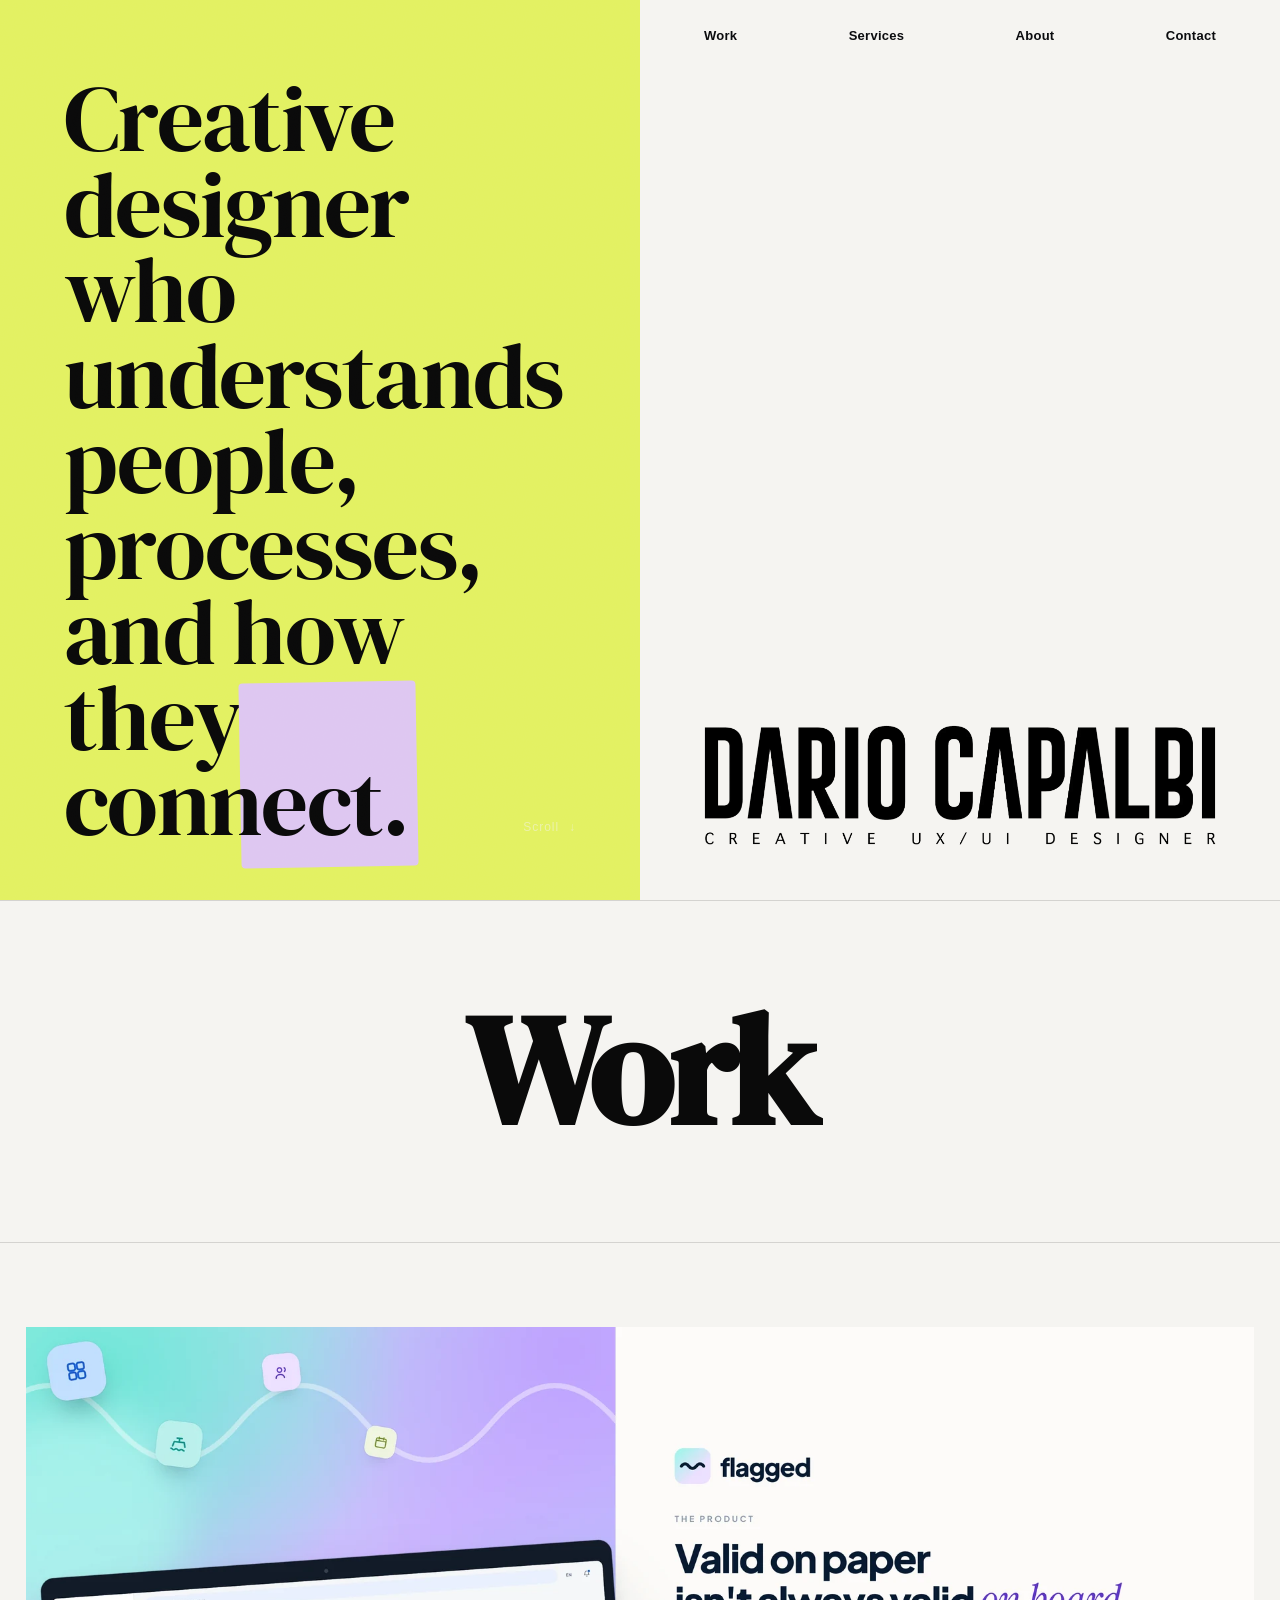
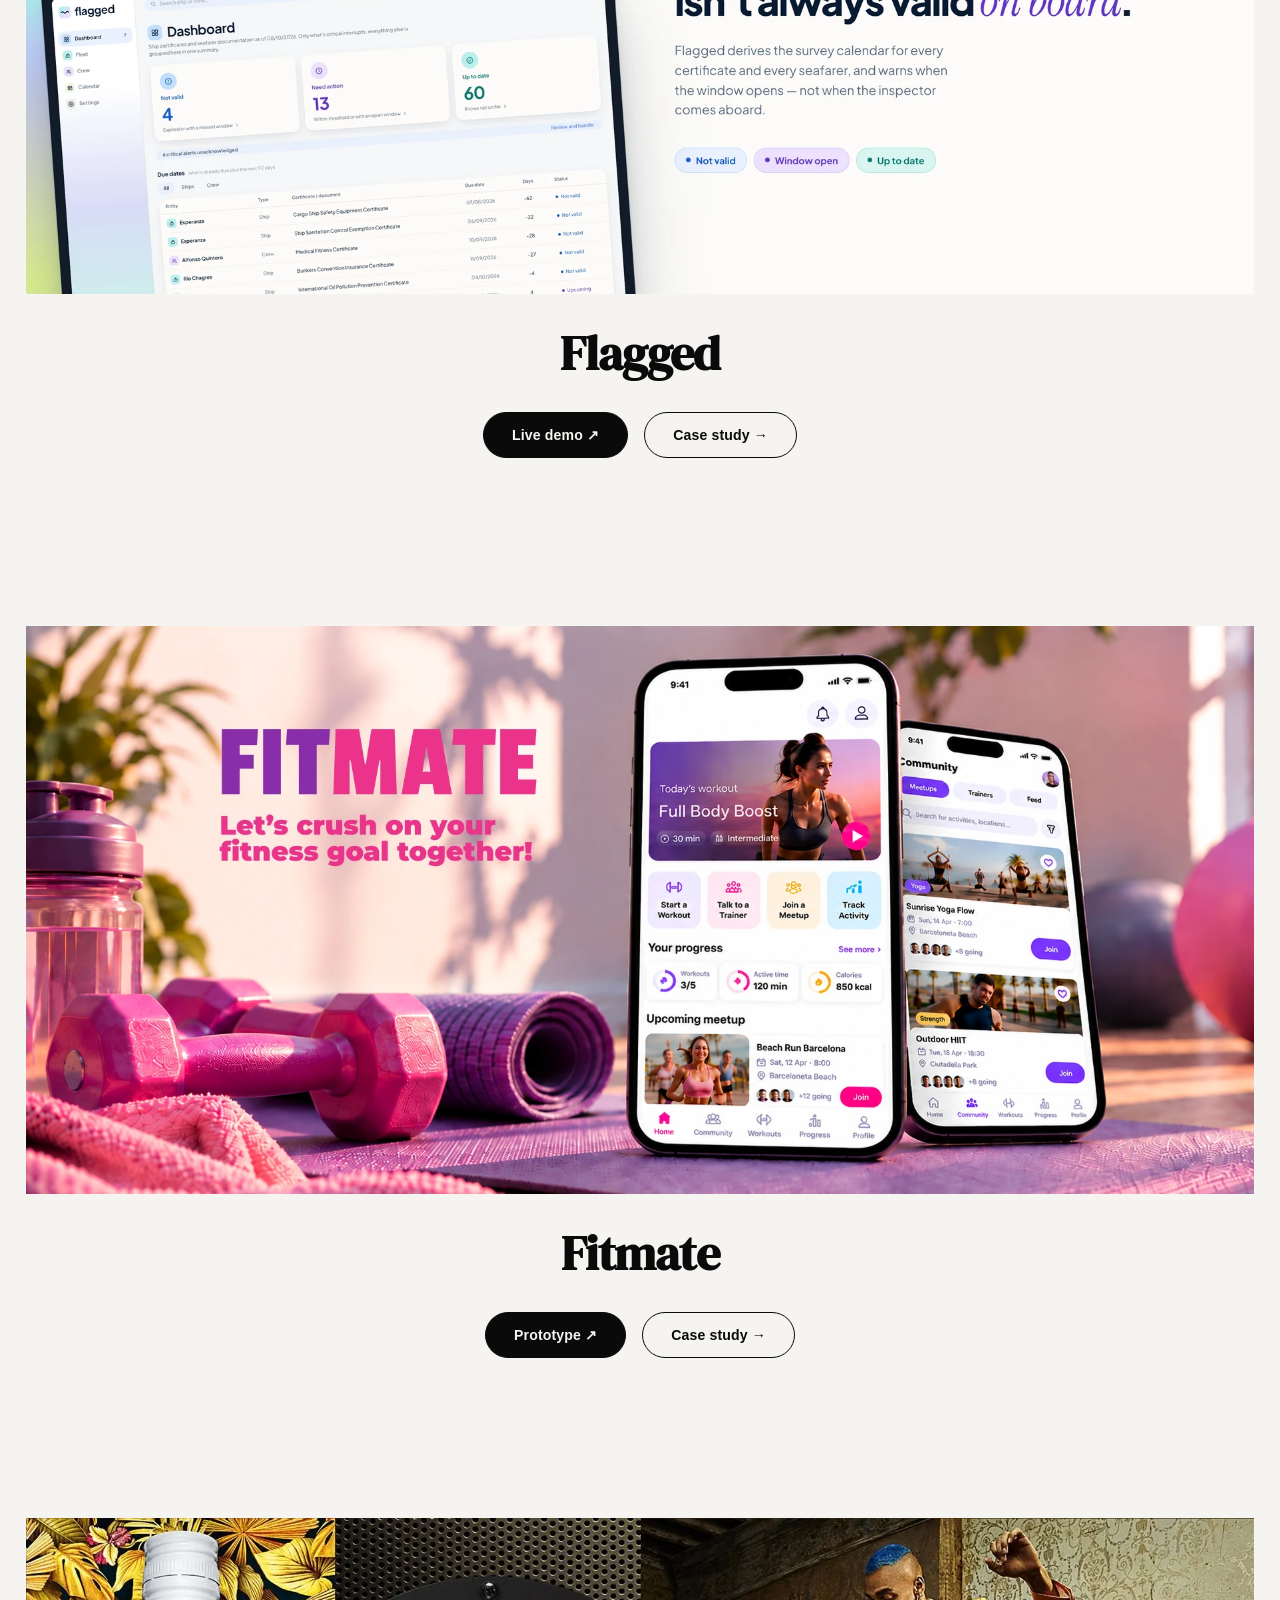
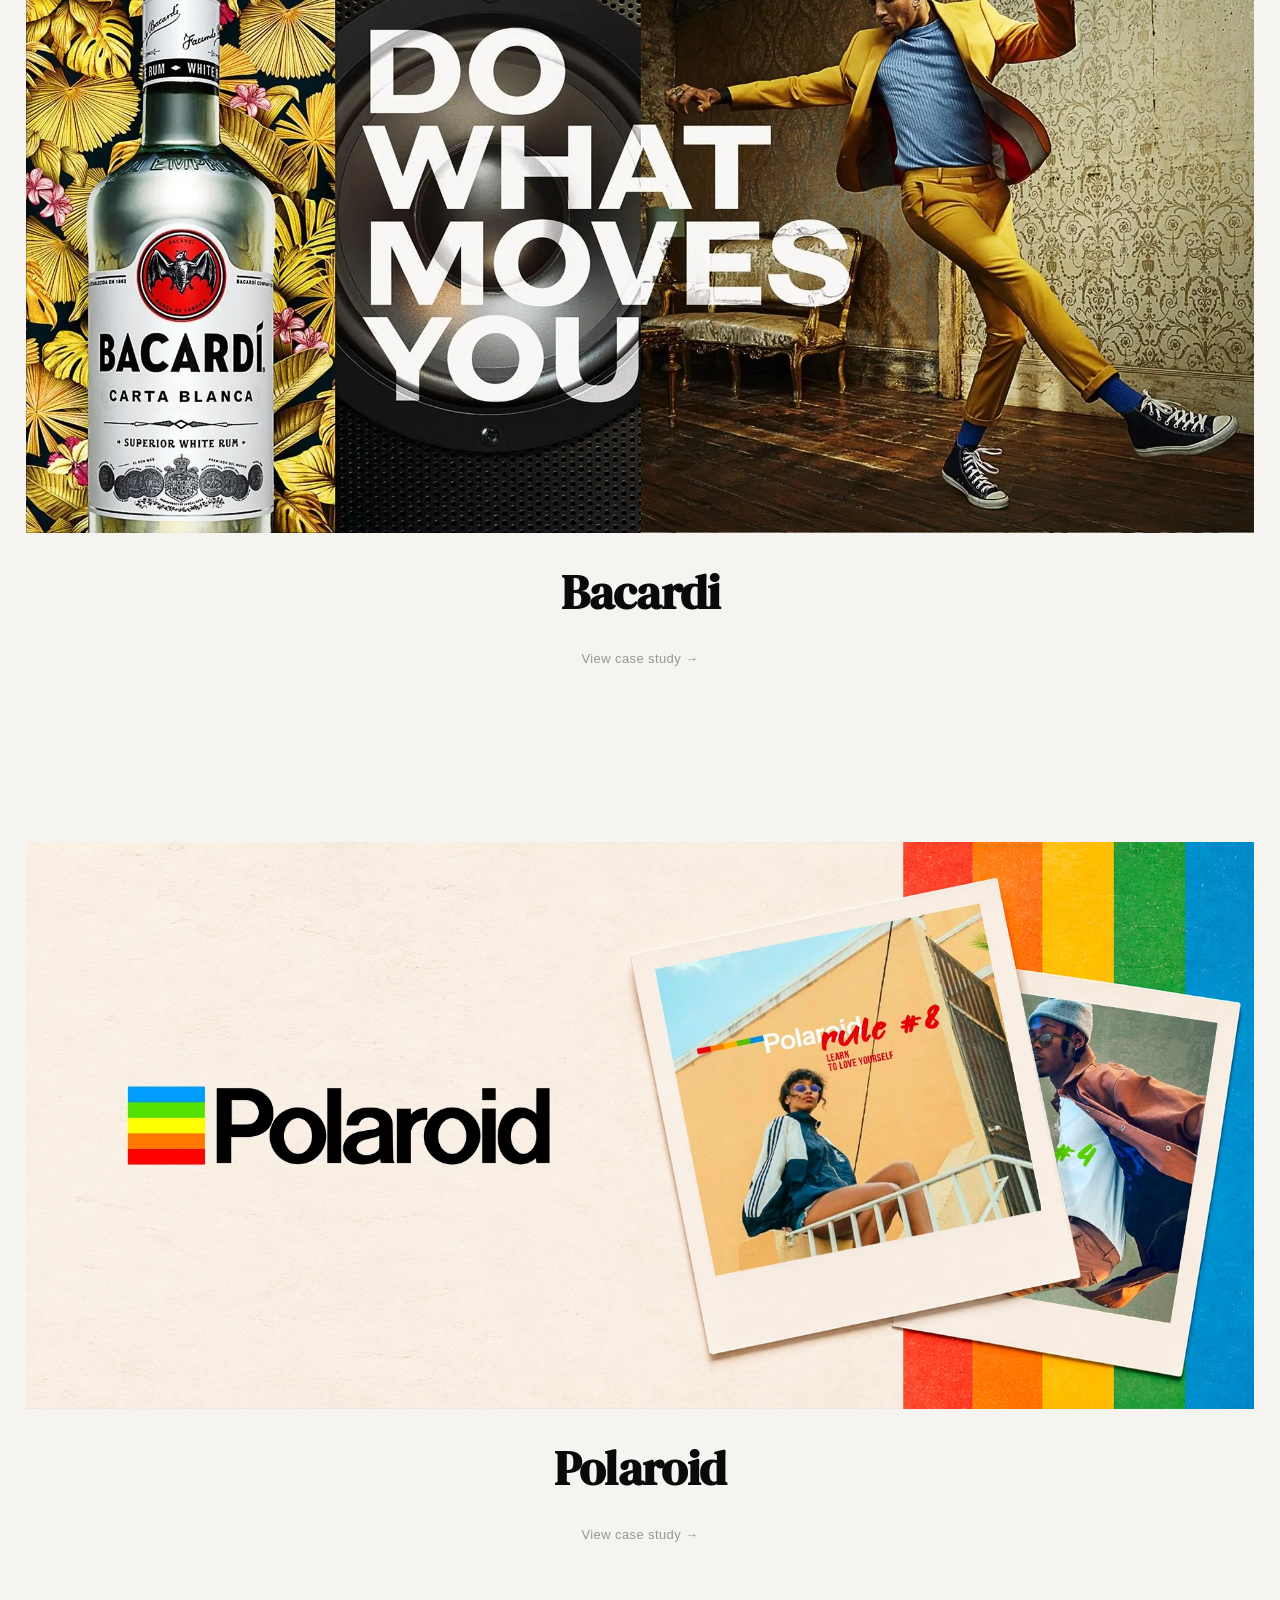
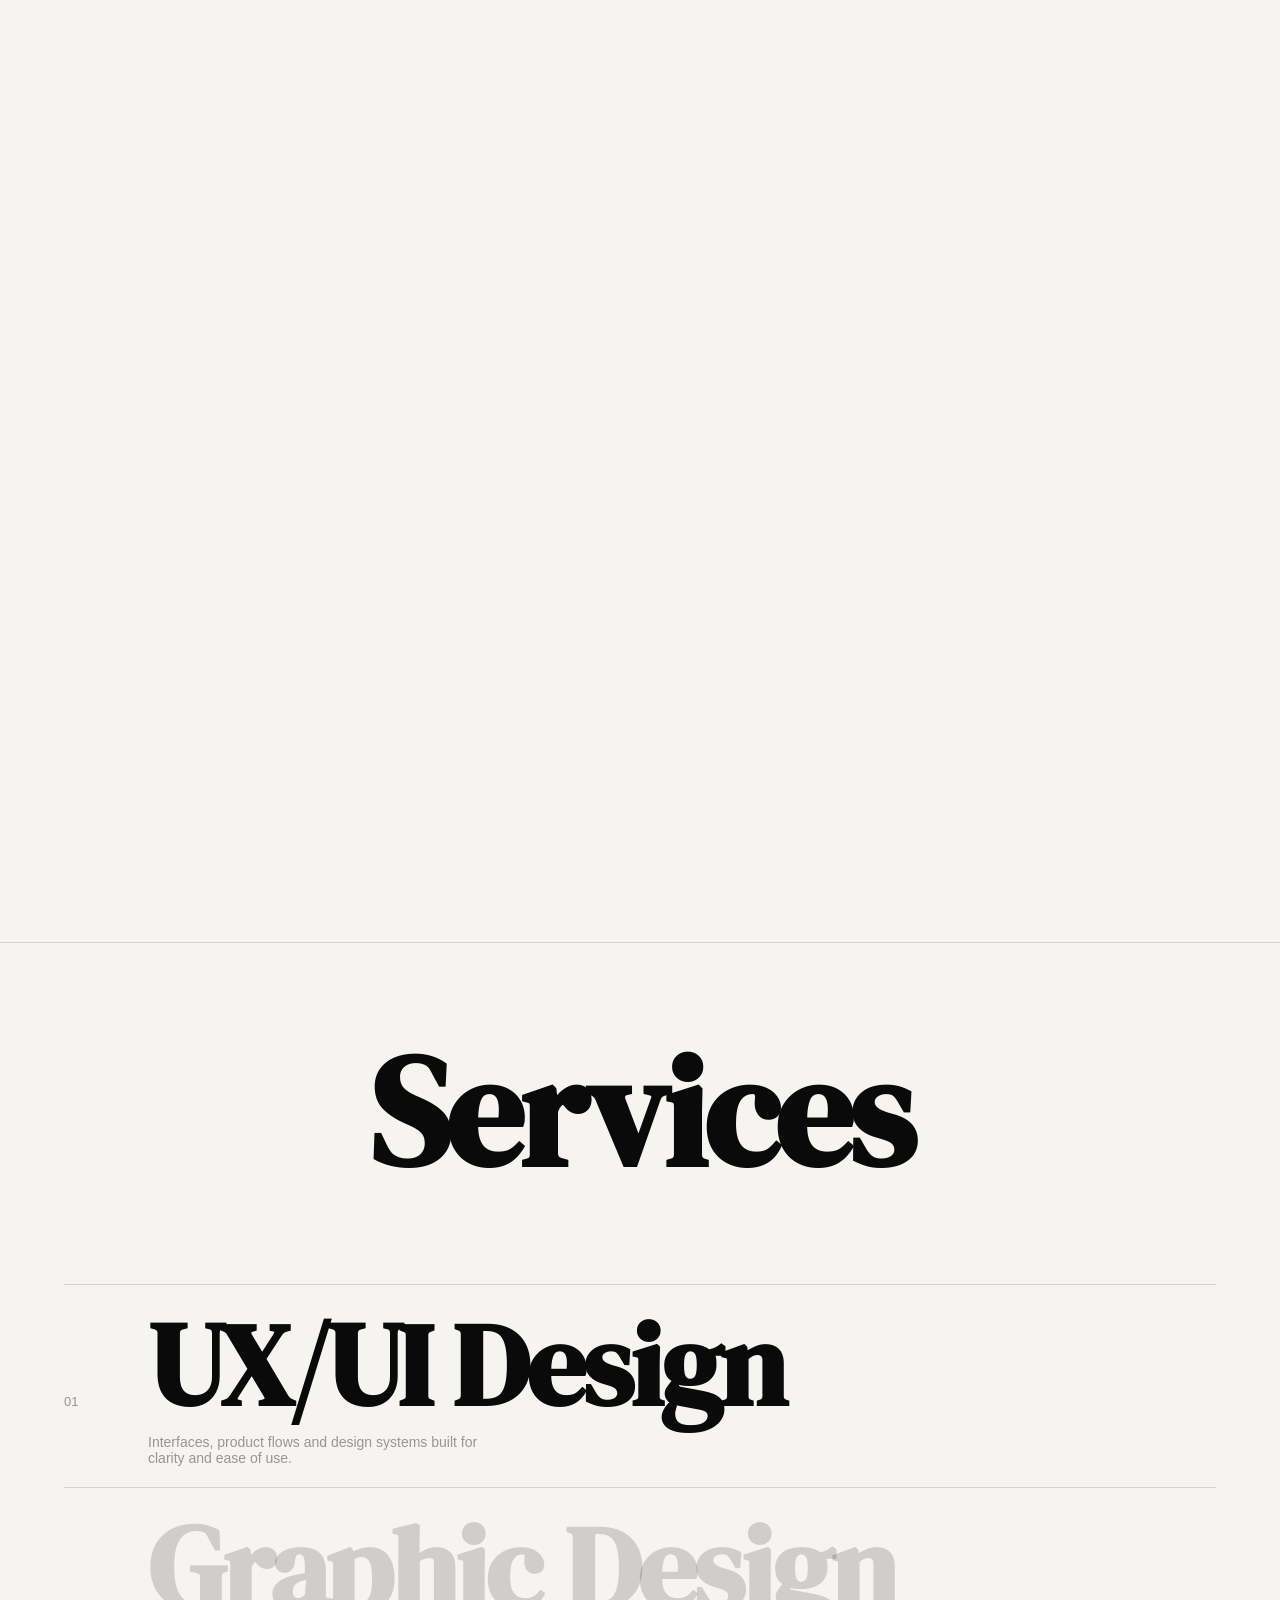
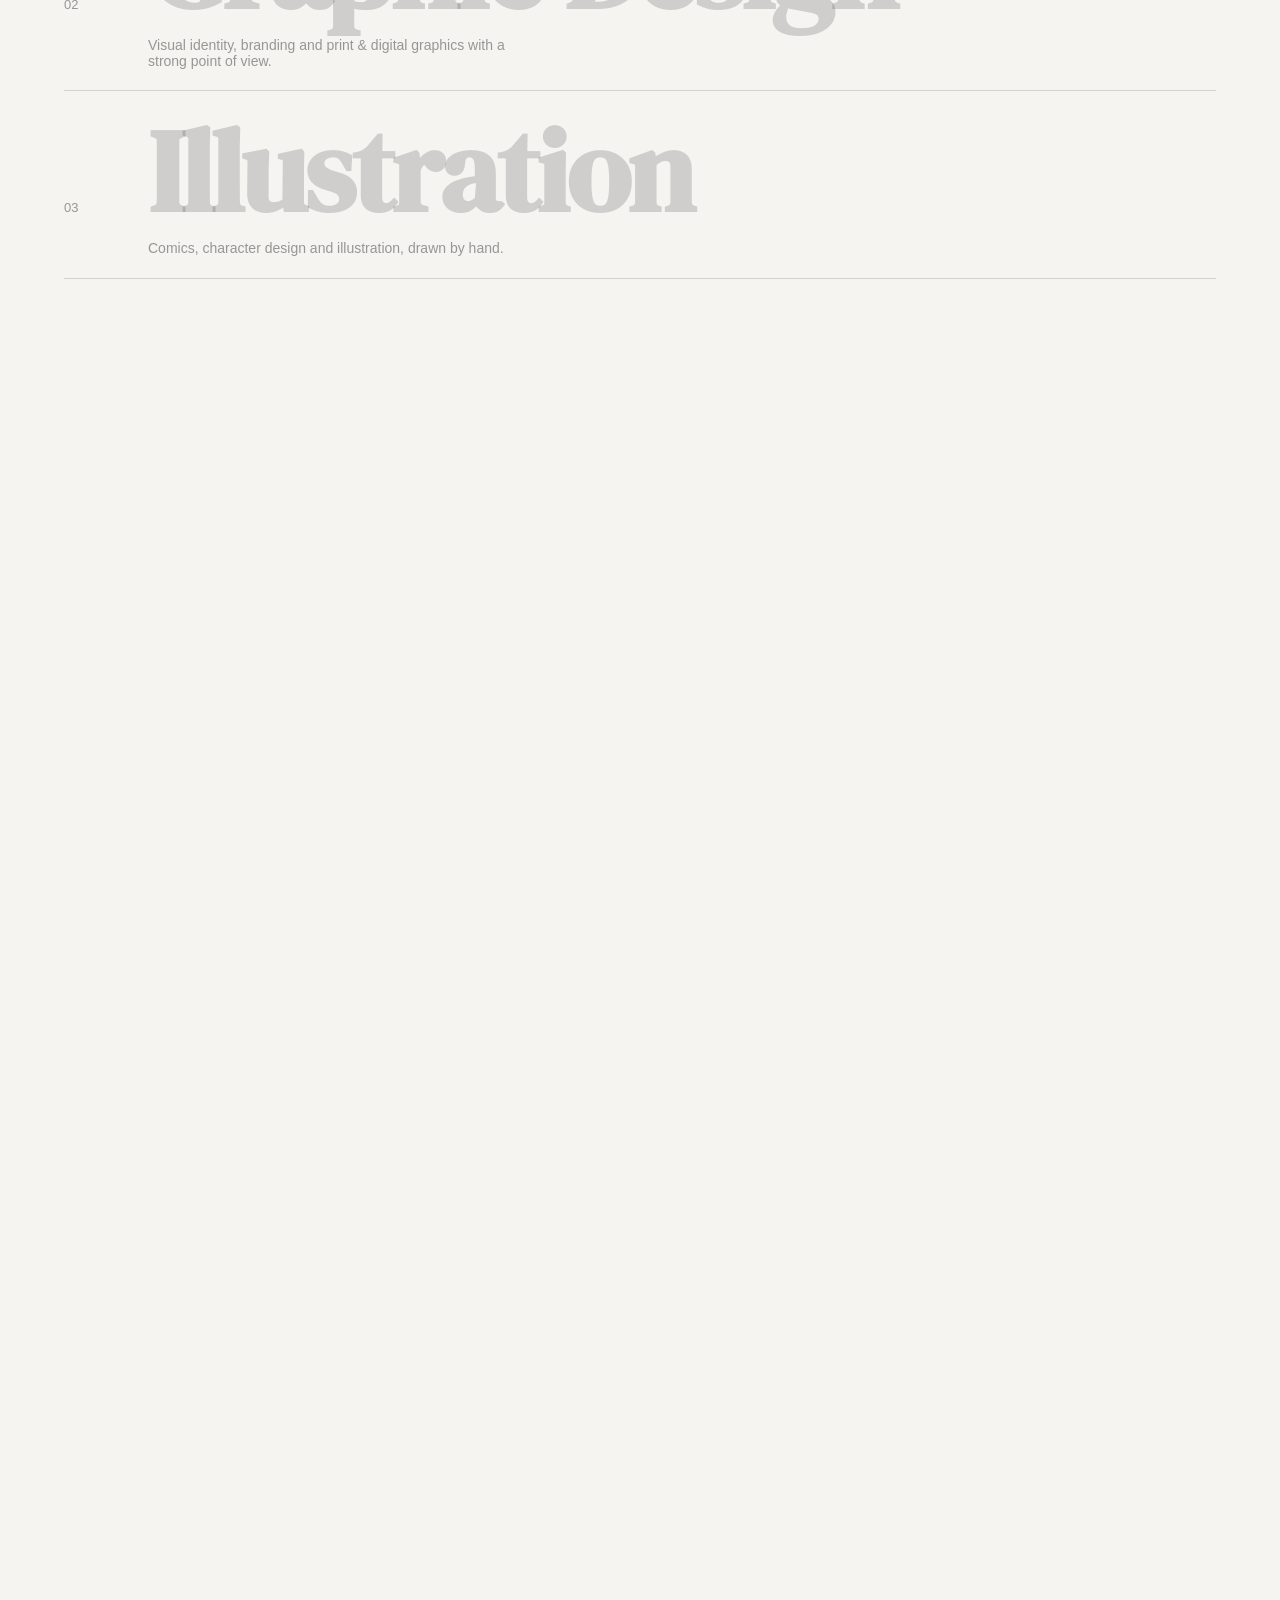
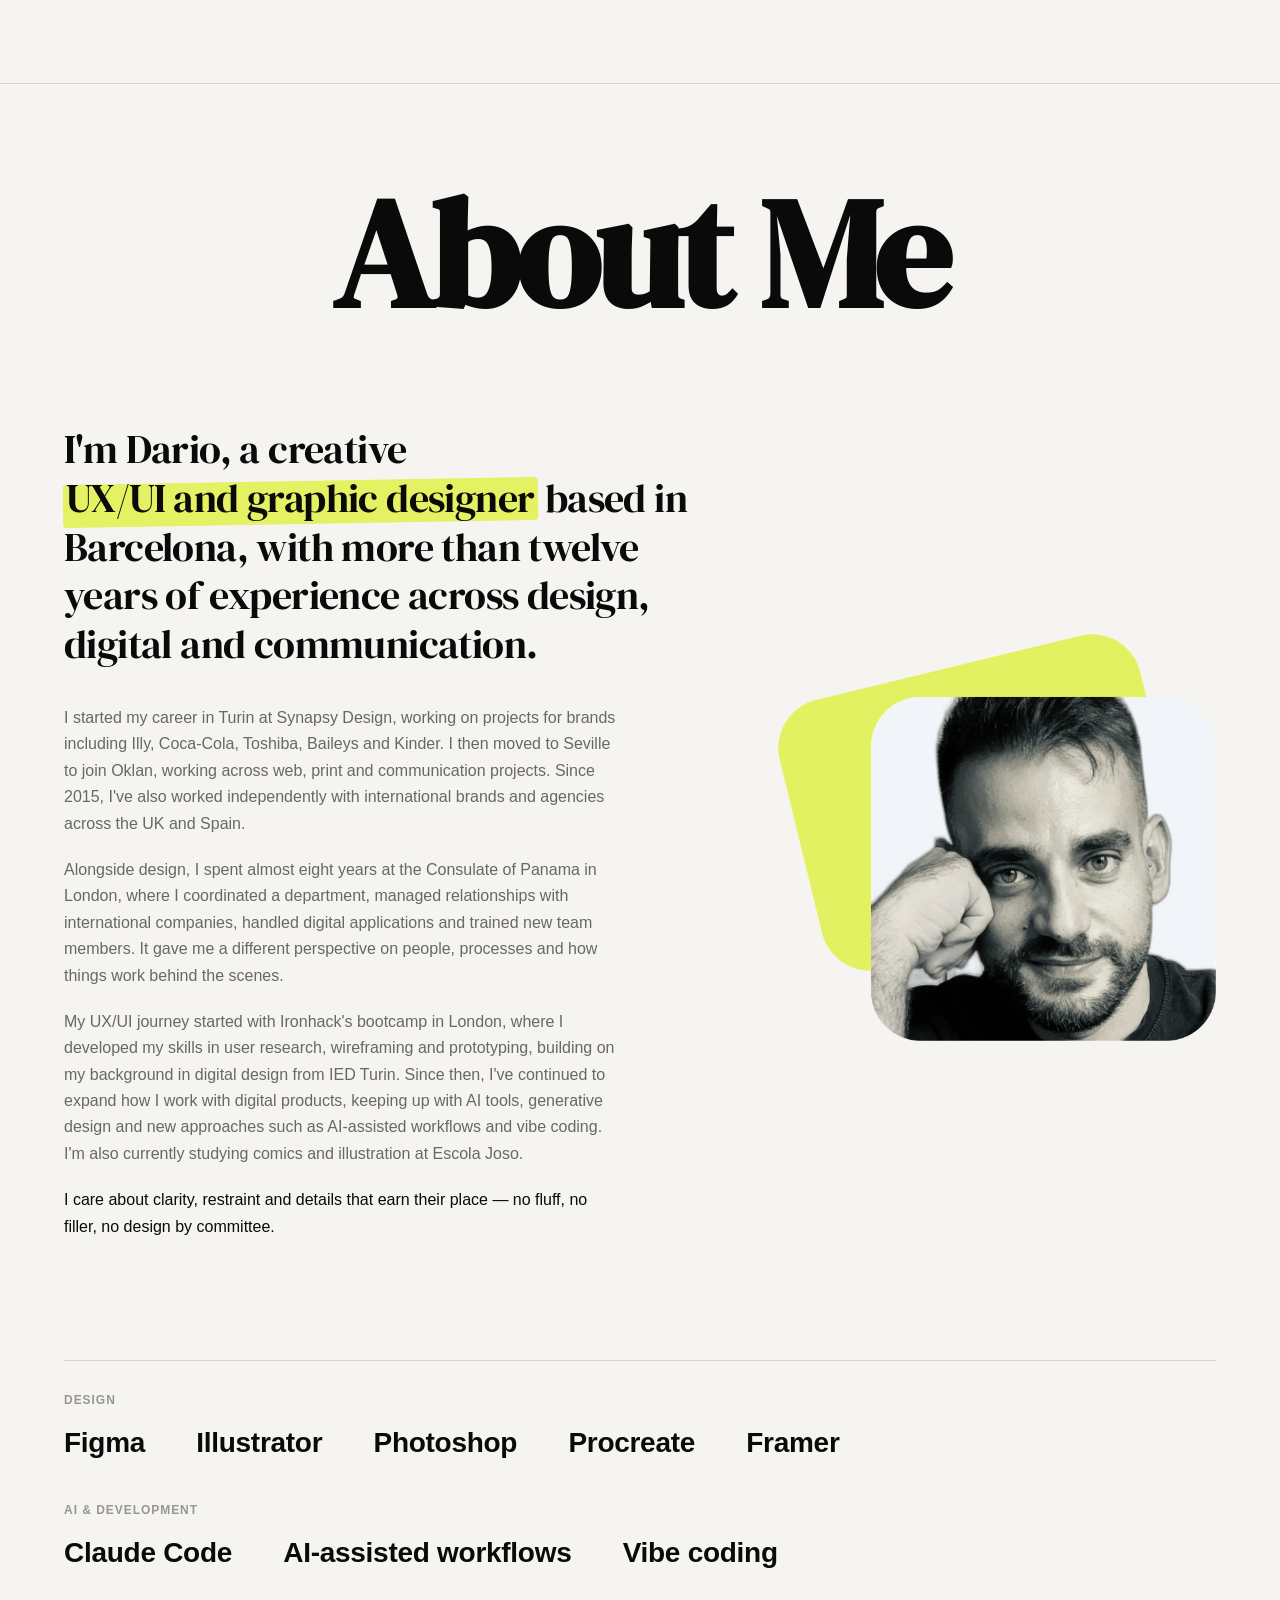
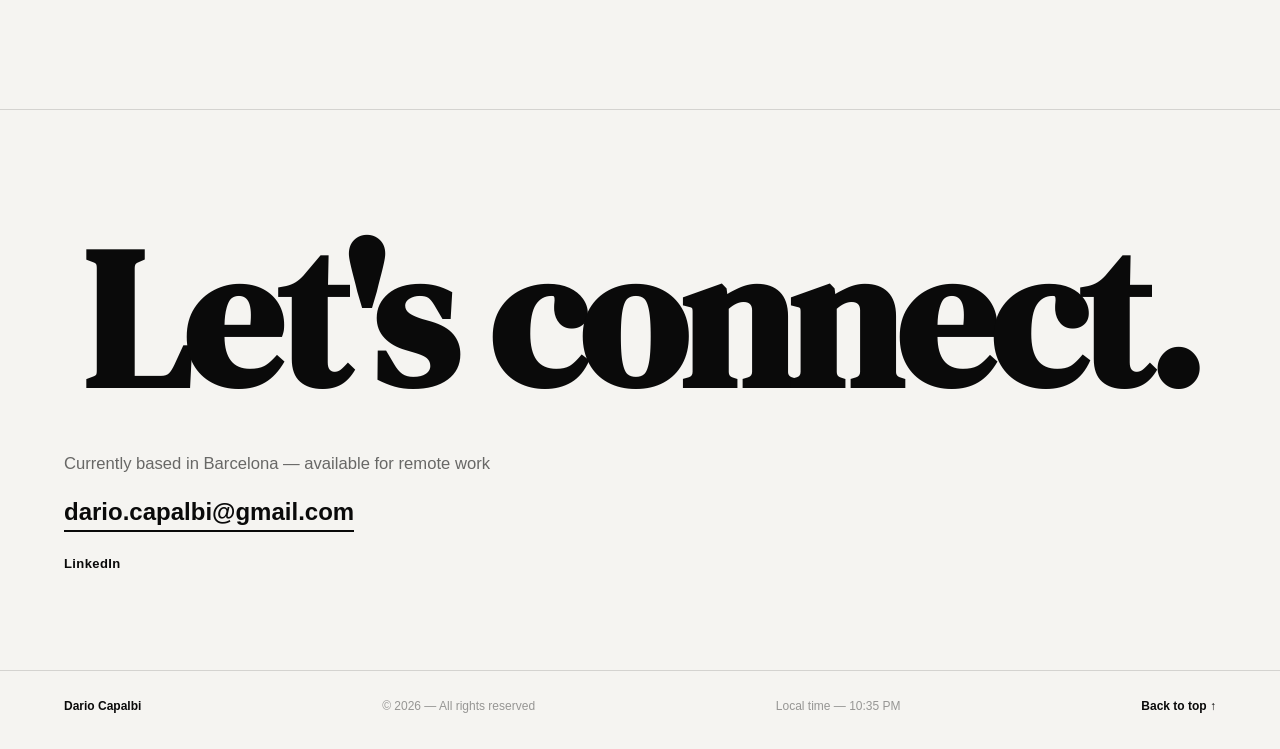
<file: index.html>
<!DOCTYPE html>
<html lang="en">
<head>
<meta charset="UTF-8">
<meta name="viewport" content="width=device-width, initial-scale=1.0">
<title>Dario Capalbi — Creative UX/UI &amp; Graphic Designer</title>
<meta name="description" content="Portfolio of Dario Capalbi, a creative UX/UI and graphic designer.">

<link rel="icon" type="image/svg+xml" href="data:image/svg+xml,%3Csvg xmlns='http://www.w3.org/2000/svg' viewBox='0 0 64 64'%3E%3Crect width='64' height='64' fill='%230A0A0A'/%3E%3Ctext x='32' y='42' font-family='Arial, sans-serif' font-weight='900' font-size='28' fill='%23F5F4F1' text-anchor='middle'%3EDC%3C/text%3E%3C/svg%3E">

<link rel="preconnect" href="https://api.fontshare.com">
<link href="https://api.fontshare.com/v2/css?f[]=switzer@400,500,600,700,800,900&display=swap" rel="stylesheet">

<link href="https://fonts.googleapis.com/css2?family=DM+Serif+Display:ital@0;1&display=swap" rel="stylesheet">

<link rel="stylesheet" href="css/styles.css?v=133">
</head>
<body>

<span id="top" aria-hidden="true"></span>

<div class="grain" aria-hidden="true"></div>

<div class="cursor-ball" id="cursor-ball" aria-hidden="true"><div class="cursor-ball__dot"></div></div>

<nav class="nav">
  <a href="#work">Work</a>
  <a href="#services">Services</a>
  <a href="#about">About</a>
  <a href="#contact">Contact</a>
</nav>


<header class="hero">
  <div class="hero__panel hero__panel--dark">
    <h1 class="hero__headline">
      <span>Creative designer</span>
      <span>who understands</span>
      <span>people, processes,</span>
      <span>and how they <i class="hero__accent">connect.</i></span>
    </h1>
    <p class="hero__scroll"><span>Scroll</span><i>↓</i></p>
  </div>
  <div class="hero__panel hero__panel--light">
    <div class="hero__wordmark">
      <img src="assets/dario-wordmark.png" alt="Dario Capalbi — Creative UX/UI Designer" class="wordmark__img">
    </div>
  </div>
</header>

<main>

  <section class="section" id="work">
    <div class="section__head section__head--wide">
      <h2 class="emerge">Work</h2>
    </div>

    <div class="work__empty">
      <div class="work__slot reveal">
        <div class="work__box work__box--01"></div>
        <p class="work__title">Flagged</p>
        <div class="work__actions">
          <a class="work__btn work__btn--solid" href="flagged-demo/">Live demo &nearr;</a>
          <a class="work__btn" href="flagged.html">Case study &rarr;</a>
        </div>
      </div>
      <div class="work__slot reveal">
        <div class="work__box work__box--02"></div>
        <p class="work__title">Fitmate</p>
        <div class="work__actions">
          <a class="work__btn work__btn--solid" href="fitmate-prototype.html">Prototype &nearr;</a>
          <a class="work__btn" href="fitmate.html">Case study &rarr;</a>
        </div>
      </div>
      <a class="work__slot reveal" href="bacardi.html">
        <div class="work__box work__box--03"></div>
        <p class="work__title">Bacardi</p>
        <small class="work__status">View case study &rarr;</small>
      </a>
      <a class="work__slot reveal" href="polaroid.html">
        <div class="work__box work__box--04"></div>
        <p class="work__title">Polaroid</p>
        <small class="work__status">View case study &rarr;</small>
      </a>
    </div>
  </section>

  <section class="section" id="services">
    <div class="section__head section__head--full">
      <h2 class="emerge">Services</h2>
    </div>

    <div class="services__pin-wrap">
      <div class="services__pin-stage">
        <ul class="services__list">
          <li class="services__item reveal">
            <span class="services__index">01</span>
            <span class="services__name">UX/UI Design</span>
            <p class="services__desc">Interfaces, product flows and design systems built for clarity and ease of use.</p>
          </li>
          <li class="services__item reveal">
            <span class="services__index">02</span>
            <span class="services__name">Graphic Design</span>
            <p class="services__desc">Visual identity, branding and print &amp; digital graphics with a strong point of view.</p>
          </li>
          <li class="services__item reveal">
            <span class="services__index">03</span>
            <span class="services__name">Illustration</span>
            <p class="services__desc">Comics, character design and illustration, drawn by hand.</p>
          </li>
        </ul>
      </div>
    </div>
  </section>

  <section class="section section--pin" id="about">
    <div class="section__head section__head--wide">
      <h2 class="emerge">About Me</h2>
    </div>

    <div class="about__body">
      <div class="about__grid">
      <div class="about__text">
        <p class="about__statement reveal">I'm Dario, a creative <span class="segno-lime">UX/UI and graphic designer</span> based in Barcelona, with more than twelve years of experience across design, digital and communication.</p>
        <p class="about__bio reveal">I started my career in Turin at Synapsy Design, working on projects for brands including Illy, Coca-Cola, Toshiba, Baileys and Kinder. I then moved to Seville to join Oklan, working across web, print and communication projects. Since 2015, I've also worked independently with international brands and agencies across the UK and Spain.</p>
        <p class="about__bio reveal">Alongside design, I spent almost eight years at the Consulate of Panama in London, where I coordinated a department, managed relationships with international companies, handled digital applications and trained new team members. It gave me a different perspective on people, processes and how things work behind the scenes.</p>
        <p class="about__bio reveal">My UX/UI journey started with Ironhack's bootcamp in London, where I developed my skills in user research, wireframing and prototyping, building on my background in digital design from IED Turin. Since then, I've continued to expand how I work with digital products, keeping up with AI tools, generative design and new approaches such as AI-assisted workflows and vibe coding. I'm also currently studying comics and illustration at Escola Joso.</p>
        <p class="about__bio reveal">I care about clarity, restraint and details that earn their place &mdash; no fluff, no filler, no design by committee.</p>
      </div>
      <figure class="about__portrait reveal">
        <img src="assets/dario-portrait-3.webp" alt="Dario Capalbi" width="1400" height="1306">
      </figure>
    </div>

      <div class="about__tools reveal">
        <div class="about__tools-group">
          <span class="about__tools-label">Design</span>
          <ul>
            <li>Figma</li>
            <li>Illustrator</li>
            <li>Photoshop</li>
            <li>Procreate</li>
            <li>Framer</li>
          </ul>
        </div>
        <div class="about__tools-group">
          <span class="about__tools-label">AI &amp; Development</span>
          <ul>
            <li>Claude Code</li>
            <li>AI-assisted workflows</li>
            <li>Vibe coding</li>
          </ul>
        </div>
      </div>
    </div>
  </section>

  <section class="section section--contact" id="contact">
    <h2 class="contact__headline emerge">Let's connect.</h2>
    <p class="contact__note reveal">Currently based in Barcelona &mdash; available for remote work</p>
    <a class="contact__email reveal" href="mailto:dario.capalbi@gmail.com">dario.capalbi@gmail.com</a>
    <div class="contact__socials reveal">
      <a href="https://www.linkedin.com/in/dario-capalbi-668a0b32" target="_blank" rel="noopener">LinkedIn</a>
    </div>
  </section>

</main>

<footer class="footer">
  <span class="footer__name">Dario Capalbi</span>
  <span class="footer__copy">© <span id="year"></span> — All rights reserved</span>
  <span class="footer__clock" id="clock">Local time — --:--</span>
  <a href="#top" class="footer__top">Back to top ↑</a>
</footer>

<script src="js/main.js?v=17"></script>
</body>
</html>
</file>
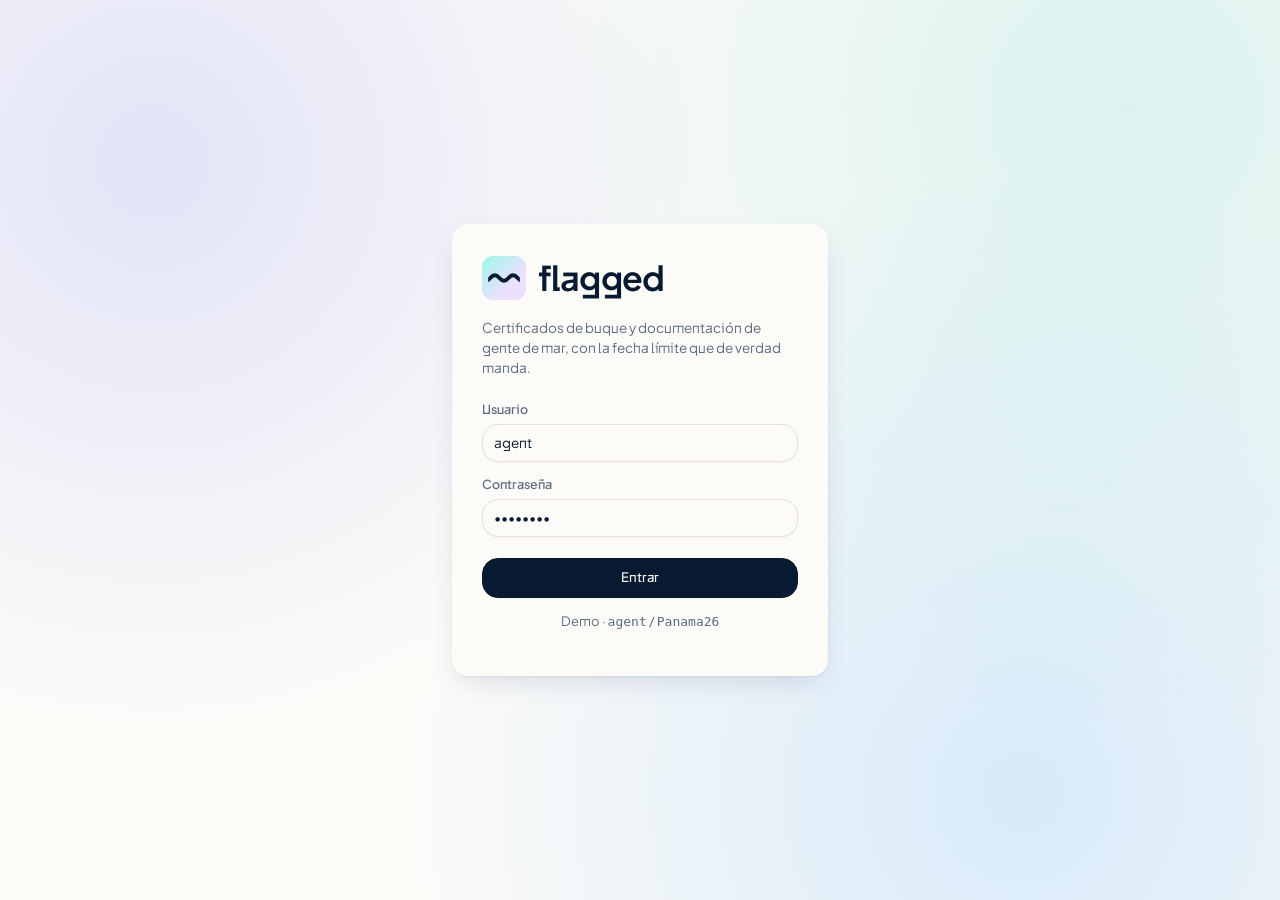
<file: flagged-demo/index.html>
<!doctype html>
<html lang="es">
  <head>
    <meta charset="UTF-8" />
    <meta name="viewport" content="width=device-width, initial-scale=1.0" />
    <title>Flagged</title>
    <link rel="icon" type="image/svg+xml" href="/flagged-demo/marca.svg" />
    <meta name="theme-color" content="#5F8AFA" />
    <link rel="preconnect" href="https://fonts.googleapis.com" />
    <link rel="preconnect" href="https://fonts.gstatic.com" crossorigin />
    <link
      rel="stylesheet"
      href="https://fonts.googleapis.com/css2?family=Plus+Jakarta+Sans:wght@200..800&display=swap"
    />
    <script type="module" crossorigin src="/flagged-demo/assets/index-hzwmH1Vb.js"></script>
    <link rel="stylesheet" crossorigin href="/flagged-demo/assets/index-DX0MVbob.css">
  </head>
  <body>
    <div id="root"></div>
  </body>
</html>
</file>
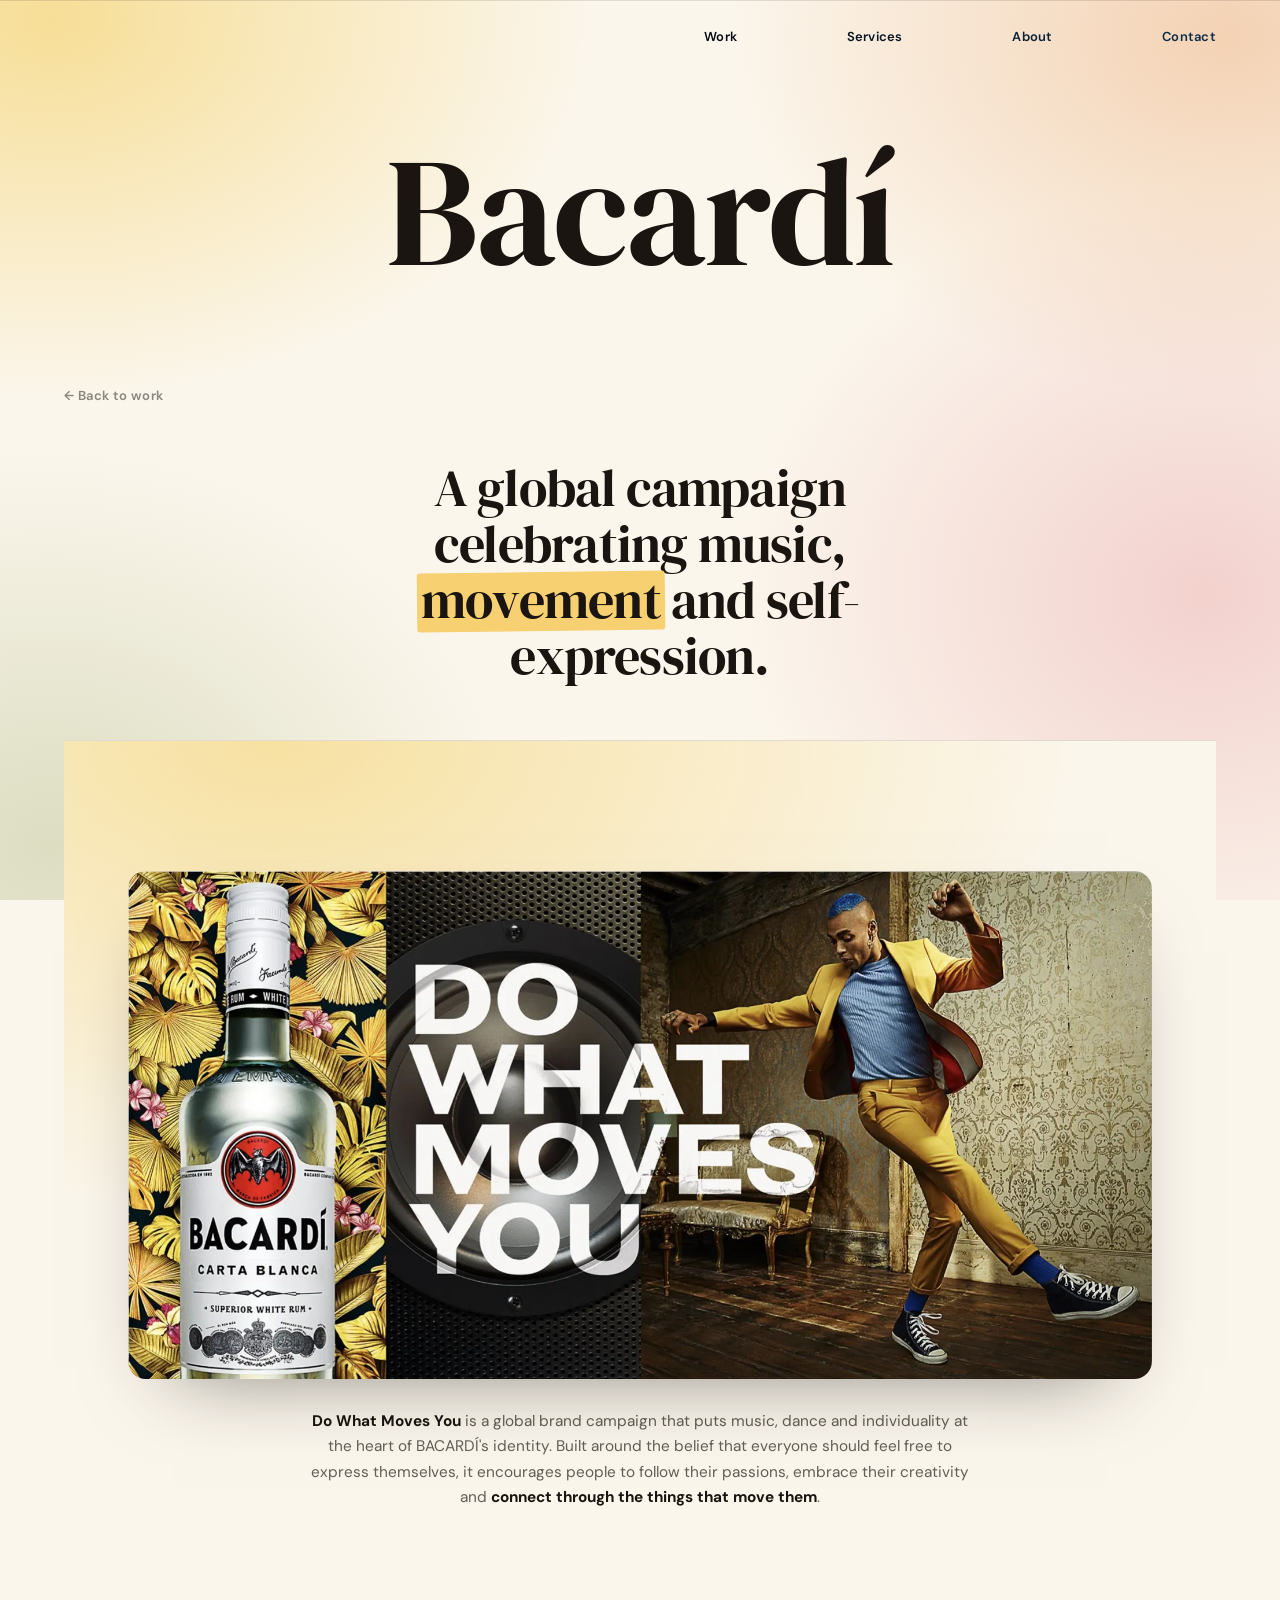
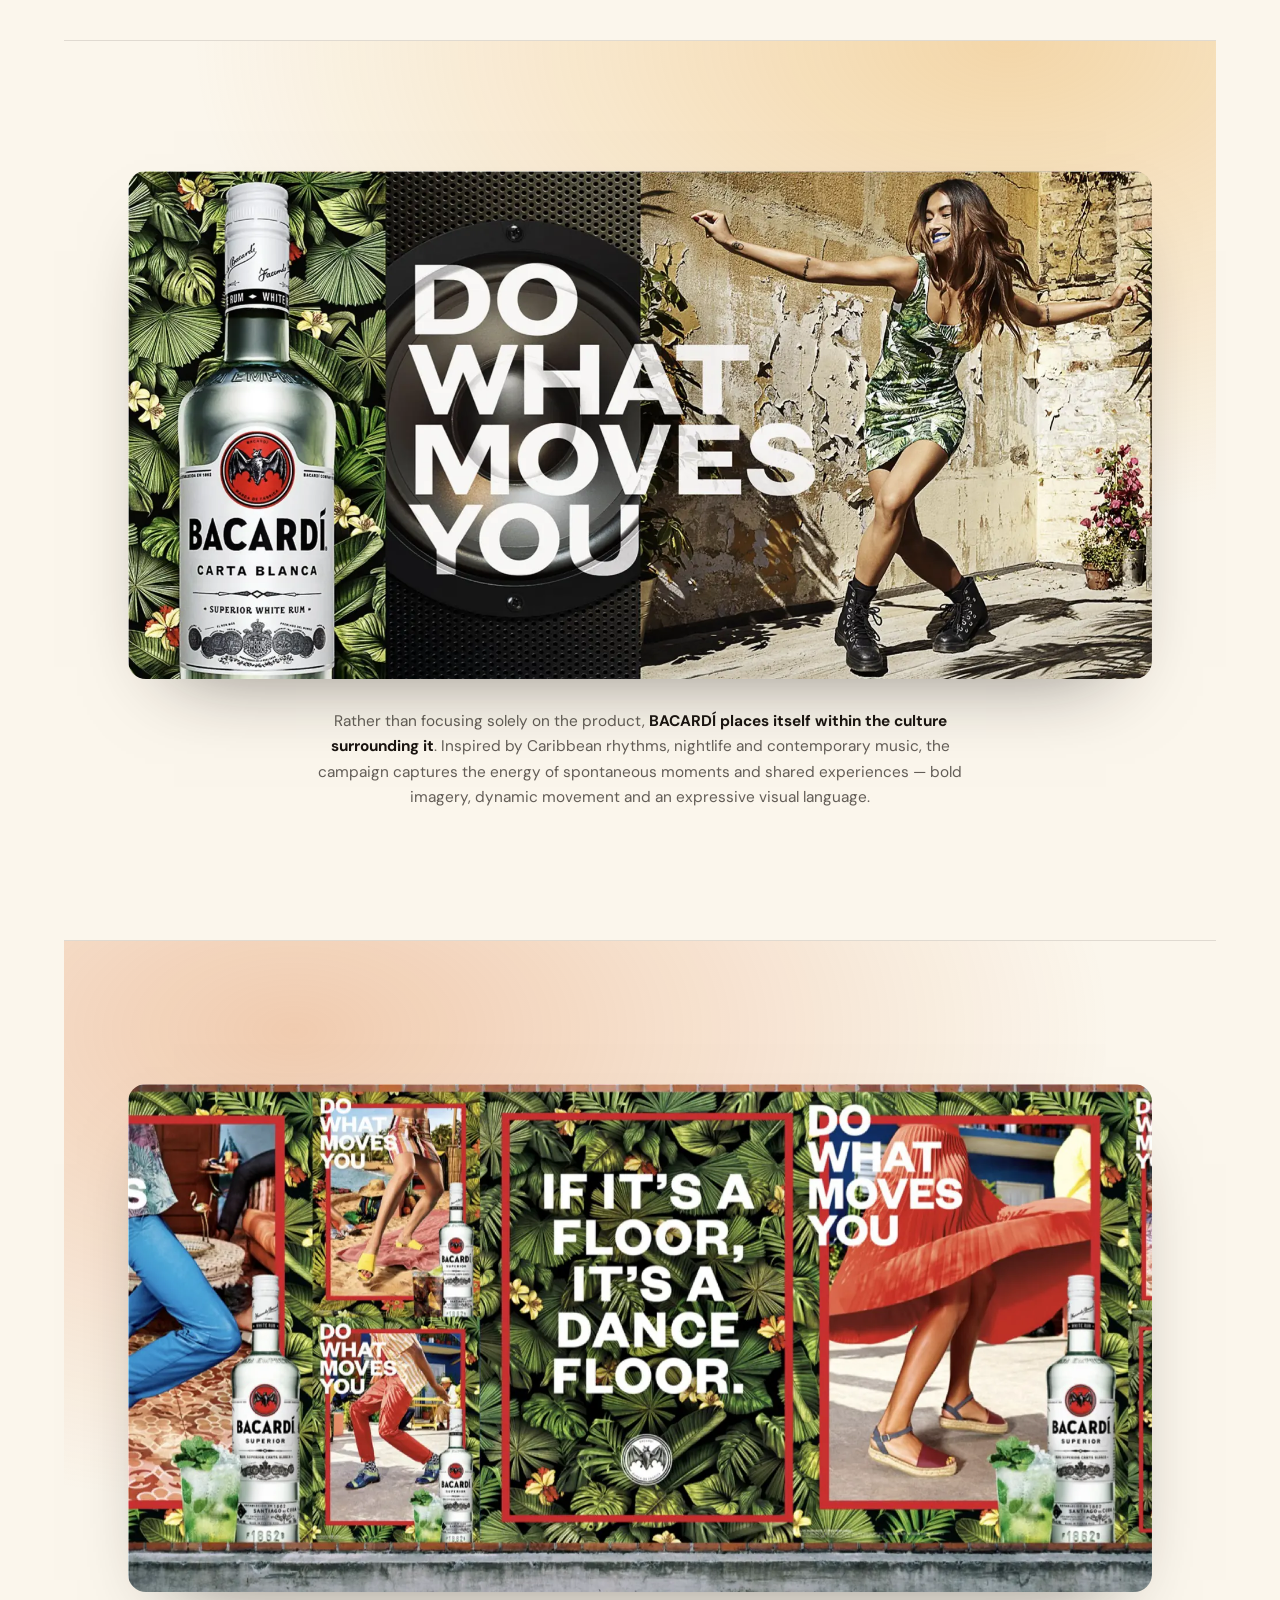
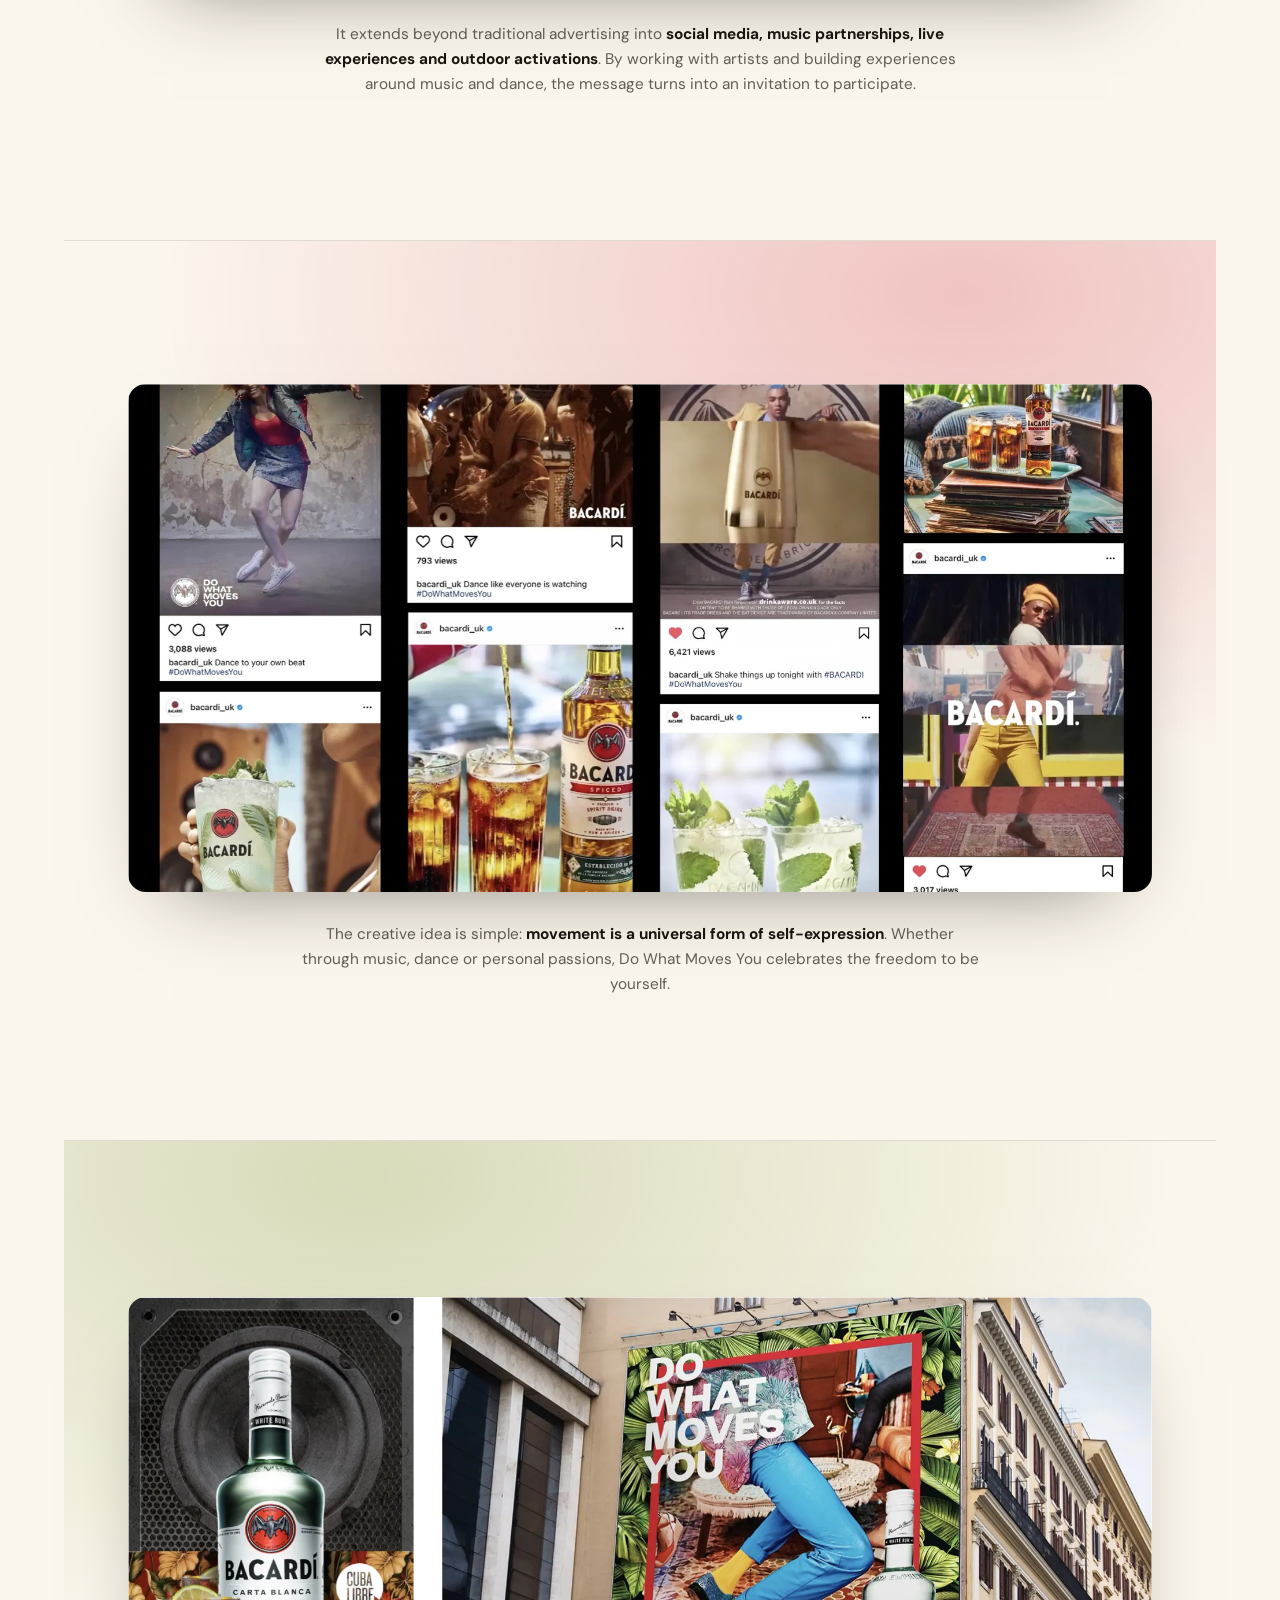
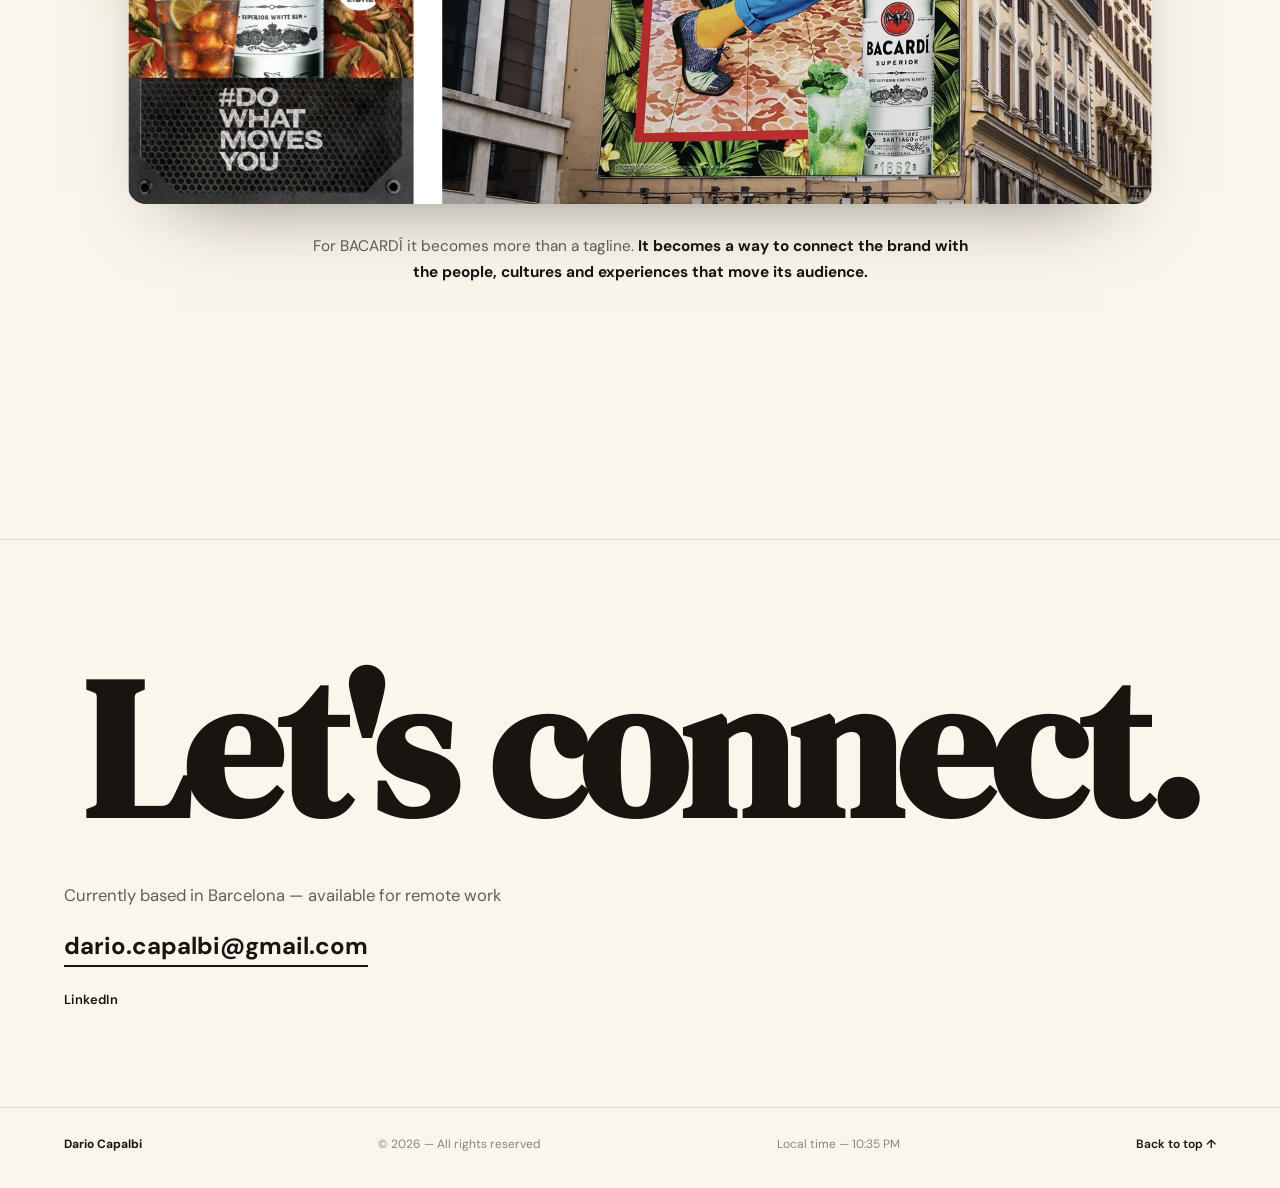
<file: bacardi.html>
<!DOCTYPE html>
<html lang="en">
<head>
<meta charset="UTF-8">
<meta name="viewport" content="width=device-width, initial-scale=1.0">
<title>Bacardí — Dario Capalbi</title>
<meta name="description" content="Bacardí &ldquo;Do What Moves You&rdquo; — campaign work by Dario Capalbi.">

<link rel="icon" type="image/svg+xml" href="data:image/svg+xml,%3Csvg xmlns='http://www.w3.org/2000/svg' viewBox='0 0 64 64'%3E%3Crect width='64' height='64' fill='%230A0A0A'/%3E%3Ctext x='32' y='42' font-family='Arial, sans-serif' font-weight='900' font-size='28' fill='%23F5F4F1' text-anchor='middle'%3EDC%3C/text%3E%3C/svg%3E">

<link rel="preconnect" href="https://api.fontshare.com">
<link href="https://api.fontshare.com/v2/css?f[]=switzer@400,500,600,700,800,900&display=swap" rel="stylesheet">

<link href="https://fonts.googleapis.com/css2?family=DM+Sans:ital,opsz,wght@0,9..40,400;0,9..40,500;0,9..40,700;1,9..40,400&family=DM+Serif+Display:ital@0;1&display=swap" rel="stylesheet">

<link rel="stylesheet" href="css/styles.css?v=133">
<link rel="stylesheet" href="css/caso-deck.css?v=1">
</head>
<body class="caso-bc">

<div class="grain" aria-hidden="true"></div>

<div class="cursor-ball" id="cursor-ball" aria-hidden="true"><div class="cursor-ball__dot"></div></div>

<nav class="nav">
  <a href="index.html#work">Work</a>
  <a href="index.html#services">Services</a>
  <a href="index.html#about">About</a>
  <a href="index.html#contact">Contact</a>
</nav>

<main>

  <section class="section" id="top">
    <div class="section__head section__head--wide">
      <h2 class="emerge">Bacardí</h2>
    </div>

    <p class="case__back reveal"><a href="index.html#work">&larr; Back to work</a></p>

    <p class="case__lead case__lead--stretto reveal">A global campaign celebrating music, <span class="segno">movement</span> and self-expression.</p>

    <div class="case__deck">
      <div class="case__slot reveal">
        <img class="case__shot" src="assets/bacardi-01.webp" alt="Bacardí Do What Moves You — key visual" width="1771" height="878">
        <p class="case__nota"><strong>Do What Moves You</strong> is a global brand campaign that puts music, dance and individuality at the heart of BACARDÍ's identity. Built around the belief that everyone should feel free to express themselves, it encourages people to follow their passions, embrace their creativity and <strong>connect through the things that move them</strong>.</p>
      </div>
      <div class="case__slot reveal">
        <img class="case__shot" src="assets/bacardi-02.webp" alt="Bacardí Do What Moves You — key visual" width="1771" height="878" loading="lazy">
        <p class="case__nota">Rather than focusing solely on the product, <strong>BACARDÍ places itself within the culture surrounding it</strong>. Inspired by Caribbean rhythms, nightlife and contemporary music, the campaign captures the energy of spontaneous moments and shared experiences — bold imagery, dynamic movement and an expressive visual language.</p>
      </div>
      <div class="case__slot reveal">
        <img class="case__shot" src="assets/bacardi-03.webp" alt="Bacardí — If it's a floor, it's a dance floor" width="1771" height="878" loading="lazy">
        <p class="case__nota">It extends beyond traditional advertising into <strong>social media, music partnerships, live experiences and outdoor activations</strong>. By working with artists and building experiences around music and dance, the message turns into an invitation to participate.</p>
      </div>
      <div class="case__slot reveal">
        <img class="case__shot" src="assets/bacardi-04.webp" alt="Bacardí — social campaign" width="1771" height="878" loading="lazy">
        <p class="case__nota">The creative idea is simple: <strong>movement is a universal form of self-expression</strong>. Whether through music, dance or personal passions, Do What Moves You celebrates the freedom to be yourself.</p>
      </div>
      <div class="case__slot reveal">
        <img class="case__shot" src="assets/bacardi-05.webp" alt="Bacardí — outdoor and poster" width="1772" height="878" loading="lazy">
        <p class="case__nota">For BACARDÍ it becomes more than a tagline. <strong>It becomes a way to connect the brand with the people, cultures and experiences that move its audience.</strong></p>
      </div>
    </div>
  </section>

  <section class="section section--contact" id="contact">
    <h2 class="contact__headline emerge">Let's connect.</h2>
    <p class="contact__note reveal">Currently based in Barcelona &mdash; available for remote work</p>
    <a class="contact__email reveal" href="mailto:dario.capalbi@gmail.com">dario.capalbi@gmail.com</a>
    <div class="contact__socials reveal">
      <a href="https://www.linkedin.com/in/dario-capalbi-668a0b32" target="_blank" rel="noopener">LinkedIn</a>
    </div>
  </section>

</main>

<footer class="footer">
  <span class="footer__name">Dario Capalbi</span>
  <span class="footer__copy">© <span id="year"></span> — All rights reserved</span>
  <span class="footer__clock" id="clock">Local time — --:--</span>
  <a href="#top" class="footer__top">Back to top ↑</a>
</footer>

<script src="js/main.js?v=17"></script>
</body>
</html>
</file>
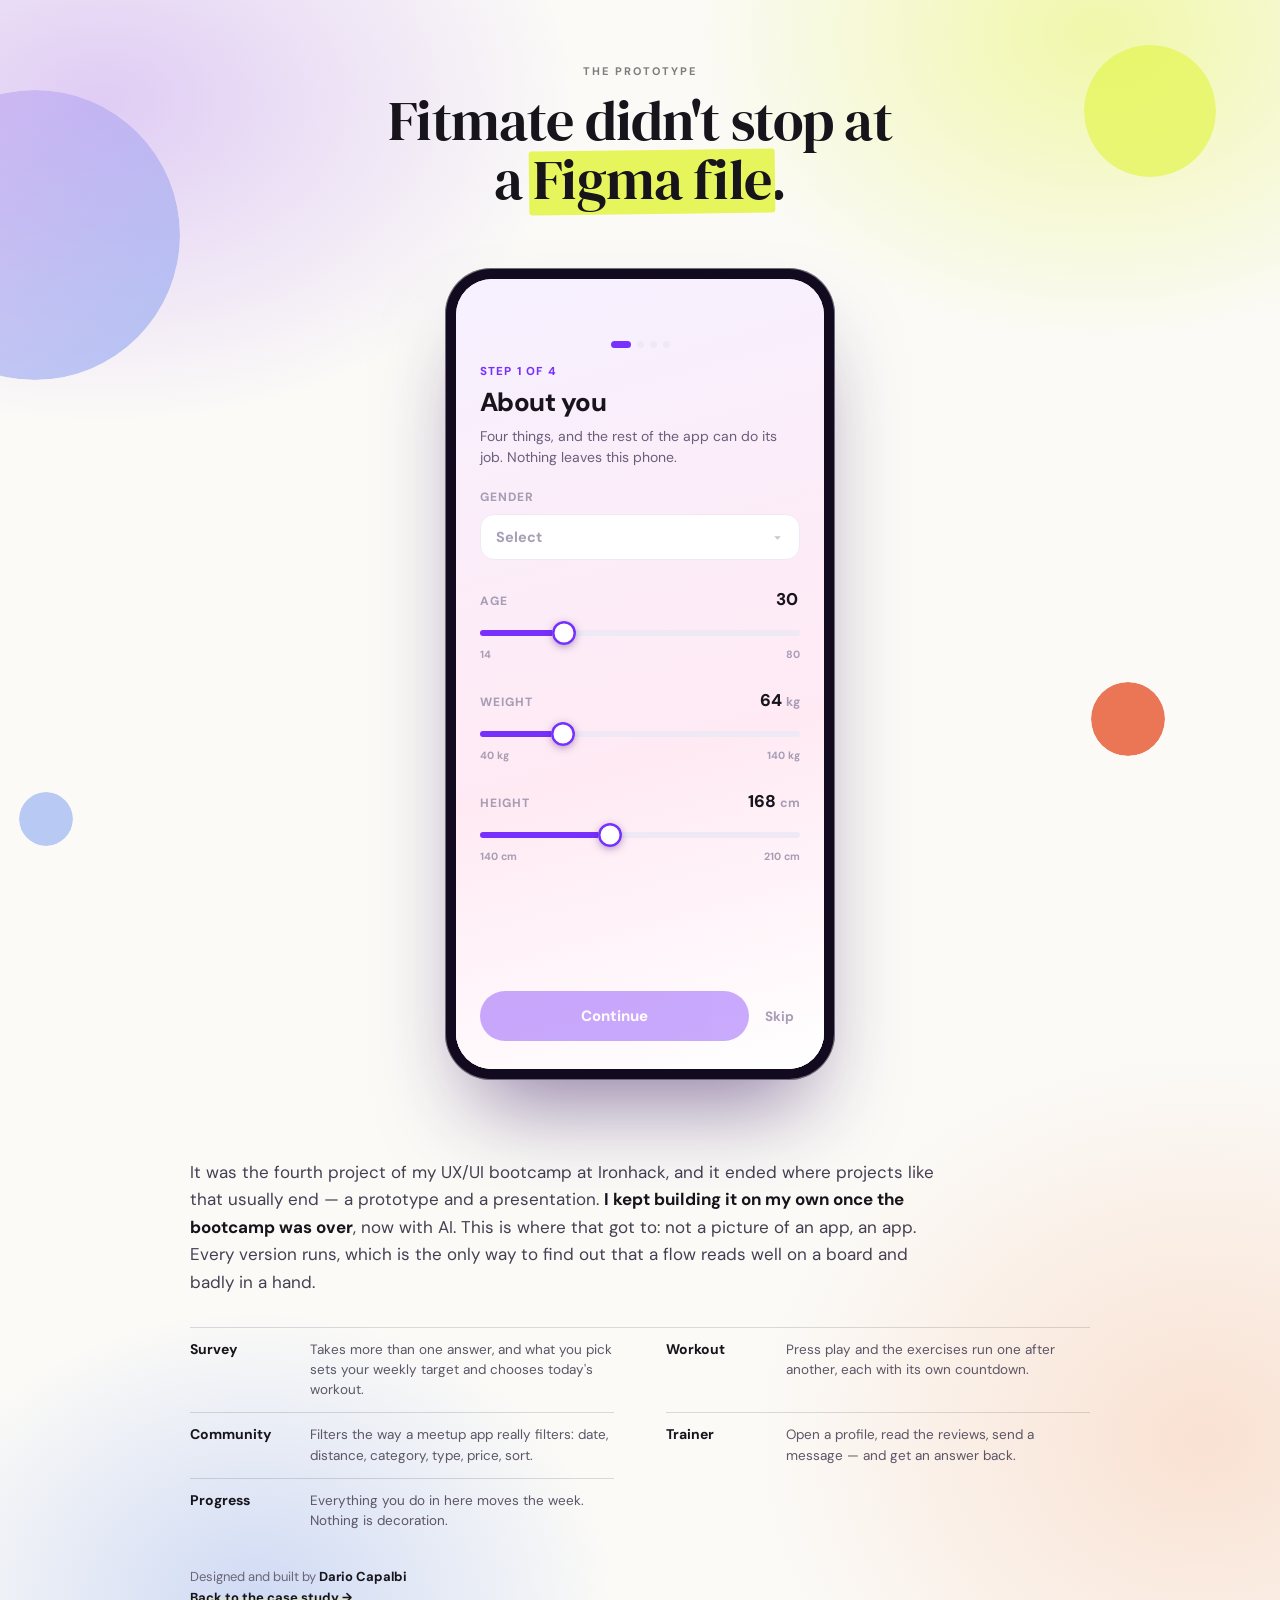
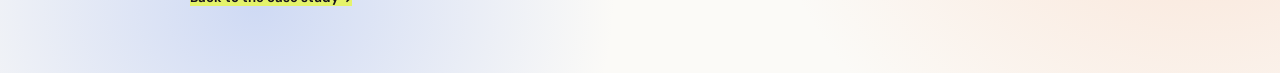
<file: fitmate-prototype.html>
<!DOCTYPE html>
<html lang="en">
<head>
<meta charset="UTF-8">
<meta name="viewport" content="width=device-width, initial-scale=1.0">
<title>Fitmate — prototype</title>
<meta name="description" content="Fitmate, rebuilt as a running prototype after the bootcamp: workouts, meetups and trainers in one app.">
<link rel="icon" type="image/svg+xml" href="data:image/svg+xml,%3Csvg xmlns='http://www.w3.org/2000/svg' viewBox='0 0 64 64'%3E%3Crect width='64' height='64' rx='14' fill='%237830FC'/%3E%3Ctext x='32' y='44' font-family='Arial' font-weight='900' font-size='34' fill='%23fff' text-anchor='middle'%3EF%3C/text%3E%3C/svg%3E">
<link rel="preconnect" href="https://fonts.googleapis.com">
<link rel="preconnect" href="https://fonts.gstatic.com" crossorigin>
<link href="https://fonts.googleapis.com/css2?family=DM+Sans:ital,opsz,wght@0,9..40,400;0,9..40,500;0,9..40,700;1,9..40,400&family=DM+Serif+Display:ital@0;1&family=Urbanist:wght@400;500;600;700;800&display=swap" rel="stylesheet">
<style>
:root{
  --viola:#7830FC; --viola-cupo:#4726AA; --viola-lav:#EDE5FF;
  --rosa:#EC338B;  --rosa-cupo:#C3286E;  --rosa-pal:#FFE4F1;
  --giallo:#F7B500; --giallo-pal:#FFF3D6;
  --azzurro:#2E9BF0; --azzurro-pal:#E2F1FE;
  --verde:#15B67D; --verde-pal:#D9F6EB;
  --ink:#1A1125; --ink-2:#6B5E7B; --ink-3:#A79DB4;
  --carta:#FFFFFF; --sfondo:#F7F4FB; --bordo:#EFE9F6;
  --r:18px; --r-s:14px; --ombra:0 10px 30px -12px rgba(66,26,110,.28);
}
*{box-sizing:border-box;margin:0;-webkit-tap-highlight-color:transparent}

/* ───────────────────────────────────────────────────────────────
   La pagina intorno al telefono. Il grigio di prima era un fondale
   neutro: qui diventa una pagina composta -serif grosso, etichetta
   in maiuscoletto, evidenziatore dietro una parola, forme sfumate-
   mentre dentro il telefono non cambia niente, che li comanda
   Fitmate e il suo viola.
   ─────────────────────────────────────────────────────────────── */
:root{
  --lime:#E6F55C; --lilla:#C9A6F2; --glicine:#B79CE8; --pervinca:#8CA9F0;
  --pesca:#F8CDB4; --clementina:#E8552E; --onice:#17141C;
}
body{
  font-family:'DM Sans',system-ui,sans-serif;color:var(--onice);
  background:
    radial-gradient(760px 520px at 8% 6%,  rgba(201,166,242,.55) 0%, rgba(201,166,242,0) 62%),
    radial-gradient(680px 520px at 86% 2%, rgba(230,245,92,.50) 0%, rgba(230,245,92,0) 60%),
    radial-gradient(720px 620px at 94% 86%,rgba(248,205,180,.55) 0%, rgba(248,205,180,0) 62%),
    radial-gradient(560px 460px at 20% 96%,rgba(140,169,240,.40) 0%, rgba(140,169,240,0) 64%),
    #FBFAF7;
  min-height:100vh;display:grid;place-items:center;padding:clamp(28px,5vw,64px) 20px;
  overflow-x:hidden;
}
/* Il telefono da solo in cima, il testo sotto: affiancati si rubavano lo
   spazio a vicenda e il prototipo -che e la cosa- restava stretto. */
.scena{display:flex;flex-direction:column;align-items:center;gap:clamp(34px,4.6vw,64px);
  max-width:1180px;position:relative;z-index:2}

/* Solo cerchi dietro: stessa paletta, forme mie. */
.forme{position:fixed;inset:0;z-index:1;pointer-events:none;overflow:hidden}
.forme svg{position:absolute;border-radius:50%}
.forme .f1{left:-110px;top:10%;width:290px;opacity:.62}
.forme .f2{right:5%;top:5%;width:132px;opacity:.78}
.forme .f3{left:40%;bottom:-130px;width:300px;opacity:.5}
.forme .f4{right:9%;bottom:16%;width:74px;opacity:.8}
.forme .f5{left:1.5%;bottom:6%;width:54px;opacity:.6}
/* Sul telefono la scintilla cadeva dentro al titolo: in colonna le forme
   non hanno dove stare senza finire addosso al testo, resta il fondo. */
@media (max-width:900px){ .forme .f2,.forme .f3,.forme .f4,.forme .f5{display:none} .forme .f1{left:-130px;top:6%;width:230px;opacity:.45} }

/* --- il testo, sotto --- */
.testa{max-width:900px;width:100%;text-align:center}
.intro{max-width:900px;width:100%}
.occhiello{font-size:11px;font-weight:700;letter-spacing:.18em;text-transform:uppercase;
  color:var(--onice);opacity:.55}
.titolo{font-family:'DM Serif Display',Georgia,serif;font-weight:400;
  font-size:clamp(38px,4.4vw,58px);line-height:1.04;letter-spacing:-.015em;margin-top:14px;
  max-width:18ch;margin-left:auto;margin-right:auto}
/* l'evidenziatore, storto come a mano */
.titolo em{font-style:normal;position:relative;z-index:1;white-space:nowrap}
.titolo em::before{content:'';position:absolute;left:-.08em;right:-.08em;top:.16em;bottom:.08em;
  background:var(--lime);z-index:-1;border-radius:3px;transform:rotate(-.7deg)}
.titolo i{font-family:'DM Serif Display',Georgia,serif;font-style:italic}
.sotto{margin-top:20px;font-size:17px;line-height:1.62;color:#453F52;max-width:62ch}
.sotto b{font-weight:700;color:var(--onice)}
.mappa{margin-top:30px;border-top:1px solid rgba(23,20,28,.14);
  display:grid;grid-template-columns:1fr 1fr;column-gap:clamp(24px,4vw,56px)}
.mappa div{display:grid;grid-template-columns:104px 1fr;gap:16px;align-items:baseline;
  padding:12px 0;border-bottom:1px solid rgba(23,20,28,.14)}
/* cinque voci su due colonne: l'ultima di ciascuna chiude senza riga sotto */
.mappa div:nth-child(4),.mappa div:nth-child(5){border-bottom:0}
@media (max-width:860px){
  .mappa{grid-template-columns:1fr}
  .mappa div:nth-child(4){border-bottom:1px solid rgba(23,20,28,.14)}
}
.mappa b{font-size:14px;font-weight:700}
.mappa span{font-size:13.5px;line-height:1.5;color:#5C5567}
.firma{margin-top:24px;font-size:13px;line-height:1.6;color:#6B6577}
.firma b{color:var(--onice);font-weight:700}
.intro a{color:var(--onice);font-weight:700;text-decoration:none;
  box-shadow:inset 0 -.5em 0 rgba(230,245,92,.9);transition:box-shadow .25s ease}
.intro a:hover{box-shadow:inset 0 -1em 0 var(--lime)}
@media (max-width:620px){
  .mappa div{grid-template-columns:1fr;gap:2px}
}

/* --- telefono --- */
.telefono{
  width:390px;height:812px;border-radius:46px;background:#120A1E;padding:11px;
  box-shadow:0 50px 90px -30px rgba(50,16,92,.55), 0 0 0 1px rgba(255,255,255,.4) inset;
  position:relative;flex:none;
}
.schermo{width:100%;height:100%;border-radius:36px;overflow:hidden;background:var(--sfondo);
  display:flex;flex-direction:column;position:relative}
.tacca{position:absolute;top:11px;left:50%;transform:translateX(-50%);width:118px;height:30px;
  background:#120A1E;border-radius:0 0 18px 18px;z-index:40}

.stato{display:flex;justify-content:space-between;align-items:center;padding:14px 22px 6px;
  font-size:13.5px;font-weight:700;flex:none}
.stato .dx{display:flex;gap:5px;align-items:center;opacity:.85}

.corpo{flex:1;overflow-y:auto;overflow-x:hidden;padding:0 18px 100px;scrollbar-width:none}
.corpo::-webkit-scrollbar{display:none}

/* Tre pezzi invece di due -indietro, titolo, tondi- quindi non va piu
   bene `space-between`: i tondi si spingono da soli a destra. */
.capo{display:flex;align-items:center;gap:11px;padding:6px 0 14px}
.capo .tondi{margin-left:auto}
.tornare{width:36px;height:36px;flex:none;border-radius:50%;padding:0;cursor:pointer;
  border:1px solid var(--bordo);background:var(--carta);color:var(--ink);display:none;place-items:center}
.tornare:active{transform:scale(.93)}
/* Appare solo quando c'e davvero un indietro dove tornare. */
html.c-pila .tornare{display:grid}
.capo h1{font-size:25px;font-weight:800;letter-spacing:-.02em}
.capo .tondi{display:flex;gap:9px;align-items:center}
.tondo{width:38px;height:38px;border-radius:50%;background:var(--carta);display:grid;place-items:center;
  border:1px solid var(--bordo);cursor:pointer;position:relative}
.tondo .pallino{position:absolute;top:8px;right:9px;width:7px;height:7px;border-radius:50%;background:var(--rosa)}
.ritratto{width:38px;height:38px;border-radius:50%;border:1.5px solid var(--bordo);object-fit:cover;cursor:pointer;display:block}

/* eroe */
.eroe{position:relative;border-radius:var(--r);overflow:hidden;height:186px;color:#fff;
  background:linear-gradient(120deg,#7830FC,#B537C8 52%,#EC338B);box-shadow:var(--ombra)}
.eroe .vel{position:absolute;inset:0;background:radial-gradient(120% 90% at 85% 15%, rgba(255,255,255,.28), rgba(255,255,255,0) 55%)}
.eroe .testo{position:absolute;left:18px;bottom:16px;right:86px}
.eroe .et{font-size:12.5px;font-weight:600;opacity:.82}
.eroe h2{font-size:25px;font-weight:800;letter-spacing:-.02em;margin-top:2px}
.eroe .meta{display:flex;gap:14px;margin-top:9px;font-size:12.5px;font-weight:600;opacity:.9}
.eroe .meta span{display:flex;align-items:center;gap:5px}
.vai{position:absolute;right:16px;bottom:16px;width:52px;height:52px;border-radius:50%;border:0;cursor:pointer;
  background:var(--rosa);color:#fff;display:grid;place-items:center;box-shadow:0 8px 20px -6px rgba(236,51,139,.7);
  transition:transform .15s ease}
.vai:active{transform:scale(.94)}

/* La foto del banner conteneva gia un play rosa cotto dentro, nello stesso
   angolo dove sta il bottone vero: ritagliata piu stretta, il play e uno. */
/* La foto parte larga e il velo la spegne con calma: a meta larghezza il
   bordo sinistro della foto faceva una riga netta contro il viola pieno. */
.eroe .foto{position:absolute;right:0;top:0;bottom:0;width:76%;
  background-size:cover;background-position:center 30%}
.eroe .sfuma{position:absolute;inset:0;
  background:linear-gradient(90deg,#7830FC 12%,rgba(120,48,252,.97) 26%,rgba(132,52,230,.72) 44%,
    rgba(170,62,200,.22) 68%,rgba(236,51,139,0) 86%)}

/* azioni rapide */
.azioni{display:grid;grid-template-columns:repeat(4,1fr);gap:9px;margin-top:16px}
.azione{background:var(--carta);border:1px solid var(--bordo);border-radius:var(--r-s);padding:12px 6px 10px;
  text-align:center;cursor:pointer;transition:transform .15s ease, box-shadow .15s ease}
.azione:active{transform:scale(.96)}
.azione .ic{width:34px;height:34px;border-radius:11px;display:grid;place-items:center;margin:0 auto 7px}
.azione span{display:block;font-size:10.5px;font-weight:700;line-height:1.25;color:var(--ink)}

.riga-tit{display:flex;align-items:baseline;justify-content:space-between;margin:22px 0 11px}
.riga-tit h3{font-size:17.5px;font-weight:800;letter-spacing:-.01em}
.guida{font-size:13.5px;line-height:1.55;color:var(--ink-2);margin:-4px 0 14px}
.riga-tit a{font-size:12.5px;font-weight:700;color:var(--viola);cursor:pointer}

/* progresso */
.progresso{display:grid;grid-template-columns:repeat(3,1fr);gap:9px}
.stat{background:var(--carta);border:1px solid var(--bordo);border-radius:var(--r-s);padding:11px 11px 12px;
  display:flex;flex-direction:column;align-items:flex-start;gap:8px;min-width:0}
.anello{width:30px;height:30px;flex:none;border-radius:50%;display:grid;place-items:center;font-size:0}
.stat > span:last-child{display:flex;flex-direction:column;min-width:0;width:100%}
.stat .et{display:block;font-size:9.5px;font-weight:700;color:var(--ink-3);letter-spacing:.02em;
  white-space:nowrap;overflow:hidden;text-overflow:ellipsis}
.stat .val{display:block;font-size:14.5px;font-weight:800;letter-spacing:-.015em;margin-top:2px;white-space:nowrap}

/* scheda incontro in lista */
.incontro{background:var(--carta);border:1px solid var(--bordo);border-radius:var(--r);overflow:hidden;
  display:grid;grid-template-columns:104px 1fr;box-shadow:var(--ombra)}
.incontro .foto{background:linear-gradient(140deg,#FFB3D9,#C9A6FF);position:relative;background-size:cover;background-position:center}
.incontro .foto .tag{position:absolute;left:8px;top:8px;background:rgba(255,255,255,.92);border-radius:999px;
  padding:3px 9px;font-size:9.5px;font-weight:800;letter-spacing:.02em}
.incontro .det{padding:12px 13px}
.incontro h4{font-size:15.5px;font-weight:800;letter-spacing:-.01em}
.incontro .r{display:flex;align-items:center;gap:6px;margin-top:5px;font-size:11.5px;color:var(--ink-2);font-weight:500}
.incontro .pie{display:flex;align-items:center;justify-content:space-between;margin-top:9px}
.facce{display:flex}
.facce i{width:21px;height:21px;border-radius:50%;border:2px solid var(--carta);margin-left:-7px;display:block;
  background-size:cover;background-position:center}
.facce i:first-child{margin-left:0}
.vanno{font-size:11px;font-weight:700;color:var(--ink-2);margin-left:7px}
.unisci{border:0;cursor:pointer;border-radius:999px;padding:7px 15px;font-size:12.5px;font-weight:800;
  background:var(--rosa);color:#fff;font-family:inherit;transition:transform .14s ease, background .2s ease}
.unisci:active{transform:scale(.94)}
.unisci.dentro{background:var(--viola-lav);color:var(--viola-cupo)}

/* carosello orizzontale -- Home: "Upcoming meetup" */
.carosello{display:flex;gap:11px;overflow-x:auto;scroll-snap-type:x mandatory;
  margin:0 -18px;padding:2px 18px 6px;scrollbar-width:none}
.carosello::-webkit-scrollbar{display:none}
.mcard{flex:none;width:208px;scroll-snap-align:start;background:var(--carta);border:1px solid var(--bordo);
  border-radius:var(--r);overflow:hidden;box-shadow:var(--ombra);cursor:pointer}
.mcard .ph{height:104px;background-size:cover;background-position:center;position:relative}
.mcard .ph .tag{position:absolute;left:9px;top:9px;background:rgba(255,255,255,.93);border-radius:999px;
  padding:3px 9px;font-size:9.5px;font-weight:800}
.mcard .ph .gio{position:absolute;right:9px;top:9px;background:rgba(26,17,37,.72);color:#fff;border-radius:999px;
  padding:3px 9px;font-size:9.5px;font-weight:800}
.mcard .dt{padding:11px 12px 12px}
.mcard h4{font-size:14.5px;font-weight:800;letter-spacing:-.01em;line-height:1.25}
.mcard .r{font-size:11px;color:var(--ink-2);font-weight:600;margin-top:5px}
.mcard .pie{display:flex;align-items:center;justify-content:space-between;margin-top:10px}

/* chips che scorrono (filtri) */
.chips{display:flex;gap:7px;overflow-x:auto;margin:0 -18px 13px;padding:2px 18px;scrollbar-width:none}
.chips::-webkit-scrollbar{display:none}
.chip{flex:none;border:1px solid var(--bordo);background:var(--carta);color:var(--ink-2);cursor:pointer;
  font-family:inherit;border-radius:999px;padding:8px 15px;font-size:12.5px;font-weight:700}
.chip.on{background:var(--viola);color:#fff;border-color:var(--viola)}

.cerca{display:flex;align-items:center;gap:9px;background:var(--carta);border:1px solid var(--bordo);
  border-radius:999px;padding:10px 15px;margin-bottom:13px}
.cerca input{border:0;outline:0;font-family:inherit;font-size:13.5px;width:100%;background:transparent;color:var(--ink)}
.cerca input::placeholder{color:var(--ink-3)}

.lista{display:grid;gap:11px}
.quanti{font-size:11.5px;font-weight:700;color:var(--ink-3);margin-bottom:10px}

/* allenamenti */
.allen{background:var(--carta);border:1px solid var(--bordo);border-radius:var(--r);padding:13px;
  display:grid;grid-template-columns:46px 1fr auto;gap:12px;align-items:center;cursor:pointer}
.allen .ic{width:46px;height:46px;border-radius:14px;display:grid;place-items:center}
.allen h4{font-size:15px;font-weight:800;letter-spacing:-.01em}
.allen .r{font-size:11.5px;color:var(--ink-2);font-weight:500;margin-top:3px}
.fatto{font-size:10.5px;font-weight:800;color:var(--viola-cupo);background:var(--viola-lav);
  border-radius:999px;padding:4px 9px}

/* ─── Personal Trainer ─── */
.pt-tabs{display:flex;gap:9px;margin:2px 0 15px}
.pt-tab{flex:1;border:0;cursor:pointer;font-family:inherit;border-radius:10px;padding:10px 6px;
  font-size:13px;font-weight:700;background:#C9A6F2;color:#fff;transition:background .2s ease}
.pt-tab.on{background:var(--viola)}
.pt-banner{height:150px;border-radius:var(--r);overflow:hidden;background-size:cover;background-position:center 38%;
  box-shadow:var(--ombra);position:relative}
.pt-banner .vl{position:absolute;inset:0;background:linear-gradient(180deg,rgba(26,17,37,0) 45%,rgba(26,17,37,.62))}
.pt-banner .tx{position:absolute;left:15px;bottom:13px;color:#fff}
.pt-banner .tx b{display:block;font-size:17px;font-weight:800;letter-spacing:-.01em}
.pt-banner .tx span{font-size:11.5px;opacity:.88;font-weight:600}

.reco{display:flex;gap:16px;overflow-x:auto;margin:0 -18px;padding:2px 18px 4px;scrollbar-width:none}
.reco::-webkit-scrollbar{display:none}
.reco figure{flex:none;width:94px;text-align:center;cursor:pointer}
.reco img{width:88px;height:88px;border-radius:50%;object-fit:cover;display:block;margin:0 auto 9px;
  box-shadow:0 8px 18px -8px rgba(66,26,110,.5);transition:transform .18s ease}
.reco figure:active img{transform:scale(.95)}
.reco b{display:block;font-size:13.5px;font-weight:800}
.reco span{display:block;font-size:11.5px;color:var(--ink-2);margin-top:2px}

.cat-riga{display:flex;gap:11px;overflow-x:auto;margin:0 -18px;padding:2px 18px 6px;scrollbar-width:none}
.cat-riga::-webkit-scrollbar{display:none}
/* La foto e la carta. Prima stava in multiply sopra a un colore pieno, e
   siccome i colori erano quasi tutti rosa le sei categorie si somigliavano
   tutte: ora ognuna tiene i colori suoi, col velo solo dove cade il nome. */
.cat{flex:none;width:128px;height:150px;border-radius:var(--r-s);overflow:hidden;position:relative;cursor:pointer;
  display:flex;align-items:flex-start;background-size:cover;background-position:center}
.cat .vl{position:absolute;inset:0;background:linear-gradient(180deg,rgba(18,10,30,.62),rgba(18,10,30,.08) 58%)}
.cat b{position:relative;z-index:2;color:#fff;font-size:15px;font-weight:800;line-height:1.15;padding:13px 12px;
  letter-spacing:-.01em}
.cat:active{transform:scale(.97)}
.vedi-tutto{font-size:12.5px;font-weight:700;color:var(--ink);cursor:pointer;
  border-bottom:2px solid var(--rosa);padding-bottom:1px}

.pt-riga{background:var(--carta);border:1px solid var(--bordo);border-radius:var(--r);padding:11px 13px;
  display:grid;grid-template-columns:52px 1fr auto;gap:12px;align-items:center;cursor:pointer}
.pt-riga img{width:52px;height:52px;border-radius:50%;object-fit:cover;display:block}
.pt-riga h4{font-size:15px;font-weight:800;letter-spacing:-.01em}
.pt-riga .r{font-size:11.5px;color:var(--ink-2);font-weight:500;margin-top:3px}
.stelle{color:var(--giallo);font-size:12px;letter-spacing:1px}
.stelle i{color:var(--bordo);font-style:normal}

/* scheda personale del trainer */
.pt-dett{text-align:center;padding-top:10px}
.pt-dett > img{width:148px;height:148px;border-radius:50%;object-fit:cover;margin:0 auto;display:block;
  box-shadow:0 16px 34px -16px rgba(66,26,110,.6)}
.pt-dett h2{font-size:21px;font-weight:800;margin-top:14px;letter-spacing:-.01em}
.pt-dett .bio{font-size:13.5px;line-height:1.6;color:var(--ink-2);margin-top:9px}
.numeri{display:flex;justify-content:space-around;margin-top:16px}
.numeri div{font-size:12.5px;color:var(--ink-2);font-weight:600}
.numeri b{display:block;font-size:16px;font-weight:800;color:var(--ink)}
.recensioni{display:flex;gap:11px;overflow-x:auto;margin:0 -18px;padding:2px 18px 6px;scrollbar-width:none}
.recensioni::-webkit-scrollbar{display:none}
.rec{flex:none;width:196px;background:var(--carta);border:1.5px solid var(--bordo);border-radius:var(--r-s);padding:12px}
.rec .cap{display:flex;align-items:center;gap:8px}
.rec .cap img{width:26px;height:26px;border-radius:50%;object-fit:cover;display:block}
.rec .cap b{font-size:13.5px;font-weight:800}
.rec p{font-size:12px;line-height:1.5;color:var(--ink-2);margin-top:8px}
.rec .stelle{margin-top:9px;display:block}
.wk-riga{display:flex;gap:11px;overflow-x:auto;margin:0 -18px;padding:2px 18px 6px;scrollbar-width:none}
.wk-riga::-webkit-scrollbar{display:none}
.wk{flex:none;width:136px;height:104px;border-radius:var(--r-s);overflow:hidden;position:relative;cursor:pointer;
  background-size:cover;background-position:center}
.wk .vl{position:absolute;inset:0;background:linear-gradient(180deg,rgba(26,17,37,.45),rgba(26,17,37,.15) 45%,rgba(26,17,37,.72))}
.wk b{position:absolute;left:10px;top:9px;right:10px;color:#fff;font-size:13px;font-weight:800;line-height:1.2}
.wk span{position:absolute;left:10px;bottom:9px;color:#fff;font-size:11px;font-weight:700;opacity:.9}
.fab{position:absolute;right:20px;bottom:92px;width:62px;height:62px;border-radius:50%;border:0;cursor:pointer;
  background:var(--viola);color:#fff;display:grid;place-items:center;z-index:22;
  box-shadow:0 14px 28px -10px rgba(120,48,252,.8);transition:transform .15s ease}
.fab:active{transform:scale(.93)}

/* ─── filtri, come su Meetup ─── */
/* Due righe di pillole non bastavano: le combinazioni vere -data, raggio,
   categorie insieme, tipo, prezzo, ordine- stanno in un pannello che sale
   dal basso, e quello che si e scelto resta in vista come chip da togliere. */
.barra-f{display:flex;gap:9px;align-items:center;margin-bottom:11px}
.barra-f .cerca{flex:1;margin:0}
.tasto-f{position:relative;flex:none;width:44px;height:44px;border-radius:999px;cursor:pointer;
  border:1px solid var(--bordo);background:var(--carta);color:var(--ink);display:grid;place-items:center}
.tasto-f.attivo{background:var(--viola);border-color:var(--viola);color:#fff}
.tasto-f .segna{position:absolute;top:-3px;right:-3px;min-width:19px;height:19px;border-radius:999px;
  background:var(--rosa);color:#fff;font-size:10.5px;font-weight:800;display:grid;place-items:center;
  padding:0 5px;border:2px solid var(--sfondo)}
.attivi{margin-bottom:10px}
.attivi .chip{display:flex;align-items:center;gap:6px;background:var(--viola-lav);border-color:#DCCDFF;
  color:var(--viola-cupo)}
.attivi .chip i{font-style:normal;font-size:14px;line-height:1;opacity:.6}
.attivi .pulisci{border:0;background:none;color:var(--ink-3);font-weight:700;font-size:12.5px;
  font-family:inherit;cursor:pointer;flex:none;padding:8px 4px}
.riga-esiti{display:flex;align-items:baseline;justify-content:space-between;margin-bottom:10px}
.riga-esiti .quanti{margin:0}
.riga-esiti .ord{font-size:11.5px;font-weight:700;color:var(--viola);cursor:pointer}

.velo{position:absolute;inset:0;z-index:36;background:rgba(18,10,30,.5);opacity:0;pointer-events:none;
  transition:opacity .26s ease}
.velo.on{opacity:1;pointer-events:auto}
.sheet{position:absolute;left:0;right:0;bottom:0;z-index:37;background:var(--carta);
  border-radius:24px 24px 0 0;max-height:86%;display:flex;flex-direction:column;
  transform:translateY(102%);transition:transform .34s cubic-bezier(.2,.9,.3,1)}
.sheet.on{transform:none}
.maniglia{width:42px;height:4px;border-radius:999px;background:var(--bordo);margin:10px auto 2px;flex:none}
.capo-s{display:flex;align-items:center;gap:10px;padding:10px 18px 12px;border-bottom:1px solid var(--bordo);flex:none}
.capo-s h3{font-size:18.5px;font-weight:800;letter-spacing:-.01em}
.capo-s .pulisci{margin-left:auto;border:0;background:none;font-family:inherit;font-size:13px;font-weight:700;
  color:var(--viola);cursor:pointer}
.corpo-s{overflow-y:auto;padding:2px 18px 8px;scrollbar-width:none}
.corpo-s::-webkit-scrollbar{display:none}
.sez{padding:15px 0;border-bottom:1px solid var(--bordo)}
.sez:last-child{border-bottom:0}
.sez > b{display:block;font-size:10.5px;font-weight:800;letter-spacing:.1em;text-transform:uppercase;
  color:var(--ink-3);margin-bottom:10px}
.opz{display:flex;flex-wrap:wrap;gap:7px}
.opz button{border:1px solid var(--bordo);background:var(--carta);color:var(--ink-2);cursor:pointer;
  font-family:inherit;border-radius:999px;padding:9px 15px;font-size:12.5px;font-weight:700}
.opz button.on{background:var(--viola);border-color:var(--viola);color:#fff}
.pie-s{padding:12px 18px 24px;border-top:1px solid var(--bordo);flex:none}
.applica{width:100%;border:0;cursor:pointer;font-family:inherit;border-radius:999px;padding:15px;
  font-size:15px;font-weight:800;background:var(--viola);color:#fff}

/* ─── scheda di un incontro ─── */
/* Unirsi non e piu un bottone in lista e basta: prima si vede di cosa si
   tratta, chi lo organizza e chi ci va, come su Meetup. */
.ev-foto{height:208px;border-radius:var(--r);overflow:hidden;position:relative;background-size:cover;
  background-position:center;box-shadow:var(--ombra)}
.ev-foto .vl{position:absolute;inset:0;background:linear-gradient(180deg,rgba(26,17,37,.28) 0 30%,rgba(26,17,37,.78))}
.ev-foto .tag{position:absolute;left:13px;top:12px;background:rgba(255,255,255,.93);border-radius:999px;
  padding:4px 11px;font-size:10px;font-weight:800;letter-spacing:.03em}
.ev-foto .data{position:absolute;right:13px;top:12px;background:var(--carta);border-radius:12px;
  padding:7px 11px;text-align:center;line-height:1}
.ev-foto .data b{display:block;font-size:17px;font-weight:800}
.ev-foto .data span{display:block;font-size:9.5px;font-weight:800;color:var(--rosa);letter-spacing:.06em;margin-top:2px}
.ev-foto h2{position:absolute;left:14px;right:14px;bottom:13px;color:#fff;font-size:23px;font-weight:800;
  letter-spacing:-.02em;line-height:1.15}
.ev-righe{display:grid;gap:11px;margin-top:16px}
.ev-riga{display:grid;grid-template-columns:38px 1fr;gap:11px;align-items:center}
.ev-riga .ic{width:38px;height:38px;border-radius:12px;background:var(--viola-lav);display:grid;place-items:center}
.ev-riga b{display:block;font-size:14px;font-weight:800}
.ev-riga span{display:block;font-size:11.5px;color:var(--ink-2);font-weight:600;margin-top:1px}
.ev-host{background:var(--carta);border:1px solid var(--bordo);border-radius:var(--r);padding:12px 13px;
  display:grid;grid-template-columns:48px 1fr auto;gap:12px;align-items:center;margin-top:14px}
.ev-host img{width:48px;height:48px;border-radius:50%;object-fit:cover;display:block}
.ev-host .et{font-size:9.5px;font-weight:800;letter-spacing:.08em;text-transform:uppercase;color:var(--ink-3)}
.ev-host h4{font-size:15px;font-weight:800;letter-spacing:-.01em;margin-top:2px}
.ev-host .r{font-size:11.5px;color:var(--ink-2);font-weight:600}
.ev-host button{border:1px solid var(--viola);background:var(--carta);color:var(--viola);cursor:pointer;
  font-family:inherit;border-radius:999px;padding:8px 14px;font-size:12.5px;font-weight:800}
.ev-testo{font-size:13.5px;line-height:1.6;color:var(--ink-2);margin-top:12px}
.ev-vanno{display:flex;align-items:center;gap:10px;margin-top:12px}
.ev-vanno .facce i{width:34px;height:34px;margin-left:-11px;border-width:2.5px}
.ev-mappa{height:118px;border-radius:var(--r-s);margin-top:12px;position:relative;overflow:hidden;
  background:linear-gradient(135deg,#E8E2F4,#F3EDFB);border:1px solid var(--bordo)}
.ev-mappa svg{position:absolute;inset:0;width:100%;height:100%}
.ev-mappa .pin{position:absolute;left:50%;top:46%;transform:translate(-50%,-50%);width:30px;height:30px;
  border-radius:50%;background:var(--rosa);display:grid;place-items:center;color:#fff;
  box-shadow:0 8px 18px -6px rgba(236,51,139,.8)}
.ev-mappa .dove{position:absolute;left:11px;bottom:10px;background:var(--carta);border-radius:999px;
  padding:5px 12px;font-size:11px;font-weight:800;box-shadow:var(--ombra)}
/* Sopra la barra delle schede, non al suo posto: se no per uscire resta
   solo la freccia indietro. */
.ev-pie{position:absolute;left:0;right:0;bottom:76px;z-index:21;background:rgba(255,255,255,.97);
  backdrop-filter:blur(12px);border-top:1px solid var(--bordo);padding:11px 18px 12px;
  display:none;align-items:center;gap:12px}
.ev-pie.on{display:flex}
.ev-pie .pr{flex:1}
.ev-pie .pr b{display:block;font-size:16px;font-weight:800}
.ev-pie .pr span{display:block;font-size:11.5px;color:var(--ink-2);font-weight:600}
.ev-pie button{border:0;cursor:pointer;font-family:inherit;border-radius:999px;padding:14px 30px;
  font-size:15px;font-weight:800;background:var(--rosa);color:#fff;transition:transform .14s ease}
.ev-pie button:active{transform:scale(.95)}
.ev-pie button.dentro{background:var(--viola-lav);color:var(--viola-cupo)}

/* ─── schermata di una categoria ─── */
.cat-eroe{height:170px;border-radius:var(--r);overflow:hidden;position:relative;background-size:cover;
  background-position:center;box-shadow:var(--ombra)}
.cat-eroe .vl{position:absolute;inset:0;background:linear-gradient(180deg,rgba(18,10,30,.18) 0 40%,rgba(18,10,30,.76))}
.cat-eroe .tx{position:absolute;left:15px;right:15px;bottom:14px;color:#fff}
.cat-eroe h2{font-size:25px;font-weight:800;letter-spacing:-.02em}
.cat-eroe span{font-size:12px;font-weight:600;opacity:.88}

/* ─── lettore degli esercizi ─── */
/* Il lettore sta su carta bianca come il resto dell'app: solo la clip
   resta scura, perche e una foto e il testo ci va sopra. */
.player{position:absolute;inset:0;z-index:30;background:var(--carta);color:var(--ink);display:none;
  flex-direction:column;padding:46px 18px 20px}
.player.on{display:flex}
.p-capo{display:flex;align-items:center;gap:12px;flex:none}
.p-capo h2{font-size:18px;font-weight:800;letter-spacing:-.01em}
.p-capo .p-et{font-size:11px;font-weight:700;letter-spacing:.09em;text-transform:uppercase;color:var(--ink-3)}
.p-chiudi{width:34px;height:34px;flex:none;border-radius:50%;border:1px solid var(--bordo);cursor:pointer;
  font-family:inherit;background:var(--sfondo);color:var(--ink);font-size:15px;display:grid;place-items:center}
.p-conta{margin-left:auto;font-size:12.5px;font-weight:800;background:var(--viola-lav);color:var(--viola-cupo);
  border-radius:999px;padding:5px 11px}
/* Il lettore e su bianco, ma dentro la clip si scrive sopra una foto
   scura: il colore torna chiaro qui e i figli lo ereditano. */
.clip{position:relative;border-radius:var(--r);overflow:hidden;height:214px;margin-top:14px;flex:none;
  background:#241539;color:#fff}
.clip-foto{position:absolute;inset:0;background-size:cover;background-position:center;
  transform:scale(1.04);transition:opacity .35s ease}
.clip-velo{position:absolute;inset:0;background:linear-gradient(180deg,rgba(20,12,34,.35),rgba(20,12,34,.25) 40%,rgba(20,12,34,.9))}
.clip.pausa .clip-foto{filter:grayscale(.55) brightness(.75)}
.clip-live{position:absolute;left:13px;top:12px;display:flex;align-items:center;gap:6px;
  background:rgba(20,12,34,.6);border-radius:999px;padding:5px 11px;font-size:10.5px;font-weight:800;letter-spacing:.04em}
.clip-live i{width:7px;height:7px;border-radius:50%;background:#FF4D6D;display:block;animation:pulsa 1.4s ease-in-out infinite}
.clip.pausa .clip-live i{animation:none;background:var(--ink-3)}
@keyframes pulsa{0%,100%{opacity:1;transform:scale(1)}50%{opacity:.35;transform:scale(.72)}}
.clip-conto{position:absolute;right:13px;top:11px;font-size:26px;font-weight:800;letter-spacing:-.02em;
  font-variant-numeric:tabular-nums;text-shadow:0 2px 10px rgba(0,0,0,.4)}
.clip-testo{position:absolute;left:14px;right:14px;bottom:20px}
.clip-testo h3{font-size:22px;font-weight:800;letter-spacing:-.02em}
.clip-testo p{font-size:12.5px;opacity:.82;margin-top:3px;font-weight:600}
.clip-barra{position:absolute;left:0;right:0;bottom:0;height:4px;background:rgba(255,255,255,.18)}
.clip-barra i{display:block;height:100%;background:linear-gradient(90deg,#7830FC,#EC338B);width:0%;
  transition:width .3s linear}
.p-controlli{display:grid;grid-template-columns:1fr 1.3fr 1fr;gap:9px;margin-top:14px;flex:none}
.p-controlli button{border:1px solid var(--bordo);cursor:pointer;font-family:inherit;border-radius:999px;
  padding:13px 6px;font-size:13.5px;font-weight:800;background:var(--sfondo);color:var(--ink-2)}
.p-controlli button.pieno{background:var(--viola);border-color:var(--viola);color:#fff}
.p-tit{font-size:11px;font-weight:800;letter-spacing:.09em;text-transform:uppercase;color:var(--ink-3);margin:18px 0 9px;flex:none}
.p-lista{flex:1;overflow-y:auto;display:grid;gap:8px;align-content:start;scrollbar-width:none}
.p-lista::-webkit-scrollbar{display:none}
.es{display:grid;grid-template-columns:54px 1fr auto;gap:11px;align-items:center;
  background:var(--sfondo);border-radius:var(--r-s);padding:8px;border:0;cursor:pointer}
.es.ora{background:var(--rosa-pal)}
.es.ora b{color:var(--rosa-cupo)}
.es.ok{opacity:.5}
.es .mini{width:54px;height:40px;border-radius:9px;background-size:cover;background-position:center}
.es b{font-size:13.5px;font-weight:800;display:block}
.es span{font-size:11px;color:var(--ink-2);font-weight:600}
.es .dur{font-size:12px;font-weight:800;color:var(--ink-2);font-variant-numeric:tabular-nums}
.p-fine{margin-top:12px;flex:none;border:0;cursor:pointer;font-family:inherit;border-radius:999px;padding:15px;
  font-size:15px;font-weight:800;background:linear-gradient(120deg,#7830FC,#EC338B);color:#fff}

/* ─── chat ─── */
.chat{position:absolute;inset:0;z-index:32;background:var(--carta);display:none;flex-direction:column}
.chat.on{display:flex}
.c-capo{display:flex;align-items:center;gap:10px;padding:48px 18px 13px;border-bottom:1px solid var(--bordo);flex:none}
.c-capo img{width:44px;height:44px;border-radius:50%;object-fit:cover;display:block}
.c-capo h2{font-size:19px;font-weight:800;letter-spacing:-.01em}
.c-capo .st{font-size:11.5px;color:var(--verde);font-weight:700}
.c-capo .back{border:0;background:none;cursor:pointer;font-family:inherit;font-size:22px;color:var(--ink);padding:0 2px}
.c-corpo{flex:1;overflow-y:auto;padding:16px 18px;display:grid;gap:12px;align-content:start;scrollbar-width:none}
.c-corpo::-webkit-scrollbar{display:none}
.bolla{display:flex;gap:9px;align-items:flex-end;max-width:84%;animation:entraBolla .35s cubic-bezier(.2,.9,.3,1) both}
.bolla img{width:30px;height:30px;border-radius:50%;object-fit:cover;flex:none;display:block}
.bolla p{background:var(--sfondo);border:1px solid var(--bordo);border-radius:16px 16px 16px 5px;
  padding:11px 13px;font-size:13.5px;line-height:1.5}
.bolla.io{margin-left:auto;flex-direction:row-reverse}
.bolla.io p{background:var(--viola-lav);border-color:#DFD0FF;border-radius:16px 16px 5px 16px}
@keyframes entraBolla{from{opacity:0;transform:translateY(10px)}to{opacity:1;transform:none}}
.scrive{display:flex;gap:5px;padding:12px 14px;background:var(--sfondo);border:1px solid var(--bordo);
  border-radius:16px;width:fit-content}
.scrive i{width:8px;height:8px;border-radius:50%;background:var(--viola);display:block;animation:salta 1.1s infinite}
.scrive i:nth-child(2){animation-delay:.16s} .scrive i:nth-child(3){animation-delay:.32s}
@keyframes salta{0%,60%,100%{opacity:.3;transform:translateY(0)}30%{opacity:1;transform:translateY(-5px)}}
.rapide{display:flex;gap:7px;overflow-x:auto;padding:0 18px 10px;flex:none;scrollbar-width:none}
.rapide::-webkit-scrollbar{display:none}
.c-pie{display:flex;align-items:center;gap:9px;padding:11px 18px 24px;border-top:1px solid var(--bordo);flex:none}
.c-pie .campo{flex:1;display:flex;align-items:center;background:var(--sfondo);border:1px solid var(--bordo);
  border-radius:999px;padding:11px 15px}
.c-pie input{border:0;outline:0;background:transparent;font-family:inherit;font-size:13.5px;width:100%;color:var(--ink)}
.c-pie button{width:42px;height:42px;flex:none;border-radius:50%;border:0;cursor:pointer;background:var(--viola);
  color:#fff;display:grid;place-items:center}

/* profilo e progresso */
.pannello{background:var(--carta);border:1px solid var(--bordo);border-radius:var(--r);padding:16px}
.barre{display:flex;align-items:flex-end;gap:9px;height:124px;margin-top:4px}
.barre div{flex:1;border-radius:7px 7px 3px 3px;background:var(--viola-lav);position:relative;transition:height .5s cubic-bezier(.2,.9,.3,1)}
.barre div.forte{background:linear-gradient(180deg,#7830FC,#EC338B)}
.barre span{position:absolute;bottom:-20px;left:0;right:0;text-align:center;font-size:10px;font-weight:700;color:var(--ink-3)}
.vocep{display:flex;align-items:center;justify-content:space-between;padding:13px 0;border-top:1px solid var(--bordo);font-size:14.5px;font-weight:600}
.vocep:first-of-type{border-top:0}

/* barra in fondo */
.fondo{position:absolute;left:0;right:0;bottom:0;background:rgba(255,255,255,.93);backdrop-filter:blur(12px);
  border-top:1px solid var(--bordo);display:grid;grid-template-columns:repeat(5,1fr);padding:9px 6px 22px;z-index:20}
.fondo .tab{font-size:9.5px}
.tab{border:0;background:none;cursor:pointer;font-family:inherit;display:grid;justify-items:center;gap:4px;
  font-size:9.5px;font-weight:700;color:var(--ink-3);padding:4px 0}
.tab.on{color:var(--viola)}
.tab svg{display:block}

.vista{display:none} .vista.on{display:block}

/* saluto in cima alla Home */
.saluto{font-size:13.5px;color:var(--ink-2);font-weight:600;margin-top:5px}

/* ─── questionario d'ingresso ─── */
.survey{position:absolute;inset:0;z-index:50;background:linear-gradient(165deg,#F7F1FF,#FFEAF4 60%,#FFF);
  display:flex;flex-direction:column;padding:62px 24px 28px;
  transition:opacity .42s ease, transform .5s cubic-bezier(.4,0,.2,1)}
.survey.esce{opacity:0;transform:translateY(-30px) scale(.97);pointer-events:none}
.survey.via{display:none}
.survey .passo{font-size:11.5px;font-weight:800;letter-spacing:.1em;text-transform:uppercase;color:var(--viola)}
.survey h2{font-size:26px;font-weight:800;letter-spacing:-.02em;line-height:1.18;margin-top:8px}
.survey p.sp{font-size:14px;color:var(--ink-2);margin-top:8px;line-height:1.55}
.scelte{display:grid;gap:10px;margin-top:20px;overflow-y:auto;scrollbar-width:none}
.scelte::-webkit-scrollbar{display:none}
.scelta{background:var(--carta);border:1.5px solid var(--bordo);border-radius:var(--r-s);padding:14px 16px;
  cursor:pointer;display:flex;align-items:center;gap:12px;font-size:14.5px;font-weight:700;text-align:left;
  font-family:inherit;color:var(--ink);transition:border-color .15s ease, background .15s ease}
.scelta .em{font-size:19px}
.scelta.on{border-color:var(--viola);background:var(--viola-lav)}
/* la casella appare solo dove si puo scegliere piu di una cosa */
.scelta .box{margin-left:auto;width:21px;height:21px;border-radius:7px;border:1.5px solid var(--bordo);
  display:grid;place-items:center;flex:none;color:#fff;background:var(--carta)}
.scelta.on .box{background:var(--viola);border-color:var(--viola)}
.scelta .box svg{opacity:0;transition:opacity .12s ease}
.scelta.on .box svg{opacity:1}
.multi-nota{font-size:11.5px;font-weight:700;color:var(--viola);margin-top:12px;display:none}
.multi-nota.on{display:block}
.survey .fondo-s{margin-top:auto;padding-top:18px;display:flex;gap:10px;align-items:center}
.survey .avanti{flex:1;border:0;cursor:pointer;font-family:inherit;border-radius:999px;padding:15px;
  font-size:15px;font-weight:800;background:var(--viola);color:#fff}
.survey .avanti[disabled]{opacity:.4;cursor:default}
.survey .salta{border:0;background:none;cursor:pointer;font-family:inherit;font-size:13.5px;font-weight:700;color:var(--ink-3)}
.puntini{display:flex;gap:6px;justify-content:center;margin-bottom:16px}
.puntini i{width:7px;height:7px;border-radius:50%;background:var(--bordo);display:block}
.puntini i.on{background:var(--viola);width:20px;border-radius:999px}

/* ─── entrata nella Home dopo il questionario ─── */
@keyframes saleEntra{from{opacity:0;transform:translateY(22px)}to{opacity:1;transform:none}}
.vista.entra > *{opacity:0;animation:saleEntra .6s cubic-bezier(.2,.9,.3,1) forwards;
  animation-delay:calc(var(--i,0) * 75ms)}
.lampo{position:absolute;inset:0;z-index:45;pointer-events:none;background:#fff;opacity:0}
.lampo.on{animation:lampeggia .55s ease-out forwards}
@keyframes lampeggia{from{opacity:.85}to{opacity:0}}

/* ─── primo passo: chi sei ─── */
.campo{margin-bottom:18px}
.campo .et-c{display:flex;align-items:baseline;justify-content:space-between;margin-bottom:9px}
.campo .et-c b{font-size:12px;font-weight:800;letter-spacing:.09em;text-transform:uppercase;color:var(--ink-3)}
.campo .et-c span{font-size:17px;font-weight:800;letter-spacing:-.01em;font-variant-numeric:tabular-nums}
.campo .et-c span i{font-style:normal;font-size:12.5px;font-weight:700;color:var(--ink-3);margin-left:2px}
/* Quattro bottoni non bastavano a nominare tutti, e dodici in griglia
   avrebbero mangiato lo schermo: il campo apre una finestra con la lista
   intera, piu una riga per scriverselo da soli. */
.scegli{width:100%;display:flex;align-items:center;justify-content:space-between;gap:10px;cursor:pointer;
  font-family:inherit;border:1.5px solid var(--bordo);background:var(--carta);border-radius:var(--r-s);
  padding:13px 15px;font-size:14.5px;font-weight:700;color:var(--ink-3);text-align:left}
.scegli.pieno{border-color:var(--viola);background:var(--viola-lav);color:var(--viola-cupo)}
.velo-gen{z-index:56}
.sheet-gen{z-index:57}
.gen-riga{display:flex;align-items:center;gap:12px;padding:14px 2px;cursor:pointer;
  border-bottom:1px solid var(--bordo);font-size:15px;font-weight:600;color:var(--ink)}
.gen-riga:last-of-type{border-bottom:0}
.gen-riga.on{font-weight:800;color:var(--viola-cupo)}
.gen-riga .spunta{margin-left:auto;color:var(--viola);opacity:0;flex:none}
.gen-riga.on .spunta{opacity:1}
.gen-mio{display:flex;gap:8px;padding:12px 0 4px;border-top:1px solid var(--bordo)}
.gen-mio input{flex:1;border:1.5px solid var(--bordo);background:var(--carta);border-radius:var(--r-s);
  padding:11px 14px;font-family:inherit;font-size:14px;color:var(--ink);outline:0;min-width:0}
.gen-mio input:focus{border-color:var(--viola)}
.gen-mio button{flex:none;border:0;cursor:pointer;font-family:inherit;border-radius:999px;padding:0 18px;
  font-size:13px;font-weight:800;background:var(--viola);color:#fff}
input[type=range]{-webkit-appearance:none;appearance:none;width:100%;height:28px;background:transparent;cursor:pointer}
input[type=range]::-webkit-slider-runnable-track{height:6px;border-radius:999px;
  background:linear-gradient(90deg,var(--viola) var(--riempi,50%), var(--bordo) var(--riempi,50%))}
input[type=range]::-webkit-slider-thumb{-webkit-appearance:none;appearance:none;width:24px;height:24px;
  border-radius:50%;background:#fff;border:0;margin-top:-9px;box-shadow:0 2px 8px -1px rgba(66,26,110,.5), 0 0 0 2.5px var(--viola) inset}
input[type=range]::-moz-range-track{height:6px;border-radius:999px;background:var(--bordo)}
input[type=range]::-moz-range-thumb{width:22px;height:22px;border-radius:50%;background:#fff;border:2.5px solid var(--viola)}
.scala{display:flex;justify-content:space-between;font-size:10.5px;font-weight:700;color:var(--ink-3);margin-top:-4px}

/* ─── accesso ─── */
.accesso{position:absolute;inset:0;z-index:49;background:linear-gradient(170deg,#F7F1FF,#FFEAF4 58%,#FFF);
  display:none;flex-direction:column;padding:46px 24px 20px;overflow-y:auto;scrollbar-width:none}
.accesso.on{display:flex}
.accesso::-webkit-scrollbar{display:none}
.accesso h2{font-size:24px;font-weight:800;letter-spacing:-.02em;line-height:1.18}
.accesso .sp{font-size:14px;color:var(--ink-2);margin-top:8px;line-height:1.55}
.doppio{display:flex;gap:6px;background:var(--bordo);border-radius:999px;padding:4px;margin:16px 0 13px}
.doppio button{flex:1;border:0;cursor:pointer;font-family:inherit;border-radius:999px;padding:10px;
  font-size:13.5px;font-weight:800;background:transparent;color:var(--ink-2)}
.doppio button.on{background:var(--carta);color:var(--ink);box-shadow:0 2px 8px -3px rgba(66,26,110,.4)}
.riga-i{margin-bottom:9px}
.riga-i label{display:block;font-size:11px;font-weight:800;letter-spacing:.08em;text-transform:uppercase;
  color:var(--ink-3);margin-bottom:5px}
.riga-i input{width:100%;border:1.5px solid var(--bordo);background:var(--carta);border-radius:var(--r-s);
  padding:12px 15px;font-family:inherit;font-size:14.5px;color:var(--ink);outline:0}
.riga-i input:focus{border-color:var(--viola)}
.riga-i input.male{border-color:var(--rosa)}
.riga-i .err{display:none;font-size:11.5px;font-weight:700;color:var(--rosa);margin-top:5px}
.riga-i.male .err{display:block}
.principale{width:100%;border:0;cursor:pointer;font-family:inherit;border-radius:999px;padding:14px;
  font-size:15px;font-weight:800;background:var(--viola);color:#fff;margin-top:4px}
.oppure{display:flex;align-items:center;gap:12px;margin:14px 0;color:var(--ink-3);font-size:11.5px;font-weight:700}
.oppure::before,.oppure::after{content:'';flex:1;height:1px;background:var(--bordo)}
/* Tre righe intere di "Continue with…" mandavano "Skip for now" sotto il
   bordo dello schermo: in fila restano riconoscibili e ci sta tutto. */
.social{display:grid;grid-template-columns:repeat(3,1fr);gap:8px}
.social button{display:flex;flex-direction:column;align-items:center;justify-content:center;gap:7px;
  width:100%;cursor:pointer;font-family:inherit;border-radius:var(--r-s);padding:13px 6px;
  font-size:12.5px;font-weight:700;border:1.5px solid var(--bordo);background:var(--carta);color:var(--ink)}
.social button.nero{background:#000;border-color:#000;color:#fff}
.social button.blu{background:#1877F2;border-color:#1877F2;color:#fff}
.accesso .salta{margin:13px auto 0;border:0;background:none;cursor:pointer;font-family:inherit;
  font-size:13.5px;font-weight:700;color:var(--ink-3);padding:8px}
.minuta{font-size:11px;line-height:1.5;color:var(--ink-3);text-align:center;margin-top:9px}

.brindisi{position:absolute;left:50%;bottom:104px;transform:translateX(-50%) translateY(14px);z-index:35;
  background:var(--ink);color:#fff;border-radius:999px;padding:11px 20px;font-size:13px;font-weight:700;
  opacity:0;transition:opacity .25s ease, transform .25s ease;pointer-events:none;white-space:nowrap}
.brindisi.on{opacity:1;transform:translateX(-50%) translateY(0)}

/* Su un telefono vero la cornice non serve, e un finto telefono da 390px
   piu i margini non ci sta: qui diventa la pagina. `.scena` smette di
   essere una griglia -una colonna 1fr non scende sotto la larghezza
   minima del suo contenuto, e il contenuto e un telefono- e i due blocchi
   si impilano. Il blocco sta in fondo al foglio perche le imbottiture che
   schivano la tacca sono dichiarate piu sotto e vincerebbero loro. */
@media (max-width: 520px){
  html,body{overflow-x:hidden}
  body{display:block;padding:0;min-height:0}
  .scena{display:block;width:100vw;max-width:100vw}
  .intro{max-width:100vw;padding:32px 22px 30px}
  .telefono{width:100vw;max-width:100vw;height:100vh;height:100svh;min-height:580px;
    border-radius:0;padding:0;box-shadow:none}
  .schermo{border-radius:0}
  .tacca{display:none}
  .stato{padding:10px 20px 6px}
  .survey{padding-top:34px}
  .accesso{padding-top:30px}
  .player{padding-top:22px}
  .c-capo{padding-top:24px}
}

</style>
</head>
<body>

<div class="forme" aria-hidden="true">
  <svg class="f1" viewBox="0 0 200 200"><defs><linearGradient id="g1" x1="0" y1="0" x2="1" y2="1"><stop offset="0" stop-color="#C9A6F2"/><stop offset="1" stop-color="#8CA9F0"/></linearGradient></defs><circle cx="100" cy="100" r="100" fill="url(#g1)"/></svg>
  <svg class="f2" viewBox="0 0 200 200"><circle cx="100" cy="100" r="100" fill="#E6F55C"/></svg>
  <svg class="f3" viewBox="0 0 200 200"><defs><linearGradient id="g3" x1="0" y1="1" x2="1" y2="0"><stop offset="0" stop-color="#F8CDB4"/><stop offset="1" stop-color="#E6F55C"/></linearGradient></defs><circle cx="100" cy="100" r="100" fill="url(#g3)"/></svg>
  <svg class="f4" viewBox="0 0 200 200"><circle cx="100" cy="100" r="100" fill="#E8552E"/></svg>
  <svg class="f5" viewBox="0 0 200 200"><circle cx="100" cy="100" r="100" fill="#8CA9F0"/></svg>
</div>

<div class="scena">
  <header class="testa">
  <p class="occhiello">The prototype</p>
  <h1 class="titolo">Fitmate didn't stop at a <em>Figma file</em>.</h1>
  </header>

  <div class="telefono">
    <div class="schermo">
      <div class="tacca"></div>

      <div class="stato">
        <span>9:41</span>
        <span class="dx">
          <svg width="17" height="11" viewBox="0 0 17 11" fill="currentColor"><rect x="0" y="7" width="3" height="4" rx="1"/><rect x="4.5" y="5" width="3" height="6" rx="1"/><rect x="9" y="2.5" width="3" height="8.5" rx="1"/><rect x="13.5" y="0" width="3" height="11" rx="1"/></svg>
          <svg width="16" height="11" viewBox="0 0 16 11" fill="none" stroke="currentColor" stroke-width="1.6" stroke-linecap="round"><path d="M1 4.2a10 10 0 0 1 14 0"/><path d="M3.6 6.9a6.3 6.3 0 0 1 8.8 0"/><circle cx="8" cy="9.6" r="1" fill="currentColor" stroke="none"/></svg>
          <svg width="24" height="11" viewBox="0 0 24 11" fill="none"><rect x=".6" y=".6" width="20" height="9.8" rx="3" stroke="currentColor" stroke-opacity=".45"/><rect x="2.2" y="2.2" width="15" height="6.6" rx="1.8" fill="currentColor"/><path d="M22.4 4v3a2 2 0 0 0 0-3" fill="currentColor" fill-opacity=".45"/></svg>
        </span>
      </div>

      <div class="corpo" id="corpo">

        <!-- ───────────── HOME ───────────── -->
        <section class="vista on" data-vista="home" id="vista-home">
          <div class="capo">
            <button class="tornare" data-indietro aria-label="Back"><svg width="19" height="19" viewBox="0 0 24 24" fill="none" stroke="currentColor" stroke-width="2.4" stroke-linecap="round" stroke-linejoin="round"><path d="M15 5 8 12l7 7"/></svg></button>
            <div><h1>Hi, Emma</h1><p class="saluto" id="saluto-obiettivo">Let's keep the week going</p></div>
            <div class="tondi"><button class="tondo" data-brindisi="No new notifications"><svg width="18" height="18" viewBox="0 0 24 24" fill="#1A1125"><path d="M12 2.4a6 6 0 0 0-6 6c0 4.3-1.1 5.8-1.7 6.4a1 1 0 0 0 .7 1.7h14a1 1 0 0 0 .7-1.7c-.6-.6-1.7-2.1-1.7-6.4a6 6 0 0 0-6-6z"/><path d="M9.8 18.4a2.4 2.4 0 0 0 4.4 0z"/></svg><i class="pallino"></i></button><img class="ritratto" src="assets/proto/pt-emma.webp" alt="Emma" data-vai="account"></div>
          </div>

          <div class="eroe">
            <div class="foto" style="background-image:url('assets/proto/fm-p-hero2.webp')"></div>
            <div class="sfuma"></div>
            <div class="testo">
              <p class="et">Today's workout</p>
              <h2 id="oggi-nome">Full Body Boost</h2>
              <div class="meta">
                <span><svg width="13" height="13" viewBox="0 0 24 24" fill="none" stroke="currentColor" stroke-width="2.2"><circle cx="12" cy="12" r="9"/><path d="M12 7v5l3 2"/></svg><b id="oggi-min">30</b>&nbsp;min</span>
                <span><svg width="13" height="13" viewBox="0 0 24 24" fill="none" stroke="currentColor" stroke-width="2.2" stroke-linecap="round"><path d="M4 18V9M10 18V4M16 18v-7M22 18v-4"/></svg><span id="oggi-liv">Intermediate</span></span>
              </div>
            </div>
            <button class="vai" id="oggi-vai"><svg width="19" height="19" viewBox="0 0 24 24" fill="currentColor"><path d="M8 5.5v13l11-6.5z"/></svg></button>
          </div>

          <div class="azioni">
            <div class="azione" data-vai="workout">
              <span class="ic" style="background:var(--viola-lav)"><svg width="19" height="19" viewBox="0 0 24 24" fill="#7830FC"><rect x="2" y="9.4" width="2.9" height="5.2" rx="1.2"/><rect x="5.5" y="7.2" width="3.4" height="9.6" rx="1.5"/><rect x="8.9" y="10.6" width="6.2" height="2.8" rx="1.2"/><rect x="15.1" y="7.2" width="3.4" height="9.6" rx="1.5"/><rect x="19.1" y="9.4" width="2.9" height="5.2" rx="1.2"/></svg></span>
              <span>Start a<br>Workout</span>
            </div>
            <div class="azione" data-vai="trainer">
              <span class="ic" style="background:var(--rosa-pal)"><svg width="19" height="19" viewBox="0 0 24 24" fill="#EC338B"><path d="M12 3.2c-5 0-9.2 3.4-9.2 7.6 0 2.3 1.2 4.3 3.1 5.7l-.8 3.3a.85.85 0 0 0 1.26.92l3.5-2.1c.7.1 1.4.16 2.14.16 5 0 9.2-3.4 9.2-7.98S17 3.2 12 3.2z"/></svg></span>
              <span>Talk to a<br>Trainer</span>
            </div>
            <div class="azione" data-vai="meetup">
              <span class="ic" style="background:var(--giallo-pal)"><svg width="19" height="19" viewBox="0 0 24 24" fill="#F7B500"><circle cx="9" cy="7.4" r="3.4"/><circle cx="17.6" cy="8.8" r="2.5"/><path d="M2.6 19.1c0-3.4 2.9-5.6 6.4-5.6s6.4 2.2 6.4 5.6a1 1 0 0 1-1 1H3.6a1 1 0 0 1-1-1z"/><path d="M17.4 13.2c2.3.2 4 1.8 4 4a.9.9 0 0 1-.9.9h-2.6c.1-1.8-.1-3.5-.5-4.9z"/></svg></span>
              <span>Find a<br>Meetup</span>
            </div>
            <div class="azione" data-vai="progress">
              <span class="ic" style="background:var(--azzurro-pal)"><svg width="19" height="19" viewBox="0 0 24 24" fill="#2E9BF0"><path d="M12 20.6 4.6 13.3A5.2 5.2 0 0 1 12 6.1a5.2 5.2 0 0 1 7.4 7.2z"/></svg></span>
              <span>Track<br>Activity</span>
            </div>
          </div>

          <div class="riga-tit"><h3>Your progress</h3><a data-vai="progress">See more &rsaquo;</a></div>
          <div class="progresso">
            <div class="stat"><span class="anello" id="h-an-w"></span><span><span class="et">Workouts</span><span class="val" id="h-v-w">3/5</span></span></div>
            <div class="stat"><span class="anello" id="h-an-t"></span><span><span class="et">Active time</span><span class="val" id="h-v-t">120 min</span></span></div>
            <div class="stat"><span class="anello" id="h-an-c"></span><span><span class="et">Calories</span><span class="val" id="h-v-c">850 kcal</span></span></div>
          </div>

          <div class="riga-tit"><h3>Upcoming meetup</h3><a data-vai="meetup">All &rsaquo;</a></div>
          <div class="carosello" id="casa-incontri"></div>
        </section>

        <!-- ───────────── MEETUP ───────────── -->
        <section class="vista" data-vista="meetup">
          <div class="capo">
            <button class="tornare" data-indietro aria-label="Back"><svg width="19" height="19" viewBox="0 0 24 24" fill="none" stroke="currentColor" stroke-width="2.4" stroke-linecap="round" stroke-linejoin="round"><path d="M15 5 8 12l7 7"/></svg></button>
            <h1>Community</h1>
            <div class="tondi"><button class="tondo" data-brindisi="No new notifications"><svg width="18" height="18" viewBox="0 0 24 24" fill="#1A1125"><path d="M12 2.4a6 6 0 0 0-6 6c0 4.3-1.1 5.8-1.7 6.4a1 1 0 0 0 .7 1.7h14a1 1 0 0 0 .7-1.7c-.6-.6-1.7-2.1-1.7-6.4a6 6 0 0 0-6-6z"/><path d="M9.8 18.4a2.4 2.4 0 0 0 4.4 0z"/></svg><i class="pallino"></i></button><img class="ritratto" src="assets/proto/pt-emma.webp" alt="Emma" data-vai="account"></div>
          </div>
          <p class="guida">Find people training nearby and make the workout the plan with friends, instead of the thing competing with it.</p>
          <div class="barra-f">
            <div class="cerca">
              <svg width="16" height="16" viewBox="0 0 24 24" fill="none" stroke="#A79DB4" stroke-width="2.2" stroke-linecap="round"><circle cx="11" cy="11" r="6.5"/><path d="m16 16 4 4"/></svg>
              <input id="filtro" placeholder="Search meetups, places, people…">
            </div>
            <button class="tasto-f" id="tasto-f-meetup" data-sheet="meetup" aria-label="Filters">
              <svg width="19" height="19" viewBox="0 0 24 24" fill="currentColor"><path d="M3.6 5.4h16.8a1 1 0 0 1 .76 1.65l-5.9 6.9a1 1 0 0 0-.24.65v4.2a1 1 0 0 1-.5.87l-3 1.72a1 1 0 0 1-1.5-.87v-5.92a1 1 0 0 0-.24-.65l-5.9-6.9A1 1 0 0 1 3.6 5.4z"/></svg>
            </button>
          </div>
          <div class="chips attivi" id="attivi-meetup"></div>
          <div class="riga-esiti"><p class="quanti" id="quanti-incontri"></p><span class="ord" data-sheet="meetup" id="ord-meetup"></span></div>
          <div class="lista" id="lista-meetups"></div>
        </section>

        <!-- ───────────── SCHEDA DI UN INCONTRO ───────────── -->
        <section class="vista" data-vista="evento">
          <div class="capo">
            <button class="tornare" data-indietro aria-label="Back"><svg width="19" height="19" viewBox="0 0 24 24" fill="none" stroke="currentColor" stroke-width="2.4" stroke-linecap="round" stroke-linejoin="round"><path d="M15 5 8 12l7 7"/></svg></button>
            <h1>Community</h1>
            <div class="tondi"><img class="ritratto" src="assets/proto/pt-emma.webp" alt="Emma" data-vai="account"></div>
          </div>
          <div id="ev-scheda"></div>
        </section>

        <!-- ───────────── WORKOUT ───────────── -->
        <section class="vista" data-vista="workout">
          <div class="capo">
            <button class="tornare" data-indietro aria-label="Back"><svg width="19" height="19" viewBox="0 0 24 24" fill="none" stroke="currentColor" stroke-width="2.4" stroke-linecap="round" stroke-linejoin="round"><path d="M15 5 8 12l7 7"/></svg></button>
            <h1>Workout</h1>
            <div class="tondi"><img class="ritratto" src="assets/proto/pt-emma.webp" alt="Emma" data-vai="account"></div>
          </div>

          <div class="eroe">
            <div class="foto" style="background-image:url('assets/proto/fm-p-hero2.webp')"></div>
            <div class="sfuma"></div>
            <div class="testo">
              <p class="et">Today's workout</p>
              <h2 id="w-oggi-nome">Full Body Boost</h2>
              <div class="meta">
                <span><svg width="13" height="13" viewBox="0 0 24 24" fill="none" stroke="currentColor" stroke-width="2.2"><circle cx="12" cy="12" r="9"/><path d="M12 7v5l3 2"/></svg><b id="w-oggi-min">30</b>&nbsp;min</span>
                <span><svg width="13" height="13" viewBox="0 0 24 24" fill="none" stroke="currentColor" stroke-width="2.2" stroke-linecap="round"><path d="M4 18V9M10 18V4M16 18v-7M22 18v-4"/></svg><span id="w-oggi-liv">Intermediate</span></span>
              </div>
            </div>
            <button class="vai" id="w-oggi-vai"><svg width="19" height="19" viewBox="0 0 24 24" fill="currentColor"><path d="M8 5.5v13l11-6.5z"/></svg></button>
          </div>

          <div class="barra-f" style="margin-top:16px">
            <div class="chips" id="filtri-allen" style="flex:1;margin:0"></div>
            <button class="tasto-f" id="tasto-f-workout" data-sheet="workout" aria-label="Filters">
              <svg width="19" height="19" viewBox="0 0 24 24" fill="currentColor"><path d="M3.6 5.4h16.8a1 1 0 0 1 .76 1.65l-5.9 6.9a1 1 0 0 0-.24.65v4.2a1 1 0 0 1-.5.87l-3 1.72a1 1 0 0 1-1.5-.87v-5.92a1 1 0 0 0-.24-.65l-5.9-6.9A1 1 0 0 1 3.6 5.4z"/></svg>
            </button>
          </div>
          <div class="chips attivi" id="attivi-workout"></div>
          <div class="riga-esiti"><p class="quanti" id="quanti-allen"></p><span class="ord" data-sheet="workout" id="ord-workout"></span></div>
          <div class="lista" id="lista-allen"></div>
        </section>

        <!-- ───────────── PERSONAL TRAINER ───────────── -->
        <section class="vista" data-vista="trainer">
          <div class="capo">
            <button class="tornare" data-indietro aria-label="Back"><svg width="19" height="19" viewBox="0 0 24 24" fill="none" stroke="currentColor" stroke-width="2.4" stroke-linecap="round" stroke-linejoin="round"><path d="M15 5 8 12l7 7"/></svg></button>
            <h1>Trainer</h1>
            <div class="tondi"><img class="ritratto" src="assets/proto/pt-emma.webp" alt="Emma" data-vai="account"></div>
          </div>

          <div class="pt-tabs" id="pt-tabs">
            <button class="pt-tab" data-pt="attivita">Your Activity</button>
            <button class="pt-tab" data-pt="esercizi">Exercises</button>
            <button class="pt-tab on" data-pt="trainers">Trainers</button>
          </div>

          <div id="pt-pannello"></div>
        </section>

        <!-- ───────────── SCHEDA DI UN TRAINER ───────────── -->
        <section class="vista" data-vista="pt-dett">
          <div class="capo">
            <button class="tornare" data-indietro aria-label="Back"><svg width="19" height="19" viewBox="0 0 24 24" fill="none" stroke="currentColor" stroke-width="2.4" stroke-linecap="round" stroke-linejoin="round"><path d="M15 5 8 12l7 7"/></svg></button>
            <h1>Trainer</h1>
            <div class="tondi"><img class="ritratto" src="assets/proto/pt-emma.webp" alt="Emma" data-vai="account"></div>
          </div>
          <div id="pt-scheda"></div>
        </section>

        <!-- ───────────── CATEGORIA DI TRAINER ─────────────
             Una categoria non filtra piu la lista li sotto: si apre. -->
        <section class="vista" data-vista="categoria">
          <div class="capo">
            <button class="tornare" data-indietro aria-label="Back"><svg width="19" height="19" viewBox="0 0 24 24" fill="none" stroke="currentColor" stroke-width="2.4" stroke-linecap="round" stroke-linejoin="round"><path d="M15 5 8 12l7 7"/></svg></button>
            <h1>Categories</h1>
            <div class="tondi"><img class="ritratto" src="assets/proto/pt-emma.webp" alt="Emma" data-vai="account"></div>
          </div>
          <div id="cat-scheda"></div>
        </section>

        <!-- ───────────── YOUR PROGRESS ─────────────
             Era dentro Account, ma quello che si e fatto in settimana non e
             una preferenza: e il motivo per cui si torna sull'app. -->
        <section class="vista" data-vista="progress">
          <div class="capo">
            <button class="tornare" data-indietro aria-label="Back"><svg width="19" height="19" viewBox="0 0 24 24" fill="none" stroke="currentColor" stroke-width="2.4" stroke-linecap="round" stroke-linejoin="round"><path d="M15 5 8 12l7 7"/></svg></button>
            <h1>Your progress</h1>
            <div class="tondi"><img class="ritratto" src="assets/proto/pt-emma.webp" alt="Emma" data-vai="account"></div>
          </div>
          <div class="riga-tit"><h3>This week</h3><span style="font-size:12.5px;color:var(--ink-3)">8 – 14 Apr</span></div>
          <div class="progresso">
            <div class="stat"><span class="anello" id="an-w"></span><span><span class="et">Workouts</span><span class="val" id="v-w">3/5</span></span></div>
            <div class="stat"><span class="anello" id="an-t"></span><span><span class="et">Active time</span><span class="val" id="v-t">120 min</span></span></div>
            <div class="stat"><span class="anello" id="an-c"></span><span><span class="et">Calories</span><span class="val" id="v-c">850 kcal</span></span></div>
          </div>

          <div class="pannello" style="margin-top:12px">
            <div class="barre" id="barre"></div>
            <div style="height:22px"></div>
          </div>

          <div class="riga-tit"><h3>Done this week</h3></div>
          <div class="lista" id="storico"></div>

          <div class="riga-tit"><h3>Meetups joined</h3><span style="font-size:12.5px;color:var(--ink-3)" id="p-meet">0</span></div>
          <div class="lista" id="miei-incontri"></div>
        </section>

        <!-- ───────────── SETTINGS ─────────────
             Qui resta chi sei e cosa preferisci, non cosa hai fatto. -->
        <section class="vista" data-vista="account">
          <div class="capo">
            <button class="tornare" data-indietro aria-label="Back"><svg width="19" height="19" viewBox="0 0 24 24" fill="none" stroke="currentColor" stroke-width="2.4" stroke-linecap="round" stroke-linejoin="round"><path d="M15 5 8 12l7 7"/></svg></button>
            <h1>Settings</h1>
            <div class="tondi"><img class="ritratto" src="assets/proto/pt-emma.webp" alt="Emma" data-vai="account"></div>
          </div>
          <div class="pannello" style="display:flex;align-items:center;gap:14px">
            <img src="assets/proto/pt-emma.webp" alt="Emma" style="width:58px;height:58px;border-radius:50%;object-fit:cover;flex:none;display:block">
            <span>
              <span style="display:block;font-size:19px;font-weight:800;letter-spacing:-.01em" id="set-nome">Emma</span>
              <span style="display:block;font-size:13px;color:var(--ink-2);margin-top:2px" id="set-sotto">30 · Recruiter · London</span>
            </span>
            <button class="unisci" style="margin-left:auto;background:var(--viola-lav);color:var(--viola-cupo)" data-brindisi="Editing your profile — prototype stops here">Edit</button>
          </div>

          <div class="riga-tit"><h3>Training</h3></div>
          <div class="pannello" style="padding:4px 16px">
            <div class="vocep" data-brindisi="Weekly goal: 5 workouts">Weekly goal <span style="color:var(--ink-3)">5 workouts &rsaquo;</span></div>
            <div class="vocep" data-brindisi="Starting level: Intermediate">Starting level <span style="color:var(--ink-3)">Intermediate &rsaquo;</span></div>
            <div class="vocep" data-brindisi="What you train for, from the survey">Goals <span style="color:var(--ink-3)" id="set-obiettivi">Strength &rsaquo;</span></div>
            <div class="vocep" data-brindisi="From the first step of the survey">Body <span style="color:var(--ink-3)" id="set-corpo">64 kg · 168 cm &rsaquo;</span></div>
            <div class="vocep" data-brindisi="Units: metric">Units <span style="color:var(--ink-3)">Metric &rsaquo;</span></div>
          </div>

          <div class="riga-tit"><h3>App</h3></div>
          <div class="pannello" style="padding:4px 16px">
            <div class="vocep" data-brindisi="Notifications are on">Notifications <span style="color:var(--ink-3)">On &rsaquo;</span></div>
            <div class="vocep" data-brindisi="Apple Health is connected">Connected apps <span style="color:var(--ink-3)">Health &rsaquo;</span></div>
            <div class="vocep" data-brindisi="Privacy settings">Privacy <span style="color:var(--ink-3)">&rsaquo;</span></div>
            <div class="vocep" data-brindisi="Help and support">Help <span style="color:var(--ink-3)">&rsaquo;</span></div>
          </div>

          <div class="pannello" style="margin-top:12px;padding:4px 16px">
            <div class="vocep" style="color:var(--rosa)" data-brindisi="Signed out — not really, it's a prototype">Log out</div>
          </div>
          <p style="font-size:11.5px;color:var(--ink-3);text-align:center;margin-top:16px">Fitmate · prototype build</p>
        </section>

      </div>

      <!-- barra dell'incontro aperto: resta sotto, come su Meetup -->
      <div class="ev-pie" id="ev-pie">
        <div class="pr"><b id="ev-prezzo">Free</b><span id="ev-quando">Sat, 12 Apr · 8:00</span></div>
        <button id="ev-join">Join this meetup</button>
      </div>

      <!-- bottone fisso per scrivere al trainer aperto -->
      <button class="fab" id="fab-chat" style="display:none">
        <svg width="26" height="26" viewBox="0 0 24 24" fill="none" stroke="currentColor" stroke-width="2" stroke-linecap="round" stroke-linejoin="round"><path d="M21 11.5a8.4 8.4 0 0 1-9 8.4 9.3 9.3 0 0 1-3-.5L4 21l1.7-4.3A8.2 8.2 0 0 1 3 11.5 8.4 8.4 0 0 1 12 3a8.4 8.4 0 0 1 9 8.5Z"/></svg>
      </button>

      <!-- ───────────── QUESTIONARIO D'INGRESSO ───────────── -->
      <div class="survey" id="survey">
        <div class="puntini" id="puntini"></div>
        <p class="passo" id="s-passo">Step 1 of 3</p>
        <h2 id="s-domanda">What brings you here?</h2>
        <p class="sp" id="s-aiuto">We'll use this to pick what you see first.</p>
        <div class="scelte" id="s-scelte"></div>
        <p class="multi-nota" id="s-multi">Pick as many as you like</p>
        <div class="fondo-s">
          <button class="avanti" id="s-avanti" disabled>Continue</button>
          <button class="salta" id="s-salta">Skip</button>
        </div>
      </div>

      <!-- ───────────── ACCESSO ─────────────
           Dopo il questionario e prima della Home: si puo entrare, iscriversi,
           usare un servizio di terzi, o saltare e guardare prima. -->
      <div class="accesso" id="accesso">
        <h2 id="acc-tit">Create your account</h2>
        <p class="sp" id="acc-sotto">So your week is still here tomorrow, and on your other phone.</p>

        <div class="doppio" id="acc-doppio">
          <button class="on" data-acc="iscrivi">Sign up</button>
          <button data-acc="entra">Log in</button>
        </div>

        <div id="acc-campi"></div>
        <button class="principale" id="acc-vai">Create account</button>

        <p class="oppure">OR</p>
        <div class="social">
          <button data-social="Google">
            <svg width="21" height="21" viewBox="0 0 48 48"><path fill="#4285F4" d="M45.1 24.5c0-1.6-.1-2.8-.4-4H24v7.3h12.1c-.2 2-1.6 5-4.5 7l-.1.3 6.5 5 .5.1c4.1-3.8 6.6-9.4 6.6-15.7"/><path fill="#34A853" d="M24 46c5.9 0 10.9-1.9 14.5-5.3l-6.9-5.4c-1.8 1.3-4.3 2.2-7.6 2.2-5.8 0-10.7-3.8-12.5-9.1l-.3 0-6.7 5.2-.1.3C8 41.1 15.4 46 24 46"/><path fill="#FBBC05" d="M11.5 28.4c-.5-1.4-.8-2.9-.8-4.4s.3-3.1.7-4.4l0-.3-6.8-5.3-.2.1A22 22 0 0 0 2 24c0 3.5.9 6.9 2.4 9.9z"/><path fill="#EA4335" d="M24 9.5c4.1 0 6.9 1.8 8.5 3.3l6.2-6C34.9 3.4 29.9 1 24 1 15.4 1 8 5.9 4.4 13.1l7.1 5.5C13.3 13.3 18.2 9.5 24 9.5"/></svg>
            Google
          </button>
          <button class="nero" data-social="Apple">
            <svg width="20" height="20" viewBox="0 0 24 24" fill="#fff"><path d="M16.3 12.7c0-2.6 2.1-3.9 2.2-4-1.2-1.8-3.1-2-3.8-2-1.6-.2-3.1.9-3.9.9s-2.1-.9-3.4-.9c-1.8 0-3.4 1-4.3 2.6-1.8 3.2-.5 7.9 1.3 10.5.9 1.3 1.9 2.7 3.2 2.6 1.3-.1 1.8-.8 3.4-.8s2 .8 3.4.8 2.3-1.3 3.1-2.5c1-1.5 1.4-2.9 1.4-3-.1 0-2.6-1-2.6-4.2M13.8 4.5c.7-.9 1.2-2.1 1-3.3-1 0-2.3.7-3 1.6-.7.8-1.3 2-1.1 3.2 1.1.1 2.3-.6 3.1-1.5"/></svg>
            Apple
          </button>
          <button class="blu" data-social="Facebook">
            <svg width="20" height="20" viewBox="0 0 24 24" fill="#fff"><path d="M22 12.06C22 6.5 17.52 2 12 2S2 6.5 2 12.06c0 5 3.66 9.15 8.44 9.94v-7.03H7.9v-2.91h2.54V9.85c0-2.52 1.5-3.91 3.77-3.91 1.1 0 2.24.2 2.24.2v2.46h-1.26c-1.24 0-1.63.78-1.63 1.57v1.89h2.78l-.45 2.91h-2.33V22c4.78-.79 8.44-4.94 8.44-9.94"/></svg>
            Facebook
          </button>
        </div>

        <button class="salta" id="acc-salta">Skip for now &rarr;</button>
        <p class="minuta">Prototype — nothing is sent anywhere.</p>
      </div>

      <!-- la lista dei generi, sopra al questionario -->
      <div class="velo velo-gen" id="velo-gen"></div>
      <div class="sheet sheet-gen" id="sheet-gen">
        <div class="maniglia"></div>
        <div class="capo-s"><h3>Gender</h3><button class="pulisci" id="gen-chiudi">Done</button></div>
        <div class="corpo-s" id="gen-lista"></div>
      </div>

      <div class="lampo" id="lampo"></div>
      <div class="brindisi" id="brindisi"></div>

      <!-- ───────────── LETTORE DEGLI ESERCIZI ───────────── -->
      <div class="player" id="player">
        <div class="p-capo">
          <button class="p-chiudi" id="p-chiudi">&#10005;</button>
          <div><p class="p-et">Workout</p><h2 id="p-nome">Full Body Boost</h2></div>
          <span class="p-conta" id="p-conta">1 / 5</span>
        </div>

        <div class="clip" id="clip">
          <div class="clip-foto" id="clip-foto"></div>
          <div class="clip-velo"></div>
          <span class="clip-live" id="clip-live"><i></i>PLAYING</span>
          <p class="clip-conto" id="clip-conto">0:45</p>
          <div class="clip-testo">
            <h3 id="clip-nome">Squats</h3>
            <p id="clip-nota">3 × 12 · chest up, knees out</p>
          </div>
          <div class="clip-barra"><i id="clip-barra"></i></div>
        </div>

        <div class="p-controlli">
          <button id="p-prec">&#8249; Back</button>
          <button id="p-pausa" class="pieno">Pause</button>
          <button id="p-succ">Skip &#8250;</button>
        </div>

        <p class="p-tit">Exercises in this workout</p>
        <div class="p-lista" id="p-lista"></div>
        <button class="p-fine" id="p-fine">Finish workout</button>
      </div>

      <!-- ───────────── PANNELLO DEI FILTRI ───────────── -->
      <div class="velo" id="velo"></div>
      <div class="sheet" id="sheet">
        <div class="maniglia"></div>
        <div class="capo-s">
          <h3 id="sheet-tit">Filters</h3>
          <button class="pulisci" id="sheet-pulisci">Clear all</button>
        </div>
        <div class="corpo-s" id="sheet-corpo"></div>
        <div class="pie-s"><button class="applica" id="sheet-applica">Show results</button></div>
      </div>

      <!-- ───────────── CHAT ───────────── -->
      <div class="chat" id="chat">
        <div class="c-capo">
          <button class="back" id="c-back">&#8249;</button>
          <img id="c-foto" src="assets/proto/pt-laura.webp" alt="">
          <div><h2 id="c-nome">Laura</h2><p class="st">Online now</p></div>
        </div>
        <div class="c-corpo" id="c-corpo"></div>
        <div class="rapide" id="c-rapide"></div>
        <div class="c-pie">
          <div class="campo"><input id="c-input" placeholder="Message your PT…"></div>
          <button id="c-invia">
            <svg width="18" height="18" viewBox="0 0 24 24" fill="currentColor"><path d="M3.4 20.4 21 12 3.4 3.6 3.4 10l12 2-12 2z"/></svg>
          </button>
        </div>
      </div>

      <nav class="fondo" id="fondo">
        <button class="tab on" data-vai="home">
          <svg width="22" height="22" viewBox="0 0 24 24" fill="currentColor"><path d="M11.3 3.3a1 1 0 0 1 1.4 0l8.1 7.3a1 1 0 0 1-.68 1.74H19v7.2A1.5 1.5 0 0 1 17.5 21H14v-5.4a2 2 0 0 0-4 0V21H6.5A1.5 1.5 0 0 1 5 19.5v-7.26H3.88a1 1 0 0 1-.68-1.74z"/></svg>Home</button>
        <button class="tab" data-vai="meetup">
          <svg width="22" height="22" viewBox="0 0 24 24" fill="currentColor"><circle cx="9" cy="7.4" r="3.4"/><circle cx="17.6" cy="8.8" r="2.5"/><path d="M2.6 19.1c0-3.4 2.9-5.6 6.4-5.6s6.4 2.2 6.4 5.6a1 1 0 0 1-1 1H3.6a1 1 0 0 1-1-1z"/><path d="M17.4 13.2c2.3.2 4 1.8 4 4a.9.9 0 0 1-.9.9h-2.6c.1-1.8-.1-3.5-.5-4.9z"/></svg>Community</button>
        <button class="tab" data-vai="workout">
          <svg width="22" height="22" viewBox="0 0 24 24" fill="currentColor"><rect x="2" y="9.4" width="2.9" height="5.2" rx="1.2"/><rect x="5.5" y="7.2" width="3.4" height="9.6" rx="1.5"/><rect x="8.9" y="10.6" width="6.2" height="2.8" rx="1.2"/><rect x="15.1" y="7.2" width="3.4" height="9.6" rx="1.5"/><rect x="19.1" y="9.4" width="2.9" height="5.2" rx="1.2"/></svg>Workout</button>
        <button class="tab" data-vai="trainer">
          <svg width="22" height="22" viewBox="0 0 24 24" fill="currentColor"><circle cx="9.6" cy="7" r="3.5"/><path d="M3.2 19.3c0-3.3 2.8-5.7 6.4-5.7s6.4 2.4 6.4 5.7a1 1 0 0 1-1 1H4.2a1 1 0 0 1-1-1z"/><path d="m18.4 2.8 1 2 2.2.32-1.6 1.56.38 2.2-1.98-1.04-1.98 1.04.38-2.2-1.6-1.56 2.2-.32z"/></svg>Trainer</button>
        <button class="tab" data-vai="progress">
          <svg width="22" height="22" viewBox="0 0 24 24" fill="currentColor"><rect x="3" y="12.2" width="4" height="8.2" rx="1.6"/><rect x="10" y="7.2" width="4" height="13.2" rx="1.6"/><rect x="17" y="3.4" width="4" height="17" rx="1.6"/></svg>Progress</button>
      </nav>

    </div>
  </div>

  <div class="intro">
    <p class="sotto">It was the fourth project of my UX/UI bootcamp at Ironhack, and it ended where projects like that usually end — a prototype and a presentation. <b>I kept building it on my own once the bootcamp was over</b>, now with AI. This is where that got to: not a picture of an app, an app. Every version runs, which is the only way to find out that a flow reads well on a board and badly in a hand.</p>

    <div class="mappa">
      <div><b>Survey</b><span>Takes more than one answer, and what you pick sets your weekly target and chooses today's workout.</span></div>
      <div><b>Workout</b><span>Press play and the exercises run one after another, each with its own countdown.</span></div>
      <div><b>Community</b><span>Filters the way a meetup app really filters: date, distance, category, type, price, sort.</span></div>
      <div><b>Trainer</b><span>Open a profile, read the reviews, send a message — and get an answer back.</span></div>
      <div><b>Progress</b><span>Everything you do in here moves the week. Nothing is decoration.</span></div>
    </div>

    <p class="firma">Designed and built by <b>Dario Capalbi</b><br><a href="fitmate.html">Back to the case study &rarr;</a></p>
  </div>
</div>

<script>
/* ═══════════ foto ═══════════ */
const F = n => 'assets/proto/' + n + '.webp';

/* ═══════════ icone per categoria ═══════════ */
/* Ogni categoria ha la sua, se no dodici allenamenti sono dodici manubri. */
const ICONE = {
  Strength: '<rect x="2" y="9.4" width="2.9" height="5.2" rx="1.2"/><rect x="5.5" y="7.2" width="3.4" height="9.6" rx="1.5"/><rect x="8.9" y="10.6" width="6.2" height="2.8" rx="1.2"/><rect x="15.1" y="7.2" width="3.4" height="9.6" rx="1.5"/><rect x="19.1" y="9.4" width="2.9" height="5.2" rx="1.2"/>',
  Cardio:   '<path d="M12 20.6 4.6 13.3A5.2 5.2 0 0 1 12 6.1a5.2 5.2 0 0 1 7.4 7.2z"/>',
  Mobility: '<circle cx="12" cy="4.2" r="2.2"/><path d="M12 7.4c-1.9 0-3.1.6-5 1.7a1.2 1.2 0 0 0 1.2 2.1l1.6-.95v3.1l-3.2 5.4a1.3 1.3 0 0 0 2.24 1.32L12 15.6l3.16 4.47a1.3 1.3 0 0 0 2.24-1.32l-3.2-5.4v-3.1l1.6.95A1.2 1.2 0 0 0 17 9.1c-1.9-1.1-3.1-1.7-5-1.7z"/>',
  HIIT:     '<path d="M13.7 2 5.3 13.3a.8.8 0 0 0 .64 1.28h4.1l-1.26 7.1a.8.8 0 0 0 1.44.6l8.4-11.2a.8.8 0 0 0-.64-1.28h-4.1l1.26-7.2A.8.8 0 0 0 13.7 2z"/>',
  Yoga:     '<circle cx="12" cy="4.6" r="2.2"/><path d="M12 7.6a2.3 2.3 0 0 0-2.3 2.3v2.3L6.2 10.8a1.2 1.2 0 0 0-1 2.18l5 2.6-3.3 2.04A1.3 1.3 0 0 0 7.6 20h8.8a1.3 1.3 0 0 0 .7-2.38l-3.3-2.04 5-2.6a1.2 1.2 0 0 0-1-2.18l-3.5 1.4V9.9A2.3 2.3 0 0 0 12 7.6z"/>',
  Core:     '<path d="M12.8 2c.5 2.2-.3 3.9-1.8 5.6C9 9.8 6.4 11 6.4 14.9A5.6 5.6 0 0 0 12 21.6a5.6 5.6 0 0 0 5.6-6.7c-.4-3.2-3-4-3-6.5 0-1 .3-1.8.3-1.8-1.6.5-2.5 1.7-2.9 3-.8-2.2-.4-5.2.8-7.6z"/>',
};
const COLORI = {
  Strength: ['var(--viola-lav)', '#7830FC'],
  Cardio:   ['var(--rosa-pal)',  '#EC338B'],
  Mobility: ['var(--azzurro-pal)','#2E9BF0'],
  HIIT:     ['var(--giallo-pal)','#F7B500'],
  Yoga:     ['var(--verde-pal)', '#15B67D'],
  Core:     ['var(--viola-lav)', '#4726AA'],
};
const iconaCat = (cat, lato=21) => {
  const [, ink] = COLORI[cat] || COLORI.Strength;
  return `<svg width="${lato}" height="${lato}" viewBox="0 0 24 24" fill="${ink}">${ICONE[cat] || ICONE.Strength}</svg>`;
};

/* ═══════════ esercizi, per categoria ═══════════ */
/* Il lettore li fa partire uno dopo l'altro: il conto alla rovescia e vero,
   finito un esercizio passa al successivo da solo. */
const ESERCIZI = {
  Strength: [
    ['Air squats',      45, '3 × 12 · chest up, knees out',     'ph-manubrio'],
    ['Push-ups',        40, '3 × 10 · elbows at 45°',           'ph-saltoblu'],
    ['Walking lunges',  50, '12 per leg · slow on the way down','ph-affondo'],
    ['Glute bridge',    40, '3 × 15 · squeeze at the top',      'ph-kettle'],
    ['Plank hold',      35, '3 × 30 s · ribs down',             'ph-verde'],
  ],
  Cardio: [
    ['Easy warm-up',    60, '5 min · nose breathing',           'fm-p-run'],
    ['Steady effort',   55, '4 min · you can still talk',       'ph-corsarossa'],
    ['Pick-ups',        45, '6 × 30 s · fast but smooth',       'ph-saltoblu'],
    ['Hill push',       50, '3 × 1 min · short strides',        'ph-arancio'],
    ['Cool down',       40, '5 min · let it drop',              'ph-verde'],
  ],
  Mobility: [
    ['Cat–cow',         40, '10 slow rounds · follow the breath','ph-saltogiallo'],
    ['Hip opener',      45, '45 s per side',                    'ph-affondo'],
    ['Thoracic twist',  40, '8 per side · eyes follow the hand','ph-attrezzi'],
    ['Hamstring flow',  40, '10 per side',                      'ph-arancio'],
    ['Deep squat hold', 35, '60 s · heels down',                'ph-kettle'],
  ],
  HIIT: [
    ['Jumping jacks',   30, '40 s on · 20 s off',               'ph-corsarossa'],
    ['Burpees',         30, '40 s on · pace yourself',          'ph-saltoblu'],
    ['Mountain climbers',30,'40 s on · hips low',               'ph-manubrio'],
    ['High knees',      30, '40 s on · fast feet',              'ph-arancio'],
    ['Rest and repeat', 25, '1 min · breathe',                  'ph-saltogiallo'],
  ],
  Yoga: [
    ['Sun salutation',  50, '3 rounds · move with the breath',  'ph-verde'],
    ['Warrior II',      45, '45 s per side',                    'ph-saltogiallo'],
    ['Triangle',        40, '40 s per side',                    'ph-arancio'],
    ['Seated twist',    40, '40 s per side',                    'ph-attrezzi'],
    ['Savasana',        45, '2 min · nothing to do',            'ph-kettle'],
  ],
  Core: [
    ['Dead bug',        40, '3 × 10 · low back glued down',     'ph-attrezzi'],
    ['Russian twist',   35, '3 × 20 · slow',                    'ph-manubrio'],
    ['Hollow hold',     30, '3 × 25 s',                         'ph-corsarossa'],
    ['Side plank',      40, '30 s per side',                    'ph-saltoblu'],
    ['Crunch finisher', 35, '3 × 15',                           'ph-affondo'],
  ],
};

/* ═══════════ stato ═══════════ */
const S = {
  allenamentiFatti: 3, obiettivo: 5, minuti: 120, calorie: 850,
  settimana: [35, 0, 45, 0, 40, 0, 0],
  oggi: 4,
  storico: ['Full Body Boost · 30 min', 'Core & Mobility · 25 min', 'Morning Run · 45 min'],

  incontri: [
    { id:'lunch', nome:'Lunch Break HIIT', tag:'HIIT', quando:'Fri, 11 Apr · 13:00', gio:'FRI', g:'11', m:'APR', dove:'Plaça Universitat', vanno:6, dentro:false, foto:'ph-attrezzi', vicino:true, km:0.6, tipo:'In person', giorno:11, host:'marta', prezzo:'Free',
      desc:'Twenty-five minutes between one meeting and the next, in the square. No kit, no changing room, back at your desk before anyone notices.' },
    { id:'beach', nome:'Beach Run Barcelona', tag:'Running',  quando:'Sat, 12 Apr · 8:00',  gio:'SAT', g:'12', m:'APR', dove:'Barceloneta Beach', vanno:12, dentro:false, foto:'fm-p-run', vicino:true, km:1.2, tipo:'In person', giorno:12, host:'dani', prezzo:'Free',
      desc:'Five kilometres along the sand, then coffee at the kiosk. We split into two paces at the start so nobody runs alone, and nobody waits around at the end.' },
    { id:'yoga',  nome:'Sunrise Yoga Flow',   tag:'Yoga',     quando:'Sun, 13 Apr · 7:00',  gio:'SUN', g:'13', m:'APR', dove:'Barceloneta Beach', vanno:8,  dentro:false, foto:'ph-saltogiallo', vicino:true, km:1.5, tipo:'In person', giorno:13, host:'aisha', prezzo:'Free',
      desc:'An hour of slow vinyasa facing the water, finishing before the beach fills up. Bring a towel — the sand does the rest. All levels, genuinely.' },
    { id:'hiit',  nome:'Outdoor HIIT',        tag:'HIIT',     quando:'Tue, 15 Apr · 18:30', gio:'TUE', g:'15', m:'APR', dove:'Ciutadella Park',   vanno:8,  dentro:false, foto:'ph-corsarossa', vicino:true, km:2.4, tipo:'In person', giorno:15, host:'marta', prezzo:'€5',
      desc:'Forty minutes of intervals on the grass: twenty seconds hard, forty easy, repeated until it stops feeling clever. Scaled options for every round.' },
    { id:'swim',  nome:'Open Water Swim',     tag:'Swimming', quando:'Sat, 19 Apr · 9:00',  gio:'SAT', g:'19', m:'APR', dove:'Platja del Bogatell', vanno:5, dentro:false, foto:'ph-saltoblu', vicino:false, km:3.1, tipo:'In person', giorno:19, host:'dani', prezzo:'Free',
      desc:'A 1 km loop between the buoys with a kayak alongside. Wetsuit optional in April — most of us wish we had one by the second lap.' },
    { id:'flow',  nome:'Animal Flow Session', tag:'Mobility', quando:'Wed, 16 Apr · 19:00', gio:'WED', g:'16', m:'APR', dove:'Parc del Fòrum',    vanno:6,  dentro:false, foto:'ph-verde', vicino:true, km:4.8, tipo:'In person', giorno:16, host:'marta', prezzo:'€8',
      desc:'Ground-based movement: crawls, switches, beast holds. Harder than it looks and the best thing you can do for stiff hips after a week at a desk.' },
    { id:'ride',  nome:'Coastal Ride',        tag:'Cycling',  quando:'Sun, 20 Apr · 8:30',  gio:'SUN', g:'20', m:'APR', dove:'Castelldefels',     vanno:14, dentro:false, foto:'ph-arancio', vicino:false, km:18.0, tipo:'In person', giorno:20, host:'dani', prezzo:'Free',
      desc:'Forty-five flat kilometres down the coast and back, no-drop. We stop halfway for coffee and the group reforms there, so pace yourself however you like.' },
    { id:'lift',  nome:'Lift Club',           tag:'Strength', quando:'Thu, 17 Apr · 19:30', gio:'THU', g:'17', m:'APR', dove:'Gràcia Gym',        vanno:9,  dentro:false, foto:'ph-manubrio', vicino:true, km:2.9, tipo:'In person', giorno:17, host:'james', prezzo:'€12',
      desc:'Squat, bench, row — one main lift and two accessories, in pairs so someone is always watching your bar. Bring whatever shoes you own.' },
    { id:'walk',  nome:'Sunset Walk & Talk',  tag:'Walking',  quando:'Fri, 18 Apr · 20:00', gio:'FRI', g:'18', m:'APR', dove:'Montjuïc',          vanno:21, dentro:false, foto:'ph-affondo', vicino:true, km:3.6, tipo:'In person', giorno:18, host:'melanie', prezzo:'Free',
      desc:'An hour uphill at a pace where you can still hold a conversation — that is the whole point. We watch the sun go down over the port and walk back.' },
    { id:'pilat', nome:'Reformer Pilates',    tag:'Mobility', quando:'Mon, 21 Apr · 10:00', gio:'MON', g:'21', m:'APR', dove:'Eixample Studio',   vanno:7,  dentro:false, foto:'ph-kettle', vicino:false, km:1.1, tipo:'In person', giorno:21, host:'aisha', prezzo:'€15',
      desc:'Six reformers, six people, one hour. Slow and precise rather than sweaty, and the one class people who hate classes tend to keep coming back to.' },
    { id:'trail', nome:'Collserola Trail',    tag:'Running',  quando:'Sat, 26 Apr · 8:00',  gio:'SAT', g:'26', m:'APR', dove:'Collserola Park',   vanno:11, dentro:false, foto:'pt-banner', vicino:false, km:9.4, tipo:'In person', giorno:26, host:'dani', prezzo:'Free',
      desc:'Twelve kilometres on dirt with about 300 m of climbing. We walk the steep parts without apologising for it. Trail shoes help, road shoes survive.' },
    { id:'tabata',nome:'Park Tabata',         tag:'HIIT',     quando:'Tue, 22 Apr · 18:00', gio:'TUE', g:'22', m:'APR', dove:'Parc Joan Miró',    vanno:10, dentro:false, foto:'ph-attrezzi', vicino:true, km:2.0, tipo:'Online', giorno:22, host:'marta', prezzo:'€5',
      desc:'Eight rounds of twenty on, ten off, four blocks, twenty minutes door to door. The shortest thing on this list and the one people talk about afterwards.' },
    { id:'swim2', nome:'Lane Swim Meet',      tag:'Swimming', quando:'Thu, 24 Apr · 7:30',  gio:'THU', g:'24', m:'APR', dove:'Picornell Pools',   vanno:4,  dentro:false, foto:'fm-p-hero2', vicino:false, km:6.2, tipo:'Online', giorno:24, host:'laura', prezzo:'€6',
      desc:'A structured 1500 m set in the Olympic pool, split by lane speed. Entry is paid at the door. Good if you want technique feedback between sets.' },
  ],
  /* Oggi, per l'app, e venerdi 11 aprile: e quello che decide "Today",
     "This week" e "This weekend" nei filtri. */
  oggiGiorno: 11,
  f: {
    meetup:  { quando:'Any time', dove:'Any distance', cat:[], tipo:'Any', prezzo:'Any', ordine:'Soonest' },
    workout: { cat:[], liv:'Any level', durata:'Any length', ordine:'Suggested' },
  },
  sheetAperto: null,

  trainers: [
    { id:'laura', nome:'Laura', cognome:'Vidal', cat:'Weight loss', foto:'pt-laura', big:'pt-laura-big',
      anni:6, voto:4.9, seguaci:'350', seguiti:'50', mi:'1.2k',
      bio:'Weight loss specialist with over 6 years of experience. She helps clients achieve their goals through personalized plans and a focus on exercise, nutrition, and lifestyle changes.',
      wk:['Vinyasa Yoga','HIIT Express','Animal Flow'] },
    { id:'james', nome:'James', cognome:'Okoye', cat:'Muscle build', foto:'pt-james', big:'pt-james',
      anni:9, voto:4.8, seguaci:'610', seguiti:'38', mi:'2.4k',
      bio:'Strength coach with nine years under the bar. James builds slow, boring, repeatable programmes — and that is exactly why they work. Technique first, load second.',
      wk:['Upper Body Burn','Glute Builder','Full Body Boost'] },
    { id:'melanie', nome:'Melanie', cognome:'Costa', cat:'Nutrition', foto:'pt-melanie', big:'pt-melanie',
      anni:7, voto:4.9, seguaci:'480', seguiti:'64', mi:'1.8k',
      bio:'Nutritionist and PT. Melanie starts from what you already eat instead of handing you someone else\'s meal plan, then trains around it. No foods are banned.',
      wk:['Core Crusher','Easy Spin','Evening Stretch'] },
    { id:'marta', nome:'Marta', cognome:'Ruiz', cat:'Strength', foto:'rev-3', big:'rev-3',
      anni:8, voto:4.7, seguaci:'290', seguiti:'41', mi:'940',
      bio:'Strength and mobility. Marta came to coaching from physiotherapy, so the warm-up is never the part you skip.',
      wk:['Full Body Boost','Core & Mobility','Tabata Blast'] },
    { id:'dani', nome:'Dani', cognome:'Oliveira', cat:'Cardio', foto:'rev-2', big:'rev-2',
      anni:6, voto:4.6, seguaci:'220', seguiti:'77', mi:'710',
      bio:'Running and endurance. Dani coaches first-timers to their first 10k and swears most people run their easy runs far too fast.',
      wk:['Morning Run','Easy Spin','Tabata Blast'] },
    { id:'aisha', nome:'Aisha', cognome:'Karim', cat:'Yoga', foto:'rev-1', big:'rev-1',
      anni:10, voto:5.0, seguaci:'730', seguiti:'52', mi:'3.1k',
      bio:'Yoga and breathwork, ten years in. Aisha teaches the kind of class you leave taller than you walked in.',
      wk:['Vinyasa Yoga','Evening Stretch','Animal Flow'] },
  ],
  catTrainer: 'All',

  recensioni: [
    { chi:'Francesca', foto:'rev-1', st:2, t:'Patient, clear and never once made me feel like the slowest person in the room.' },
    { chi:'Paul',      foto:'rev-2', st:4, t:'Changed my plan twice when my shifts changed. That alone was worth it.' },
    { chi:'Nadia',     foto:'rev-3', st:5, t:'Six weeks in and the warm-up finally makes sense to me. Good at explaining why.' },
  ],

  allenamenti: [
    { nome:'Full Body Boost', liv:'Intermediate', min:30, kcal:260, cat:'Strength' },
    { nome:'Core & Mobility', liv:'Beginner',     min:25, kcal:180, cat:'Mobility' },
    { nome:'HIIT Express',    liv:'Advanced',     min:20, kcal:240, cat:'HIIT' },
    { nome:'Morning Run',     liv:'Intermediate', min:45, kcal:420, cat:'Cardio' },
    { nome:'Evening Stretch', liv:'Beginner',     min:15, kcal:70,  cat:'Mobility' },
    { nome:'Upper Body Burn', liv:'Advanced',     min:35, kcal:290, cat:'Strength' },
    { nome:'Vinyasa Yoga',    liv:'Beginner',     min:20, kcal:120, cat:'Yoga' },
    { nome:'Animal Flow',     liv:'Intermediate', min:50, kcal:300, cat:'Mobility' },
    { nome:'Glute Builder',   liv:'Intermediate', min:30, kcal:240, cat:'Strength' },
    { nome:'Tabata Blast',    liv:'Advanced',     min:16, kcal:210, cat:'HIIT' },
    { nome:'Easy Spin',       liv:'Beginner',     min:40, kcal:320, cat:'Cardio' },
    { nome:'Core Crusher',    liv:'Intermediate', min:18, kcal:150, cat:'Core' },
  ],
  fatti: new Set(),
  ptTab: 'trainers',
  ptAperto: null,
  eventoAperto: null,
  catAperta: null,
};

const $  = s => document.querySelector(s);
const $$ = s => [...document.querySelectorAll(s)];
const perNome = n => S.allenamenti.find(a => a.nome === n);

/* ═══════════ anelli ═══════════ */
function anello(el, frazione, colore){
  const g = Math.max(0, Math.min(1, frazione)) * 360;
  el.style.background = `conic-gradient(${colore} ${g}deg, #EFE9F6 ${g}deg)`;
  el.style.position = 'relative';
  if (!el.querySelector('i')) {
    const i = document.createElement('i');
    i.style.cssText = 'position:absolute;inset:5px;border-radius:50%;background:#fff;display:block';
    el.appendChild(i);
  }
}

/* ═══════════ progresso ═══════════ */
function disegnaProgresso(){
  for (const pre of ['', 'h-']) {
    const w = $('#'+pre+'an-w'); if(!w) continue;
    anello(w, S.allenamentiFatti/S.obiettivo, '#7830FC');
    $('#'+pre+'v-w').textContent = S.allenamentiFatti + '/' + S.obiettivo;
    anello($('#'+pre+'an-t'), S.minuti/300, '#EC338B');
    $('#'+pre+'v-t').textContent = S.minuti + ' min';
    anello($('#'+pre+'an-c'), S.calorie/2000, '#F7B500');
    $('#'+pre+'v-c').textContent = S.calorie + ' kcal';
  }
  $('#p-meet').textContent = S.incontri.filter(i=>i.dentro).length;
}

/* ═══════════ filtri ═══════════ */
/* Due righe di pillole coprivano categoria e poco altro. Qui ogni elenco
   ha le sue facce -data, raggio, categorie insieme, tipo, prezzo, ordine-
   in un pannello che sale dal basso, e sopra la lista resta una riga di
   pillole che dicono a che punto sei e riaprono il pannello. */
const SCHEDE_F = {
  meetup: {
    titolo: 'Filter meetups',
    base: { quando:'Any time', dove:'Any distance', cat:[], tipo:'Any', prezzo:'Any', ordine:'Soonest' },
    sez: [
      { k:'quando', t:'Date',     m:false, o:['Any time','Today','This week','This weekend','Next week'] },
      { k:'dove',   t:'Distance', m:false, o:['Any distance','Within 2 km','Within 5 km','Within 10 km'] },
      { k:'cat',    t:'Category', m:true,  o:() => [...new Set(S.incontri.map(x=>x.tag))] },
      { k:'tipo',   t:'Type',     m:false, o:['Any','In person','Online'] },
      { k:'prezzo', t:'Price',    m:false, o:['Any','Free','Paid'] },
      { k:'ordine', t:'Sort by',  m:false, o:['Soonest','Closest','Most popular'] },
    ],
    barra: ['quando','dove','cat','prezzo'],
  },
  workout: {
    titolo: 'Filter workouts',
    base: { cat:[], liv:'Any level', durata:'Any length', ordine:'Suggested' },
    sez: [
      { k:'cat',    t:'Category', m:true,  o:() => [...new Set(S.allenamenti.map(a=>a.cat))] },
      { k:'liv',    t:'Level',    m:false, o:['Any level','Beginner','Intermediate','Advanced'] },
      { k:'durata', t:'Length',   m:false, o:['Any length','Under 20 min','20–35 min','Over 35 min'] },
      { k:'ordine', t:'Sort by',  m:false, o:['Suggested','Shortest','Longest','Most calories'] },
    ],
    barra: ['cat','liv','durata'],
  },
};

const opzioni = sez => typeof sez.o === 'function' ? sez.o() : sez.o;
const quantiF = quale => {
  const f = S.f[quale], b = SCHEDE_F[quale].base;
  return Object.keys(b).reduce((n,k) =>
    n + (Array.isArray(b[k]) ? (f[k].length ? 1 : 0) : (f[k] !== b[k] ? 1 : 0)), 0);
};

function disegnaBarraF(quale){
  const sc = SCHEDE_F[quale], f = S.f[quale], n = quantiF(quale);
  const t = $('#tasto-f-' + quale);
  t.classList.toggle('attivo', n > 0);
  t.querySelector('.segna')?.remove();
  if (n) t.insertAdjacentHTML('beforeend', `<i class="segna">${n}</i>`);

  const giu = '<svg width="11" height="11" viewBox="0 0 24 24" fill="currentColor" style="opacity:.6"><path d="M6 9.5 12 16l6-6.5z"/></svg>';
  const pillole = sc.barra.map(k => {
    const sez = sc.sez.find(x => x.k === k);
    const v = f[k];
    const acceso = Array.isArray(v) ? v.length > 0 : v !== sc.base[k];
    const testo = Array.isArray(v)
      ? (v.length === 0 ? sez.t : v.length === 1 ? v[0] : `${sez.t} · ${v.length}`)
      : v;
    return `<button class="chip ${acceso?'on':''}" data-sheet="${quale}">${testo} ${giu}</button>`;
  }).join('');
  $('#attivi-' + quale).innerHTML = pillole +
    (n ? `<button class="pulisci" data-azzera="${quale}">Clear all</button>` : '');
  $('#ord-' + quale).textContent = 'Sort: ' + f.ordine;
}

function apriSheet(quale){
  S.sheetAperto = quale;
  const sc = SCHEDE_F[quale], f = S.f[quale];
  $('#sheet-tit').textContent = sc.titolo;
  $('#sheet-corpo').innerHTML = sc.sez.map(sez => `
    <div class="sez">
      <b>${sez.t}</b>
      <div class="opz">
        ${opzioni(sez).map(o => {
          const on = sez.m ? f[sez.k].includes(o) : f[sez.k] === o;
          return `<button class="${on?'on':''}" data-opz="${sez.k}" data-val="${o}" data-multi="${sez.m}">${o}</button>`;
        }).join('')}
      </div>
    </div>`).join('');
  $('#velo').classList.add('on');
  $('#sheet').classList.add('on');
}

function chiudiSheet(){
  $('#velo').classList.remove('on');
  $('#sheet').classList.remove('on');
  S.sheetAperto = null;
}

function azzera(quale){
  S.f[quale] = JSON.parse(JSON.stringify(SCHEDE_F[quale].base));
  if (quale === 'meetup') disegnaIncontri(); else disegnaAllenamenti();
  if (S.sheetAperto === quale) apriSheet(quale);
}

$('#velo').addEventListener('click', chiudiSheet);
$('#sheet-applica').addEventListener('click', chiudiSheet);
$('#sheet-pulisci').addEventListener('click', () => S.sheetAperto && azzera(S.sheetAperto));
$('#sheet-corpo').addEventListener('click', e => {
  const b = e.target.closest('[data-opz]'); if (!b) return;
  const quale = S.sheetAperto, k = b.dataset.opz, v = b.dataset.val;
  if (b.dataset.multi === 'true') {
    const giu = S.f[quale][k];
    S.f[quale][k] = giu.includes(v) ? giu.filter(x => x !== v) : [...giu, v];
  } else {
    S.f[quale][k] = v;
  }
  apriSheet(quale);
  if (quale === 'meetup') disegnaIncontri(); else disegnaAllenamenti();
});

/* ═══════════ incontri ═══════════ */
const FACCE = ['rev-1','rev-2','rev-3','pt-emma'];
const facce = () => FACCE.map(f=>`<i style="background-image:url('${F(f)}')"></i>`).join('');

function schedaIncontro(m){
  return `<div class="incontro" data-evento="${m.id}">
    <div class="foto" style="background-image:url('${F(m.foto)}')"><span class="tag">${m.tag}</span></div>
    <div class="det">
      <h4>${m.nome}</h4>
      <p class="r"><svg width="12" height="12" viewBox="0 0 24 24" fill="none" stroke="#A79DB4" stroke-width="2.2" stroke-linecap="round"><rect x="3.5" y="5" width="17" height="15.5" rx="2.5"/><path d="M8 3v4M16 3v4M3.5 9.5h17"/></svg>${m.quando}</p>
      <p class="r"><svg width="12" height="12" viewBox="0 0 24 24" fill="none" stroke="#A79DB4" stroke-width="2.2" stroke-linecap="round"><path d="M12 21s7-5.6 7-11a7 7 0 1 0-14 0c0 5.4 7 11 7 11Z"/><circle cx="12" cy="10" r="2.4"/></svg>${m.dove} · ${m.km} km${m.tipo==='Online'?' · Online':''}</p>
      <div class="pie">
        <span style="display:flex;align-items:center">${facce()}<span class="vanno">+${m.vanno} going</span></span>
        <button class="unisci ${m.dentro?'dentro':''}" data-unisci="${m.id}">${m.dentro?'Going':'Join'}</button>
      </div>
    </div>
  </div>`;
}

function cartaIncontro(m){
  return `<div class="mcard" data-evento="${m.id}">
    <div class="ph" style="background-image:url('${F(m.foto)}')">
      <span class="tag">${m.tag}</span><span class="gio">${m.gio}</span>
    </div>
    <div class="dt">
      <h4>${m.nome}</h4>
      <p class="r">${m.quando.split(' · ')[1]} · ${m.dove}</p>
      <div class="pie">
        <span style="display:flex;align-items:center">${facce()}<span class="vanno">+${m.vanno}</span></span>
        <button class="unisci ${m.dentro?'dentro':''}" data-unisci="${m.id}">${m.dentro?'Going':'Join'}</button>
      </div>
    </div>
  </div>`;
}

function incontriVisibili(){
  const f = S.f.meetup, oggi = S.oggiGiorno;
  const q = ($('#filtro')?.value || '').toLowerCase().trim();
  const raggio = { 'Within 2 km':2, 'Within 5 km':5, 'Within 10 km':10 }[f.dove];
  let v = S.incontri.filter(m => {
    if (q && !(m.nome+' '+m.dove+' '+m.tag+' '+m.tipo).toLowerCase().includes(q)) return false;
    if (f.cat.length && !f.cat.includes(m.tag)) return false;
    if (f.tipo !== 'Any' && m.tipo !== f.tipo) return false;
    if (f.prezzo === 'Free' && m.prezzo !== 'Free') return false;
    if (f.prezzo === 'Paid' && m.prezzo === 'Free') return false;
    if (raggio && m.km > raggio) return false;
    if (f.quando === 'Today' && m.giorno !== oggi) return false;
    if (f.quando === 'This week' && !(m.giorno >= oggi && m.giorno <= oggi + 6)) return false;
    if (f.quando === 'This weekend' && !(m.giorno === oggi + 1 || m.giorno === oggi + 2)) return false;
    if (f.quando === 'Next week' && !(m.giorno >= oggi + 7 && m.giorno <= oggi + 13)) return false;
    return true;
  });
  if (f.ordine === 'Soonest')      v.sort((a,b) => a.giorno - b.giorno);
  if (f.ordine === 'Closest')      v.sort((a,b) => a.km - b.km);
  if (f.ordine === 'Most popular') v.sort((a,b) => b.vanno - a.vanno);
  return v;
}

function disegnaIncontri(){
  disegnaBarraF('meetup');
  const visibili = incontriVisibili();
  $('#quanti-incontri').textContent = `${visibili.length} meetup${visibili.length===1?'':'s'}`;
  $('#lista-meetups').innerHTML = visibili.length
    ? visibili.map(schedaIncontro).join('')
    : `<p style="text-align:center;color:var(--ink-3);font-size:13.5px;padding:26px 0">
         Nothing matches those filters.<br><span style="color:var(--viola);font-weight:700" data-azzera="meetup">Clear them</span> and start again.</p>`;

  $('#casa-incontri').innerHTML = S.incontri.slice(0,5).map(cartaIncontro).join('');

  const miei = S.incontri.filter(m => m.dentro);
  $('#miei-incontri').innerHTML = miei.length
    ? miei.map(schedaIncontro).join('')
    : `<p style="color:var(--ink-3);font-size:13.5px">None yet. Join one from Community.</p>`;
}

function disegnaEvento(){
  const m = S.incontri.find(x => x.id === S.eventoAperto);
  if (!m) return;
  const h = S.trainers.find(t => t.id === m.host) || S.trainers[0];
  const [ora] = m.quando.split(' · ').slice(1);
  $('#ev-scheda').innerHTML = `
    <div class="ev-foto" style="background-image:url('${F(m.foto)}')">
      <div class="vl"></div>
      <span class="tag">${m.tag}</span>
      <span class="data"><b>${m.g}</b><span>${m.m}</span></span>
      <h2>${m.nome}</h2>
    </div>

    <div class="ev-righe">
      <div class="ev-riga">
        <span class="ic"><svg width="18" height="18" viewBox="0 0 24 24" fill="none" stroke="#7830FC" stroke-width="2.2" stroke-linecap="round"><rect x="3.5" y="5" width="17" height="15.5" rx="2.5"/><path d="M8 3v4M16 3v4M3.5 9.5h17"/></svg></span>
        <span><b>${m.quando.split(' · ')[0]}</b><span>${ora} · about 1 h</span></span>
      </div>
      <div class="ev-riga">
        <span class="ic" style="background:var(--rosa-pal)"><svg width="18" height="18" viewBox="0 0 24 24" fill="none" stroke="#EC338B" stroke-width="2.2" stroke-linecap="round"><path d="M12 21s7-5.6 7-11a7 7 0 1 0-14 0c0 5.4 7 11 7 11Z"/><circle cx="12" cy="10" r="2.4"/></svg></span>
        <span><b>${m.dove}</b><span>Barcelona · meeting point shared the day before</span></span>
      </div>
      <div class="ev-riga">
        <span class="ic" style="background:var(--giallo-pal)"><svg width="18" height="18" viewBox="0 0 24 24" fill="none" stroke="#F7B500" stroke-width="2.2" stroke-linecap="round"><path d="M12 7v5l3 2"/><circle cx="12" cy="12" r="9"/></svg></span>
        <span><b>${m.prezzo}</b><span>${m.prezzo === 'Free' ? 'No ticket, just turn up' : 'Paid on the day'}</span></span>
      </div>
    </div>

    <div class="ev-host">
      <img src="${F(h.foto)}" alt="${h.nome}">
      <span><span class="et">Hosted by</span><h4>${h.nome} ${h.cognome}</h4><span class="r">${h.cat} · ${h.anni} yrs · ${h.voto} ★</span></span>
      <button data-pt-apri="${h.id}">Profile</button>
    </div>

    <div class="riga-tit"><h3>About this meetup</h3></div>
    <p class="ev-testo">${m.desc}</p>

    <div class="riga-tit"><h3>Who's going</h3><span style="font-size:12.5px;color:var(--ink-3)">${m.vanno}${m.dentro ? ' · you' : ''}</span></div>
    <div class="ev-vanno">
      <span class="facce">${facce()}</span>
      <span style="font-size:12.5px;color:var(--ink-2);font-weight:600">
        ${m.dentro ? "You and " + (m.vanno-1) + " others are going" : m.vanno + " people are going"}
      </span>
    </div>

    <div class="riga-tit"><h3>Where</h3></div>
    <div class="ev-mappa">
      <svg viewBox="0 0 320 118" preserveAspectRatio="none">
        <path d="M-10 86 L120 54 L210 78 L330 44" stroke="#D6CBEA" stroke-width="7" fill="none"/>
        <path d="M46 -10 L74 128" stroke="#E3DAF2" stroke-width="5" fill="none"/>
        <path d="M232 -10 L208 128" stroke="#E3DAF2" stroke-width="5" fill="none"/>
        <path d="M-10 26 L330 14" stroke="#E9E2F6" stroke-width="4" fill="none"/>
      </svg>
      <span class="pin"><svg width="14" height="14" viewBox="0 0 24 24" fill="none" stroke="currentColor" stroke-width="2.6" stroke-linecap="round"><path d="M12 21s7-5.6 7-11a7 7 0 1 0-14 0c0 5.4 7 11 7 11Z"/></svg></span>
      <span class="dove">${m.dove}</span>
    </div>
    <div style="height:86px"></div>`;

  $('#ev-prezzo').textContent = m.prezzo;
  $('#ev-quando').textContent = m.quando;
  const b = $('#ev-join');
  b.textContent = m.dentro ? "You're going ✓" : 'Join this meetup';
  b.classList.toggle('dentro', m.dentro);
}

/* ═══════════ allenamenti ═══════════ */
function disegnaAllenamenti(){
  disegnaBarraF('workout');
  const f = S.f.workout;
  const cat = ['All', ...new Set(S.allenamenti.map(a=>a.cat))];
  $('#filtri-allen').innerHTML = cat.map(c => {
    const on = c === 'All' ? f.cat.length === 0 : f.cat.includes(c);
    return `<button class="chip ${on?'on':''}" data-filtro="${c}">${c}</button>`;
  }).join('');

  let lista = S.allenamenti.filter(a => {
    if (f.cat.length && !f.cat.includes(a.cat)) return false;
    if (f.liv !== 'Any level' && a.liv !== f.liv) return false;
    if (f.durata === 'Under 20 min' && a.min >= 20) return false;
    if (f.durata === '20–35 min' && !(a.min >= 20 && a.min <= 35)) return false;
    if (f.durata === 'Over 35 min' && a.min <= 35) return false;
    return true;
  });
  if (f.ordine === 'Shortest')      lista = [...lista].sort((a,b) => a.min - b.min);
  if (f.ordine === 'Longest')       lista = [...lista].sort((a,b) => b.min - a.min);
  if (f.ordine === 'Most calories') lista = [...lista].sort((a,b) => b.kcal - a.kcal);

  $('#quanti-allen').textContent = `${lista.length} workout${lista.length===1?'':'s'}`;
  $('#lista-allen').innerHTML = lista.length ? lista.map(a=>{
    const [sfondo] = COLORI[a.cat] || COLORI.Strength;
    return `<div class="allen" data-avvia="${a.nome}">
      <span class="ic" style="background:${sfondo}">${iconaCat(a.cat)}</span>
      <span><h4>${a.nome}</h4><p class="r">${a.cat} · ${a.min} min · ${a.liv} · ${a.kcal} kcal</p></span>
      ${S.fatti.has(a.nome) ? '<span class="fatto">Done</span>'
        : `<svg width="18" height="18" viewBox="0 0 24 24" fill="none" stroke="#A79DB4" stroke-width="2.2" stroke-linecap="round"><path d="m9 5 7 7-7 7"/></svg>`}
    </div>`;
  }).join('')
  : `<p style="text-align:center;color:var(--ink-3);font-size:13.5px;padding:26px 0">
       Nothing matches those filters.<br><span style="color:var(--viola);font-weight:700" data-azzera="workout">Clear them</span> and start again.</p>`;
}

function disegnaSettimana(){
  const g = ['M','T','W','T','F','S','S'];
  const max = Math.max(60, ...S.settimana);
  $('#barre').innerHTML = S.settimana.map((v,i)=>
    `<div class="${i===S.oggi?'forte':''}" style="height:${Math.max(6, v/max*100)}%"><span>${g[i]}</span></div>`).join('');
  $('#storico').innerHTML = S.storico.length
    ? S.storico.map(t=>`<div class="allen" style="grid-template-columns:34px 1fr">
        <span class="ic" style="width:34px;height:34px;border-radius:11px;background:var(--viola-lav)">
          <svg width="16" height="16" viewBox="0 0 24 24" fill="none" stroke="#7830FC" stroke-width="2.6" stroke-linecap="round"><path d="m5 13 4 4L19 7"/></svg></span>
        <span><h4 style="font-size:14px">${t.split(' · ')[0]}</h4><p class="r">${t.split(' · ')[1]}</p></span>
      </div>`).join('')
    : `<p style="color:var(--ink-3);font-size:13.5px">Nothing yet this week.</p>`;
}

/* ═══════════ Personal Trainer ═══════════ */
const CATEGORIE_PT = [
  { n:'Weight loss',  ph:'ph-arancio',     wk:'Cardio',
    d:'Coaches who work on the whole week, not just the hour you train: what you eat, how you sleep and the three sessions in between.' },
  { n:'Cardio',       ph:'ph-corsarossa',  wk:'Cardio',
    d:'Running, cycling, swimming. First a pace you can hold a conversation at, then everything else built on top of it.' },
  { n:'Nutrition',    ph:'ph-kettle',      wk:'Mobility',
    d:'No meal plans handed over on day one. These coaches start from what is already in your kitchen and move from there.' },
  { n:'Muscle build', ph:'ph-manubrio',    wk:'Strength',
    d:'Progressive overload, boring on purpose. Technique first, load second, and a programme you can repeat for months.' },
  { n:'Yoga',         ph:'ph-verde',       wk:'Yoga',
    d:'Breath, mobility and the kind of class you leave taller than you walked in. All levels, genuinely.' },
  { n:'Strength',     ph:'ph-saltoblu',    wk:'Strength',
    d:'Squat, hinge, push, pull, carry. Five patterns, a lifetime of variations, and someone watching your bar.' },
];

const stelle = n => '★★★★★'.slice(0,n) + `<i>${'★★★★★'.slice(0, 5-n)}</i>`;

function disegnaPT(){
  $$('#pt-tabs .pt-tab').forEach(b => b.classList.toggle('on', b.dataset.pt === S.ptTab));
  const p = $('#pt-pannello');

  if (S.ptTab === 'attivita') {
    p.innerHTML = `
      <p class="guida">What you have done with a coach so far.</p>
      <div class="progresso">
        <div class="stat"><span style="font-size:22px">🗓</span><span><span class="et">Sessions</span><span class="val">6</span></span></div>
        <div class="stat"><span style="font-size:22px">💬</span><span><span class="et">Messages</span><span class="val">41</span></span></div>
        <div class="stat"><span style="font-size:22px">⭐️</span><span><span class="et">Your rating</span><span class="val">4.9</span></span></div>
      </div>
      <div class="riga-tit"><h3>Recent sessions</h3></div>
      <div class="lista">
        ${[['Laura','Form check · 30 min','laura'],['Melanie','Nutrition call · 20 min','melanie'],['Laura','Plan review · 25 min','laura']]
          .map(([n,r,id])=>{
            const t = S.trainers.find(x=>x.id===id);
            return `<div class="pt-riga" data-pt-apri="${id}">
              <img src="${F(t.foto)}" alt="${n}">
              <span><h4>${n}</h4><p class="r">${r}</p></span>
              <svg width="18" height="18" viewBox="0 0 24 24" fill="none" stroke="#A79DB4" stroke-width="2.2" stroke-linecap="round"><path d="m9 5 7 7-7 7"/></svg>
            </div>`;}).join('')}
      </div>`;
    return;
  }

  if (S.ptTab === 'esercizi') {
    p.innerHTML = `
      <p class="guida">The exercises your trainers have assigned, grouped the way a session runs.</p>
      ${Object.entries(ESERCIZI).map(([cat, lista]) => {
        const [sfondo] = COLORI[cat];
        return `<div class="riga-tit"><h3>${cat}</h3><span style="font-size:12.5px;color:var(--ink-3)">${lista.length} moves</span></div>
        <div class="lista">${lista.slice(0,3).map(([n,s,nota,foto])=>`
          <div class="allen" style="grid-template-columns:54px 1fr auto">
            <span class="ic" style="width:54px;height:40px;border-radius:10px;background-image:url('${F(foto)}');background-size:cover;background-position:center"></span>
            <span><h4 style="font-size:14px">${n}</h4><p class="r">${nota}</p></span>
            <span class="ic" style="width:34px;height:34px;border-radius:11px;background:${sfondo}">${iconaCat(cat,17)}</span>
          </div>`).join('')}</div>`;
      }).join('')}`;
    return;
  }

  const cat = ['All', ...new Set(S.trainers.map(t=>t.cat))];
  const visibili = S.trainers.filter(t => S.catTrainer==='All' || t.cat===S.catTrainer);
  p.innerHTML = `
    <div class="pt-banner" style="background-image:url('${F('pt-banner')}')">
      <div class="vl"></div>
      <div class="tx"><b>Train with someone who is watching</b><span>Coaches from €25 a session</span></div>
    </div>

    <div class="riga-tit"><h3>Recommended PT</h3></div>
    <div class="reco">
      ${S.trainers.slice(0,4).map(t=>`
        <figure data-pt-apri="${t.id}">
          <img src="${F(t.foto)}" alt="${t.nome}">
          <b>${t.nome}</b><span>${t.cat}</span>
        </figure>`).join('')}
    </div>

    <div class="riga-tit"><h3>Search for categories</h3><span class="vedi-tutto" data-brindisi="All categories — prototype stops here">View all</span></div>
    <div class="cat-riga">
      ${CATEGORIE_PT.map(c=>`
        <div class="cat" style="background-image:url('${F(c.ph)}')" data-cat-pt="${c.n}">
          <div class="vl"></div><b>${c.n}</b>
        </div>`).join('')}
    </div>

    <div class="riga-tit"><h3>All trainers</h3><span style="font-size:12.5px;color:var(--ink-3)">${visibili.length}</span></div>
    <div class="chips" id="chip-pt">
      ${cat.map(c=>`<button class="chip ${c===S.catTrainer?'on':''}" data-cpt="${c}">${c}</button>`).join('')}
    </div>
    <div class="lista">
      ${visibili.map(t=>`
        <div class="pt-riga" data-pt-apri="${t.id}">
          <img src="${F(t.foto)}" alt="${t.nome}">
          <span><h4>${t.nome} ${t.cognome}</h4><p class="r">${t.cat} · ${t.anni} yrs</p>
            <p class="stelle">${stelle(Math.round(t.voto))} <span style="color:var(--ink-3);font-size:11px;letter-spacing:0">${t.voto}</span></p></span>
          <svg width="18" height="18" viewBox="0 0 24 24" fill="none" stroke="#A79DB4" stroke-width="2.2" stroke-linecap="round"><path d="m9 5 7 7-7 7"/></svg>
        </div>`).join('')}
    </div>`;
}

function disegnaSchedaPT(){
  const t = S.trainers.find(x => x.id === S.ptAperto);
  if (!t) return;
  $('#pt-scheda').innerHTML = `
    <div class="pt-dett">
      <img src="${F(t.big)}" alt="${t.nome}">
      <h2>${t.nome} ${t.cognome}</h2>
      <p class="bio">${t.bio}</p>
      <div class="numeri">
        <div><b>${t.mi}</b>Likes</div>
        <div><b>${t.seguaci}</b>Followers</div>
        <div><b>${t.seguiti}</b>Following</div>
      </div>
    </div>

    <div class="riga-tit"><h3>Reviews</h3><span style="font-size:12.5px;color:var(--ink-3)">${t.voto} · ${t.anni} yrs</span></div>
    <div class="recensioni">
      ${S.recensioni.map(r=>`
        <div class="rec">
          <div class="cap"><img src="${F(r.foto)}" alt="${r.chi}"><b>${r.chi}</b></div>
          <p>${r.t}</p>
          <span class="stelle">${stelle(r.st)}</span>
        </div>`).join('')}
    </div>

    <div class="riga-tit"><h3>Workouts</h3><span class="vedi-tutto" data-vai="workout">View all</span></div>
    <div class="wk-riga">
      ${t.wk.map((n,i)=>{
        const a = perNome(n) || S.allenamenti[0];
        const foto = ['ph-manubrio','ph-corsarossa','ph-saltogiallo'][i % 3];
        return `<div class="wk" style="background-image:url('${F(foto)}')" data-avvia="${a.nome}">
          <div class="vl"></div><b>${a.nome}</b><span>${a.min} Mins</span>
        </div>`;}).join('')}
    </div>
    <div style="height:70px"></div>`;
}

function disegnaCategoria(){
  const c = CATEGORIE_PT.find(x => x.n === S.catAperta);
  if (!c) return;
  const trainers = S.trainers.filter(t => t.cat === c.n);
  const allen = S.allenamenti.filter(a => a.cat === c.wk);
  $('#cat-scheda').innerHTML = `
    <div class="cat-eroe" style="background-image:url('${F(c.ph)}')">
      <div class="vl"></div>
      <div class="tx"><h2>${c.n}</h2><span>${trainers.length} trainer${trainers.length===1?'':'s'} · ${allen.length} workouts</span></div>
    </div>
    <p class="ev-testo">${c.d}</p>

    <div class="riga-tit"><h3>Trainers</h3><span style="font-size:12.5px;color:var(--ink-3)">${trainers.length}</span></div>
    <div class="lista">
      ${trainers.length ? trainers.map(t=>`
        <div class="pt-riga" data-pt-apri="${t.id}">
          <img src="${F(t.foto)}" alt="${t.nome}">
          <span><h4>${t.nome} ${t.cognome}</h4><p class="r">${t.cat} · ${t.anni} yrs</p>
            <p class="stelle">${stelle(Math.round(t.voto))} <span style="color:var(--ink-3);font-size:11px;letter-spacing:0">${t.voto}</span></p></span>
          <svg width="18" height="18" viewBox="0 0 24 24" fill="none" stroke="#A79DB4" stroke-width="2.2" stroke-linecap="round"><path d="m9 5 7 7-7 7"/></svg>
        </div>`).join('')
        : `<p style="color:var(--ink-3);font-size:13.5px">No trainer in this category yet.</p>`}
    </div>

    <div class="riga-tit"><h3>Workouts to start with</h3><span class="vedi-tutto" data-vai="workout">View all</span></div>
    <div class="lista">
      ${allen.slice(0,4).map(a=>{
        const [sfondo] = COLORI[a.cat] || COLORI.Strength;
        return `<div class="allen" data-avvia="${a.nome}">
          <span class="ic" style="background:${sfondo}">${iconaCat(a.cat)}</span>
          <span><h4>${a.nome}</h4><p class="r">${a.min} min · ${a.liv} · ${a.kcal} kcal</p></span>
          <svg width="18" height="18" viewBox="0 0 24 24" fill="none" stroke="#A79DB4" stroke-width="2.2" stroke-linecap="round"><path d="m9 5 7 7-7 7"/></svg>
        </div>`;}).join('')}
    </div>
    <div style="height:20px"></div>`;
}

/* ═══════════ navigazione ═══════════ */
/* Le schermate che stanno dentro una linguetta: la barra in fondo resta
   accesa dove sei entrato, se no sembra di essere usciti dalla sezione. */
const DENTRO = { 'pt-dett':'trainer', 'categoria':'trainer', 'evento':'meetup' };

/* Una pila di dove si e stati, cosi "indietro" torna da dove si e venuti
   invece che a un posto deciso a tavolino. Il tasto compare solo quando
   c'e qualcosa dentro: all'avvio, sulla Home, non c'e niente da cui tornare. */
const pila = [];
function vai(nome, spingi = true){
  const ora = document.querySelector('.vista.on')?.dataset.vista;
  if (spingi && ora && ora !== nome) pila.push(ora);
  $$('.vista').forEach(v => v.classList.toggle('on', v.dataset.vista === nome));
  const acceso = DENTRO[nome] || nome;
  $$('#fondo .tab').forEach(t => t.classList.toggle('on', t.dataset.vai === acceso));
  $('#fab-chat').style.display = nome === 'pt-dett' ? 'grid' : 'none';
  $('#ev-pie').classList.toggle('on', nome === 'evento');
  // il messaggino non deve finire sopra al bottone Join
  $('#brindisi').style.bottom = nome === 'evento' ? '168px' : '';
  document.documentElement.classList.toggle('c-pila', pila.length > 0);
  $('#corpo').scrollTop = 0;
}

function indietro(){
  vai(pila.pop() || 'home', false);
}

let tempoBrindisi;
function brindisi(testo){
  const b = $('#brindisi');
  b.textContent = testo; b.classList.add('on');
  clearTimeout(tempoBrindisi);
  tempoBrindisi = setTimeout(()=>b.classList.remove('on'), 1900);
}

/* ═══════════ lettore degli esercizi ═══════════ */
/* Premere play non porta piu a un cronometro e basta: apre la sequenza
   degli esercizi, uno alla volta, con il suo conto alla rovescia. */
let P = null;

function avvia(nome){
  const a = perNome(nome) || S.allenamenti[0];
  const lista = (ESERCIZI[a.cat] || ESERCIZI.Strength).map(([n,s,nota,foto]) => ({n,s,nota,foto}));
  P = { a, lista, i:0, resta:lista[0].s, fermo:false, t:null };
  $('#p-nome').textContent = a.nome;
  $('#player').classList.add('on');
  disegnaClip(); disegnaListaEs();
  P.t = setInterval(battito, 1000);
}

function battito(){
  if (!P || P.fermo) return;
  P.resta--;
  if (P.resta <= 0) {
    if (P.i < P.lista.length - 1) { P.i++; P.resta = P.lista[P.i].s; disegnaClip(); disegnaListaEs(); }
    else { chiudiPlayer(true); return; }
  }
  aggiornaConto();
}

const mmss = s => `${Math.floor(s/60)}:${String(s%60).padStart(2,'0')}`;

function aggiornaConto(){
  const e = P.lista[P.i];
  $('#clip-conto').textContent = mmss(Math.max(0,P.resta));
  $('#clip-barra').style.width = (100 - P.resta/e.s*100) + '%';
}

function disegnaClip(){
  const e = P.lista[P.i];
  $('#clip-foto').style.backgroundImage = `url('${F(e.foto)}')`;
  $('#clip-nome').textContent = e.n;
  $('#clip-nota').textContent = e.nota;
  $('#p-conta').textContent = `${P.i+1} / ${P.lista.length}`;
  aggiornaConto();
}

function disegnaListaEs(){
  $('#p-lista').innerHTML = P.lista.map((e,k)=>`
    <div class="es ${k===P.i?'ora':''} ${k<P.i?'ok':''}" data-es="${k}">
      <span class="mini" style="background-image:url('${F(e.foto)}')"></span>
      <span><b>${e.n}</b><span>${e.nota}</span></span>
      <span class="dur">${k<P.i ? '✓' : mmss(e.s)}</span>
    </div>`).join('');
}

function chiudiPlayer(conta){
  if (!P) return;
  clearInterval(P.t);
  const a = P.a;
  if (conta) {
    S.allenamentiFatti = Math.min(S.obiettivo, S.allenamentiFatti + 1);
    S.minuti += a.min;
    S.calorie += a.kcal;
    S.settimana[S.oggi] += a.min;
    S.storico.unshift(`${a.nome} · ${a.min} min`);
    S.fatti.add(a.nome);
    brindisi(`${a.nome} done · +${a.min} min`);
  }
  P = null;
  $('#player').classList.remove('on');
  $('#clip').classList.remove('pausa');
  disegnaProgresso(); disegnaSettimana(); disegnaAllenamenti();
}

$('#p-pausa').addEventListener('click', () => {
  P.fermo = !P.fermo;
  $('#p-pausa').textContent = P.fermo ? 'Resume' : 'Pause';
  $('#clip').classList.toggle('pausa', P.fermo);
  $('#clip-live').lastChild.textContent = P.fermo ? 'PAUSED' : 'PLAYING';
});
$('#p-succ').addEventListener('click', () => {
  if (P.i < P.lista.length-1) { P.i++; P.resta = P.lista[P.i].s; disegnaClip(); disegnaListaEs(); }
  else chiudiPlayer(true);
});
$('#p-prec').addEventListener('click', () => {
  if (P.i > 0) { P.i--; }
  P.resta = P.lista[P.i].s; disegnaClip(); disegnaListaEs();
});
$('#p-fine').addEventListener('click', () => chiudiPlayer(true));
$('#p-chiudi').addEventListener('click', () => chiudiPlayer(false));

/* ═══════════ chat col trainer ═══════════ */
const RAPIDE = [
  "I'd like to start doing yoga",
  'Can you build me a plan?',
  'How many days a week?',
  'I only have 20 minutes',
];
const RISPOSTE = [
  [/yoga|stretch|mobilit/i, "Perfect place to start. Two short sessions a week — Vinyasa Yoga is 20 minutes and it is the one I give almost everyone first. Shall I put it in your week?"],
  [/plan|programme|program/i, "I can. Tell me how many days you can realistically train and whether you have any equipment at home, and I'll send it tonight."],
  [/day|week|often/i, "Three is the number that sticks for most people. Two is fine too — consistency beats volume, every time."],
  [/20|short|time|busy/i, "Twenty minutes is a real workout. HIIT Express is exactly that, and you can do it in a corridor."],
  [/weight|lose|fat/i, "We start from what you already eat rather than a meal plan you'll abandon by Thursday. Nothing gets banned."],
];
let scriveTempo;

function bolla(testo, mio){
  const t = S.trainers.find(x => x.id === S.ptAperto) || S.trainers[0];
  const d = document.createElement('div');
  d.className = 'bolla' + (mio ? ' io' : '');
  d.innerHTML = `<img src="${F(mio ? 'pt-emma' : t.foto)}" alt=""><p>${testo}</p>`;
  $('#c-corpo').appendChild(d);
  $('#c-corpo').scrollTop = $('#c-corpo').scrollHeight;
}

function rispondi(testo){
  const d = document.createElement('div');
  d.className = 'bolla'; d.id = 'scrive-ora';
  const t = S.trainers.find(x => x.id === S.ptAperto) || S.trainers[0];
  d.innerHTML = `<img src="${F(t.foto)}" alt=""><span class="scrive"><i></i><i></i><i></i></span>`;
  $('#c-corpo').appendChild(d);
  $('#c-corpo').scrollTop = $('#c-corpo').scrollHeight;
  clearTimeout(scriveTempo);
  scriveTempo = setTimeout(() => {
    d.remove();
    const r = RISPOSTE.find(([re]) => re.test(testo));
    bolla(r ? r[1] : "Got it. Give me a moment to look at your week and I'll come back with something that fits around it.", false);
  }, 1500);
}

function apriChat(){
  const t = S.trainers.find(x => x.id === S.ptAperto) || S.trainers[0];
  $('#c-nome').textContent = t.nome;
  $('#c-foto').src = F(t.foto);
  $('#c-corpo').innerHTML = '';
  $('#c-rapide').innerHTML = RAPIDE.map(r=>`<button class="chip" data-rapida="${r}">${r}</button>`).join('');
  $('#chat').classList.add('on');
  bolla(`Hi Emma! My name is ${t.nome} and it's a pleasure to meet you. How can I help you?`, false);
}

function inviaChat(testo){
  const t = (testo || $('#c-input').value).trim();
  if (!t) return;
  bolla(t, true);
  $('#c-input').value = '';
  rispondi(t);
}

$('#c-invia').addEventListener('click', () => inviaChat());
$('#c-input').addEventListener('keydown', e => { if (e.key === 'Enter') inviaChat(); });
$('#c-back').addEventListener('click', () => $('#chat').classList.remove('on'));
$('#fab-chat').addEventListener('click', apriChat);

/* ═══════════ eventi ═══════════ */
document.addEventListener('click', e => {
  const rap = e.target.closest('[data-rapida]');
  if (rap) { inviaChat(rap.dataset.rapida); return; }

  if (e.target.closest('[data-indietro]')) { indietro(); return; }

  const apri = e.target.closest('[data-pt-apri]');
  if (apri) { S.ptAperto = apri.dataset.ptApri; disegnaSchedaPT(); vai('pt-dett'); return; }

  const catPt = e.target.closest('[data-cat-pt]');
  if (catPt) { S.catAperta = catPt.dataset.catPt; disegnaCategoria(); vai('categoria'); return; }

  const ptTab = e.target.closest('[data-pt]');
  if (ptTab) { S.ptTab = ptTab.dataset.pt; disegnaPT(); return; }

  const cpt = e.target.closest('[data-cpt]');
  if (cpt) { S.catTrainer = cpt.dataset.cpt; disegnaPT(); return; }

  const avv = e.target.closest('[data-avvia]');
  if (avv) { avvia(avv.dataset.avvia); return; }

  const un = e.target.closest('[data-unisci]');
  if (un) {
    const m = S.incontri.find(x => x.id === un.dataset.unisci);
    m.dentro = !m.dentro;
    m.vanno += m.dentro ? 1 : -1;
    brindisi(m.dentro ? `You're in · ${m.nome}` : `Left ${m.nome}`);
    disegnaIncontri(); disegnaProgresso();
    if (S.eventoAperto === m.id) disegnaEvento();
    return;
  }

  const ev = e.target.closest('[data-evento]');
  if (ev) { S.eventoAperto = ev.dataset.evento; disegnaEvento(); vai('evento'); return; }

  const sh = e.target.closest('[data-sheet]');
  if (sh) { apriSheet(sh.dataset.sheet); return; }

  const az = e.target.closest('[data-azzera]');
  if (az) { azzera(az.dataset.azzera); return; }

  const f = e.target.closest('[data-filtro]');
  if (f) {
    const c = f.dataset.filtro, giu = S.f.workout.cat;
    S.f.workout.cat = c === 'All' ? [] : (giu.includes(c) ? giu.filter(x=>x!==c) : [...giu, c]);
    disegnaAllenamenti(); return;
  }

  const es = e.target.closest('[data-es]');
  if (es && P) { P.i = +es.dataset.es; P.resta = P.lista[P.i].s; disegnaClip(); disegnaListaEs(); return; }

  const v = e.target.closest('[data-vai]');
  if (v) { vai(v.dataset.vai); return; }

  const b = e.target.closest('[data-brindisi]');
  if (b) { brindisi(b.dataset.brindisi); }
});

$('#ev-join').addEventListener('click', () => {
  const m = S.incontri.find(x => x.id === S.eventoAperto); if (!m) return;
  m.dentro = !m.dentro;
  m.vanno += m.dentro ? 1 : -1;
  brindisi(m.dentro ? `You're in · ${m.nome}` : `Left ${m.nome}`);
  disegnaEvento(); disegnaIncontri(); disegnaProgresso();
});

$('#oggi-vai').addEventListener('click', () => avvia($('#oggi-nome').textContent));
$('#w-oggi-vai').addEventListener('click', () => avvia($('#oggi-nome').textContent));
$('#filtro').addEventListener('input', disegnaIncontri);

/* ═══════════ questionario d'ingresso ═══════════ */
/* La prima domanda accetta piu risposte: un obiettivo solo non descrive
   nessuno. Le altre due restano a scelta singola perche una sola risposta
   e vera: il livello di partenza e quanti giorni ci stanno in settimana. */
const SPUNTA = '<svg width="12" height="12" viewBox="0 0 24 24" fill="none" stroke="#fff" stroke-width="3.4" stroke-linecap="round" stroke-linejoin="round"><path d="m5 13 4 4L19 7"/></svg>';
const DOMANDE = [
  { k:'profilo', profilo:true, d:'About you', a:'Four things, and the rest of the app can do its job. Nothing leaves this phone.' },
  { k:'obiettivo', multi:true, d:'What brings you here?', a:"Pick everything that applies — we'll use it to choose what you see first.",
    o:[['Feel stronger','💪','Strength'],['Move more often','🏃','Cardio'],['Stay loose and mobile','🧘','Mobility'],
       ['Lose some weight','🔥','HIIT'],['Meet people while I train','🤝','Yoga']] },
  { k:'livello', d:'How much have you trained lately?', a:'No wrong answer — it only sets the starting difficulty.',
    o:[['Just starting','🌱','Beginner'],['On and off','🌤','Intermediate'],['Pretty consistent','🔥','Advanced']] },
  { k:'giorni', d:'How many days a week feel realistic?', a:'Emma picked three. The target moves with you.',
    o:[['Two','2',2],['Three','3',3],['Four','4',4],['Five','5',5]] },
];
let passo = 0;
const risposte = {};
const PROF = { genere:null, eta:30, peso:64, altezza:168 };
const GENERI = ['Woman','Man','Non-binary','Transgender woman','Transgender man','Agender',
  'Genderfluid','Genderqueer','Bigender','Two-spirit','Intersex','Questioning','Prefer not to say'];
const scelto = (q, v) => q.multi ? (risposte[q.k]||[]).includes(v) : risposte[q.k] === v;
const haRisposta = q => q.profilo ? PROF.genere !== null
  : q.multi ? (risposte[q.k]||[]).length > 0 : risposte[q.k] !== undefined;

/* Il primo passo non e una lista di scelte ma quattro campi, quindi ha il
   suo disegno: genere a bottoni, eta peso e altezza a cursore. */
function cursore(k, min, max, unita){
  const v = PROF[k], pc = Math.round((v - min) / (max - min) * 100);
  return `<div class="campo">
    <div class="et-c"><b>${k === 'eta' ? 'Age' : k === 'peso' ? 'Weight' : 'Height'}</b>
      <span>${v}<i>${unita}</i></span></div>
    <input type="range" min="${min}" max="${max}" value="${v}" data-prof="${k}" style="--riempi:${pc}%">
    <div class="scala"><span>${min}${unita}</span><span>${max}${unita}</span></div>
  </div>`;
}

function disegnaSurvey(){
  const q = DOMANDE[passo];
  $('#s-passo').textContent = `Step ${passo+1} of ${DOMANDE.length}`;
  $('#s-domanda').textContent = q.d;
  $('#s-aiuto').textContent = q.a;
  $('#s-multi').classList.toggle('on', !!q.multi);
  $('#puntini').innerHTML = DOMANDE.map((_,i)=>`<i class="${i===passo?'on':''}"></i>`).join('');

  if (q.profilo) {
    $('#s-scelte').innerHTML = `
      <div class="campo">
        <div class="et-c"><b>Gender</b></div>
        <button class="scegli ${PROF.genere?'pieno':''}" id="apri-gen">
          ${PROF.genere || 'Select'}
          <svg width="13" height="13" viewBox="0 0 24 24" fill="currentColor" style="opacity:.6;flex:none"><path d="M6 9.5 12 16l6-6.5z"/></svg>
        </button>
      </div>
      ${cursore('eta', 14, 80, '')}
      ${cursore('peso', 40, 140, ' kg')}
      ${cursore('altezza', 140, 210, ' cm')}`;
  } else {
    $('#s-scelte').innerHTML = q.o.map((o,i)=>
      `<button class="scelta ${scelto(q,o[2])?'on':''}" data-scelta="${i}">
         <span class="em">${o[1]}</span>${o[0]}
         ${q.multi ? `<span class="box">${SPUNTA}</span>` : ''}
       </button>`).join('');
  }
  $('#s-avanti').disabled = !haRisposta(q);
  $('#s-avanti').textContent = passo === DOMANDE.length-1 ? 'Continue' : 'Continue';
}

function chiudiSurvey(){
  if (risposte.giorni) S.obiettivo = risposte.giorni;
  const scelte = risposte.obiettivo || [];
  if (risposte.livello) {
    const candidati = S.allenamenti.filter(a =>
      a.liv === risposte.livello && (!scelte.length || scelte.includes(a.cat)));
    S.oggiAllenamento = candidati[0] || S.allenamenti.find(a => a.liv === risposte.livello) || S.allenamenti[0];
  } else if (scelte.length) {
    S.oggiAllenamento = S.allenamenti.find(a => scelte.includes(a.cat)) || S.allenamenti[0];
  }
  // con piu obiettivi il filtro parte dal primo, gli altri restano a un tocco
  if (scelte.length === 1) S.f.workout.cat = [scelte[0]];

  const o = S.oggiAllenamento || S.allenamenti[0];
  for (const pre of ['oggi', 'w-oggi']) {
    $('#'+pre+'-nome').textContent = o.nome;
    $('#'+pre+'-min').textContent = o.min;
    $('#'+pre+'-liv').textContent = o.liv;
  }
  const set = $('#set-obiettivi');
  if (set) set.innerHTML = (scelte.length ? scelte.join(', ') : 'Not set') + ' &rsaquo;';
  $('#saluto-obiettivo').textContent = scelte.length
    ? `${scelte.slice(0,2).join(' · ')}${scelte.length>2?' +'+(scelte.length-2):''} · ${S.allenamentiFatti} of ${S.obiettivo}`
    : "Let's keep the week going";

  disegnaProgresso(); disegnaAllenamenti();

  // il profilo del primo passo finisce dove si guardano queste cose
  if (PROF.genere) {
    $('#set-sotto').textContent = `${PROF.eta} · ${PROF.genere} · London`;
    $('#set-corpo').innerHTML = `${PROF.peso} kg · ${PROF.altezza} cm &rsaquo;`;
  }
  mostraAccesso();
}

/* ═══════════ accesso ═══════════ */
/* Sta fra l'ultima domanda e la Home: ci si puo iscrivere, entrare, usare
   un servizio di terzi, oppure saltare e guardarsi intorno prima. */
let modoAcc = 'iscrivi';
const CAMPI = {
  iscrivi: [['nome','Name','text','Emma','Tell us what to call you'],
            ['mail','Email','email','emma@example.com','That does not look like an email'],
            ['pw','Password','password','At least 6 characters','Use at least 6 characters'],
            ['pw2','Confirm password','password','Type it again','The two passwords do not match']],
  entra:   [['mail','Email','email','emma@example.com','That does not look like an email'],
            ['pw','Password','password','Your password','Use at least 6 characters']],
};

function disegnaAccesso(){
  $$('#acc-doppio button').forEach(b => b.classList.toggle('on', b.dataset.acc === modoAcc));
  $('#acc-tit').textContent = modoAcc === 'iscrivi' ? 'Create your account' : 'Welcome back';
  $('#acc-sotto').textContent = modoAcc === 'iscrivi'
    ? 'So your week is still here tomorrow, and on your other phone.'
    : 'Pick up the week where you left it.';
  $('#acc-vai').textContent = modoAcc === 'iscrivi' ? 'Create account' : 'Log in';
  $('#acc-campi').innerHTML = CAMPI[modoAcc].map(([k,et,t,ph,err]) => `
    <div class="riga-i" data-riga="${k}">
      <label for="acc-${k}">${et}</label>
      <input id="acc-${k}" type="${t}" placeholder="${ph}" autocomplete="off">
      <span class="err">${err}</span>
    </div>`).join('');
}

function mostraAccesso(){
  disegnaAccesso();
  // prima si mette l'accesso sotto, poi il questionario si solleva e lo
  // scopre: al contrario, per quei 300ms si vedeva la Home e sembrava di
  // esserci entrati per poi tornare indietro
  $('#accesso').classList.add('on');
  $('#survey').classList.add('esce');
  setTimeout(() => $('#survey').classList.add('via'), 460);
}

function validaAccesso(){
  let ok = true;
  for (const [k] of CAMPI[modoAcc]) {
    const el = $('#acc-' + k), v = el.value.trim();
    let buono = true;
    if (k === 'nome') buono = v.length > 0;
    if (k === 'mail') buono = /^[^\s@]+@[^\s@]+\.[^\s@]+$/.test(v);
    if (k === 'pw')   buono = v.length >= 6;
    if (k === 'pw2')  buono = v === $('#acc-pw').value && v.length >= 6;
    el.closest('.riga-i').classList.toggle('male', !buono);
    el.classList.toggle('male', !buono);
    if (!buono) ok = false;
  }
  return ok;
}

function entraDavvero(da){
  const n = $('#acc-nome')?.value.trim();
  if (n) {
    const solo = n.split(' ')[0];
    $('#vista-home h1').textContent = `Hi, ${solo}`;
    $('#set-nome').textContent = n;
  }
  $('#accesso').classList.remove('on');
  entraNellaHome();
  if (da) setTimeout(() => brindisi(da), 900);
}

$('#acc-doppio').addEventListener('click', e => {
  const b = e.target.closest('[data-acc]'); if (!b) return;
  modoAcc = b.dataset.acc; disegnaAccesso();
});
$('#acc-vai').addEventListener('click', () => {
  if (validaAccesso()) entraDavvero(modoAcc === 'iscrivi' ? 'Account created' : 'Welcome back');
});
$('#acc-campi').addEventListener('input', e => {
  e.target.closest('.riga-i')?.classList.remove('male');
  e.target.classList.remove('male');
});
document.querySelector('.social').addEventListener('click', e => {
  const b = e.target.closest('[data-social]'); if (!b) return;
  entraDavvero(`Signed in with ${b.dataset.social}`);
});
$('#acc-salta').addEventListener('click', () => entraDavvero(null));

/* L'app non appare di colpo: il questionario si solleva, un lampo bianco
   copre lo stacco e la Home sale un blocco alla volta. */
function entraNellaHome(){
  $('#survey').classList.add('via');
  $('#lampo').classList.add('on');
  setTimeout(()=> $('#lampo').classList.remove('on'), 600);
  setTimeout(() => {
    const home = $('#vista-home');
    [...home.children].forEach((el,i) => el.style.setProperty('--i', i));
    home.classList.remove('entra');
    void home.offsetWidth;          // riavvia l'animazione
    home.classList.add('entra');
  }, 60);
}

$('#s-scelte').addEventListener('input', e => {
  const r = e.target.closest('[data-prof]'); if(!r) return;
  PROF[r.dataset.prof] = +r.value;
  const min = +r.min, max = +r.max;
  r.style.setProperty('--riempi', Math.round((r.value - min) / (max - min) * 100) + '%');
  const et = r.closest('.campo').querySelector('.et-c span');
  et.firstChild.textContent = r.value;
});

const SPUNTA_G = '<svg class="spunta" width="18" height="18" viewBox="0 0 24 24" fill="none" stroke="currentColor" stroke-width="3" stroke-linecap="round" stroke-linejoin="round"><path d="m5 13 4 4L19 7"/></svg>';

function disegnaGeneri(){
  $('#gen-lista').innerHTML = GENERI.map(g =>
    `<div class="gen-riga ${PROF.genere===g?'on':''}" data-gen="${g}">${g}${SPUNTA_G}</div>`).join('')
    + (PROF.genere && !GENERI.includes(PROF.genere)
        ? `<div class="gen-riga on" data-gen="${PROF.genere}">${PROF.genere}${SPUNTA_G}</div>` : '')
    + `<div class="gen-mio">
         <input id="gen-mio" placeholder="Describe it yourself" maxlength="28">
         <button id="gen-usa">Use</button>
       </div>`;
}
function apriGeneri(){ disegnaGeneri(); $('#velo-gen').classList.add('on'); $('#sheet-gen').classList.add('on'); }
function chiudiGeneri(){ $('#velo-gen').classList.remove('on'); $('#sheet-gen').classList.remove('on'); }

$('#velo-gen').addEventListener('click', chiudiGeneri);
$('#gen-chiudi').addEventListener('click', chiudiGeneri);
$('#gen-lista').addEventListener('click', e => {
  const r = e.target.closest('[data-gen]');
  if (r) { PROF.genere = r.dataset.gen; disegnaSurvey(); chiudiGeneri(); return; }
  if (e.target.closest('#gen-usa')) {
    const v = $('#gen-mio').value.trim();
    if (v) { PROF.genere = v; disegnaSurvey(); chiudiGeneri(); }
  }
});
$('#gen-mio')?.addEventListener('keydown', e => { if (e.key === 'Enter') $('#gen-usa').click(); });

$('#s-scelte').addEventListener('click', e => {
  if (e.target.closest('#apri-gen')) { apriGeneri(); return; }
  const b = e.target.closest('[data-scelta]'); if(!b) return;
  const q = DOMANDE[passo];
  const v = q.o[+b.dataset.scelta][2];
  if (q.multi) {
    const giu = risposte[q.k] || [];
    risposte[q.k] = giu.includes(v) ? giu.filter(x => x !== v) : [...giu, v];
  } else {
    risposte[q.k] = v;
  }
  disegnaSurvey();
});
$('#s-avanti').addEventListener('click', () => {
  if (passo < DOMANDE.length-1) { passo++; disegnaSurvey(); $('#s-scelte').scrollTop = 0; }
  else chiudiSurvey();
});
$('#s-salta').addEventListener('click', chiudiSurvey);

/* ═══════════ avvio ═══════════ */
disegnaSurvey();
disegnaProgresso(); disegnaIncontri(); disegnaAllenamenti();
disegnaSettimana(); disegnaPT();
</script>
</body>
</html>
</file>
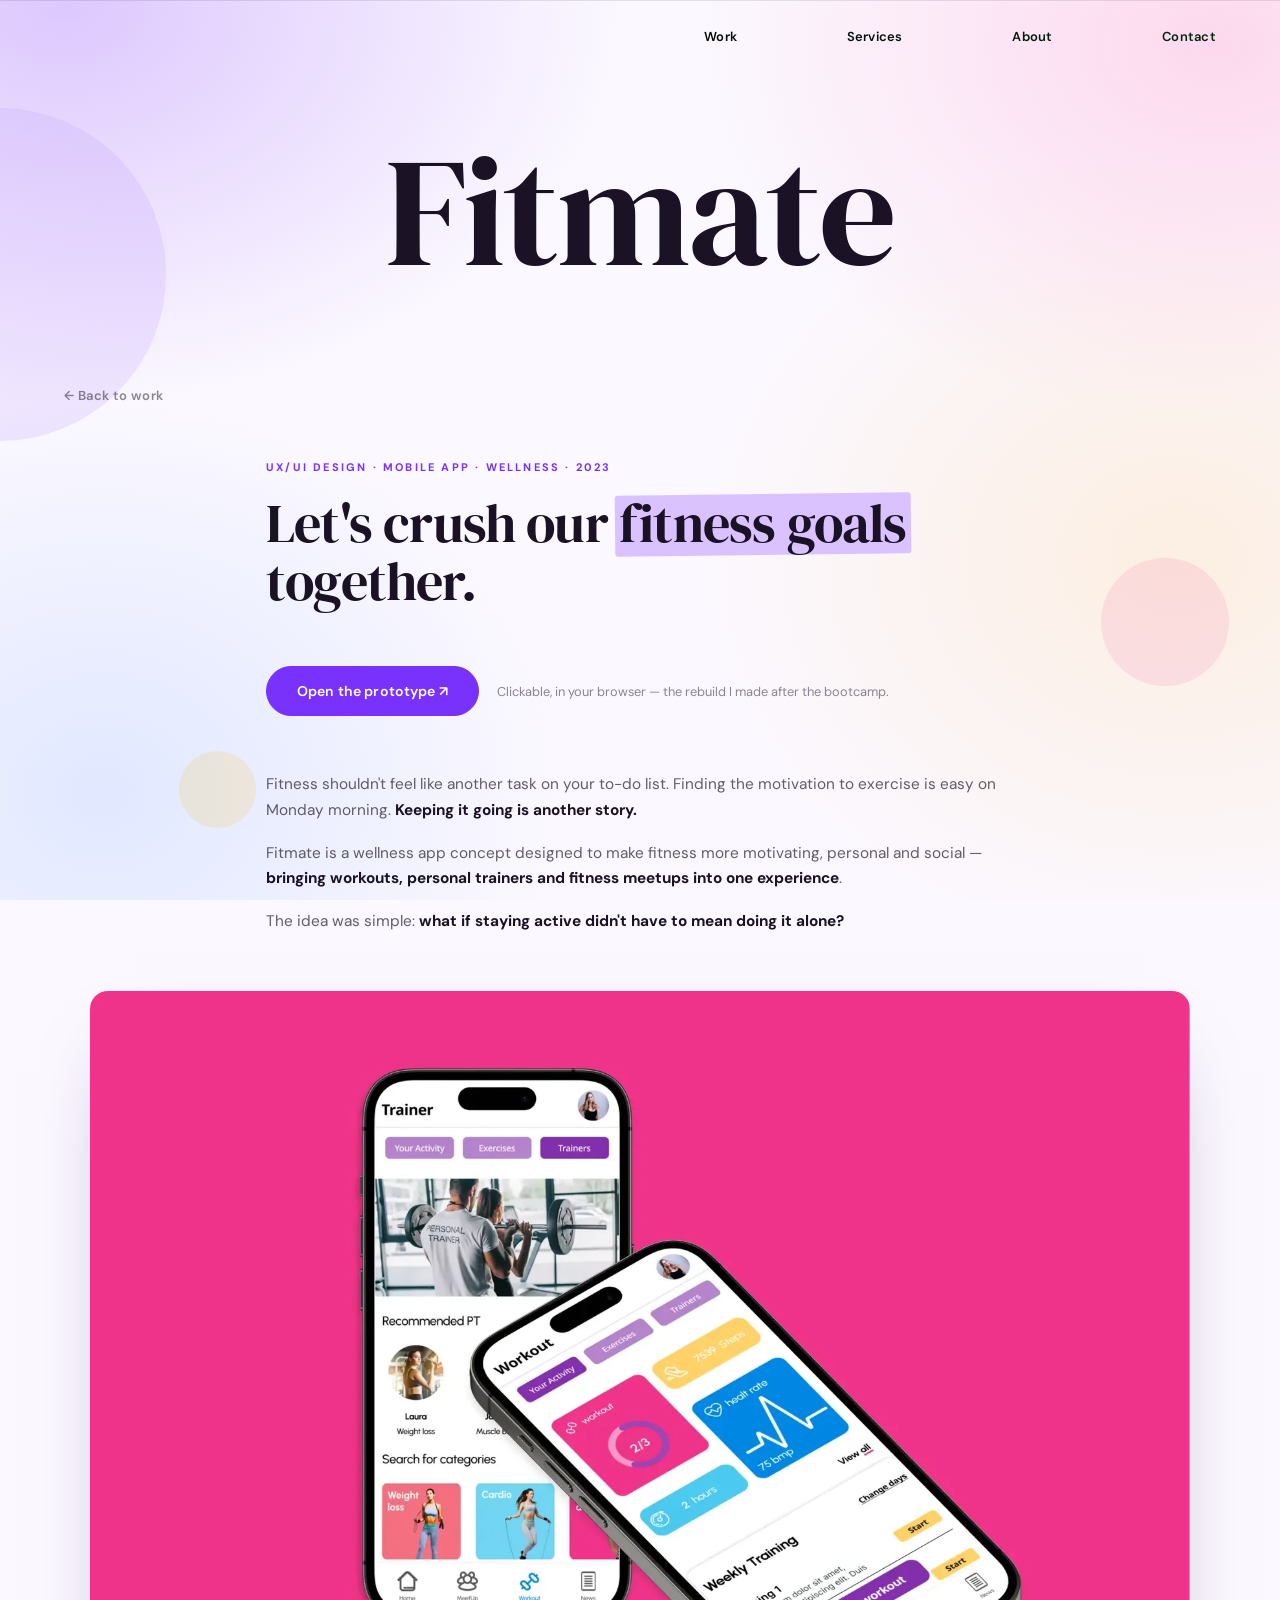
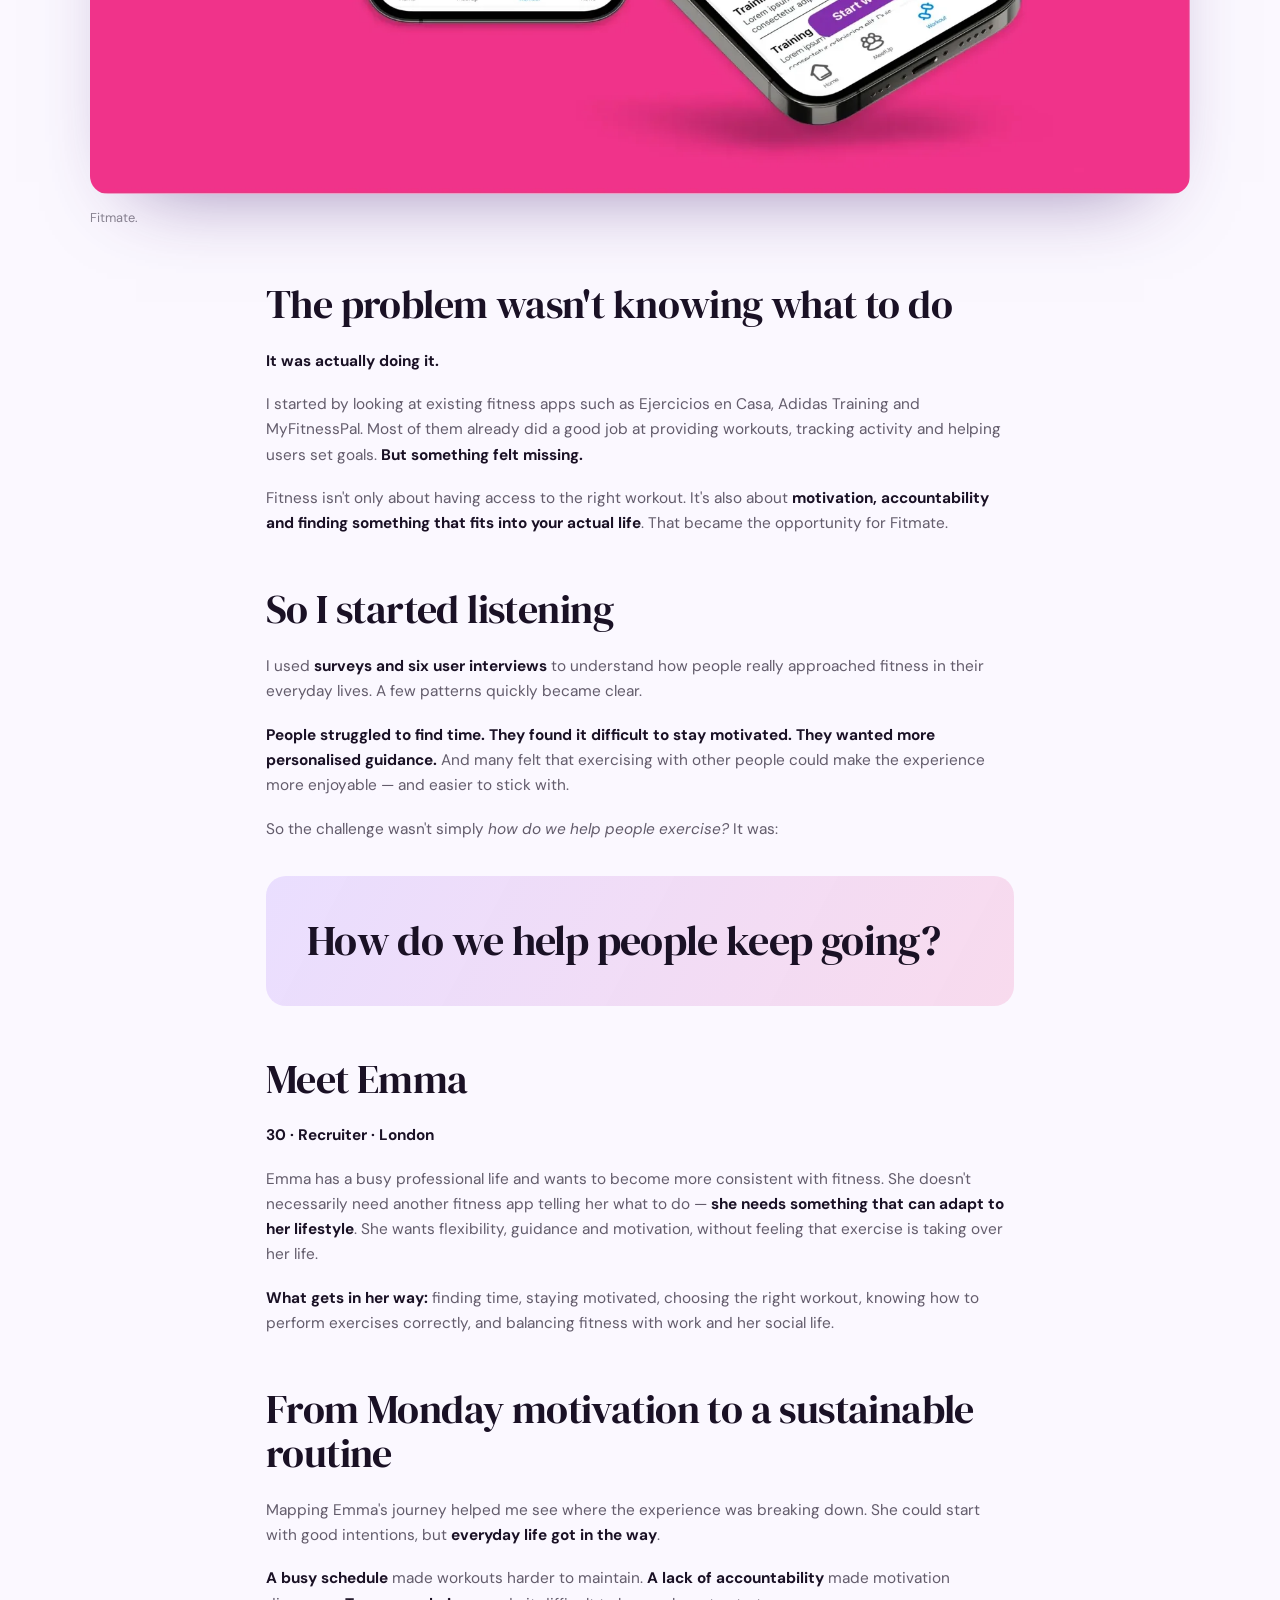
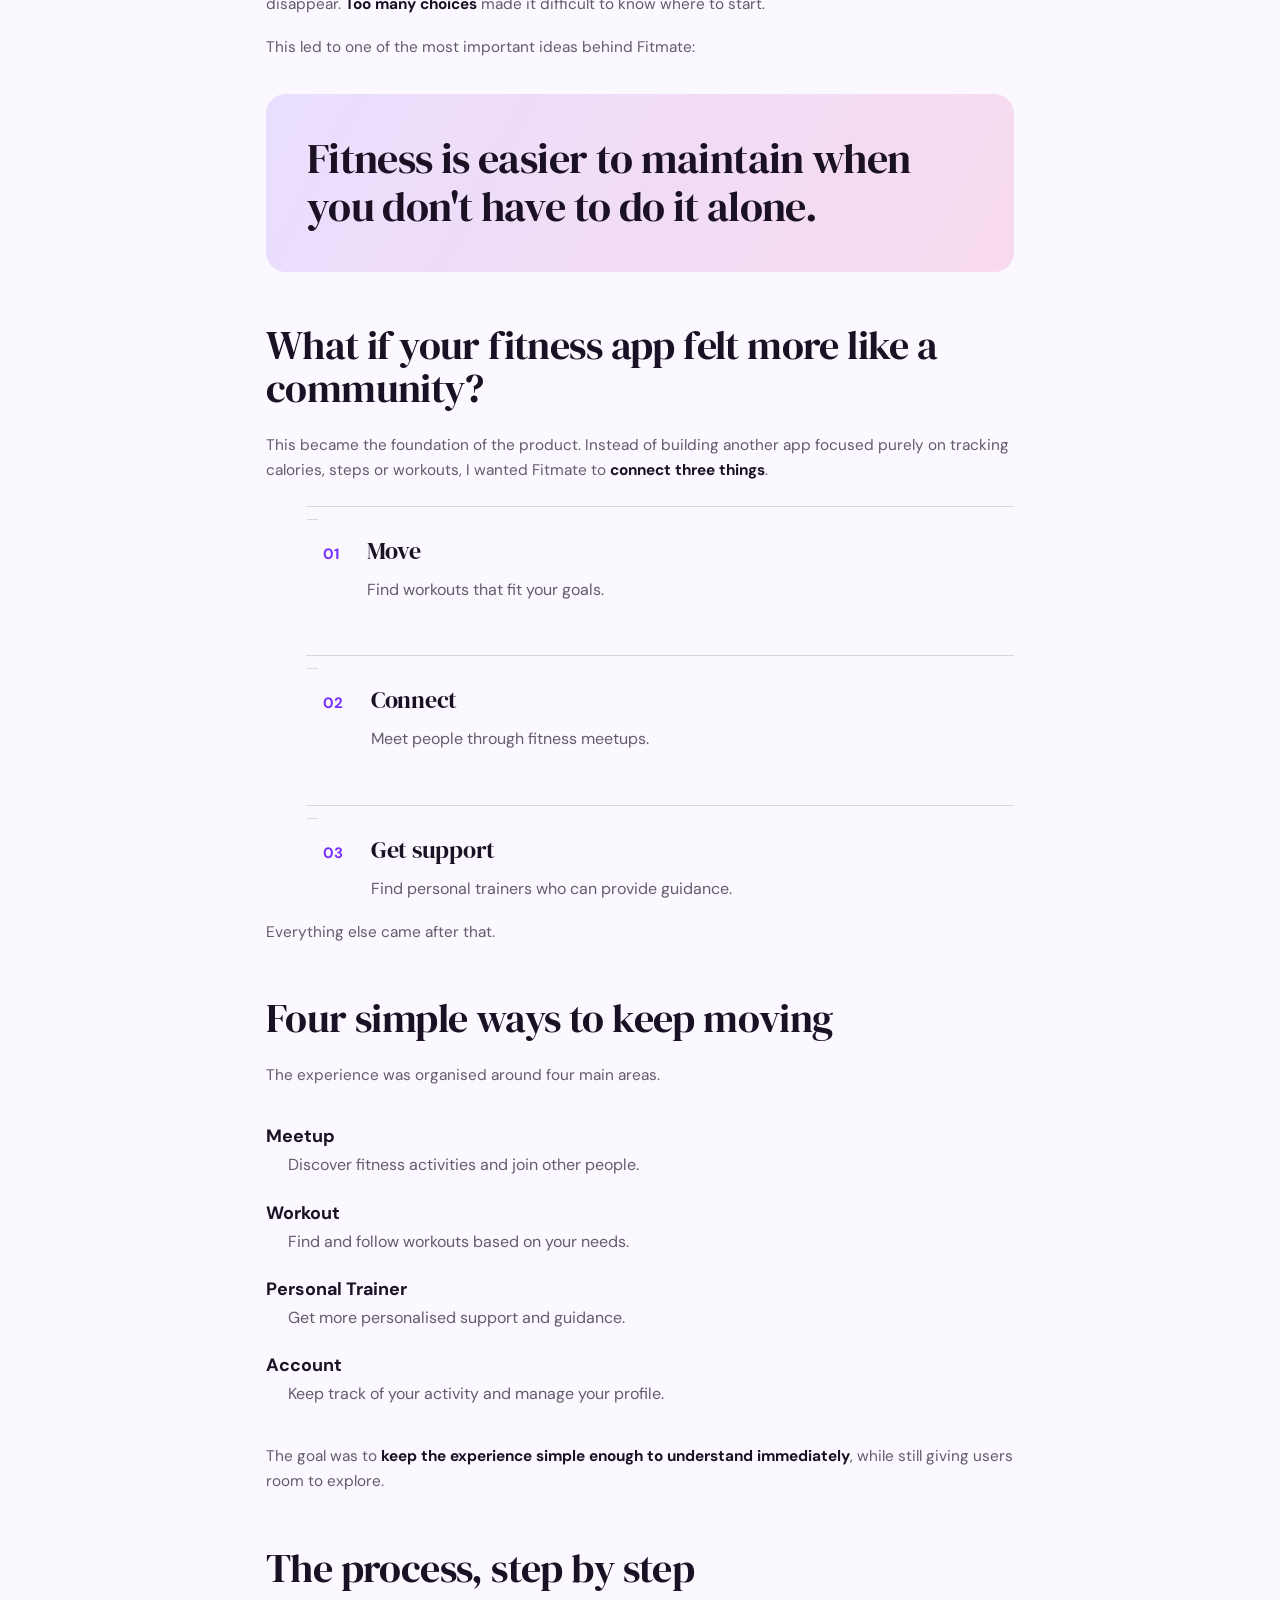
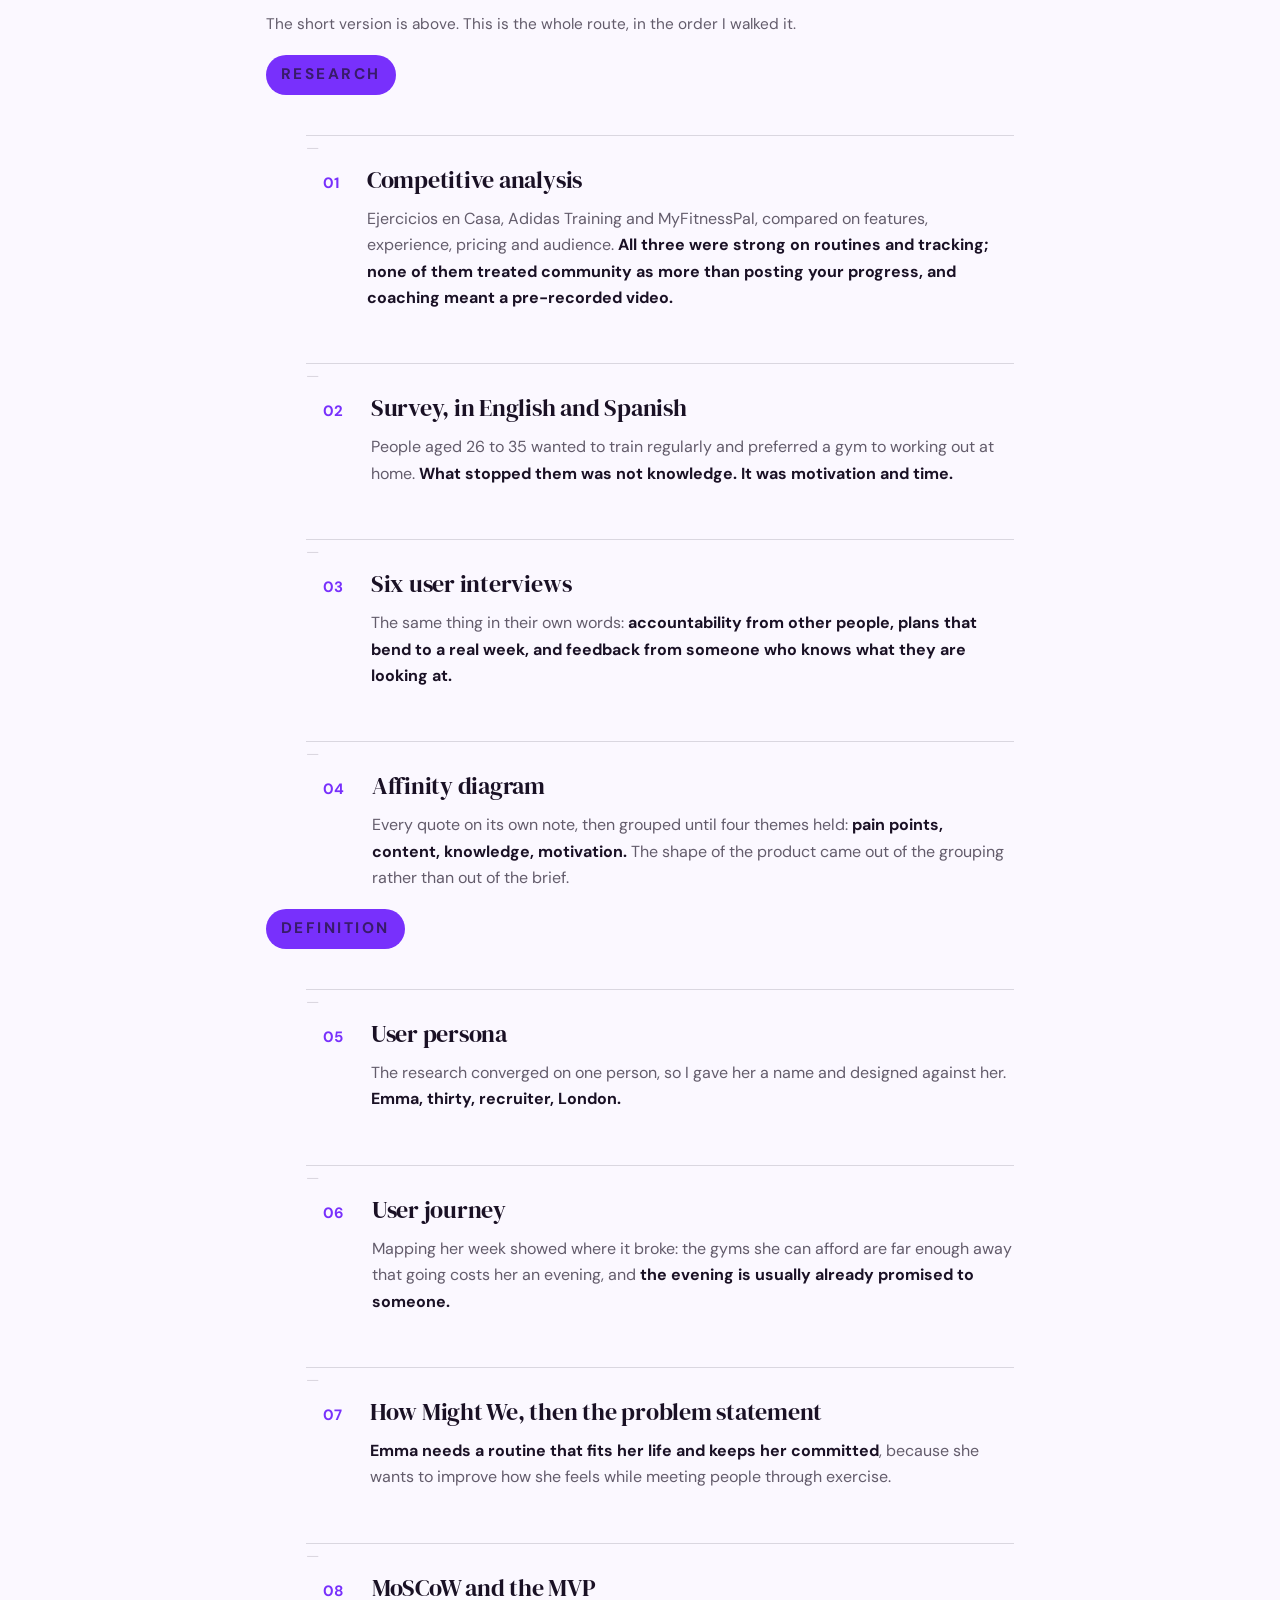
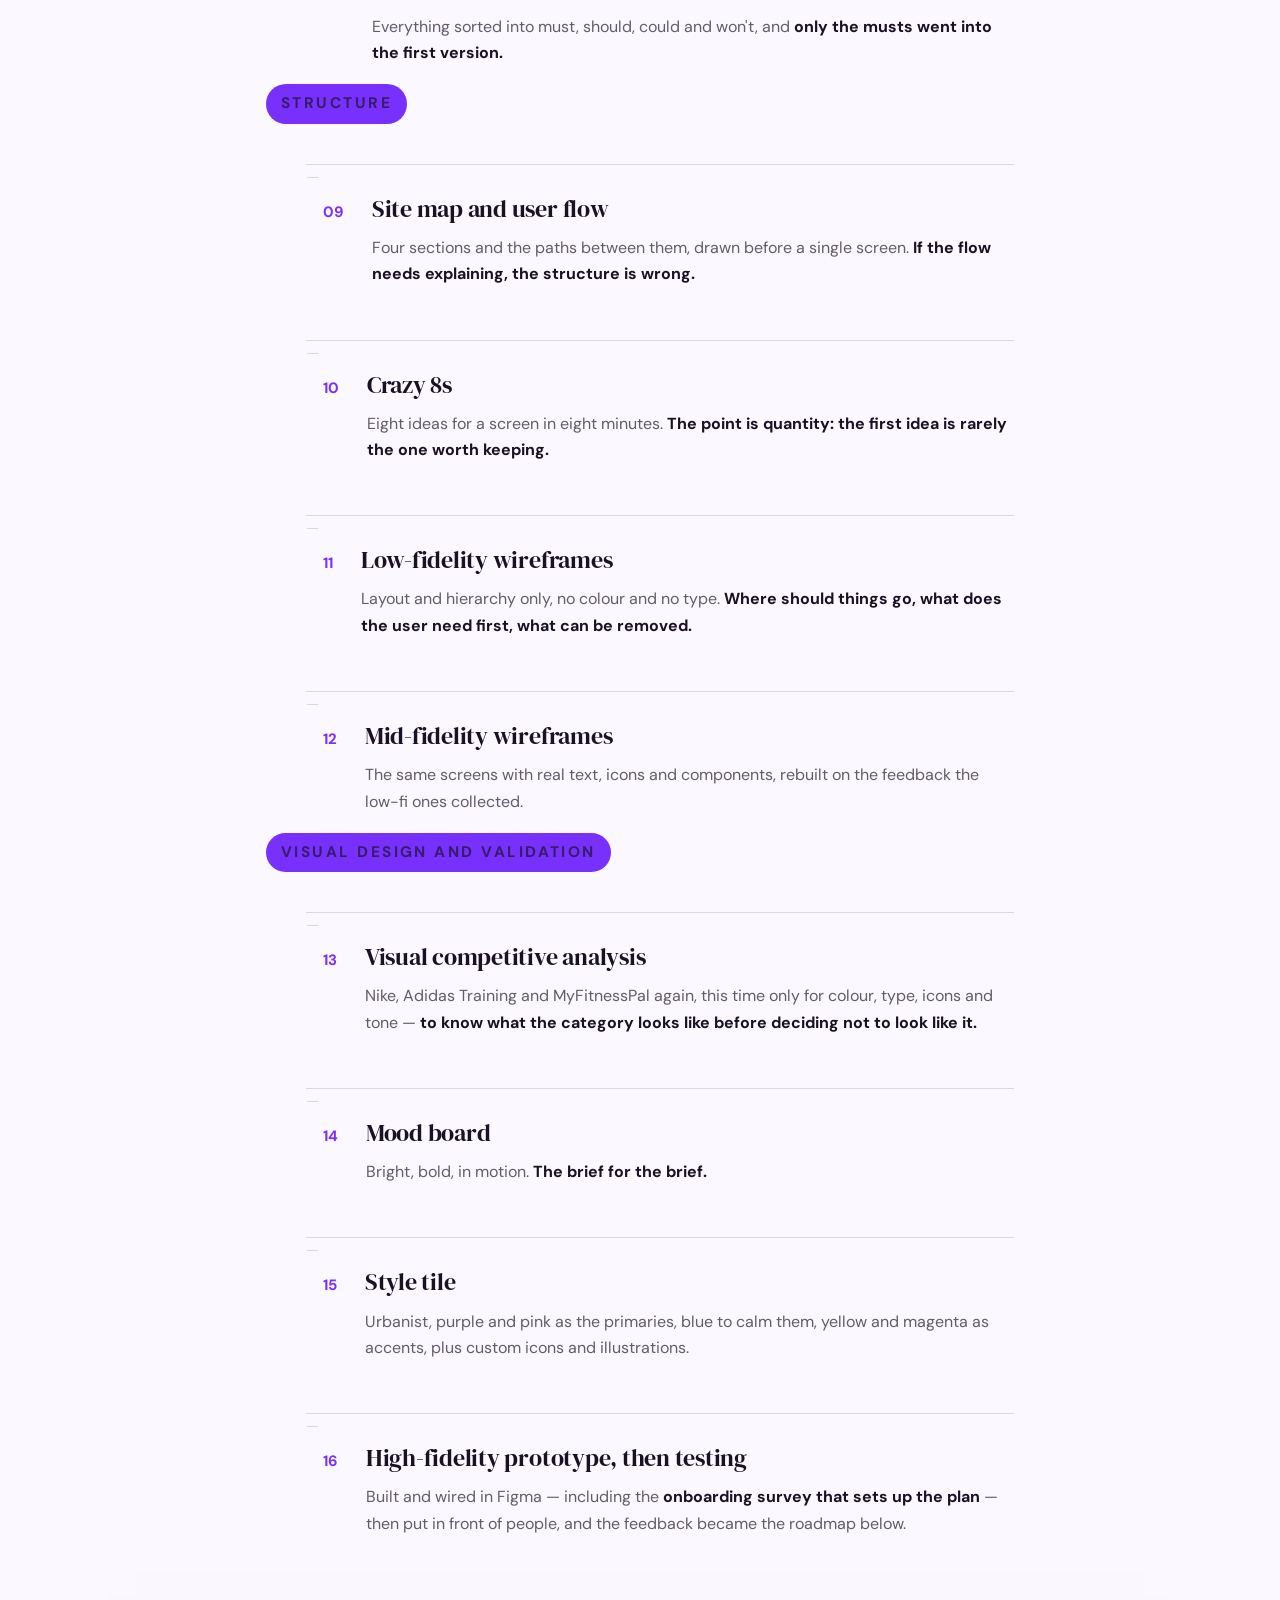
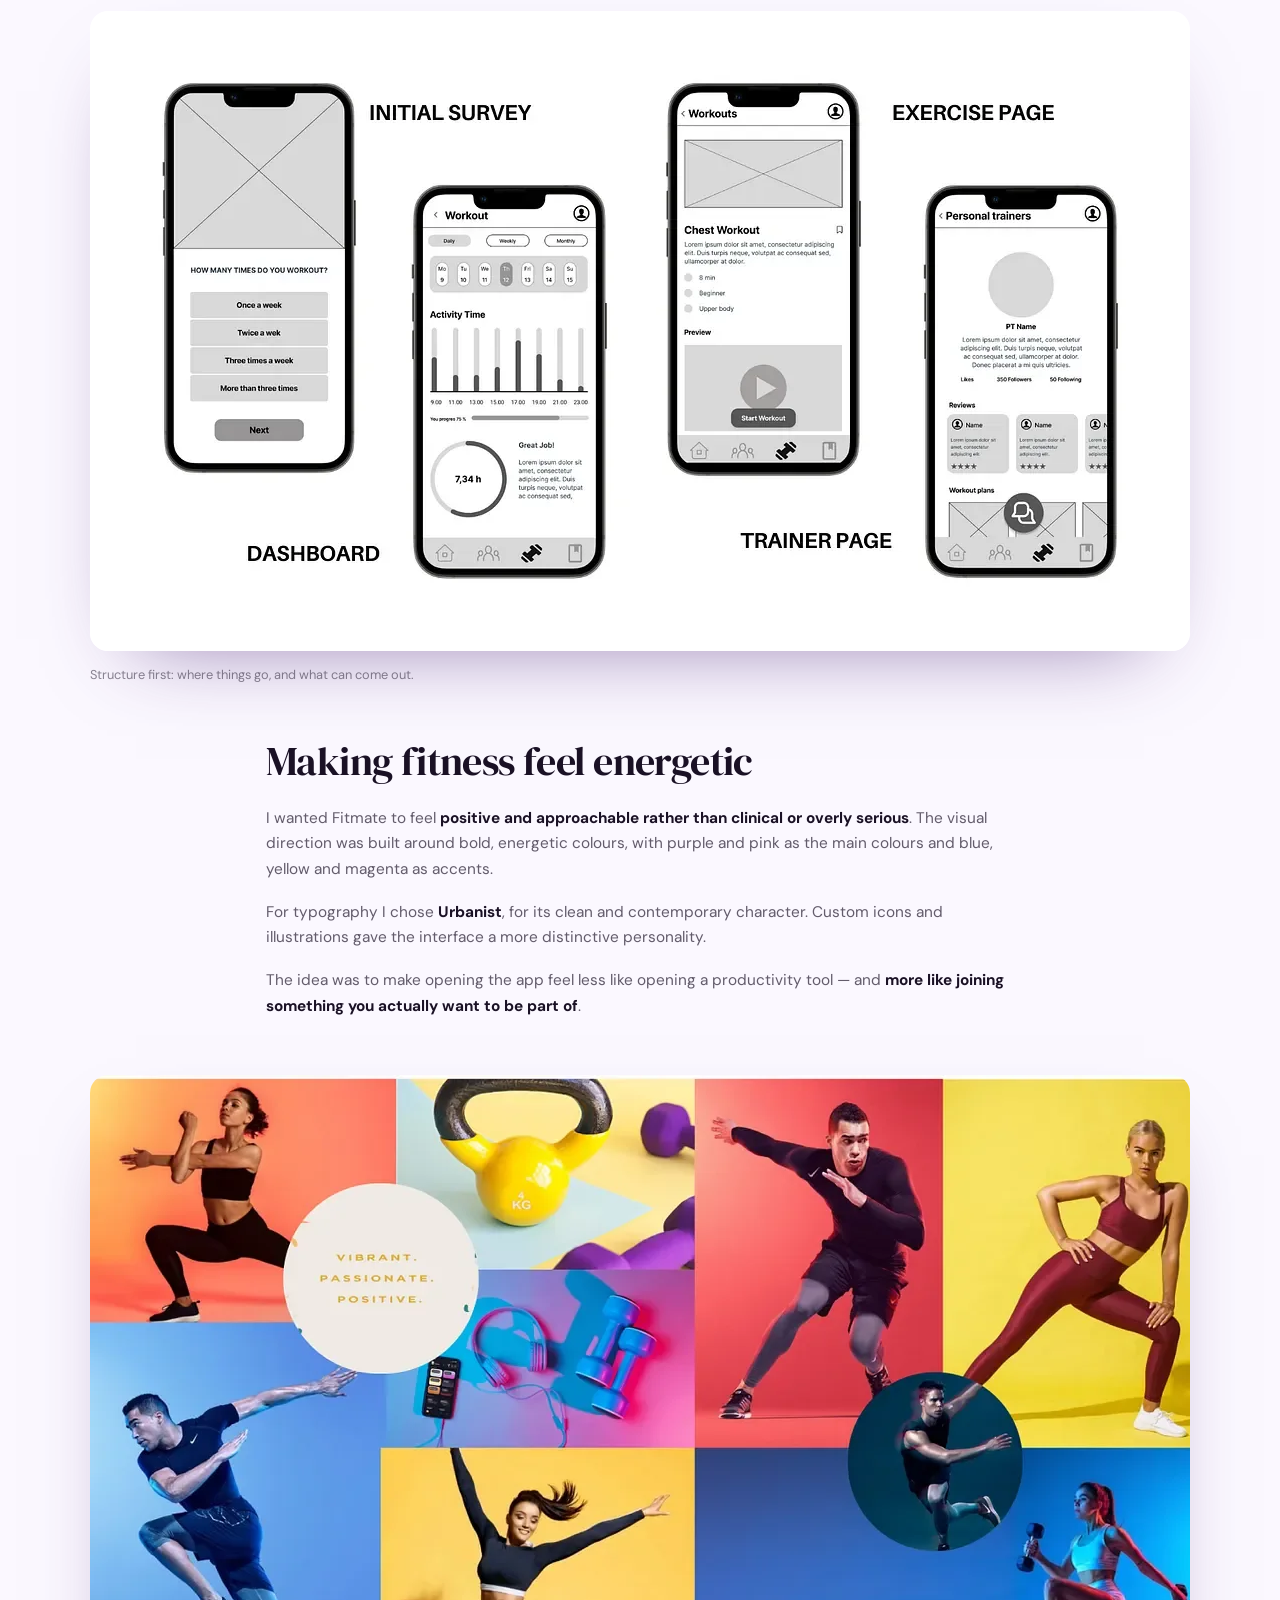
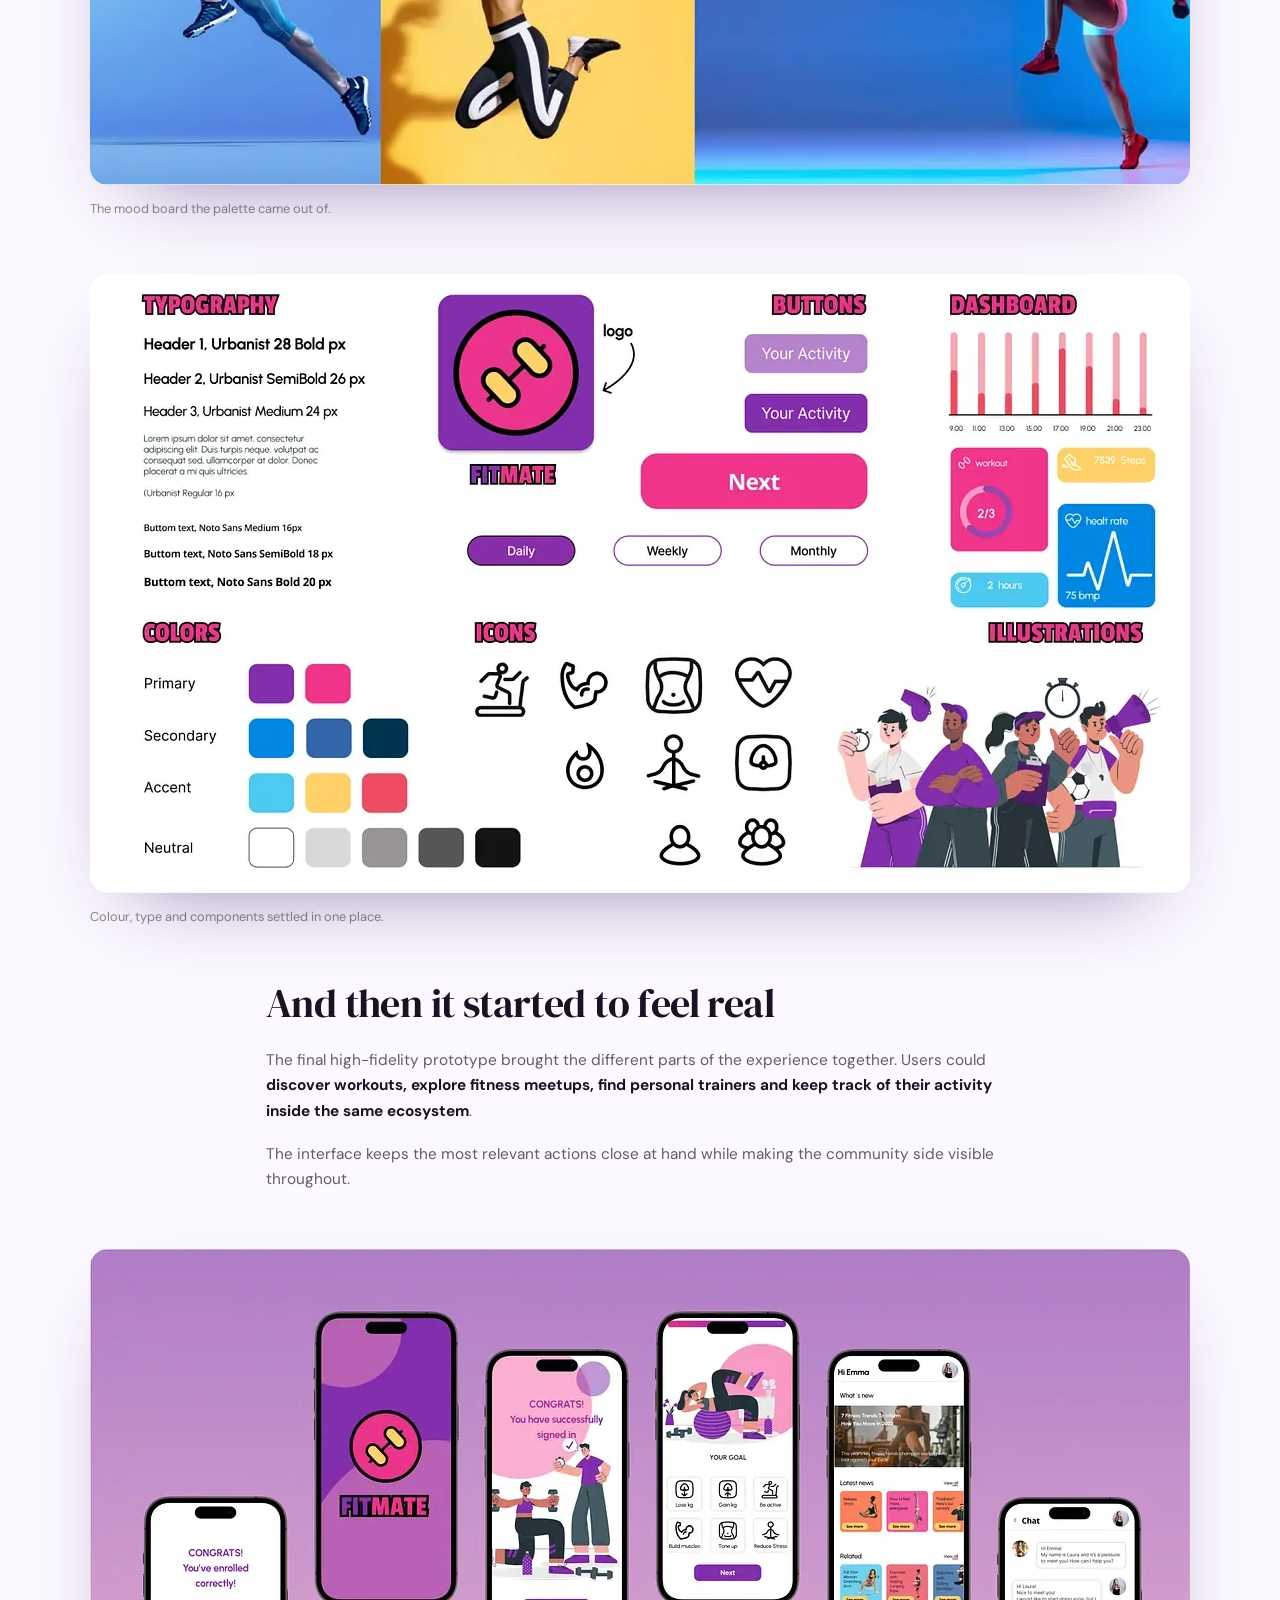
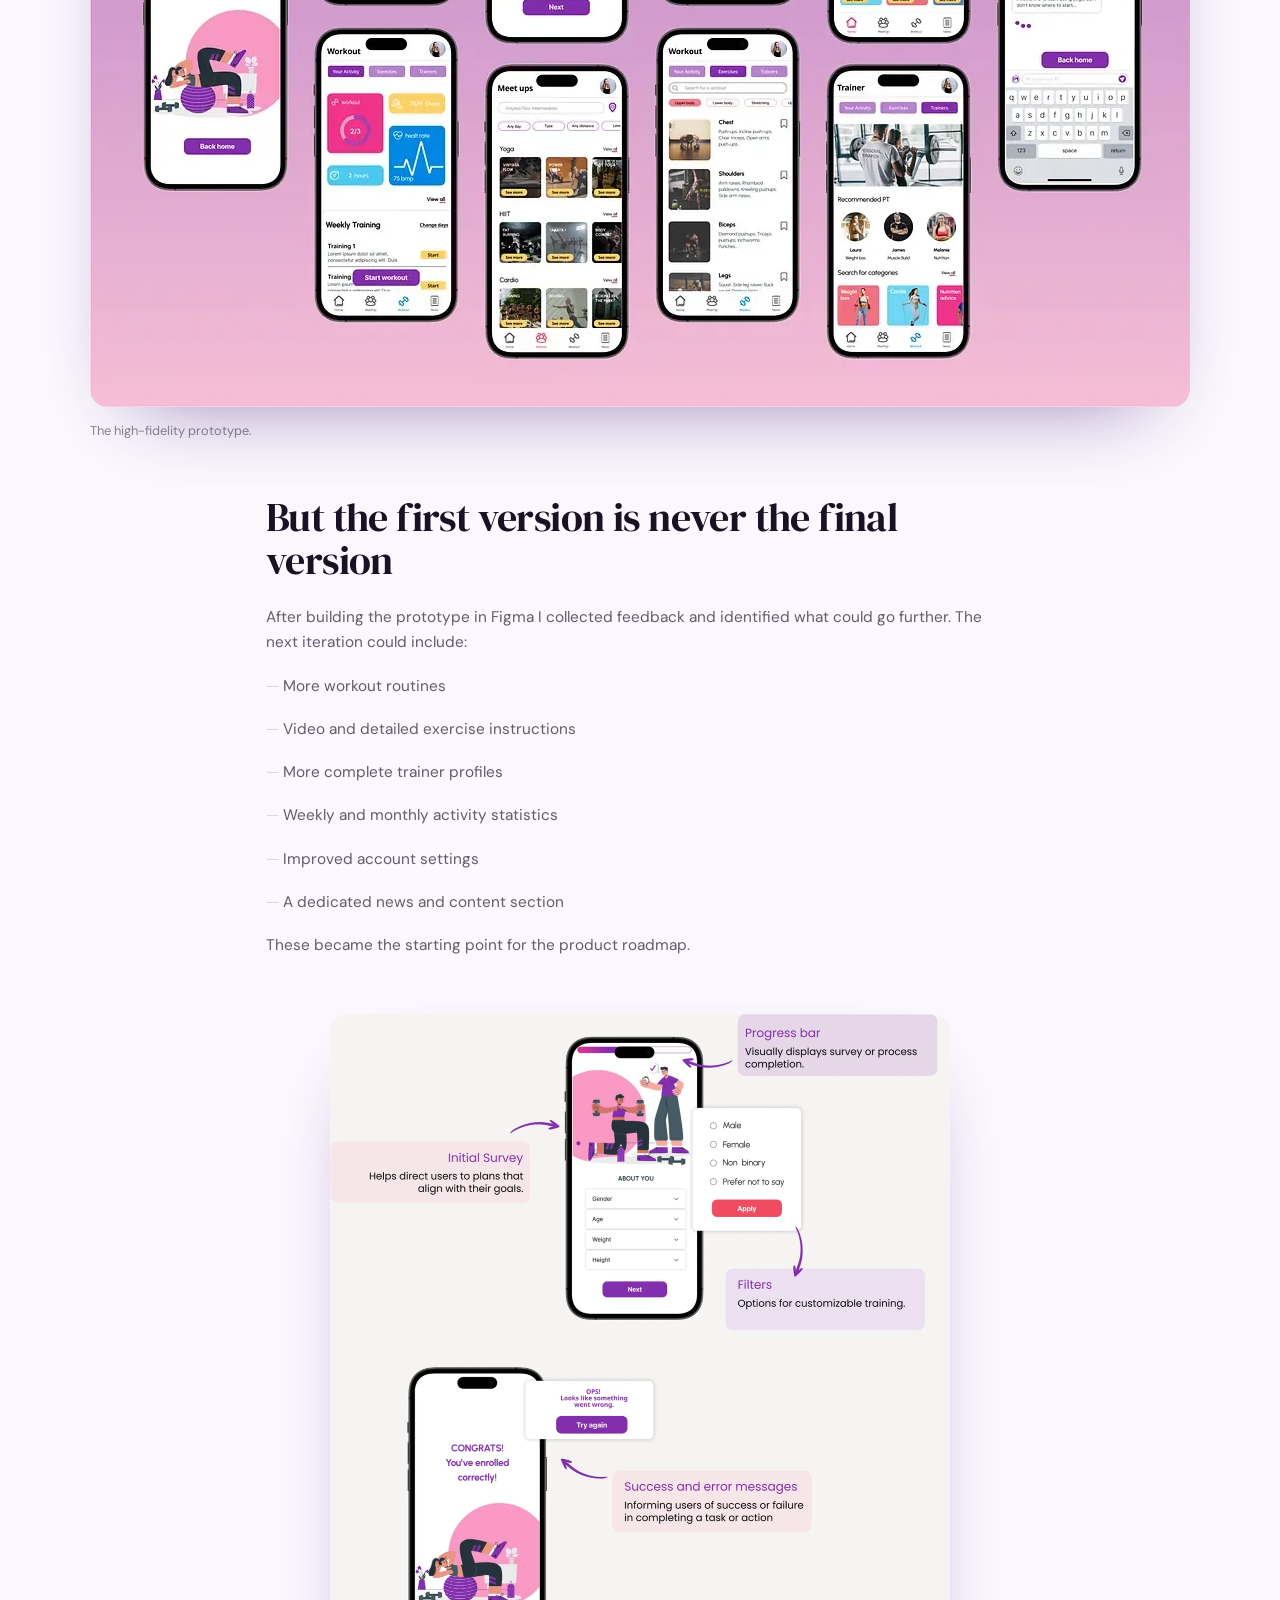
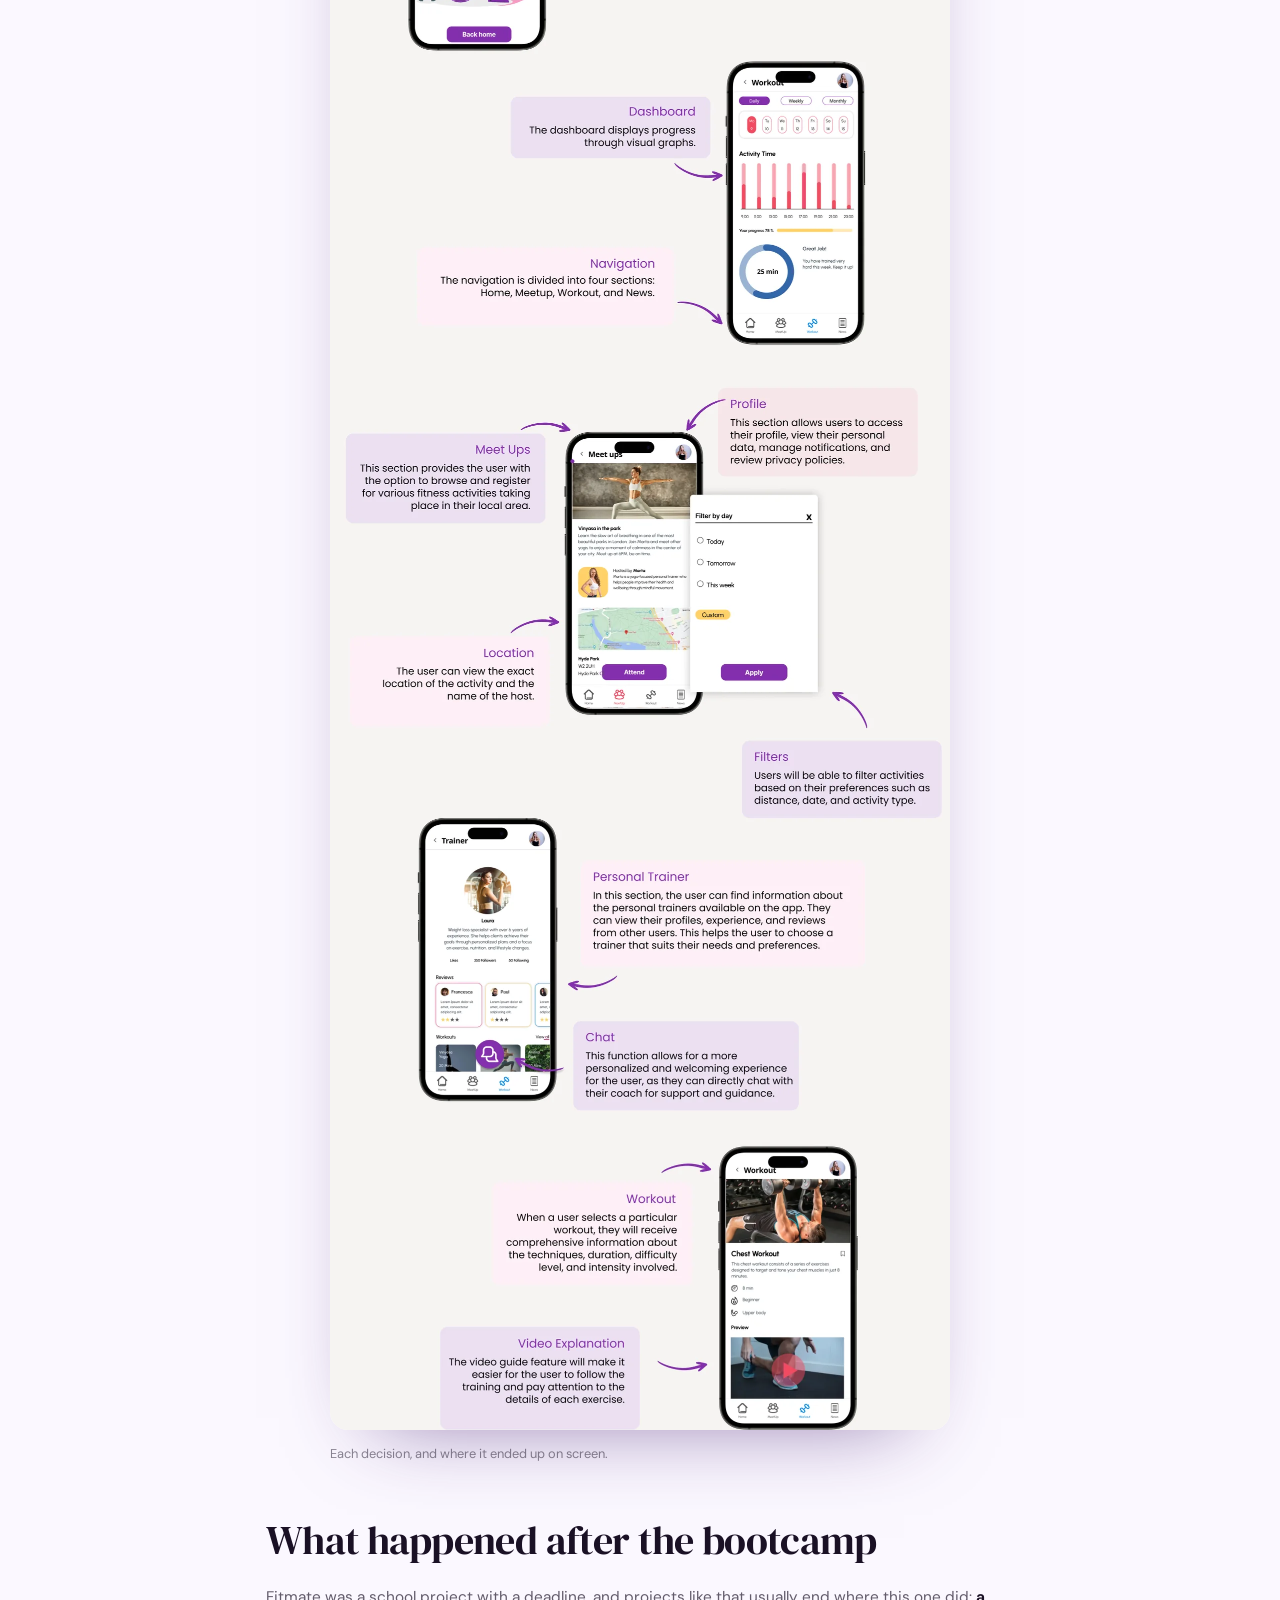
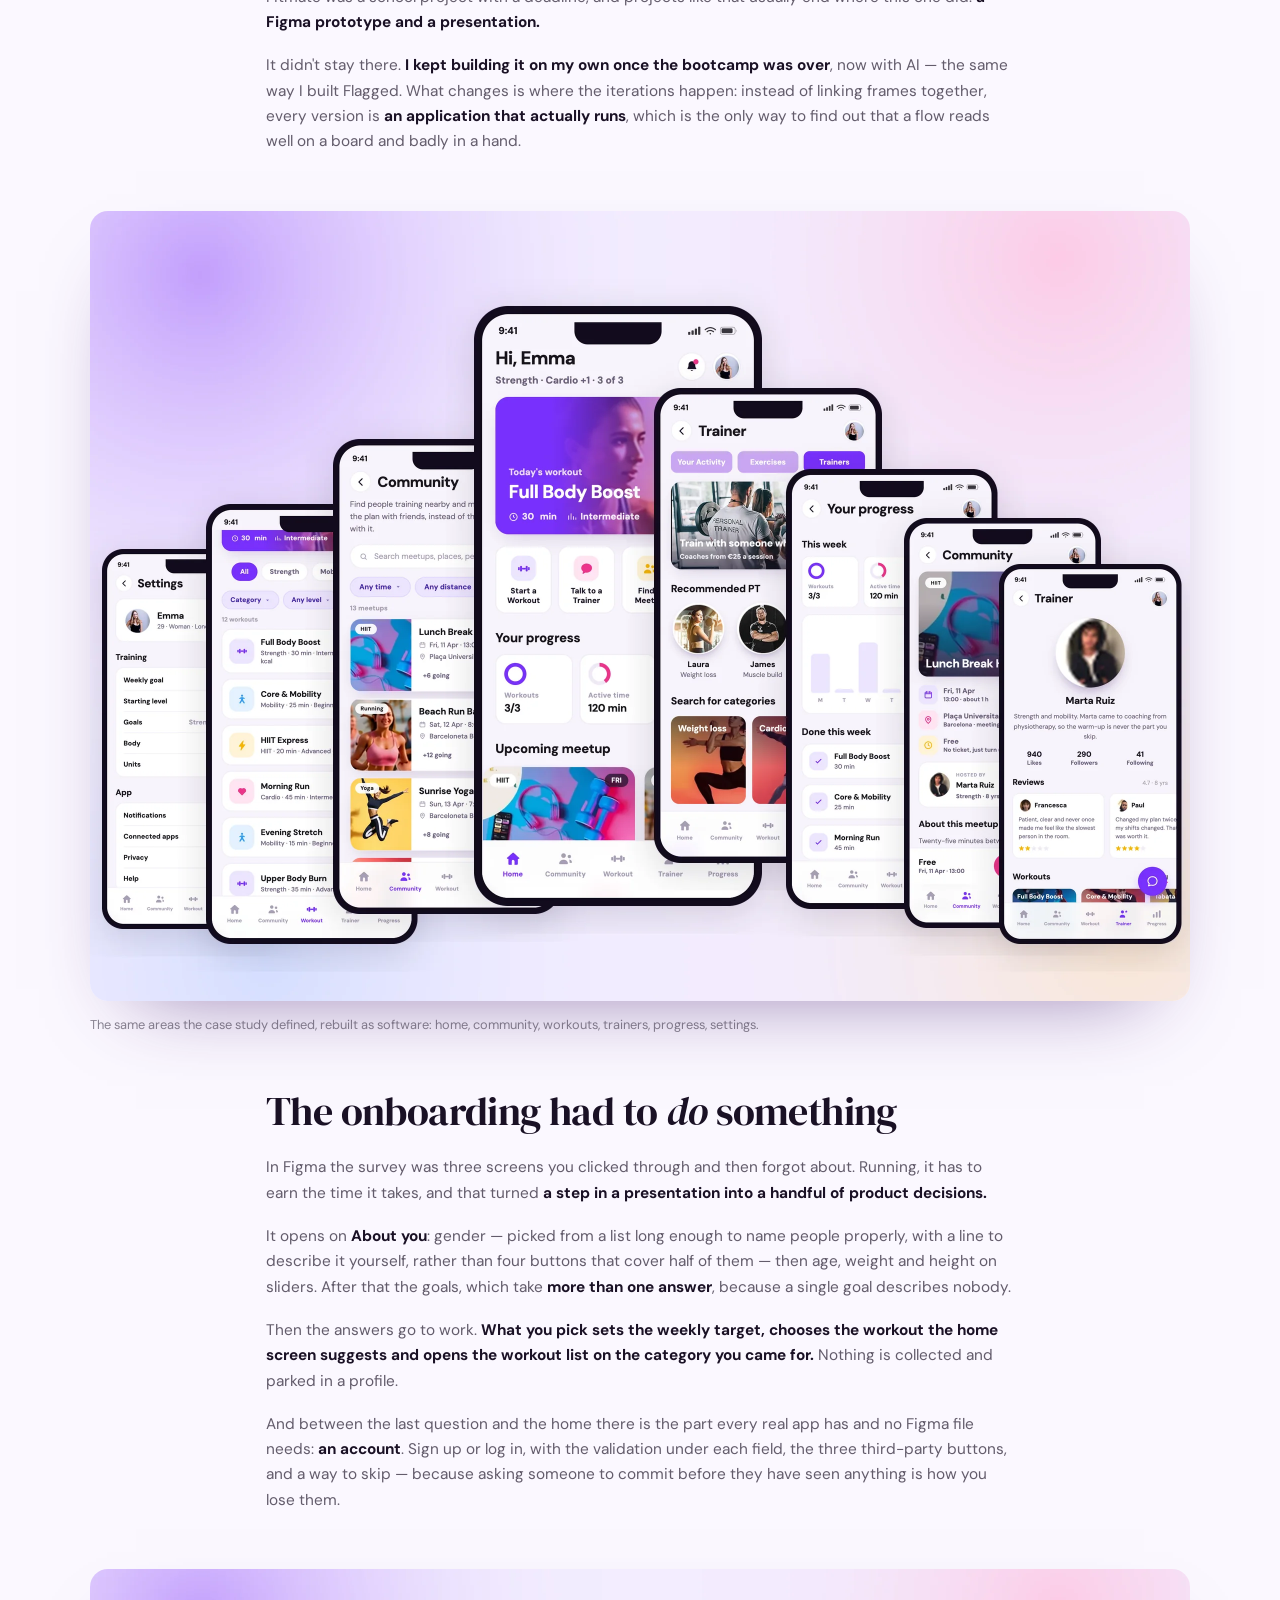
<file: fitmate.html>
<!DOCTYPE html>
<html lang="en">
<head>
<meta charset="UTF-8">
<meta name="viewport" content="width=device-width, initial-scale=1.0">
<title>Fitmate — Dario Capalbi</title>
<meta name="description" content="Fitmate — a wellness app concept built around motivation and community, not just tracking. UX/UI case study by Dario Capalbi.">

<link rel="icon" type="image/svg+xml" href="data:image/svg+xml,%3Csvg xmlns='http://www.w3.org/2000/svg' viewBox='0 0 64 64'%3E%3Crect width='64' height='64' fill='%230A0A0A'/%3E%3Ctext x='32' y='42' font-family='Arial, sans-serif' font-weight='900' font-size='28' fill='%23F5F4F1' text-anchor='middle'%3EDC%3C/text%3E%3C/svg%3E">

<link rel="preconnect" href="https://api.fontshare.com">
<link href="https://api.fontshare.com/v2/css?f[]=switzer@400,500,600,700,800,900&display=swap" rel="stylesheet">

<link href="https://fonts.googleapis.com/css2?family=DM+Sans:ital,opsz,wght@0,9..40,400;0,9..40,500;0,9..40,700;1,9..40,400&family=DM+Serif+Display:ital@0;1&display=swap" rel="stylesheet">

<link rel="stylesheet" href="css/styles.css?v=133">
<link rel="stylesheet" href="css/fitmate-caso.css?v=2">
</head>
<body class="caso-fm">

<div class="grain" aria-hidden="true"></div>

<div class="tondi-sfondo" aria-hidden="true"><span class="c1"></span><span class="c2"></span><span class="c3"></span></div>

<div class="cursor-ball" id="cursor-ball" aria-hidden="true"><div class="cursor-ball__dot"></div></div>

<nav class="nav">
  <a href="index.html#work">Work</a>
  <a href="index.html#services">Services</a>
  <a href="index.html#about">About</a>
  <a href="index.html#contact">Contact</a>
</nav>

<main>

  <section class="section" id="top">
    <div class="section__head section__head--wide">
      <h2 class="emerge">Fitmate</h2>
    </div>

    <p class="case__back reveal"><a href="index.html#work">&larr; Back to work</a></p>

    <div class="case__copy">
      <p class="case__meta reveal">UX/UI Design · Mobile App · Wellness · 2023</p>

      <p class="case__lead reveal">Let's crush our <span class="segno">fitness goals</span> together.</p>

      <p class="case__cta reveal">
        <a class="case__cta-btn" href="fitmate-prototype.html">Open the prototype &nearr;</a>
        <span class="case__cta-note">Clickable, in your browser &mdash; the rebuild I made after the bootcamp.</span>
      </p>

      <div class="case__block reveal">
        <p>Fitness shouldn't feel like another task on your to-do list. Finding the motivation to exercise is easy on Monday morning. <strong>Keeping it going is another story.</strong></p>
        <p>Fitmate is a wellness app concept designed to make fitness more motivating, personal and social — <strong>bringing workouts, personal trainers and fitness meetups into one experience</strong>.</p>
        <p>The idea was simple: <strong>what if staying active didn't have to mean doing it alone?</strong></p>
      </div>

      <figure class="case__fig reveal">
        <img src="assets/fm-01-hero.webp" alt="Fitmate — app screens" width="1700" height="1241">
        <figcaption>Fitmate.</figcaption>
      </figure>

      <div class="case__block reveal">
        <h3>The problem wasn't knowing what to do</h3>
        <p><strong>It was actually doing it.</strong></p>
        <p>I started by looking at existing fitness apps such as Ejercicios en Casa, Adidas Training and MyFitnessPal. Most of them already did a good job at providing workouts, tracking activity and helping users set goals. <strong>But something felt missing.</strong></p>
        <p>Fitness isn't only about having access to the right workout. It's also about <strong>motivation, accountability and finding something that fits into your actual life</strong>. That became the opportunity for Fitmate.</p>
      </div>

      <div class="case__block reveal">
        <h3>So I started listening</h3>
        <p>I used <strong>surveys and six user interviews</strong> to understand how people really approached fitness in their everyday lives. A few patterns quickly became clear.</p>
        <p><strong>People struggled to find time. They found it difficult to stay motivated. They wanted more personalised guidance.</strong> And many felt that exercising with other people could make the experience more enjoyable — and easier to stick with.</p>
        <p>So the challenge wasn't simply <em>how do we help people exercise?</em> It was:</p>
        <p class="case__statement">How do we help people keep going?</p>
      </div>

      <div class="case__block reveal">
        <h3>Meet Emma</h3>
        <p><strong>30 · Recruiter · London</strong></p>
        <p>Emma has a busy professional life and wants to become more consistent with fitness. She doesn't necessarily need another fitness app telling her what to do — <strong>she needs something that can adapt to her lifestyle</strong>. She wants flexibility, guidance and motivation, without feeling that exercise is taking over her life.</p>
        <p><strong>What gets in her way:</strong> finding time, staying motivated, choosing the right workout, knowing how to perform exercises correctly, and balancing fitness with work and her social life.</p>
      </div>

      <div class="case__block reveal">
        <h3>From Monday motivation to a sustainable routine</h3>
        <p>Mapping Emma's journey helped me see where the experience was breaking down. She could start with good intentions, but <strong>everyday life got in the way</strong>.</p>
        <p><strong>A busy schedule</strong> made workouts harder to maintain. <strong>A lack of accountability</strong> made motivation disappear. <strong>Too many choices</strong> made it difficult to know where to start.</p>
        <p>This led to one of the most important ideas behind Fitmate:</p>
        <p class="case__statement">Fitness is easier to maintain when you don't have to do it alone.</p>
      </div>

      <div class="case__block reveal">
        <h3>What if your fitness app felt more like a community?</h3>
        <p>This became the foundation of the product. Instead of building another app focused purely on tracking calories, steps or workouts, I wanted Fitmate to <strong>connect three things</strong>.</p>
        <ol class="case__needs">
          <li>
            <span class="case__needs-num">01</span>
            <span class="case__needs-title">Move</span>
            <span class="case__needs-text">Find workouts that fit your goals.</span>
          </li>
          <li>
            <span class="case__needs-num">02</span>
            <span class="case__needs-title">Connect</span>
            <span class="case__needs-text">Meet people through fitness meetups.</span>
          </li>
          <li>
            <span class="case__needs-num">03</span>
            <span class="case__needs-title">Get support</span>
            <span class="case__needs-text">Find personal trainers who can provide guidance.</span>
          </li>
        </ol>
        <p>Everything else came after that.</p>
      </div>

      <div class="case__block reveal">
        <h3>Four simple ways to keep moving</h3>
        <p>The experience was organised around four main areas.</p>
        <dl class="case__statuses">
          <div>
            <dt>Meetup</dt>
            <dd>Discover fitness activities and join other people.</dd>
          </div>
          <div>
            <dt>Workout</dt>
            <dd>Find and follow workouts based on your needs.</dd>
          </div>
          <div>
            <dt>Personal Trainer</dt>
            <dd>Get more personalised support and guidance.</dd>
          </div>
          <div>
            <dt>Account</dt>
            <dd>Keep track of your activity and manage your profile.</dd>
          </div>
        </dl>
        <p>The goal was to <strong>keep the experience simple enough to understand immediately</strong>, while still giving users room to explore.</p>
      </div>

      <div class="case__block reveal">
        <h3>The process, step by step</h3>
        <p>The short version is above. This is the whole route, in the order I walked it.</p>

        <p class="case__fase">Research</p>
        <ol class="case__needs">
          <li>
            <span class="case__needs-num">01</span>
            <span class="case__needs-title">Competitive analysis</span>
            <span class="case__needs-text">Ejercicios en Casa, Adidas Training and MyFitnessPal, compared on features, experience, pricing and audience. <strong>All three were strong on routines and tracking; none of them treated community as more than posting your progress, and coaching meant a pre-recorded video.</strong></span>
          </li>
          <li>
            <span class="case__needs-num">02</span>
            <span class="case__needs-title">Survey, in English and Spanish</span>
            <span class="case__needs-text">People aged 26 to 35 wanted to train regularly and preferred a gym to working out at home. <strong>What stopped them was not knowledge. It was motivation and time.</strong></span>
          </li>
          <li>
            <span class="case__needs-num">03</span>
            <span class="case__needs-title">Six user interviews</span>
            <span class="case__needs-text">The same thing in their own words: <strong>accountability from other people, plans that bend to a real week, and feedback from someone who knows what they are looking at.</strong></span>
          </li>
          <li>
            <span class="case__needs-num">04</span>
            <span class="case__needs-title">Affinity diagram</span>
            <span class="case__needs-text">Every quote on its own note, then grouped until four themes held: <strong>pain points, content, knowledge, motivation.</strong> The shape of the product came out of the grouping rather than out of the brief.</span>
          </li>
        </ol>

        <p class="case__fase">Definition</p>
        <ol class="case__needs">
          <li>
            <span class="case__needs-num">05</span>
            <span class="case__needs-title">User persona</span>
            <span class="case__needs-text">The research converged on one person, so I gave her a name and designed against her. <strong>Emma, thirty, recruiter, London.</strong></span>
          </li>
          <li>
            <span class="case__needs-num">06</span>
            <span class="case__needs-title">User journey</span>
            <span class="case__needs-text">Mapping her week showed where it broke: the gyms she can afford are far enough away that going costs her an evening, and <strong>the evening is usually already promised to someone.</strong></span>
          </li>
          <li>
            <span class="case__needs-num">07</span>
            <span class="case__needs-title">How Might We, then the problem statement</span>
            <span class="case__needs-text"><strong>Emma needs a routine that fits her life and keeps her committed</strong>, because she wants to improve how she feels while meeting people through exercise.</span>
          </li>
          <li>
            <span class="case__needs-num">08</span>
            <span class="case__needs-title">MoSCoW and the MVP</span>
            <span class="case__needs-text">Everything sorted into must, should, could and won't, and <strong>only the musts went into the first version.</strong></span>
          </li>
        </ol>

        <p class="case__fase">Structure</p>
        <ol class="case__needs">
          <li>
            <span class="case__needs-num">09</span>
            <span class="case__needs-title">Site map and user flow</span>
            <span class="case__needs-text">Four sections and the paths between them, drawn before a single screen. <strong>If the flow needs explaining, the structure is wrong.</strong></span>
          </li>
          <li>
            <span class="case__needs-num">10</span>
            <span class="case__needs-title">Crazy 8s</span>
            <span class="case__needs-text">Eight ideas for a screen in eight minutes. <strong>The point is quantity: the first idea is rarely the one worth keeping.</strong></span>
          </li>
          <li>
            <span class="case__needs-num">11</span>
            <span class="case__needs-title">Low-fidelity wireframes</span>
            <span class="case__needs-text">Layout and hierarchy only, no colour and no type. <strong>Where should things go, what does the user need first, what can be removed.</strong></span>
          </li>
          <li>
            <span class="case__needs-num">12</span>
            <span class="case__needs-title">Mid-fidelity wireframes</span>
            <span class="case__needs-text">The same screens with real text, icons and components, rebuilt on the feedback the low-fi ones collected.</span>
          </li>
        </ol>

        <p class="case__fase">Visual design and validation</p>
        <ol class="case__needs">
          <li>
            <span class="case__needs-num">13</span>
            <span class="case__needs-title">Visual competitive analysis</span>
            <span class="case__needs-text">Nike, Adidas Training and MyFitnessPal again, this time only for colour, type, icons and tone — <strong>to know what the category looks like before deciding not to look like it.</strong></span>
          </li>
          <li>
            <span class="case__needs-num">14</span>
            <span class="case__needs-title">Mood board</span>
            <span class="case__needs-text">Bright, bold, in motion. <strong>The brief for the brief.</strong></span>
          </li>
          <li>
            <span class="case__needs-num">15</span>
            <span class="case__needs-title">Style tile</span>
            <span class="case__needs-text">Urbanist, purple and pink as the primaries, blue to calm them, yellow and magenta as accents, plus custom icons and illustrations.</span>
          </li>
          <li>
            <span class="case__needs-num">16</span>
            <span class="case__needs-title">High-fidelity prototype, then testing</span>
            <span class="case__needs-text">Built and wired in Figma — including the <strong>onboarding survey that sets up the plan</strong> — then put in front of people, and the feedback became the roadmap below.</span>
          </li>
        </ol>
      </div>

      <figure class="case__fig reveal">
        <img src="assets/fm-02-wireframe.webp" alt="Fitmate — mid-fidelity wireframes" width="1100" height="640" loading="lazy">
        <figcaption>Structure first: where things go, and what can come out.</figcaption>
      </figure>

      <div class="case__block reveal">
        <h3>Making fitness feel energetic</h3>
        <p>I wanted Fitmate to feel <strong>positive and approachable rather than clinical or overly serious</strong>. The visual direction was built around bold, energetic colours, with purple and pink as the main colours and blue, yellow and magenta as accents.</p>
        <p>For typography I chose <strong>Urbanist</strong>, for its clean and contemporary character. Custom icons and illustrations gave the interface a more distinctive personality.</p>
        <p>The idea was to make opening the app feel less like opening a productivity tool — and <strong>more like joining something you actually want to be part of</strong>.</p>
      </div>

      <figure class="case__fig reveal">
        <img src="assets/fm-03-moodboard.webp" alt="Fitmate — mood board" width="1100" height="710" loading="lazy">
        <figcaption>The mood board the palette came out of.</figcaption>
      </figure>

      <figure class="case__fig reveal">
        <img src="assets/fm-05-styletile.webp" alt="Fitmate — style tile" width="1100" height="619" loading="lazy">
        <figcaption>Colour, type and components settled in one place.</figcaption>
      </figure>

      <div class="case__block reveal">
        <h3>And then it started to feel real</h3>
        <p>The final high-fidelity prototype brought the different parts of the experience together. Users could <strong>discover workouts, explore fitness meetups, find personal trainers and keep track of their activity inside the same ecosystem</strong>.</p>
        <p>The interface keeps the most relevant actions close at hand while making the community side visible throughout.</p>
      </div>

      <figure class="case__fig reveal">
        <img src="assets/fm-04-schermate.webp" alt="Fitmate — final screens" width="1100" height="758" loading="lazy">
        <figcaption>The high-fidelity prototype.</figcaption>
      </figure>

      <div class="case__block reveal">
        <h3>But the first version is never the final version</h3>
        <p>After building the prototype in Figma I collected feedback and identified what could go further. The next iteration could include:</p>
        <ul>
          <li>More workout routines</li>
          <li>Video and detailed exercise instructions</li>
          <li>More complete trainer profiles</li>
          <li>Weekly and monthly activity statistics</li>
          <li>Improved account settings</li>
          <li>A dedicated news and content section</li>
        </ul>
        <p>These became the starting point for the product roadmap.</p>
      </div>

      <figure class="case__fig case__fig--tall reveal">
        <img src="assets/fm-06-annotate.webp" alt="Fitmate — annotated screens" width="1240" height="4031" loading="lazy">
        <figcaption>Each decision, and where it ended up on screen.</figcaption>
      </figure>

      <div class="case__block reveal">
        <h3>What happened after the bootcamp</h3>
        <p>Fitmate was a school project with a deadline, and projects like that usually end where this one did: <strong>a Figma prototype and a presentation.</strong></p>
        <p>It didn't stay there. <strong>I kept building it on my own once the bootcamp was over</strong>, now with AI — the same way I built Flagged. What changes is where the iterations happen: instead of linking frames together, every version is <strong>an application that actually runs</strong>, which is the only way to find out that a flow reads well on a board and badly in a hand.</p>
      </div>

      <figure class="case__fig reveal">
        <img src="assets/fm-08-app.webp" alt="Fitmate — the rebuilt app: home, community, workouts, trainers, progress and settings" width="2200" height="1560" loading="lazy">
        <figcaption>The same areas the case study defined, rebuilt as software: home, community, workouts, trainers, progress, settings.</figcaption>
      </figure>

      <div class="case__block reveal">
        <h3>The onboarding had to <em>do</em> something</h3>
        <p>In Figma the survey was three screens you clicked through and then forgot about. Running, it has to earn the time it takes, and that turned <strong>a step in a presentation into a handful of product decisions.</strong></p>
        <p>It opens on <strong>About you</strong>: gender — picked from a list long enough to name people properly, with a line to describe it yourself, rather than four buttons that cover half of them — then age, weight and height on sliders. After that the goals, which take <strong>more than one answer</strong>, because a single goal describes nobody.</p>
        <p>Then the answers go to work. <strong>What you pick sets the weekly target, chooses the workout the home screen suggests and opens the workout list on the category you came for.</strong> Nothing is collected and parked in a profile.</p>
        <p>And between the last question and the home there is the part every real app has and no Figma file needs: <strong>an account</strong>. Sign up or log in, with the validation under each field, the three third-party buttons, and a way to skip — because asking someone to commit before they have seen anything is how you lose them.</p>
      </div>

      <figure class="case__fig reveal">
        <img src="assets/fm-07-ingresso.webp" alt="Fitmate — About you, the gender list, the goals and the account screen" width="2200" height="1300" loading="lazy">
        <figcaption>From "About you" to the account, in four steps you can skip.</figcaption>
      </figure>

      <div class="case__block reveal">
        <h3>What only exists once it runs</h3>
        <p>Three parts of Fitmate only became real when there was something to press.</p>
        <p><strong>The filters.</strong> On a board a filter is a row of chips. In use, people look for a thing that is near them, this weekend, and free — so Community filters the way a meetup app actually filters: <strong>date, distance, category, type, price and sort</strong>, in a sheet, with a counter on the button and a way to clear it. Which meant the meetups needed a distance and a date to begin with: <strong>the filter forced the data model.</strong></p>
        <p><strong>The workout player.</strong> "Start workout" used to be a button that led to a screen. Now it leads to the exercises themselves — one after another, each with its own countdown, moving on by itself when the time runs out — and <strong>what you finish moves the week</strong> on the progress screen.</p>
        <p><strong>The trainer.</strong> A profile with reviews is easy to draw. A conversation is not: the chat answers, after a pause, with the three dots first, <strong>because the waiting is most of what makes it read like a person.</strong></p>
      </div>

      <figure class="case__fig reveal">
        <img src="assets/fm-09-gira.webp" alt="Fitmate — the filter sheet, the workout player and the trainer chat" width="2200" height="1420" loading="lazy">
        <figcaption>The filter sheet, the exercise player and the chat with a trainer.</figcaption>
      </figure>

      <div class="case__block reveal">
        <h3>What building it taught me that designing it hadn't</h3>
        <p>A screen you can only look at hides its own weak spots. <strong>The flows that broke were never the ones that looked fragile on the board</strong> — they were the ones that assumed data nobody had thought about: a distance, a date, a host, a price.</p>
        <p>And the decisions that turned out to matter most were small and unglamorous: <strong>letting the goal question take more than one answer, putting a skip on the account screen, making the exercises advance by themselves.</strong> None of them would have shown up in a presentation.</p>
      </div>

      <div class="case__block reveal">
        <h3>What stayed with me</h3>
        <p>Fitmate taught me that designing a fitness product isn't really about designing workouts. It's about <strong>understanding why someone starts, why they stop, and what might make them come back</strong>.</p>
        <p>The project pushed me to look past features and think about <strong>the emotional side of an experience</strong> — motivation, confidence, accountability, connection.</p>
        <p>Because sometimes <strong>the best way to help someone reach a goal isn't to give them more information</strong>.</p>
        <p class="case__statement">It's to make them <span class="segno segno--rosa">want to keep going</span>.</p>
      </div>

      <div class="case__cta case__cta--fine reveal">
        <p class="case__cta-frase">A prototype is meant to be pressed.</p>
        <a class="case__cta-btn" href="fitmate-prototype.html">Open the prototype &nearr;</a>
        <p class="case__cta-note">The survey, the workout player, the community filters, the trainers and the chat &mdash; all of it clickable, running in your browser.</p>
      </div>

      <p class="case__credit reveal">Fitmate was the fourth project of my UX/UI bootcamp at Ironhack, made with Antón and Giulia. The writing here is mine and so is the point of view; the work was ours. The version you can open and press is a later rebuild, made on my own. <a href="https://medium.com/@dario.capalbi/wellness-app-fitmate-lets-crush-on-your-fitness-goal-together-c882a0afaba1" target="_blank" rel="noopener">The full case study is on Medium</a>.</p>
    </div>

  </section>

  <section class="section section--contact" id="contact">
    <h2 class="contact__headline emerge">Let's connect.</h2>
    <p class="contact__note reveal">Currently based in Barcelona &mdash; available for remote work</p>
    <a class="contact__email reveal" href="mailto:dario.capalbi@gmail.com">dario.capalbi@gmail.com</a>
    <div class="contact__socials reveal">
      <a href="https://www.linkedin.com/in/dario-capalbi-668a0b32" target="_blank" rel="noopener">LinkedIn</a>
    </div>
  </section>

</main>

<footer class="footer">
  <span class="footer__name">Dario Capalbi</span>
  <span class="footer__copy">© <span id="year"></span> — All rights reserved</span>
  <span class="footer__clock" id="clock">Local time — --:--</span>
  <a href="#top" class="footer__top">Back to top ↑</a>
</footer>

<script src="js/main.js?v=17"></script>
</body>
</html>
</file>
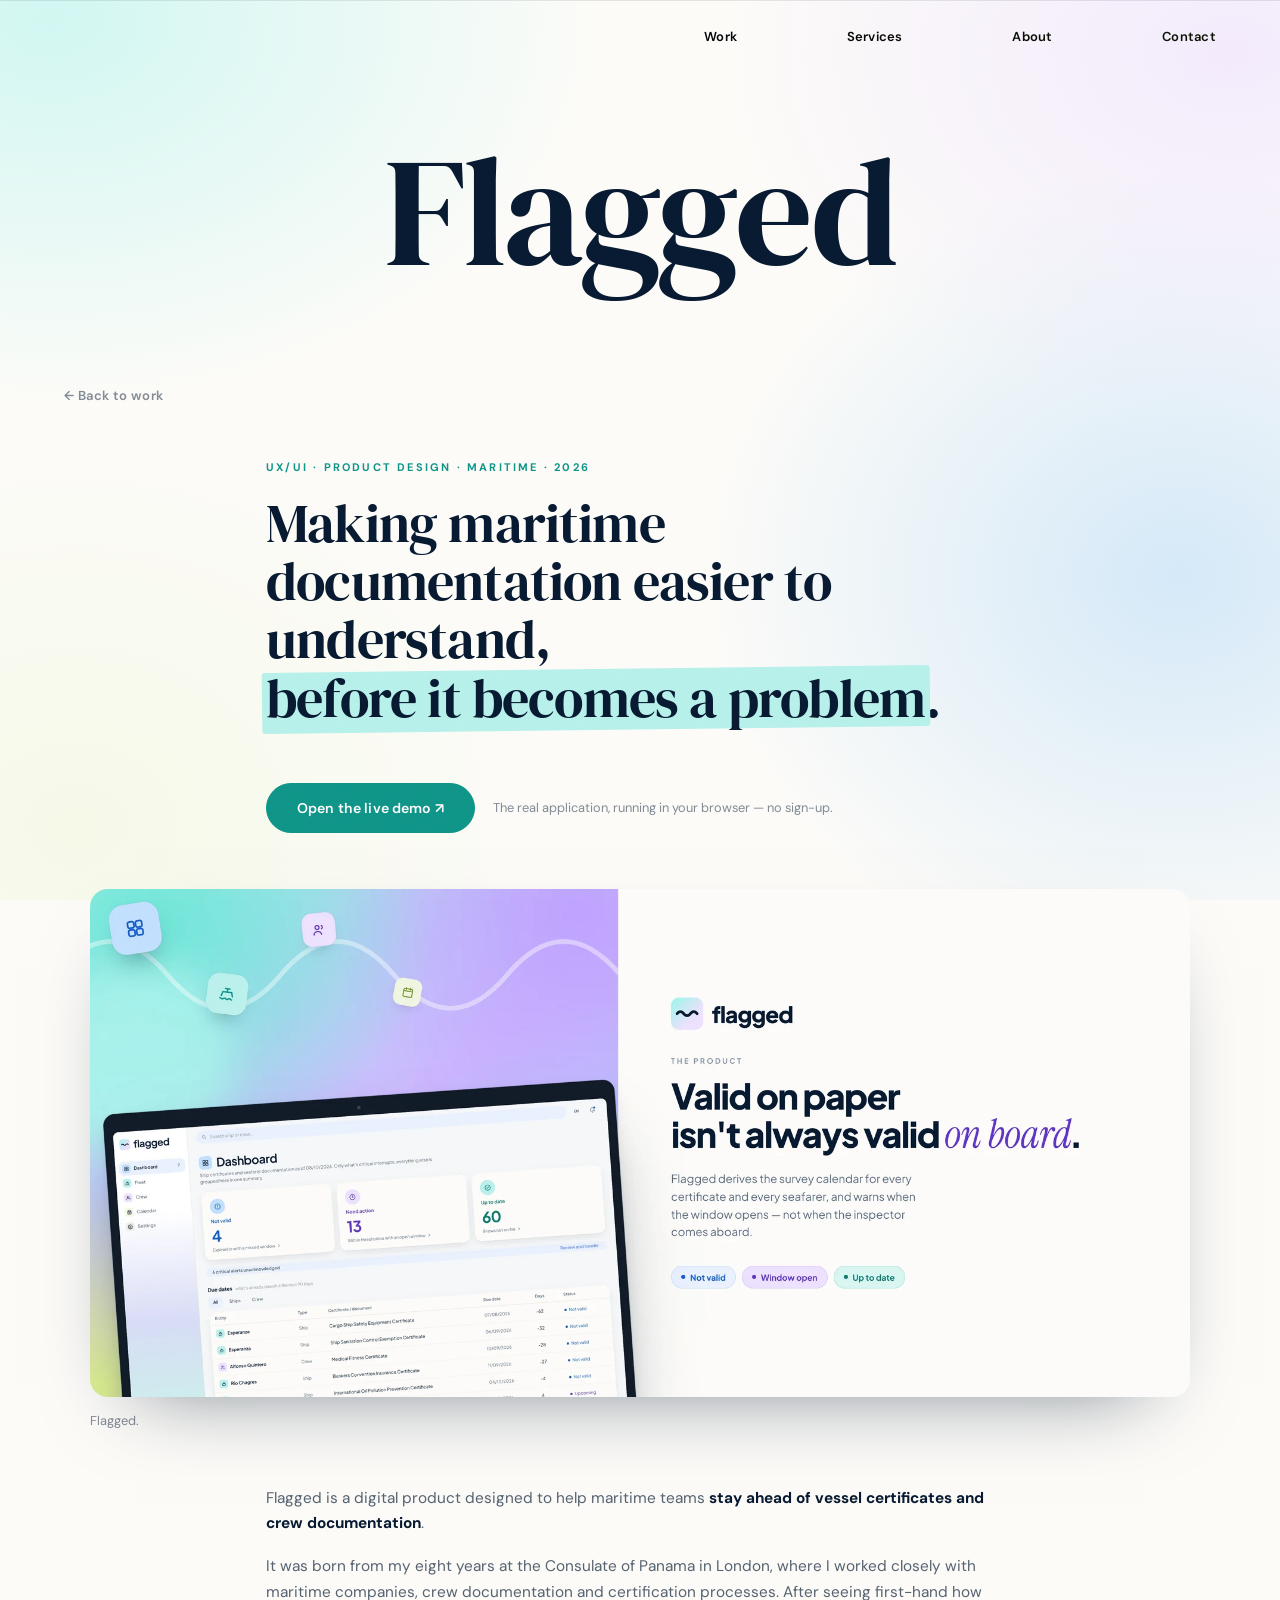
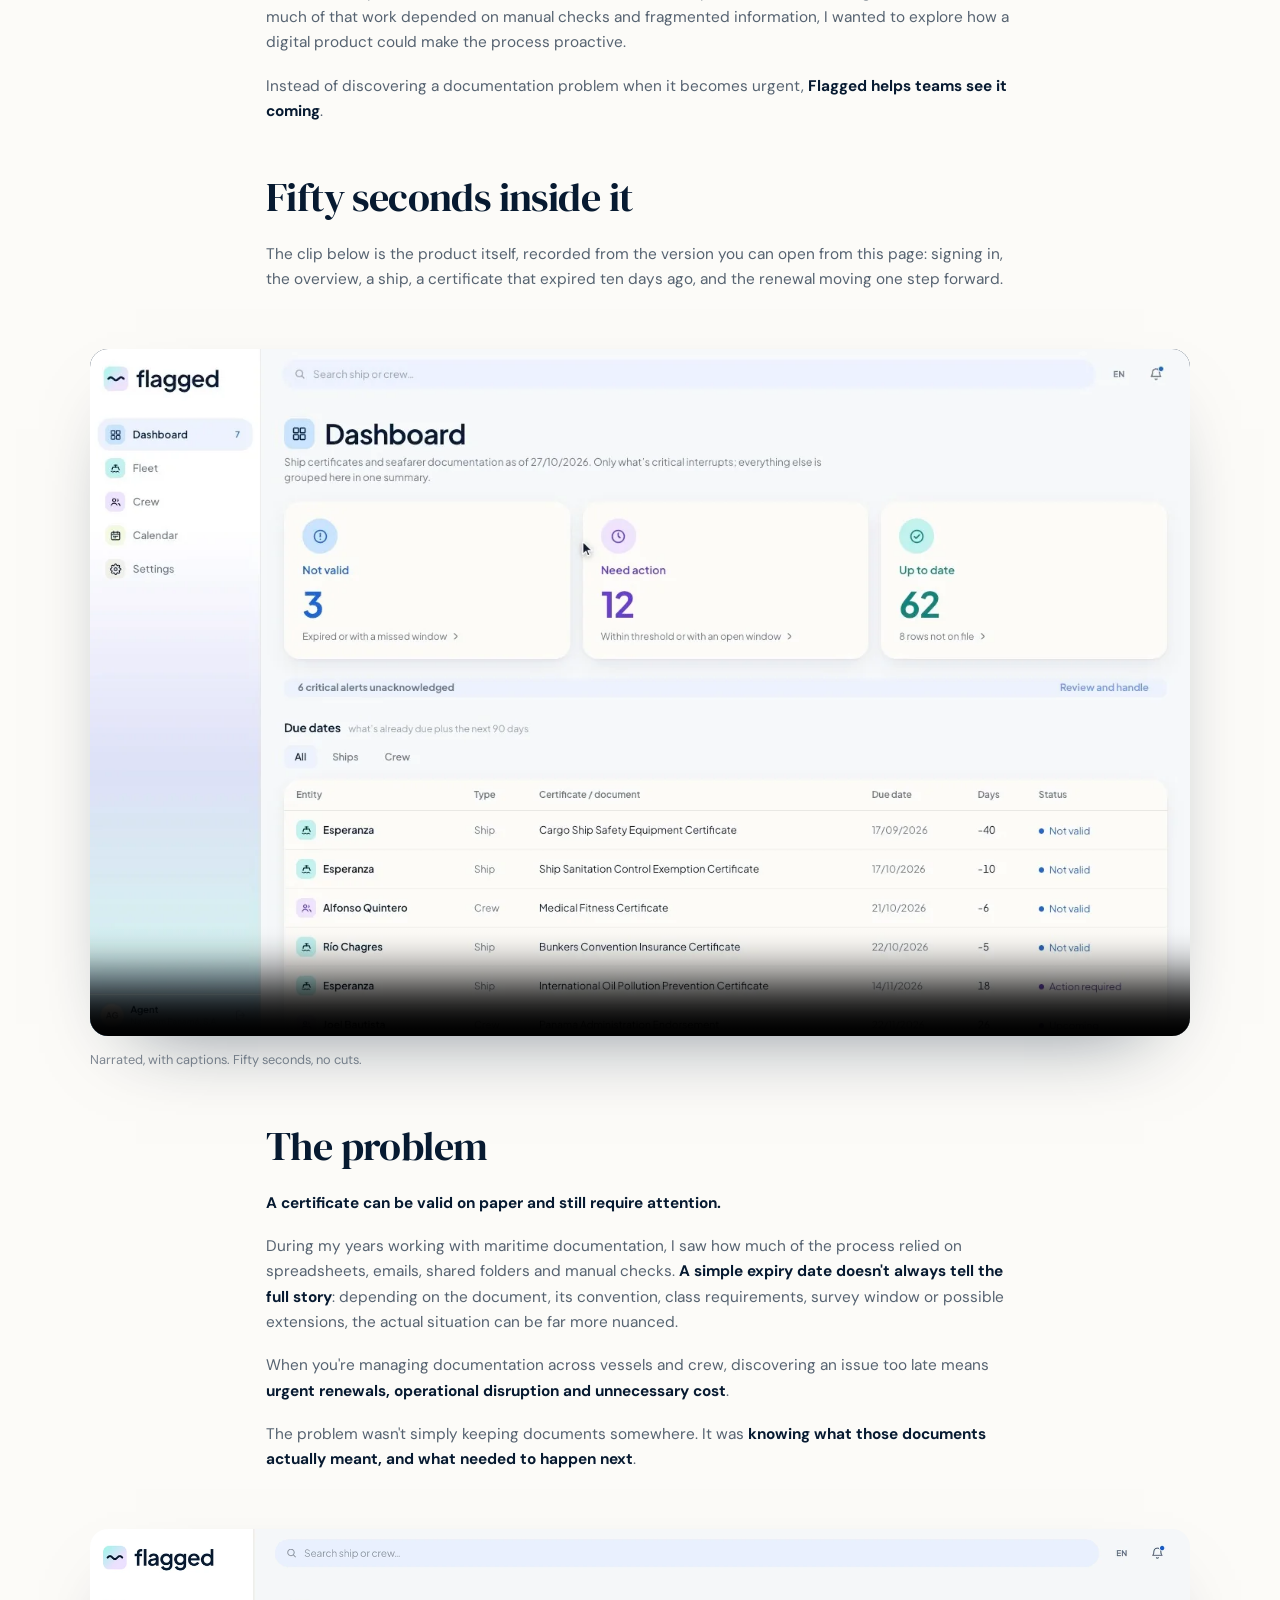
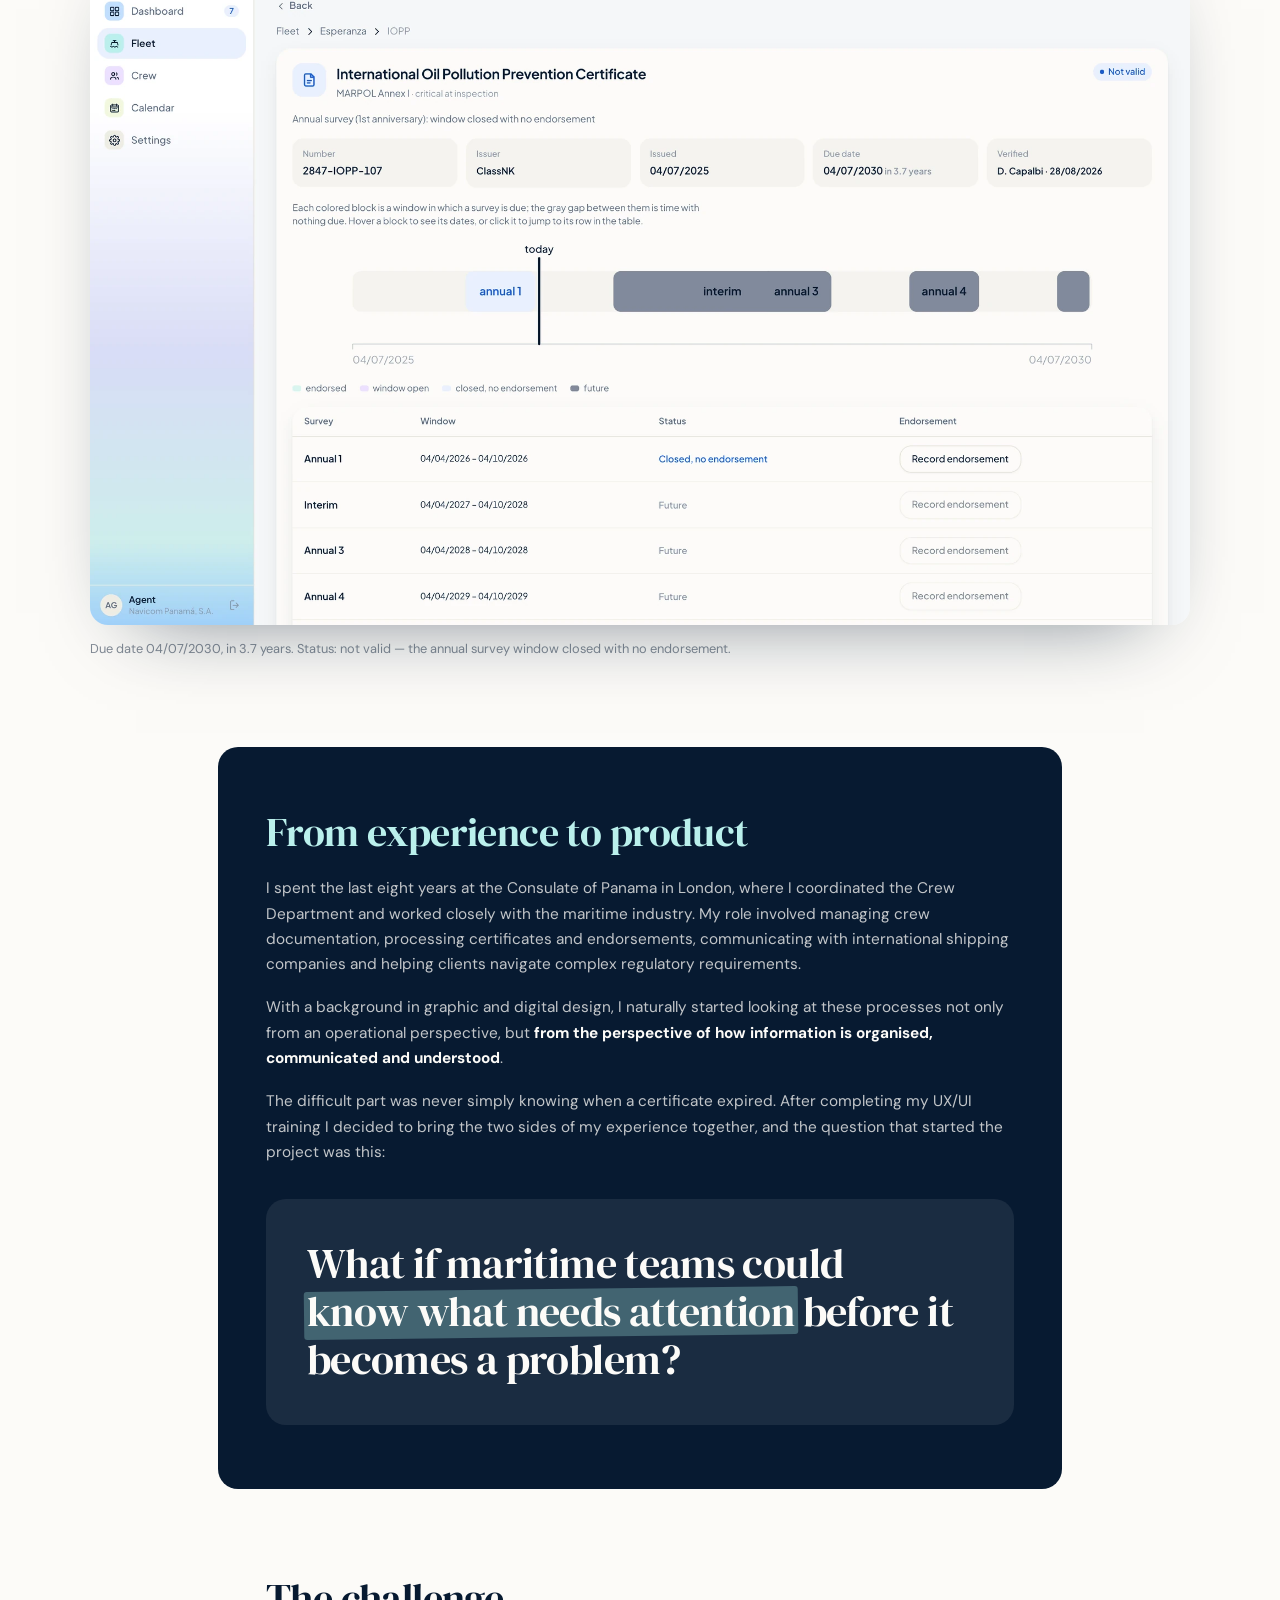
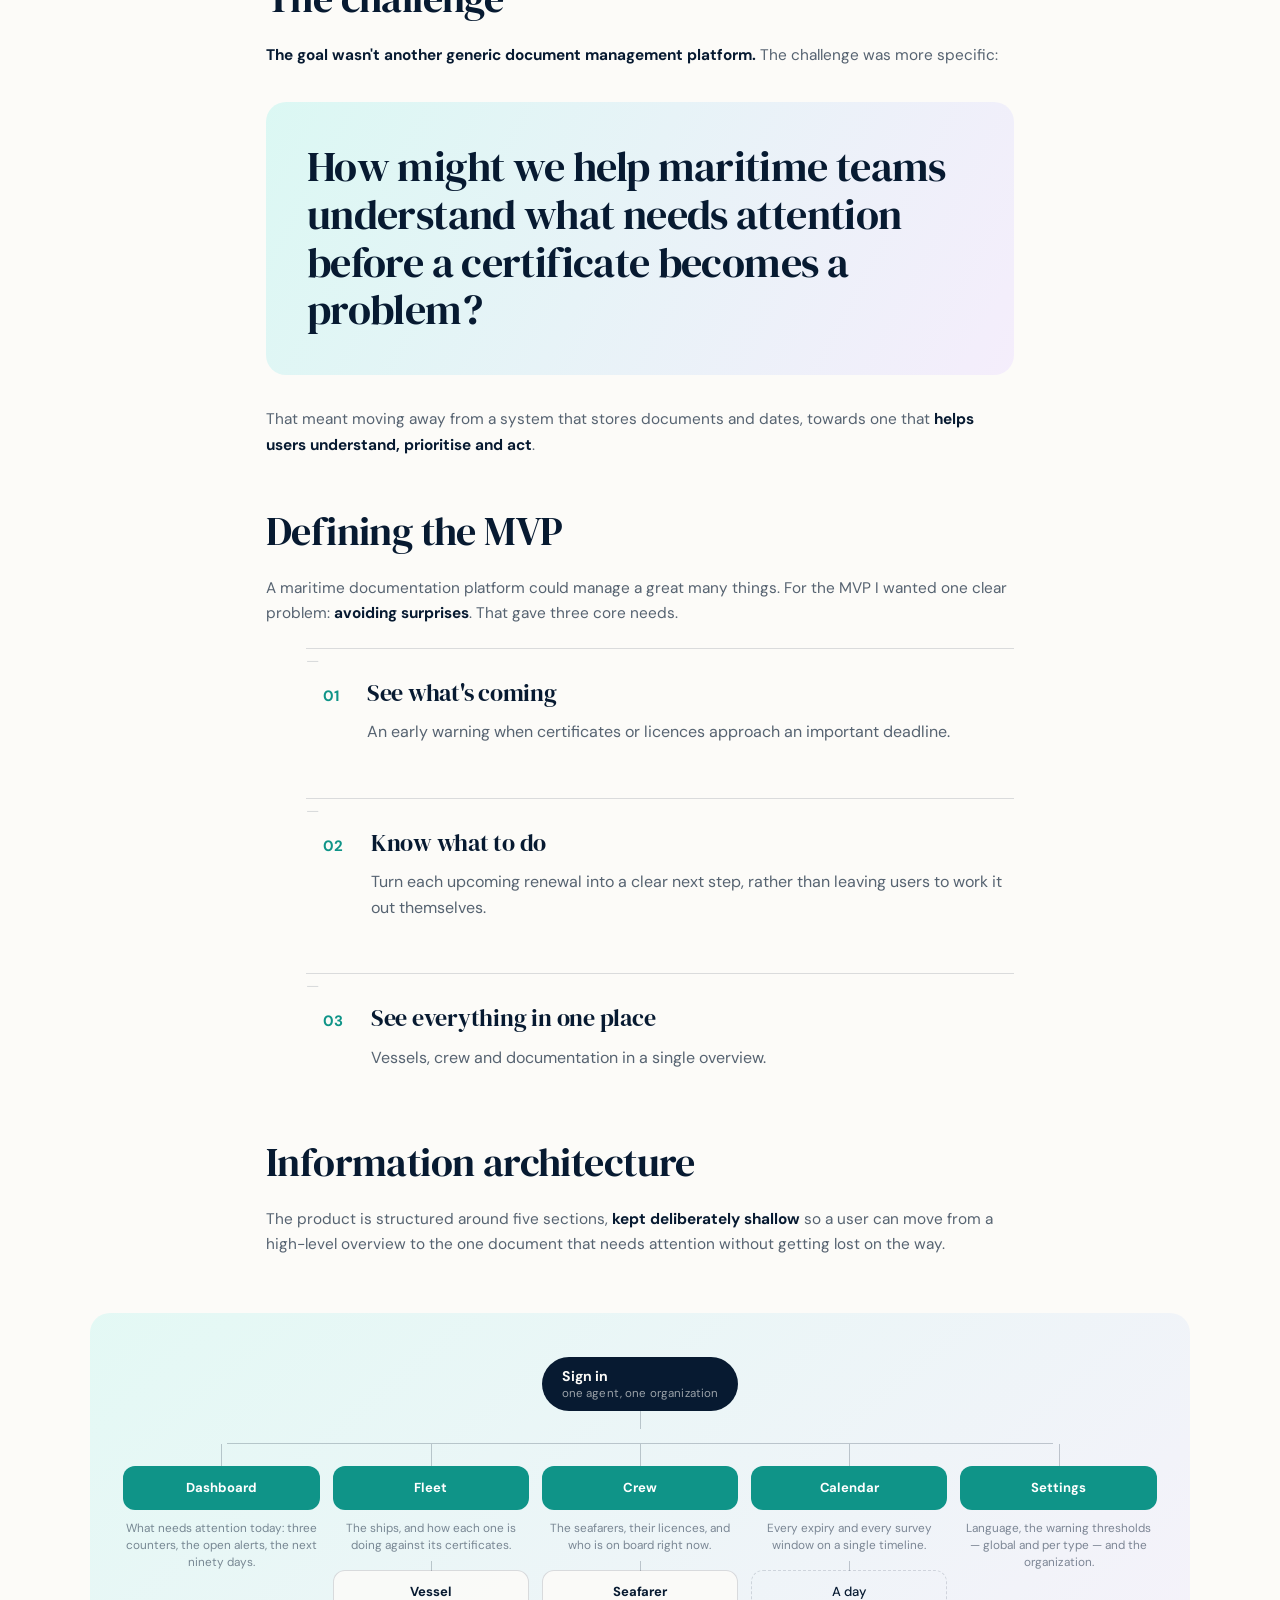
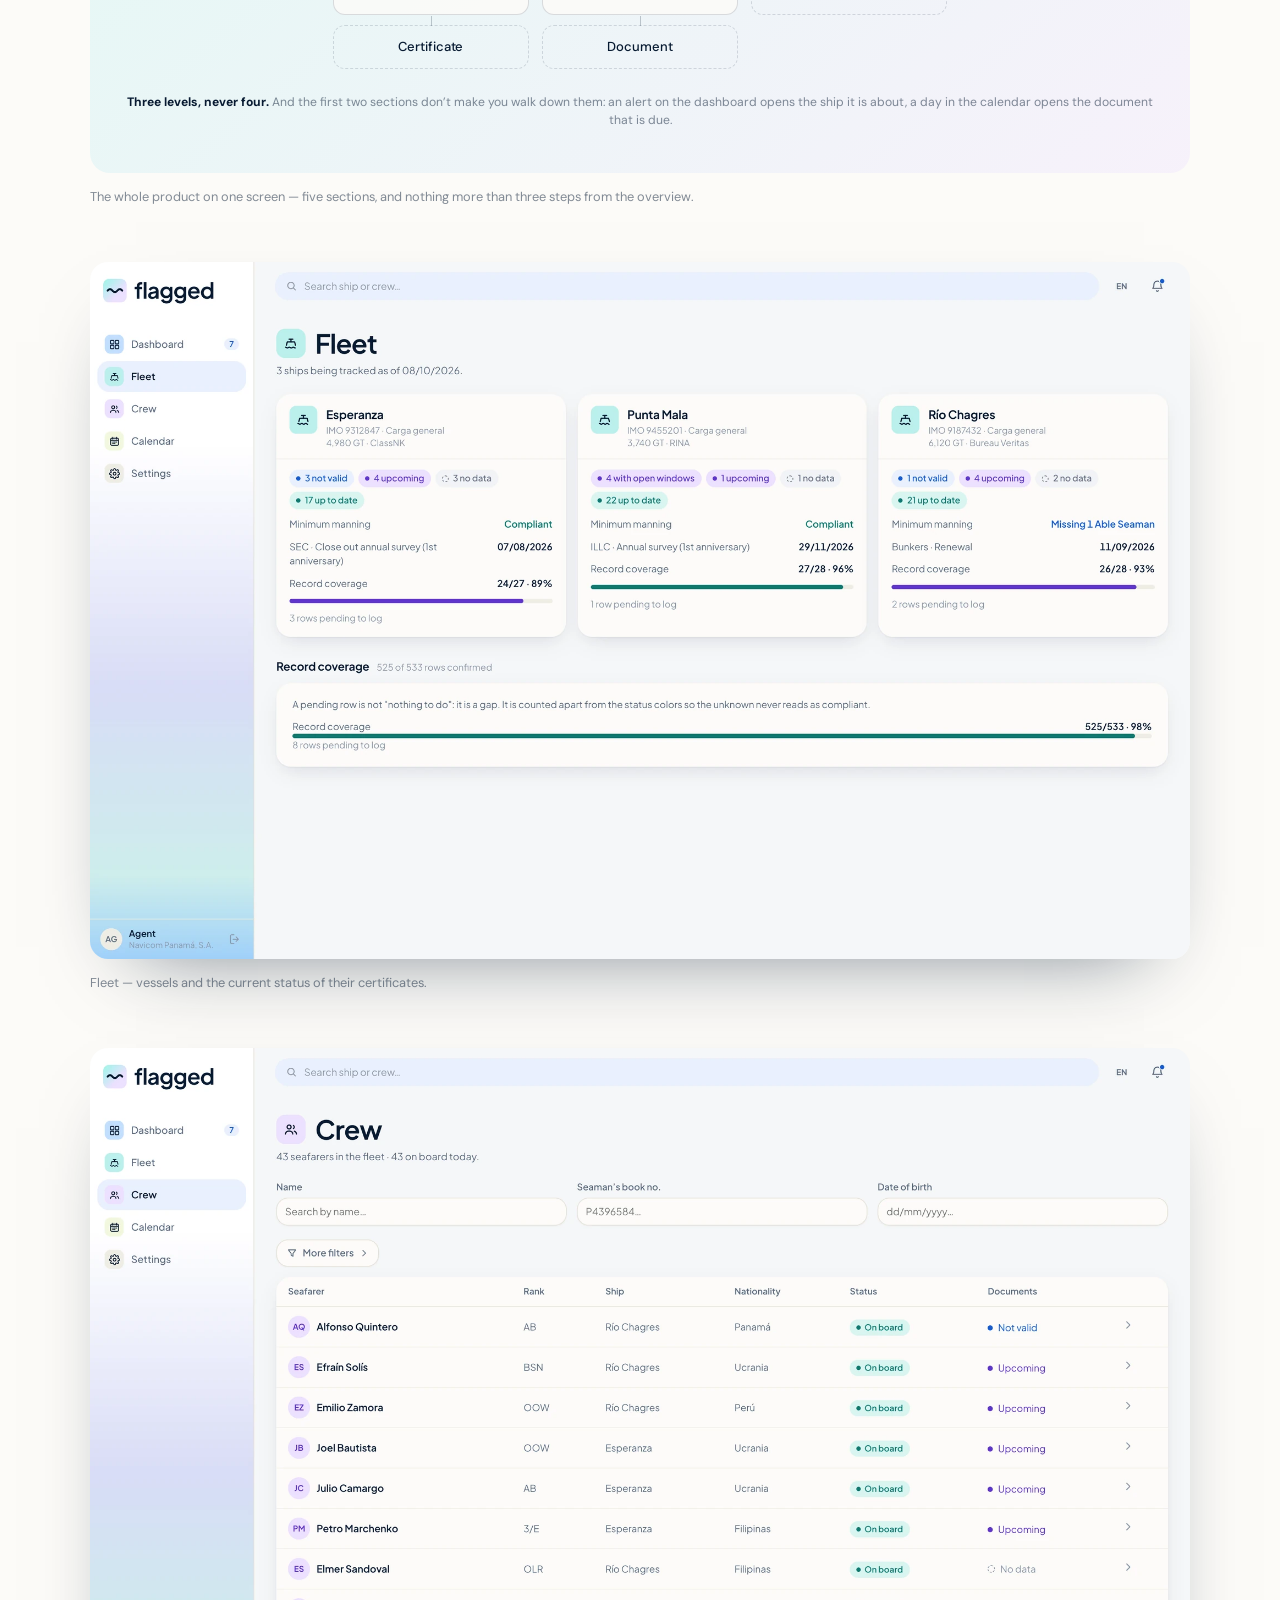
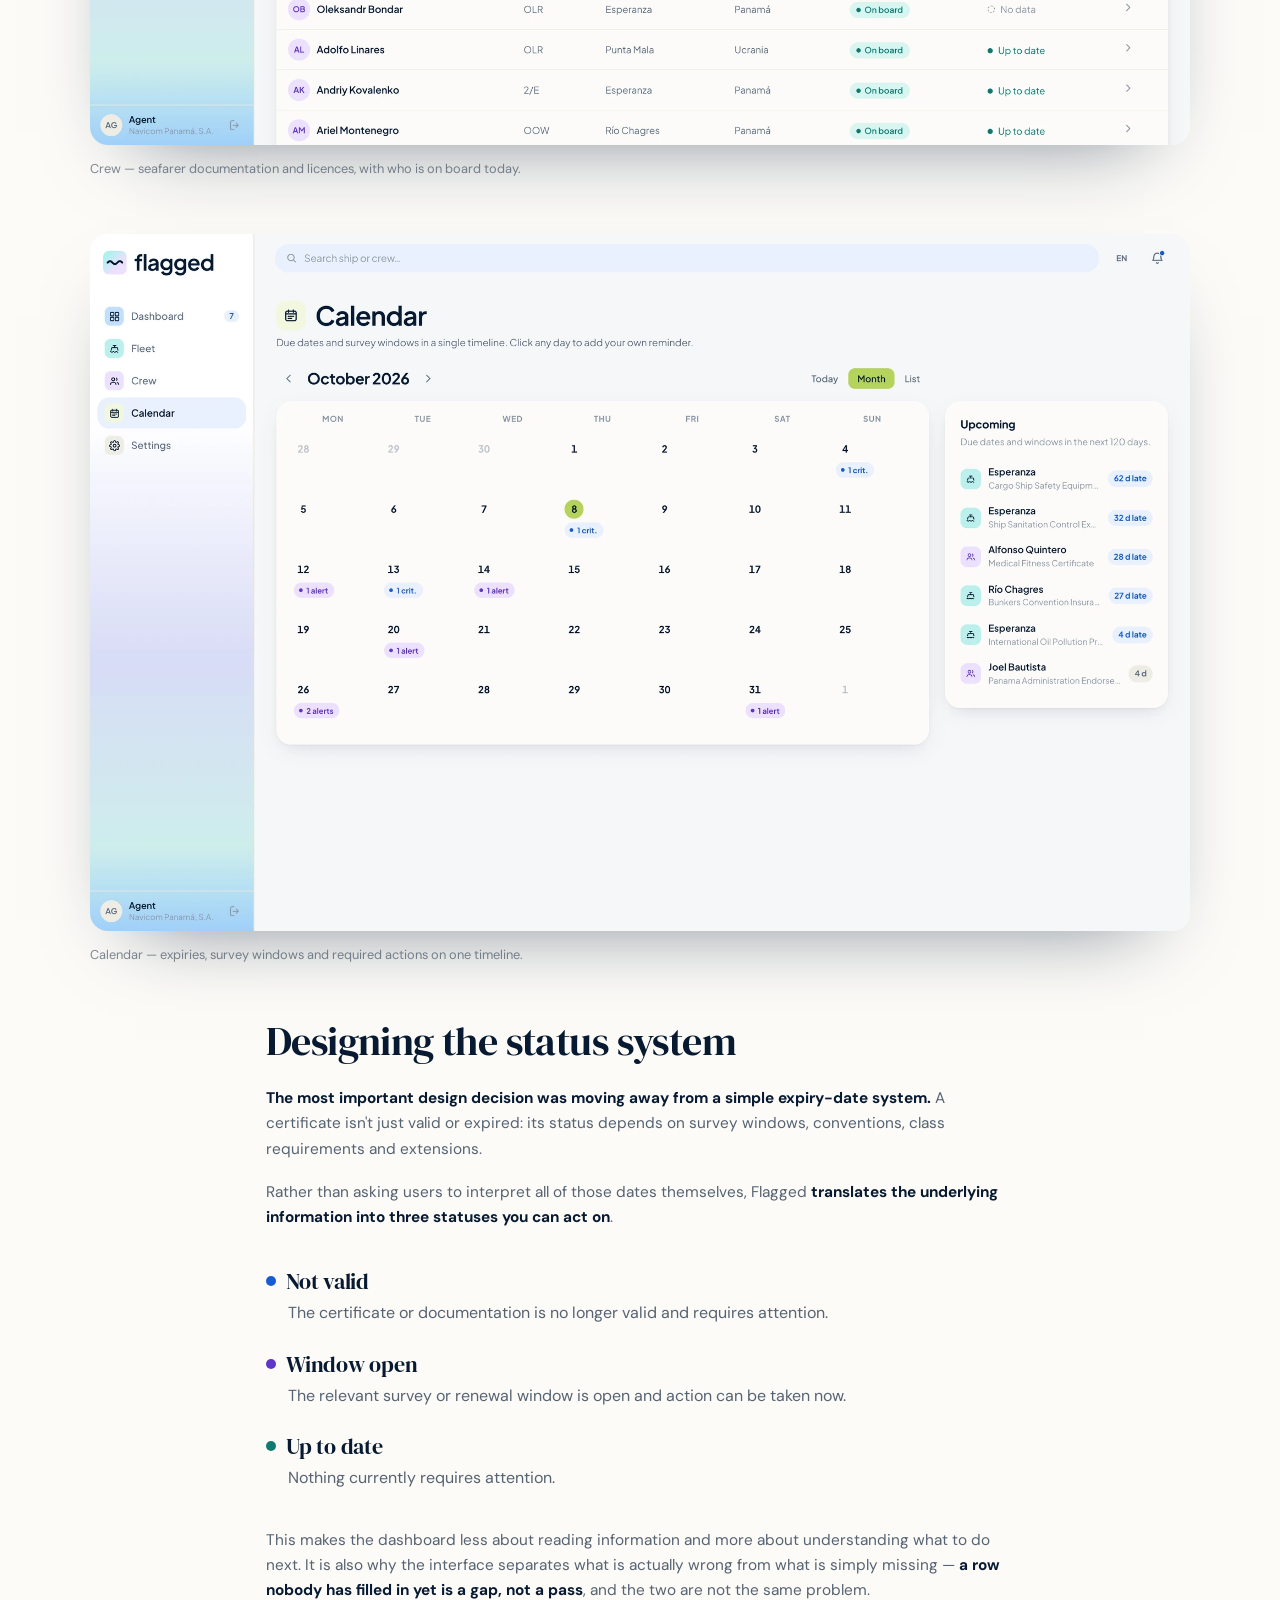
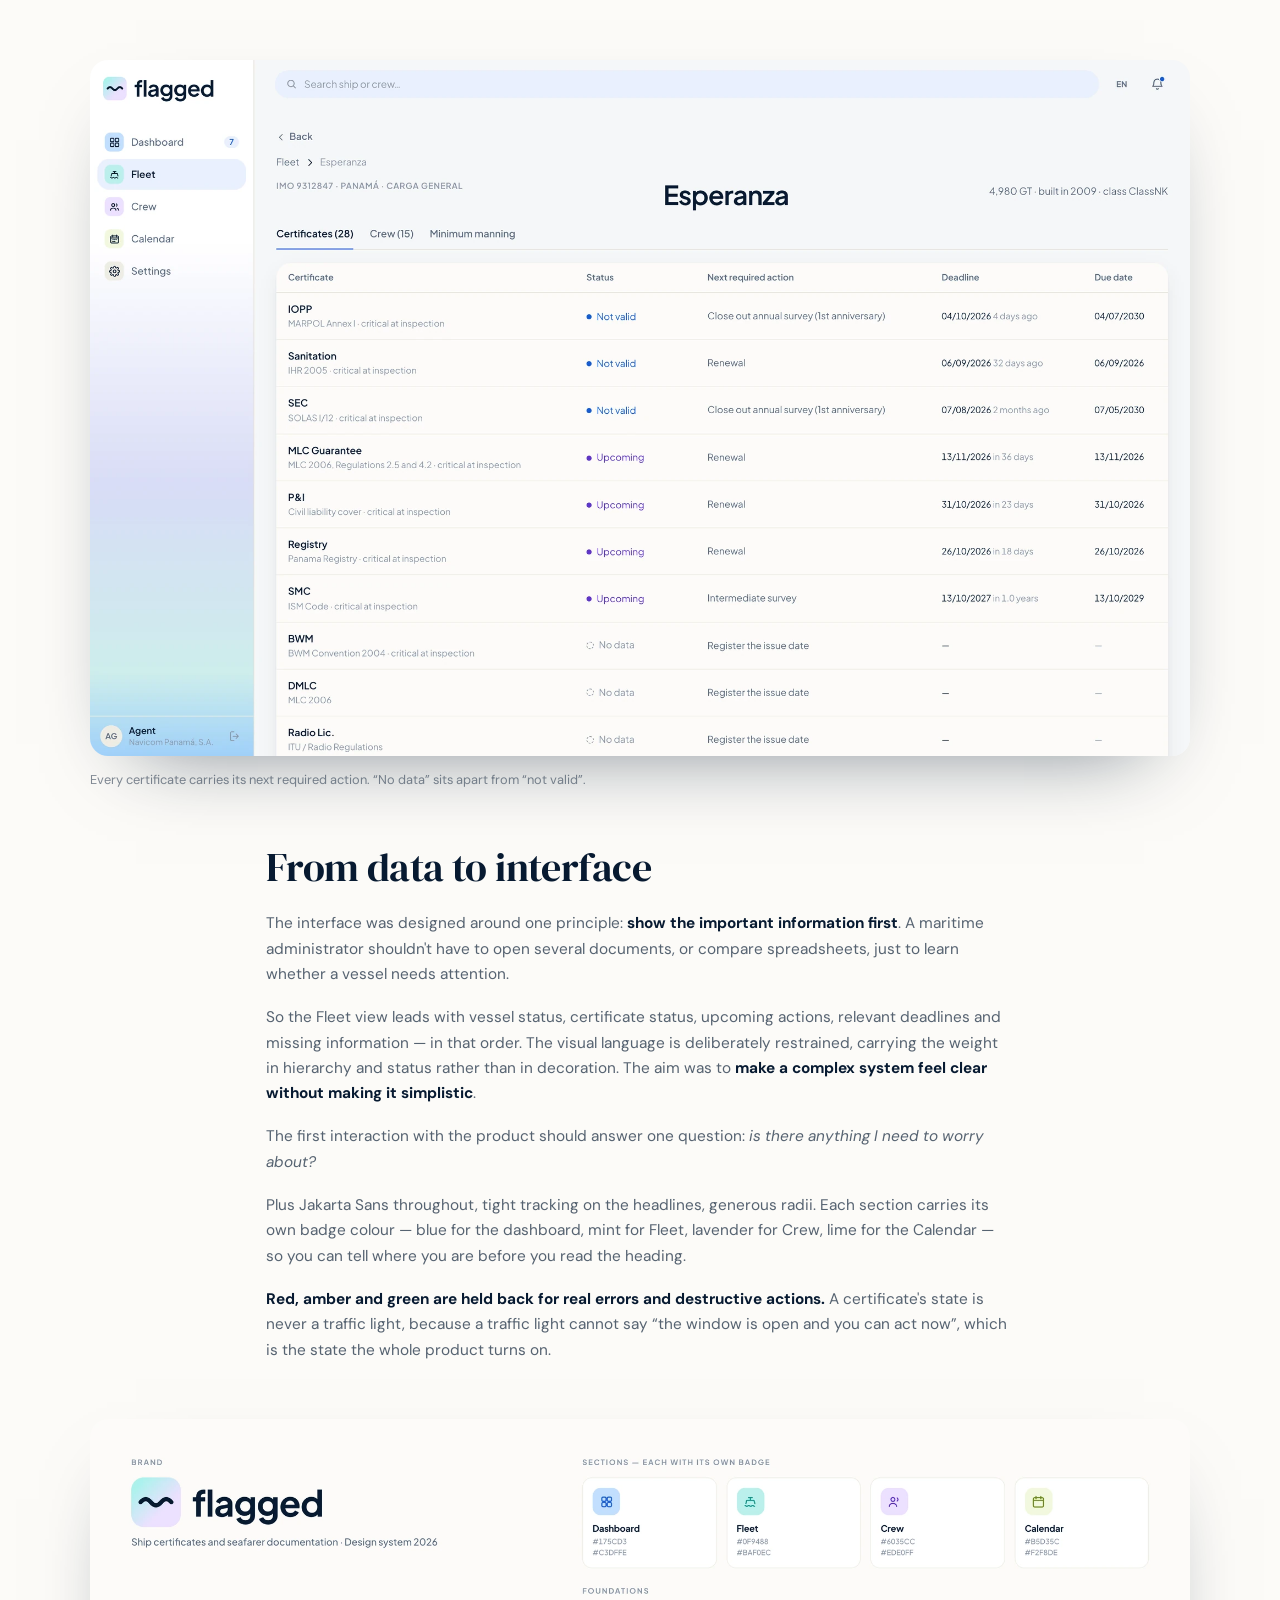
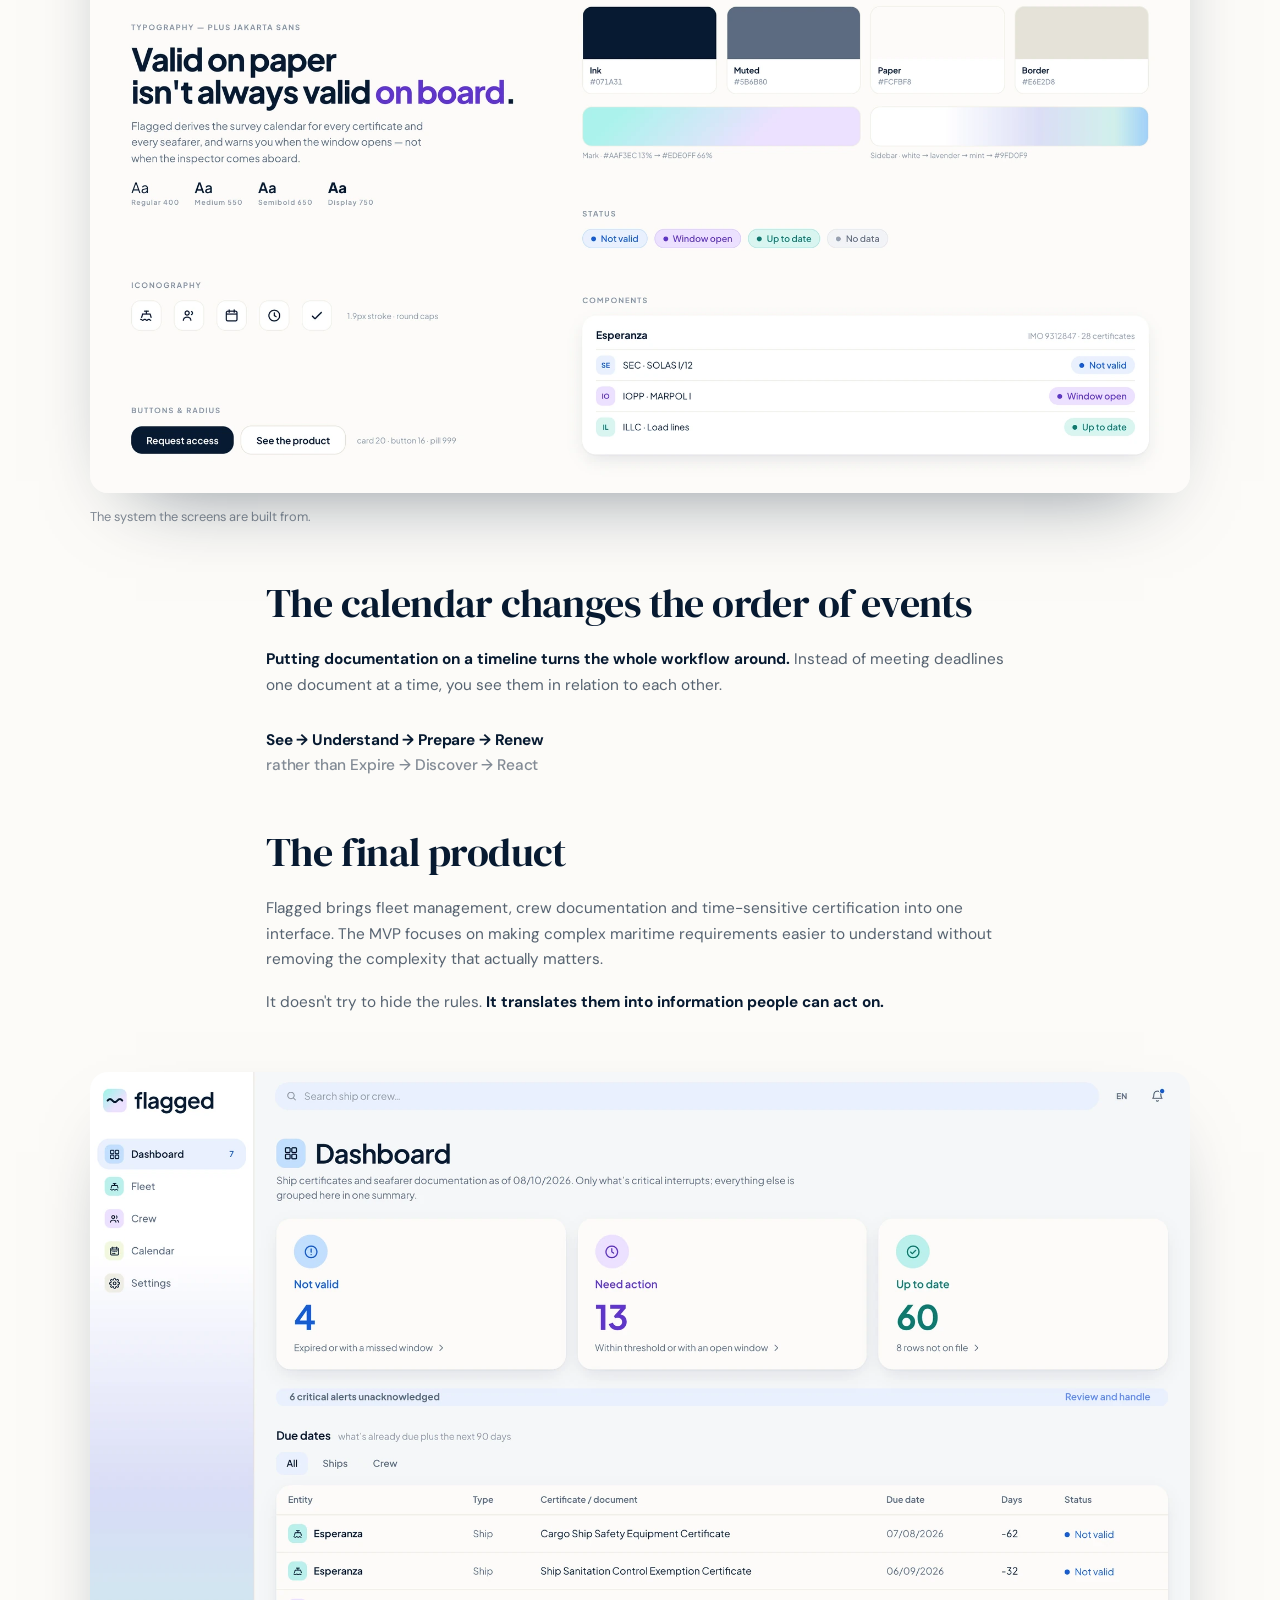
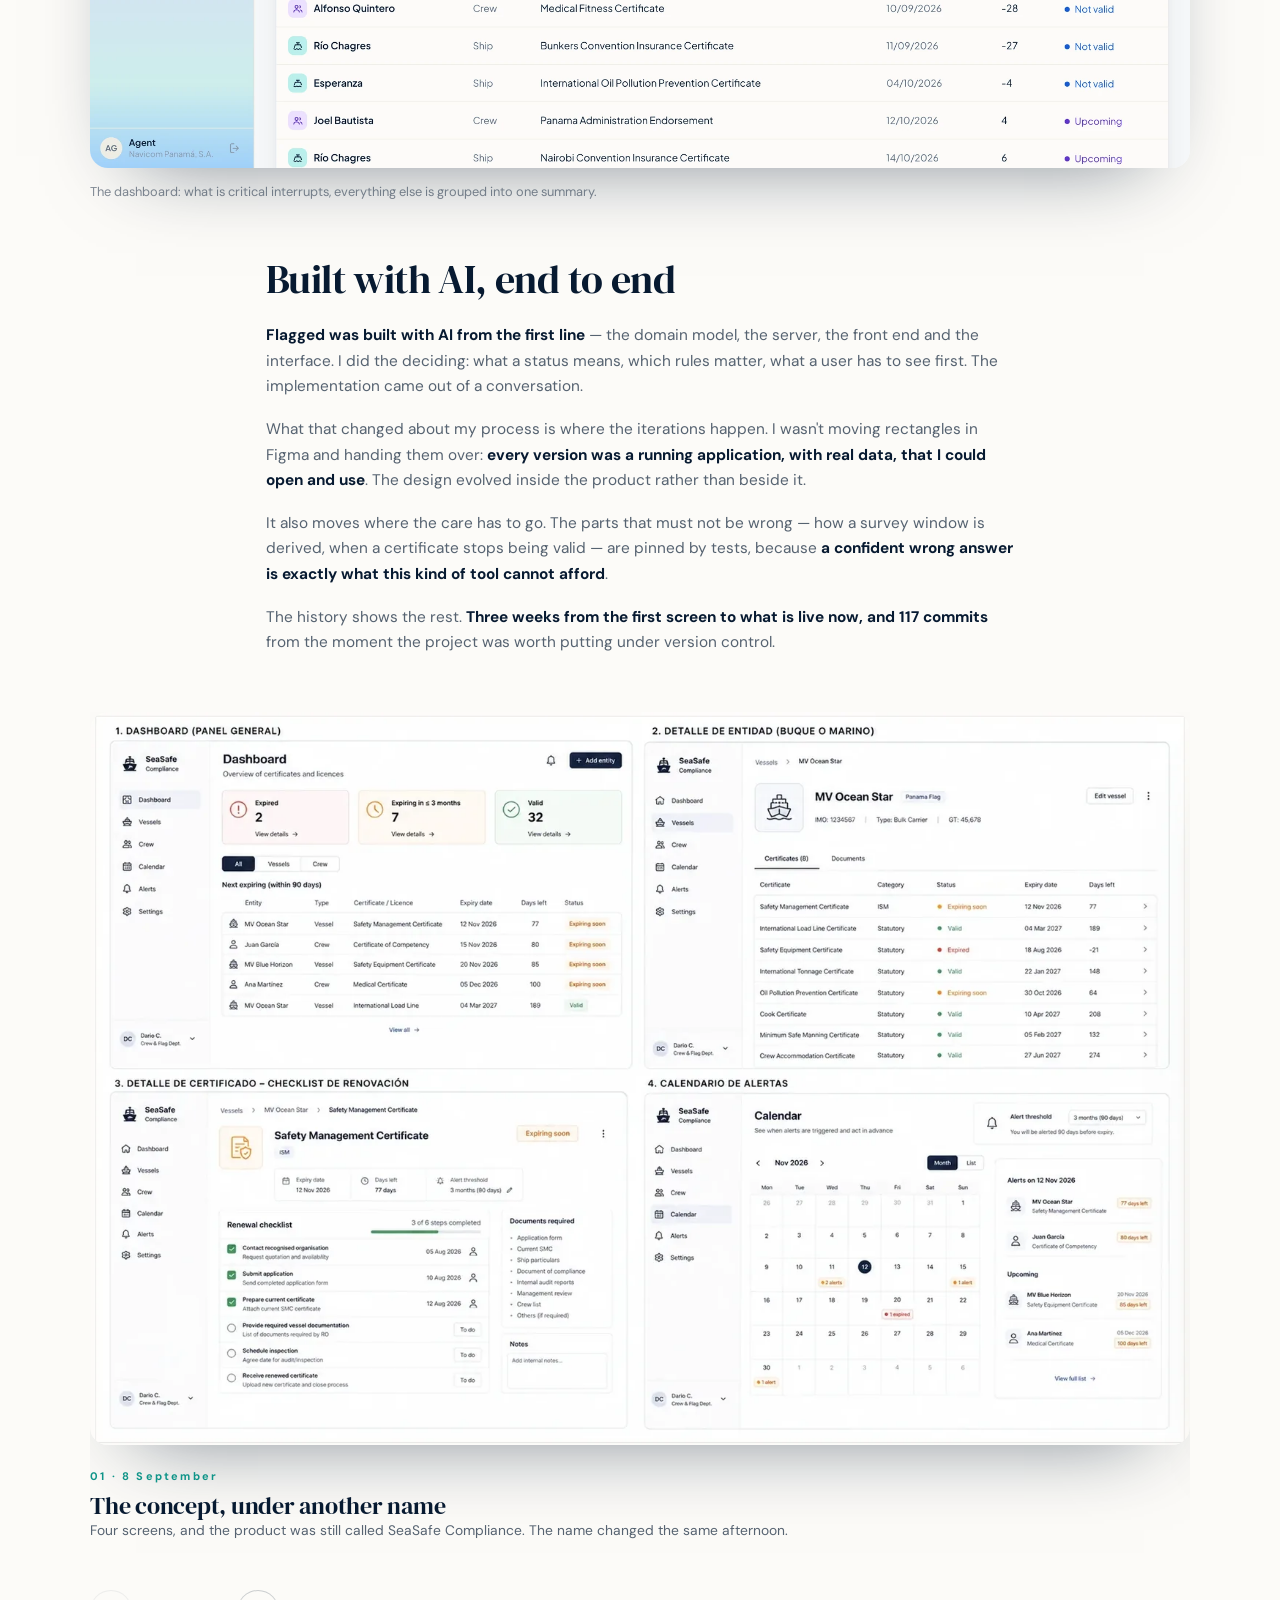
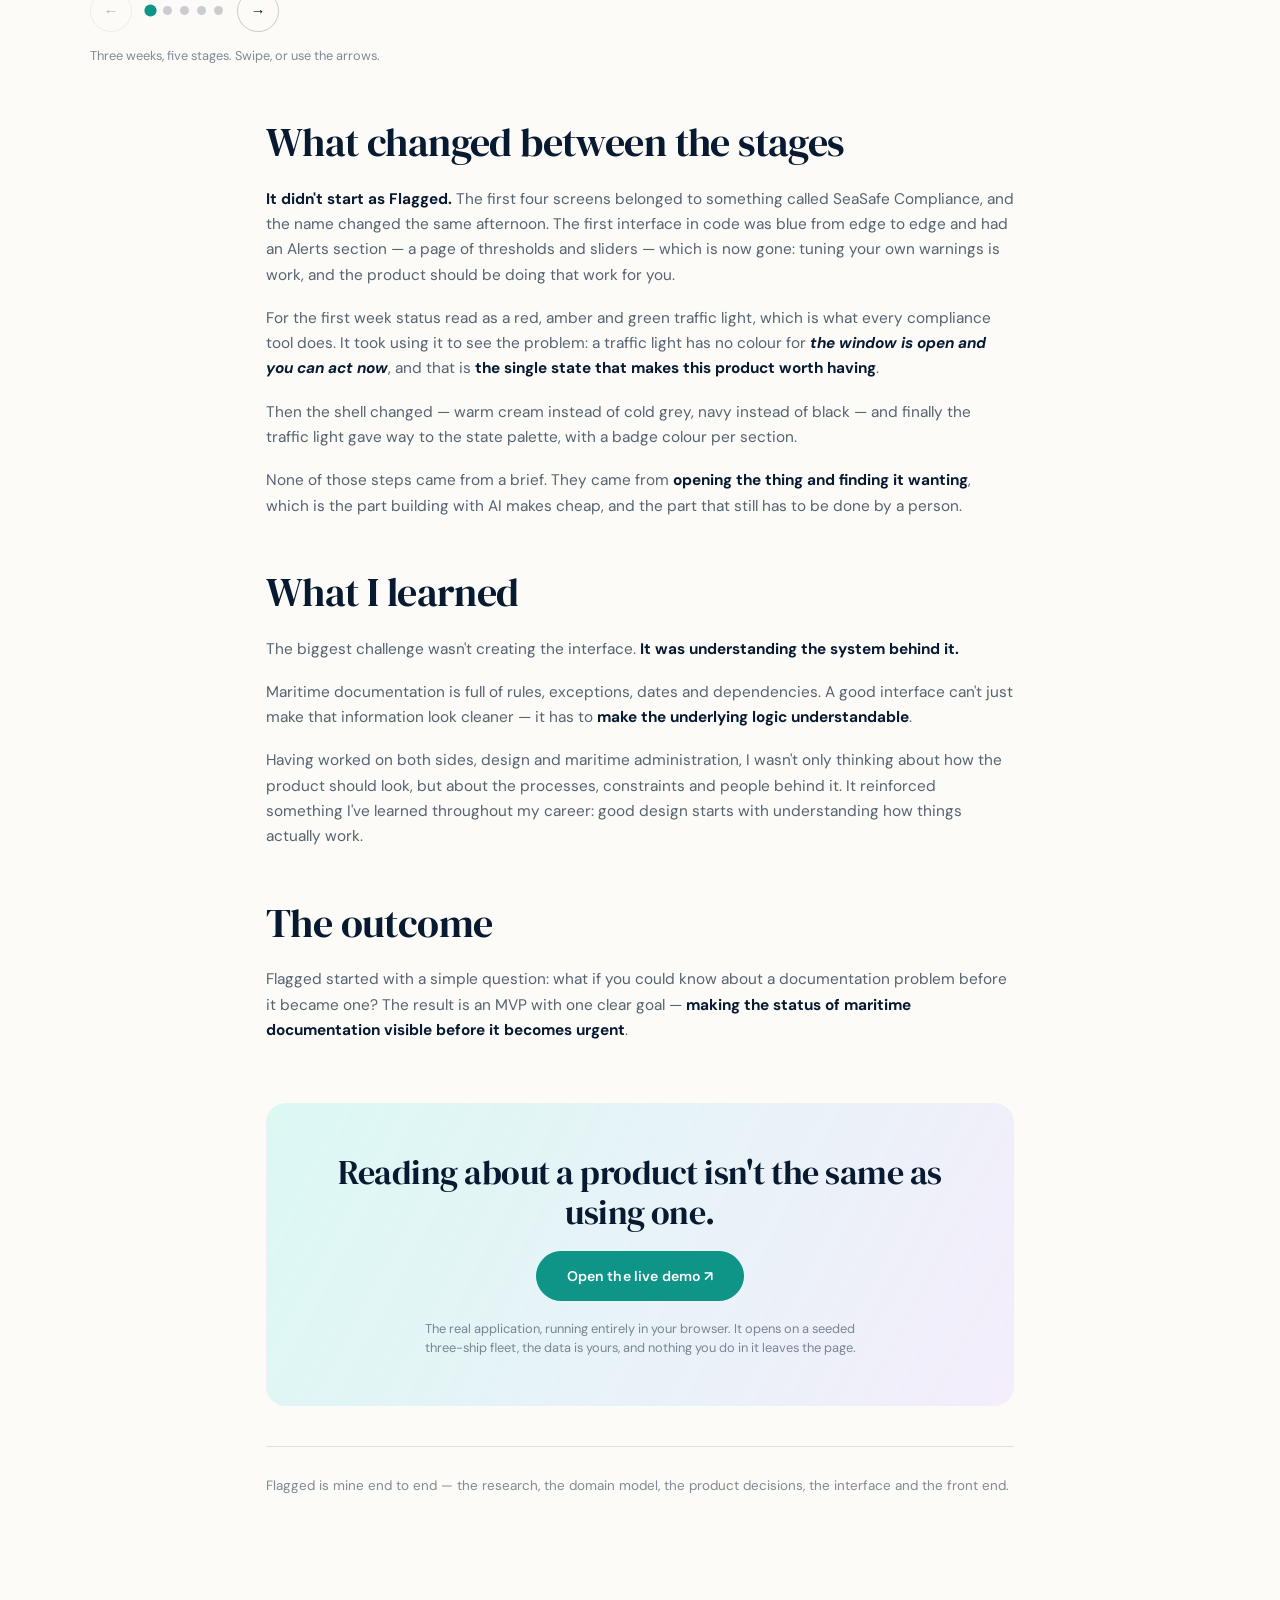
<file: flagged.html>
<!DOCTYPE html>
<html lang="en">
<head>
<meta charset="UTF-8">
<meta name="viewport" content="width=device-width, initial-scale=1.0">
<title>Flagged — Dario Capalbi</title>
<meta name="description" content="Flagged — making maritime documentation easier to understand, before it becomes a problem. UX/UI and product design case study by Dario Capalbi.">

<link rel="icon" type="image/svg+xml" href="data:image/svg+xml,%3Csvg xmlns='http://www.w3.org/2000/svg' viewBox='0 0 64 64'%3E%3Crect width='64' height='64' fill='%230A0A0A'/%3E%3Ctext x='32' y='42' font-family='Arial, sans-serif' font-weight='900' font-size='28' fill='%23F5F4F1' text-anchor='middle'%3EDC%3C/text%3E%3C/svg%3E">

<link rel="preconnect" href="https://api.fontshare.com">
<link href="https://api.fontshare.com/v2/css?f[]=switzer@400,500,600,700,800,900&display=swap" rel="stylesheet">

<link href="https://fonts.googleapis.com/css2?family=DM+Sans:ital,opsz,wght@0,9..40,400;0,9..40,500;0,9..40,700;1,9..40,400&family=DM+Serif+Display:ital@0;1&display=swap" rel="stylesheet">

<link rel="stylesheet" href="css/styles.css?v=133">
<link rel="stylesheet" href="css/flagged-caso.css?v=3">
</head>
<body class="caso-fl">

<div class="grain" aria-hidden="true"></div>

<div class="cursor-ball" id="cursor-ball" aria-hidden="true"><div class="cursor-ball__dot"></div></div>

<nav class="nav">
  <a href="index.html#work">Work</a>
  <a href="index.html#services">Services</a>
  <a href="index.html#about">About</a>
  <a href="index.html#contact">Contact</a>
</nav>

<main>

  <section class="section" id="top">
    <div class="section__head section__head--wide">
      <h2 class="emerge">Flagged</h2>
    </div>

    <p class="case__back reveal"><a href="index.html#work">&larr; Back to work</a></p>

    <div class="case__copy">
      <p class="case__meta reveal">UX/UI · Product Design · Maritime · 2026</p>

      <p class="case__lead reveal">Making maritime documentation easier to understand, <span class="segno">before it becomes a problem</span>.</p>

      <p class="case__cta reveal">
        <a class="case__cta-btn" href="flagged-demo/">Open the live demo &nearr;</a>
        <span class="case__cta-note">The real application, running in your browser &mdash; no sign-up.</span>
      </p>

      <figure class="case__fig reveal">
        <img src="assets/work-01-flagged-4.webp" alt="Flagged — the banner" width="1846" height="852">
        <figcaption>Flagged.</figcaption>
      </figure>

      <div class="case__block reveal">
        <p>Flagged is a digital product designed to help maritime teams <strong>stay ahead of vessel certificates and crew documentation</strong>.</p>
        <p>It was born from my eight years at the Consulate of Panama in London, where I worked closely with maritime companies, crew documentation and certification processes. After seeing first-hand how much of that work depended on manual checks and fragmented information, I wanted to explore how a digital product could make the process proactive.</p>
        <p>Instead of discovering a documentation problem when it becomes urgent, <strong>Flagged helps teams see it coming</strong>.</p>
      </div>

      <div class="case__block reveal">
        <h3>Fifty seconds inside it</h3>
        <p>The clip below is the product itself, recorded from the version you can open from this page: signing in, the overview, a ship, a certificate that expired ten days ago, and the renewal moving one step forward.</p>
      </div>

      <figure class="case__fig case__video reveal">
        <video controls preload="none" playsinline poster="assets/fl-video-poster.webp" width="1440" height="900">
          <source src="assets/flagged-demo.mp4" type="video/mp4">
          <track kind="captions" src="assets/flagged-demo.vtt" srclang="en" label="English" default>
          <p>Your browser can&rsquo;t play this video &mdash; <a href="flagged-demo/">open the live demo</a> instead.</p>
        </video>
        <figcaption>Narrated, with captions. Fifty seconds, no cuts.</figcaption>
      </figure>

      <div class="case__block reveal">
        <h3>The problem</h3>
        <p><strong>A certificate can be valid on paper and still require attention.</strong></p>
        <p>During my years working with maritime documentation, I saw how much of the process relied on spreadsheets, emails, shared folders and manual checks. <strong>A simple expiry date doesn't always tell the full story</strong>: depending on the document, its convention, class requirements, survey window or possible extensions, the actual situation can be far more nuanced.</p>
        <p>When you're managing documentation across vessels and crew, discovering an issue too late means <strong>urgent renewals, operational disruption and unnecessary cost</strong>.</p>
        <p>The problem wasn't simply keeping documents somewhere. It was <strong>knowing what those documents actually meant, and what needed to happen next</strong>.</p>
      </div>

      <figure class="case__fig reveal">
        <img src="assets/fl-app-certificado.webp" alt="Flagged — a certificate due in 2030 and already not valid" width="2000" height="1267" loading="lazy">
        <figcaption>Due date 04/07/2030, in 3.7 years. Status: not valid — the annual survey window closed with no endorsement.</figcaption>
      </figure>

      <div class="case__block case__block--origin reveal">
        <h3>From experience to product</h3>
        <p>I spent the last eight years at the Consulate of Panama in London, where I coordinated the Crew Department and worked closely with the maritime industry. My role involved managing crew documentation, processing certificates and endorsements, communicating with international shipping companies and helping clients navigate complex regulatory requirements.</p>
        <p>With a background in graphic and digital design, I naturally started looking at these processes not only from an operational perspective, but <strong>from the perspective of how information is organised, communicated and understood</strong>.</p>
        <p>The difficult part was never simply knowing when a certificate expired. After completing my UX/UI training I decided to bring the two sides of my experience together, and the question that started the project was this:</p>
        <p class="case__statement">What if maritime teams could <span class="segno segno--lilla">know what needs attention</span> before it becomes a problem?</p>
      </div>

      <div class="case__block reveal">
        <h3>The challenge</h3>
        <p><strong>The goal wasn't another generic document management platform.</strong> The challenge was more specific:</p>
        <p class="case__statement">How might we help maritime teams understand what needs attention before a certificate becomes a problem?</p>
        <p>That meant moving away from a system that stores documents and dates, towards one that <strong>helps users understand, prioritise and act</strong>.</p>
      </div>

      <div class="case__block reveal">
        <h3>Defining the MVP</h3>
        <p>A maritime documentation platform could manage a great many things. For the MVP I wanted one clear problem: <strong>avoiding surprises</strong>. That gave three core needs.</p>
        <ol class="case__needs">
          <li>
            <span class="case__needs-num">01</span>
            <span class="case__needs-title">See what's coming</span>
            <span class="case__needs-text">An early warning when certificates or licences approach an important deadline.</span>
          </li>
          <li>
            <span class="case__needs-num">02</span>
            <span class="case__needs-title">Know what to do</span>
            <span class="case__needs-text">Turn each upcoming renewal into a clear next step, rather than leaving users to work it out themselves.</span>
          </li>
          <li>
            <span class="case__needs-num">03</span>
            <span class="case__needs-title">See everything in one place</span>
            <span class="case__needs-text">Vessels, crew and documentation in a single overview.</span>
          </li>
        </ol>
      </div>

      <div class="case__block reveal">
        <h3>Information architecture</h3>
        <p>The product is structured around five sections, <strong>kept deliberately shallow</strong> so a user can move from a high-level overview to the one document that needs attention without getting lost on the way.</p>
      </div>

      <figure class="case__fig case__ia reveal">
        <div class="ia">
          <p class="ia__radice">Sign in<span>one agent, one organization</span></p>
          <div class="ia__giunto" aria-hidden="true"></div>
          <ol class="ia__sezioni">
            <li>
              <h4 class="ia__nodo ia__nodo--sez">Dashboard</h4>
              <p class="ia__che">What needs attention today: three counters, the open alerts, the next ninety days.</p>
            </li>
            <li>
              <h4 class="ia__nodo ia__nodo--sez">Fleet</h4>
              <p class="ia__che">The ships, and how each one is doing against its certificates.</p>
              <ol class="ia__sotto">
                <li class="ia__nodo">Vessel</li>
                <li class="ia__nodo ia__nodo--foglia">Certificate</li>
              </ol>
            </li>
            <li>
              <h4 class="ia__nodo ia__nodo--sez">Crew</h4>
              <p class="ia__che">The seafarers, their licences, and who is on board right now.</p>
              <ol class="ia__sotto">
                <li class="ia__nodo">Seafarer</li>
                <li class="ia__nodo ia__nodo--foglia">Document</li>
              </ol>
            </li>
            <li>
              <h4 class="ia__nodo ia__nodo--sez">Calendar</h4>
              <p class="ia__che">Every expiry and every survey window on a single timeline.</p>
              <ol class="ia__sotto">
                <li class="ia__nodo ia__nodo--foglia">A day</li>
              </ol>
            </li>
            <li>
              <h4 class="ia__nodo ia__nodo--sez">Settings</h4>
              <p class="ia__che">Language, the warning thresholds &mdash; global and per type &mdash; and the organization.</p>
            </li>
          </ol>
          <p class="ia__chiave"><strong>Three levels, never four.</strong> And the first two sections don&rsquo;t make you walk down them: an alert on the dashboard opens the ship it is about, a day in the calendar opens the document that is due.</p>
        </div>
        <figcaption>The whole product on one screen &mdash; five sections, and nothing more than three steps from the overview.</figcaption>
      </figure>

      <figure class="case__fig reveal">
        <img src="assets/fl-app-fleet.webp" alt="Flagged — the Fleet overview" width="2000" height="1267" loading="lazy">
        <figcaption>Fleet — vessels and the current status of their certificates.</figcaption>
      </figure>

      <figure class="case__fig reveal">
        <img src="assets/fl-app-crew.webp" alt="Flagged — the Crew list" width="2000" height="1267" loading="lazy">
        <figcaption>Crew — seafarer documentation and licences, with who is on board today.</figcaption>
      </figure>

      <figure class="case__fig reveal">
        <img src="assets/fl-app-calendar.webp" alt="Flagged — the Calendar view" width="2000" height="1267" loading="lazy">
        <figcaption>Calendar — expiries, survey windows and required actions on one timeline.</figcaption>
      </figure>

      <div class="case__block reveal">
        <h3>Designing the status system</h3>
        <p><strong>The most important design decision was moving away from a simple expiry-date system.</strong> A certificate isn't just valid or expired: its status depends on survey windows, conventions, class requirements and extensions.</p>
        <p>Rather than asking users to interpret all of those dates themselves, Flagged <strong>translates the underlying information into three statuses you can act on</strong>.</p>
        <dl class="case__statuses">
          <div>
            <dt><span class="case__dot case__dot--bad"></span>Not valid</dt>
            <dd>The certificate or documentation is no longer valid and requires attention.</dd>
          </div>
          <div>
            <dt><span class="case__dot case__dot--open"></span>Window open</dt>
            <dd>The relevant survey or renewal window is open and action can be taken now.</dd>
          </div>
          <div>
            <dt><span class="case__dot case__dot--ok"></span>Up to date</dt>
            <dd>Nothing currently requires attention.</dd>
          </div>
        </dl>
        <p>This makes the dashboard less about reading information and more about understanding what to do next. It is also why the interface separates what is actually wrong from what is simply missing — <strong>a row nobody has filled in yet is a gap, not a pass</strong>, and the two are not the same problem.</p>
      </div>

      <figure class="case__fig reveal">
        <img src="assets/fl-app-buque.webp" alt="Flagged — a vessel's certificates with the next required action" width="2000" height="1267" loading="lazy">
        <figcaption>Every certificate carries its next required action. &ldquo;No data&rdquo; sits apart from &ldquo;not valid&rdquo;.</figcaption>
      </figure>

      <div class="case__block reveal">
        <h3>From data to interface</h3>
        <p>The interface was designed around one principle: <strong>show the important information first</strong>. A maritime administrator shouldn't have to open several documents, or compare spreadsheets, just to learn whether a vessel needs attention.</p>
        <p>So the Fleet view leads with vessel status, certificate status, upcoming actions, relevant deadlines and missing information — in that order. The visual language is deliberately restrained, carrying the weight in hierarchy and status rather than in decoration. The aim was to <strong>make a complex system feel clear without making it simplistic</strong>.</p>
        <p>The first interaction with the product should answer one question: <em>is there anything I need to worry about?</em></p>
        <p>Plus Jakarta Sans throughout, tight tracking on the headlines, generous radii. Each section carries its own badge colour — blue for the dashboard, mint for Fleet, lavender for Crew, lime for the Calendar — so you can tell where you are before you read the heading.</p>
        <p><strong>Red, amber and green are held back for real errors and destructive actions.</strong> A certificate's state is never a traffic light, because a traffic light cannot say &ldquo;the window is open and you can act now&rdquo;, which is the state the whole product turns on.</p>
      </div>

      <figure class="case__fig reveal">
        <img src="assets/fl-app-styletile.webp" alt="Flagged — style tile: brand, typography, colour, status and components" width="2000" height="1225" loading="lazy">
        <figcaption>The system the screens are built from.</figcaption>
      </figure>

      <div class="case__block reveal">
        <h3>The calendar changes the order of events</h3>
        <p><strong>Putting documentation on a timeline turns the whole workflow around.</strong> Instead of meeting deadlines one document at a time, you see them in relation to each other.</p>
        <p class="case__flow"><span class="case__flow--good">See → Understand → Prepare → Renew</span><br><span class="case__flow--bad">rather than Expire → Discover → React</span></p>
      </div>

      <div class="case__block reveal">
        <h3>The final product</h3>
        <p>Flagged brings fleet management, crew documentation and time-sensitive certification into one interface. The MVP focuses on making complex maritime requirements easier to understand without removing the complexity that actually matters.</p>
        <p>It doesn't try to hide the rules. <strong>It translates them into information people can act on.</strong></p>
      </div>

      <figure class="case__fig reveal">
        <img src="assets/fl-app-dashboard.webp" alt="Flagged — the dashboard" width="2000" height="1267" loading="lazy">
        <figcaption>The dashboard: what is critical interrupts, everything else is grouped into one summary.</figcaption>
      </figure>

      <div class="case__block reveal">
        <h3>Built with AI, end to end</h3>
        <p><strong>Flagged was built with AI from the first line</strong> — the domain model, the server, the front end and the interface. I did the deciding: what a status means, which rules matter, what a user has to see first. The implementation came out of a conversation.</p>
        <p>What that changed about my process is where the iterations happen. I wasn't moving rectangles in Figma and handing them over: <strong>every version was a running application, with real data, that I could open and use</strong>. The design evolved inside the product rather than beside it.</p>
        <p>It also moves where the care has to go. The parts that must not be wrong — how a survey window is derived, when a certificate stops being valid — are pinned by tests, because <strong>a confident wrong answer is exactly what this kind of tool cannot afford</strong>.</p>
        <p>The history shows the rest. <strong>Three weeks from the first screen to what is live now, and 117 commits</strong> from the moment the project was worth putting under version control.</p>
      </div>

      <figure class="case__fig case__giostra reveal">
        <div class="giostra" data-giostra>
          <ol class="giostra__pista" tabindex="0" aria-label="Five stages of the interface">
            <li class="giostra__passo" id="fase-1">
              <img src="assets/fl-fase-1.webp" alt="Flagged, stage 1: the concept, under another name" width="1500" height="1001" loading="lazy">
              <p class="giostra__dice"><span class="giostra__num">01 &middot; 8 September</span><b>The concept, under another name</b>Four screens, and the product was still called SeaSafe Compliance. The name changed the same afternoon.</p>
            </li>
            <li class="giostra__passo" id="fase-2">
              <img src="assets/fl-fase-2.webp" alt="Flagged, stage 2: first interface in code" width="1500" height="1196" loading="lazy">
              <p class="giostra__dice"><span class="giostra__num">02 &middot; 9 September</span><b>First interface in code</b>Renamed Flagged, blue from edge to edge, and an Alerts section &mdash; a page of thresholds and sliders &mdash; that no longer exists.</p>
            </li>
            <li class="giostra__passo" id="fase-3">
              <img src="assets/fl-fase-3.webp" alt="Flagged, stage 3: first version in the repository" width="1500" height="955" loading="lazy">
              <p class="giostra__dice"><span class="giostra__num">03 &middot; 15 September</span><b>First version in the repository</b>Status read as a red, amber and green traffic light, which is what every compliance tool does.</p>
            </li>
            <li class="giostra__passo" id="fase-4">
              <img src="assets/fl-fase-4.webp" alt="Flagged, stage 4: rebuilt on a warmer base" width="1500" height="952" loading="lazy">
              <p class="giostra__dice"><span class="giostra__num">04 &middot; 16 September</span><b>Rebuilt on a warmer base</b>Cream instead of cold grey, navy instead of black. The traffic light was still there.</p>
            </li>
            <li class="giostra__passo" id="fase-5">
              <img src="assets/fl-fase-5.webp" alt="Flagged, stage 5: the state palette replaces the traffic light" width="1500" height="952" loading="lazy">
              <p class="giostra__dice"><span class="giostra__num">05 &middot; 17 September onward</span><b>The state palette replaces the traffic light</b>Blue, lavender and mint, one badge colour per section &mdash; because a traffic light has no colour for <em>the window is open and you can act now</em>.</p>
            </li>
          </ol>
          <div class="giostra__barra">
            <button type="button" class="giostra__frec" data-vai="-1" aria-label="Previous stage">&larr;</button>
            <ol class="giostra__punti">
              <li><button type="button" data-punto="0" aria-label="Stage 01" aria-current="true"></button></li>
              <li><button type="button" data-punto="1" aria-label="Stage 02"></button></li>
              <li><button type="button" data-punto="2" aria-label="Stage 03"></button></li>
              <li><button type="button" data-punto="3" aria-label="Stage 04"></button></li>
              <li><button type="button" data-punto="4" aria-label="Stage 05"></button></li>
            </ol>
            <button type="button" class="giostra__frec" data-vai="1" aria-label="Next stage">&rarr;</button>
          </div>
        </div>
        <figcaption>Three weeks, five stages. Swipe, or use the arrows.</figcaption>
      </figure>

      <div class="case__block reveal">
        <h3>What changed between the stages</h3>
        <p><strong>It didn't start as Flagged.</strong> The first four screens belonged to something called SeaSafe Compliance, and the name changed the same afternoon. The first interface in code was blue from edge to edge and had an Alerts section — a page of thresholds and sliders — which is now gone: tuning your own warnings is work, and the product should be doing that work for you.</p>
        <p>For the first week status read as a red, amber and green traffic light, which is what every compliance tool does. It took using it to see the problem: a traffic light has no colour for <strong><em>the window is open and you can act now</em></strong>, and that is <strong>the single state that makes this product worth having</strong>.</p>
        <p>Then the shell changed — warm cream instead of cold grey, navy instead of black — and finally the traffic light gave way to the state palette, with a badge colour per section.</p>
        <p>None of those steps came from a brief. They came from <strong>opening the thing and finding it wanting</strong>, which is the part building with AI makes cheap, and the part that still has to be done by a person.</p>
      </div>

      <div class="case__block reveal">
        <h3>What I learned</h3>
        <p>The biggest challenge wasn't creating the interface. <strong>It was understanding the system behind it.</strong></p>
        <p>Maritime documentation is full of rules, exceptions, dates and dependencies. A good interface can't just make that information look cleaner — it has to <strong>make the underlying logic understandable</strong>.</p>
        <p>Having worked on both sides, design and maritime administration, I wasn't only thinking about how the product should look, but about the processes, constraints and people behind it. It reinforced something I've learned throughout my career: good design starts with understanding how things actually work.</p>
      </div>

      <div class="case__block reveal">
        <h3>The outcome</h3>
        <p>Flagged started with a simple question: what if you could know about a documentation problem before it became one? The result is an MVP with one clear goal — <strong>making the status of maritime documentation visible before it becomes urgent</strong>.</p>
      </div>

      <div class="case__cta case__cta--fine reveal">
        <p class="case__cta-frase">Reading about a product isn't the same as using one.</p>
        <a class="case__cta-btn" href="flagged-demo/">Open the live demo &nearr;</a>
        <p class="case__cta-note">The real application, running entirely in your browser. It opens on a seeded three-ship fleet, the data is yours, and nothing you do in it leaves the page.</p>
      </div>

      <p class="case__credit reveal">Flagged is mine end to end — the research, the domain model, the product decisions, the interface and the front end.</p>
    </div>

  </section>

  <section class="section section--contact" id="contact">
    <h2 class="contact__headline emerge">Let's connect.</h2>
    <p class="contact__note reveal">Currently based in Barcelona &mdash; available for remote work</p>
    <a class="contact__email reveal" href="mailto:dario.capalbi@gmail.com">dario.capalbi@gmail.com</a>
    <div class="contact__socials reveal">
      <a href="https://www.linkedin.com/in/dario-capalbi-668a0b32" target="_blank" rel="noopener">LinkedIn</a>
    </div>
  </section>

</main>

<footer class="footer">
  <span class="footer__name">Dario Capalbi</span>
  <span class="footer__copy">© <span id="year"></span> — All rights reserved</span>
  <span class="footer__clock" id="clock">Local time — --:--</span>
  <a href="#top" class="footer__top">Back to top ↑</a>
</footer>

<script src="js/main.js?v=17"></script>
<script>
/* La giostra delle fasi. Il movimento e tutto scroll-snap: qui si
   aggiungono solo le frecce, i puntini e le freccie della tastiera.
   Senza questo codice resta una striscia che si scorre col dito, che e
   gia un modo di guardarla. */
(function () {
  var g = document.querySelector('[data-giostra]');
  if (!g) return;
  var pista = g.querySelector('.giostra__pista');
  var passi = [].slice.call(g.querySelectorAll('.giostra__passo'));
  var punti = [].slice.call(g.querySelectorAll('[data-punto]'));
  var frecce = [].slice.call(g.querySelectorAll('[data-vai]'));
  var attuale = 0;

  function vaiA(i) {
    i = Math.max(0, Math.min(passi.length - 1, i));
    pista.scrollTo({ left: passi[i].offsetLeft - passi[0].offsetLeft, behavior: 'smooth' });
  }
  function segna() {
    /* quale diapositiva e piu vicina al centro della finestra */
    var centro = pista.scrollLeft + pista.clientWidth / 2;
    var vicina = 0, meglio = Infinity;
    passi.forEach(function (p, i) {
      var d = Math.abs(p.offsetLeft - passi[0].offsetLeft + p.offsetWidth / 2 - centro);
      if (d < meglio) { meglio = d; vicina = i; }
    });
    if (vicina !== attuale) {
      attuale = vicina;
      punti.forEach(function (b, i) {
        if (i === vicina) b.setAttribute('aria-current', 'true');
        else b.removeAttribute('aria-current');
      });
    }
    frecce[0].disabled = attuale === 0;
    frecce[1].disabled = attuale === passi.length - 1;
  }

  frecce.forEach(function (b) {
    b.addEventListener('click', function () { vaiA(attuale + Number(b.dataset.vai)); });
  });
  punti.forEach(function (b) {
    b.addEventListener('click', function () { vaiA(Number(b.dataset.punto)); });
  });
  pista.addEventListener('keydown', function (e) {
    if (e.key === 'ArrowRight') { e.preventDefault(); vaiA(attuale + 1); }
    if (e.key === 'ArrowLeft') { e.preventDefault(); vaiA(attuale - 1); }
  });

  var attesa;
  pista.addEventListener('scroll', function () {
    clearTimeout(attesa);
    attesa = setTimeout(segna, 60);
  }, { passive: true });
  window.addEventListener('resize', segna);
  segna();
})();
</script>
</body>
</html>
</file>
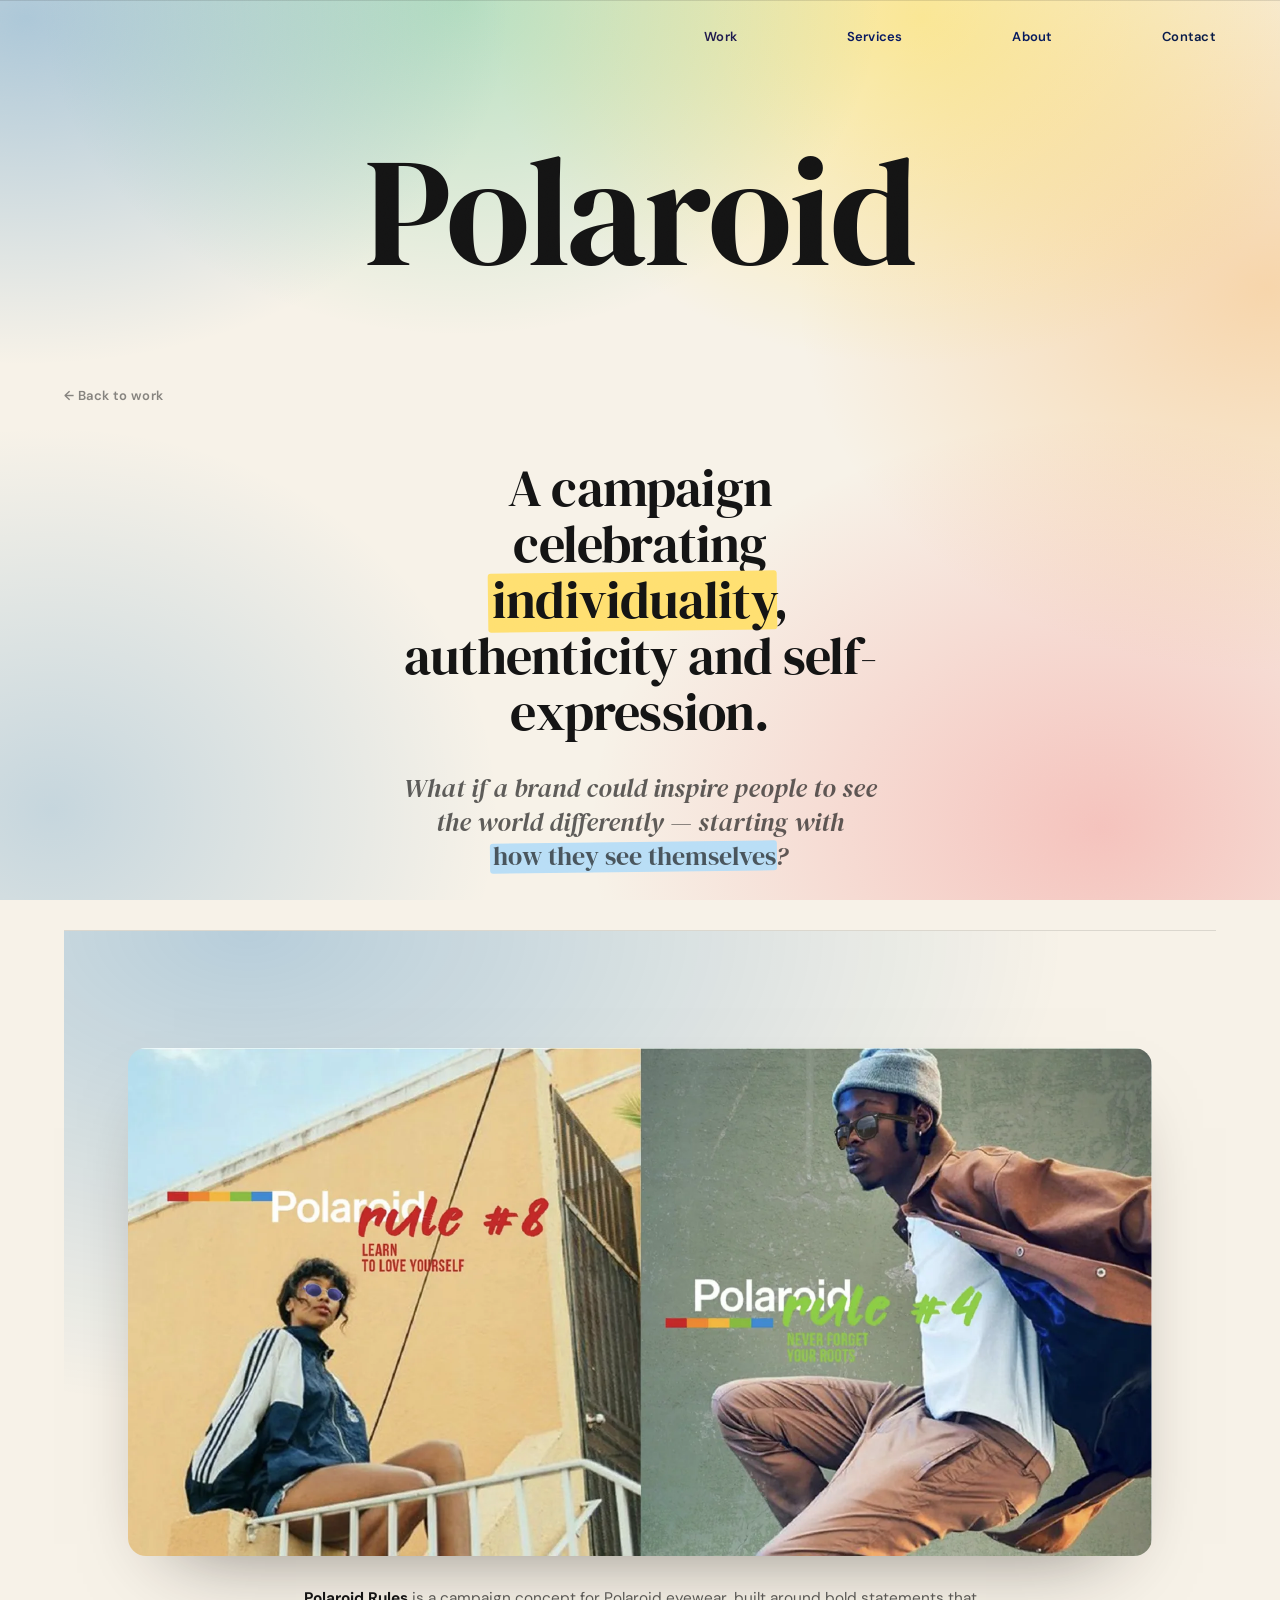
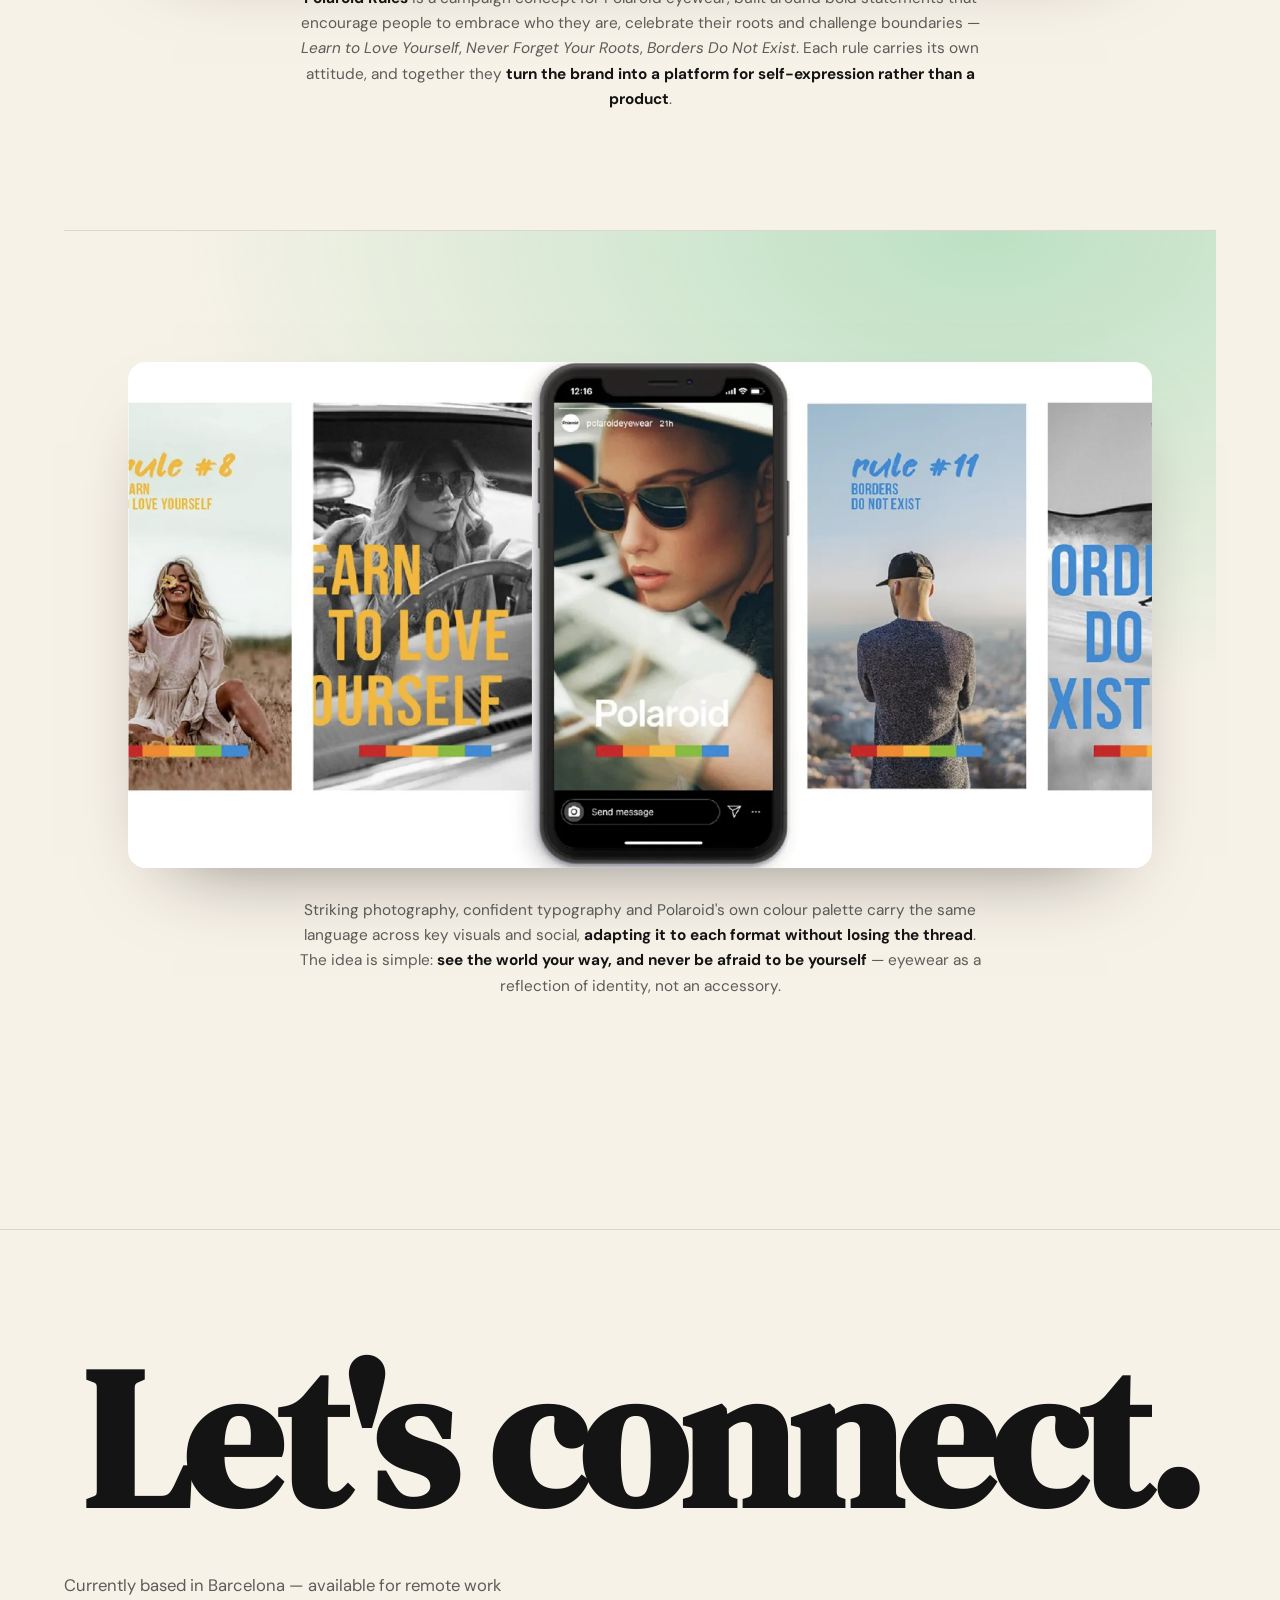
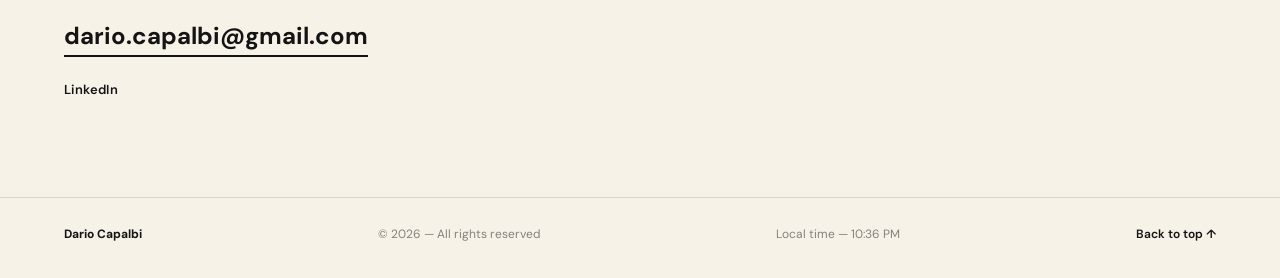
<file: polaroid.html>
<!DOCTYPE html>
<html lang="en">
<head>
<meta charset="UTF-8">
<meta name="viewport" content="width=device-width, initial-scale=1.0">
<title>Polaroid — Dario Capalbi</title>
<meta name="description" content="Polaroid — campaign work by Dario Capalbi.">

<link rel="icon" type="image/svg+xml" href="data:image/svg+xml,%3Csvg xmlns='http://www.w3.org/2000/svg' viewBox='0 0 64 64'%3E%3Crect width='64' height='64' fill='%230A0A0A'/%3E%3Ctext x='32' y='42' font-family='Arial, sans-serif' font-weight='900' font-size='28' fill='%23F5F4F1' text-anchor='middle'%3EDC%3C/text%3E%3C/svg%3E">

<link rel="preconnect" href="https://api.fontshare.com">
<link href="https://api.fontshare.com/v2/css?f[]=switzer@400,500,600,700,800,900&display=swap" rel="stylesheet">

<link href="https://fonts.googleapis.com/css2?family=DM+Sans:ital,opsz,wght@0,9..40,400;0,9..40,500;0,9..40,700;1,9..40,400&family=DM+Serif+Display:ital@0;1&display=swap" rel="stylesheet">

<link rel="stylesheet" href="css/styles.css?v=133">
<link rel="stylesheet" href="css/caso-deck.css?v=1">
</head>
<body class="caso-pl">

<div class="grain" aria-hidden="true"></div>

<div class="cursor-ball" id="cursor-ball" aria-hidden="true"><div class="cursor-ball__dot"></div></div>

<nav class="nav">
  <a href="index.html#work">Work</a>
  <a href="index.html#services">Services</a>
  <a href="index.html#about">About</a>
  <a href="index.html#contact">Contact</a>
</nav>

<main>

  <section class="section" id="top">
    <div class="section__head section__head--wide">
      <h2 class="emerge">Polaroid</h2>
    </div>

    <p class="case__back reveal"><a href="index.html#work">&larr; Back to work</a></p>

    <p class="case__lead case__lead--stretto reveal">A campaign celebrating <span class="segno">individuality</span>, authenticity and self-expression.</p>
    <p class="case__domanda reveal">What if a brand could inspire people to see the world differently — starting with <span class="segno segno--due">how they see themselves</span>?</p>

    <div class="case__deck">
      <div class="case__slot reveal">
        <img class="case__shot" src="assets/polaroid-01.webp" alt="Polaroid — campaign key visuals" width="1771" height="878">
        <p class="case__nota"><strong>Polaroid Rules</strong> is a campaign concept for Polaroid eyewear, built around bold statements that encourage people to embrace who they are, celebrate their roots and challenge boundaries — <em>Learn to Love Yourself</em>, <em>Never Forget Your Roots</em>, <em>Borders Do Not Exist</em>. Each rule carries its own attitude, and together they <strong>turn the brand into a platform for self-expression rather than a product</strong>.</p>
      </div>
      <div class="case__slot reveal">
        <img class="case__shot" src="assets/polaroid-02.webp" alt="Polaroid — social and app" width="1771" height="875" loading="lazy">
        <p class="case__nota">Striking photography, confident typography and Polaroid's own colour palette carry the same language across key visuals and social, <strong>adapting it to each format without losing the thread</strong>. The idea is simple: <strong>see the world your way, and never be afraid to be yourself</strong> — eyewear as a reflection of identity, not an accessory.</p>
      </div>
    </div>
  </section>

  <section class="section section--contact" id="contact">
    <h2 class="contact__headline emerge">Let's connect.</h2>
    <p class="contact__note reveal">Currently based in Barcelona &mdash; available for remote work</p>
    <a class="contact__email reveal" href="mailto:dario.capalbi@gmail.com">dario.capalbi@gmail.com</a>
    <div class="contact__socials reveal">
      <a href="https://www.linkedin.com/in/dario-capalbi-668a0b32" target="_blank" rel="noopener">LinkedIn</a>
    </div>
  </section>

</main>

<footer class="footer">
  <span class="footer__name">Dario Capalbi</span>
  <span class="footer__copy">© <span id="year"></span> — All rights reserved</span>
  <span class="footer__clock" id="clock">Local time — --:--</span>
  <a href="#top" class="footer__top">Back to top ↑</a>
</footer>

<script src="js/main.js?v=17"></script>
</body>
</html>
</file>
<file: css/styles.css>
/* ---------------------------------------------------
   Dario Capalbi — Portfolio
   Swiss / brutalist inspired single-page layout
--------------------------------------------------- */

:root {
  --paper: #F5F4F1;
  --ink: #0A0A0A;
  --ink-soft: rgba(10, 10, 10, 0.6);
  --ink-mute: rgba(10, 10, 10, 0.4);
  --ink-ghost: rgba(10, 10, 10, 0.16);
  --line: rgba(10, 10, 10, 0.14);
  --accent: #FF4D23;
  /* Il giallo non lo usa piu niente: l'eroe, la pallina del cursore, la
     forma dietro al ritratto e il segno nella bio sono passati al lime. */
  --yellow: #FFF959;
  /* il lime del pitch, campionato dalla pagina: e il fondo dell'eroe */
  --lime: #E3F162;
  /* il lilla del fiore, dalla stessa pagina */
  --lilla: #DEC7F1;
  --dark: #0A0A0A;
  --dark-line: rgba(245, 244, 241, 0.16);

  --font: 'Switzer', 'Helvetica Neue', Arial, sans-serif;

  --gutter: clamp(20px, 5vw, 64px);
  /* Sized on width alone this stayed at 120px in a 550px-tall window, where
     it dwarfed everything around it. Capped by height too, so the vertical
     rhythm follows the shorter dimension. */
  --section-pad: clamp(48px, min(12vw, 11vh), 160px);

  --ease: cubic-bezier(.16, 1, .3, 1);
  --reveal-dist: 32px;
  --reveal-dur: 0.9s;
}

* { box-sizing: border-box; }

html { scroll-behavior: smooth; }

body {
  margin: 0;
  background: var(--paper);
  color: var(--ink);
  font-family: var(--font);
  -webkit-font-smoothing: antialiased;
  overflow-x: hidden;
}

a { color: inherit; text-decoration: none; }

ul { list-style: none; margin: 0; padding: 0; }

img { max-width: 100%; display: block; }

/* -------------------- grain overlay -------------------- */

.grain {
  position: fixed;
  inset: 0;
  z-index: 999;
  pointer-events: none;
  opacity: 0.035;
  mix-blend-mode: overlay;
  background-image: url("data:image/svg+xml,%3Csvg xmlns='http://www.w3.org/2000/svg' width='120' height='120'%3E%3Cfilter id='n'%3E%3CfeTurbulence type='fractalNoise' baseFrequency='0.9' numOctaves='2' stitchTiles='stitch'/%3E%3C/filter%3E%3Crect width='100%25' height='100%25' filter='url(%23n)'/%3E%3C/svg%3E");
}

/* -------------------- custom cursor -------------------- */
/* A small yellow ball that follows the pointer and grows over links.
   Position tracks the mouse directly (no lag); size change is what's
   animated. Desktop/mouse only — left inert (and invisible) on touch. */

/* La pallina sta sopra a tutto e si fonde, non copre.
   Era a z-index 2 e piena: bastava un contesto di impilamento -una carta
   di Work ha `position: sticky`, un paragrafo con `.reveal` ha una
   trasformazione- perche il testo dentro si dipingesse in blocco sotto di
   lei, e si mangiava le lettere. Nessuno z-index puo rimediare dall'interno
   di un contesto; la fusione si, perche non dipende dall'ordine.
   Deve restare gialla sia sulla carta chiara sia sul nero, e nessuna
   fusione da sola fa le due cose: `multiply` tiene il giallo sul chiaro
   -e le lettere nere restano nere- ma sul nero si spegne; `difference`
   sul nero ridà quasi lo stesso giallo -e ribalta le lettere chiare in
   blu scuro, leggibili- ma sul chiaro diventa blu. Quindi main.js guarda
   cosa c'e sotto il puntatore e mette `.is-on-dark` dove serve.
   La modalita sta QUI e non sul pallino: il pallino si fonderebbe col suo
   genitore -che ha una trasformazione, quindi fa gruppo- invece che con la
   pagina. */
.cursor-ball {
  position: fixed;
  top: 0;
  left: 0;
  z-index: 500;
  pointer-events: none;
  opacity: 0;
  mix-blend-mode: multiply;
  transition: opacity 0.25s ease;
}

.cursor-ball.is-on-dark {
  mix-blend-mode: difference;
}

.cursor-ball.is-active {
  opacity: 1;
}

.cursor-ball__dot {
  width: 16px;
  height: 16px;
  border-radius: 50%;
  background: var(--lime);
  transition: width 0.8s cubic-bezier(0.21, 1, 0.4, 0.98),
    height 0.8s cubic-bezier(0.21, 1, 0.4, 0.98);
}

.cursor-ball.is-hovering .cursor-ball__dot {
  width: 64px;
  height: 64px;
}

html.has-custom-cursor a,
html.has-custom-cursor button {
  cursor: none;
  position: relative;
  z-index: 3;
}

/* That rule exists to lift inline links over the ball, but position: relative
   silently overrides position: sticky - a whole-card link stopped pinning and
   dropped out of the deck. These keep the layout they had as plain divs; the
   ball leaves them alone instead (see main.js). */
html.has-custom-cursor a.work__slot,
html.has-custom-cursor a.case__slot {
  position: sticky;
  z-index: auto;
}

/* Case-study prose. Reading width, not full bleed - the shots below go wide,
   the words do not. */
.case__copy {
  max-width: 68ch;
  margin: 0 auto clamp(56px, 9vw, 110px);
}

.case__lead {
  margin: 0 0 clamp(32px, 5vw, 56px);
  font-size: clamp(22px, 3.2vw, 34px);
  font-weight: 600;
  line-height: 1.3;
  letter-spacing: -0.01em;
}

.case__block {
  margin: 0 0 clamp(32px, 5vw, 52px);
}

.case__block h3 {
  margin: 0 0 clamp(10px, 1.4vw, 16px);
  font-size: clamp(15px, 1.3vw, 18px);
  font-weight: 700;
  letter-spacing: 0.06em;
  text-transform: uppercase;
  color: var(--ink-mute);
}

.case__block p,
.case__block li {
  margin: 0 0 clamp(12px, 1.4vw, 18px);
  font-size: clamp(15px, 1.25vw, 18px);
  line-height: 1.65;
  color: var(--ink-soft);
}

.case__block li {
  padding-left: 1.1em;
  position: relative;
}

.case__block li::before {
  content: "—";
  position: absolute;
  left: 0;
  color: var(--ink-ghost);
}

.case__block strong {
  color: var(--ink);
  font-weight: 650;
}

/* Figures sit inside the reading column but break out wider than the prose -
   the words want 68ch, the screens want room. */
.case__fig {
  /* Centred with margin, not transform: these carry .reveal, whose own
     translateY would overwrite a translateX here and drop them back to the
     left edge mid-animation. */
  width: min(92vw, 1100px);
  margin: clamp(32px, 5vw, 56px) 0 clamp(32px, 5vw, 56px)
          calc((100% - min(92vw, 1100px)) / 2);
}

/* The annotated walkthrough is a tall portrait strip, not a landscape shot -
   at full width it would run several screens deep. */
.case__fig--tall {
  width: min(78vw, 620px);
  margin-left: calc((100% - min(78vw, 620px)) / 2);
}

.case__fig img {
  width: 100%;
  height: auto;
}

.case__fig figcaption {
  margin-top: clamp(10px, 1.2vw, 14px);
  font-size: clamp(12px, 1vw, 14px);
  line-height: 1.5;
  color: var(--ink-mute);
}

/* La riga di attribuzione sotto una citazione: stessa colonna, ma piu
   piccola e smorzata, cosi non compete con le parole citate. */
.case__block .case__quote span {
  display: inline-block;
  margin-top: 6px;
  font-size: 0.82em;
  font-style: normal;
  color: var(--ink-mute);
}

.case__block .case__quote {
  margin: clamp(18px, 2.4vw, 26px) 0;
  padding-left: clamp(14px, 1.6vw, 20px);
  border-left: 2px solid var(--ink-ghost);
  font-size: clamp(16px, 1.35vw, 19px);
  font-style: italic;
  line-height: 1.55;
  color: var(--ink);
}

/* ---- case study Flagged ---- */

.case__meta {
  margin: 0 0 clamp(14px, 2vw, 20px);
  font-size: 12px;
  font-weight: 700;
  letter-spacing: 0.08em;
  text-transform: uppercase;
  color: var(--ink-mute);
}

/* La frase che regge una sezione: staccata, grande, senza virgolette.
   Inchiostro su carta come tutto il resto; e il blocco scuro, se c'e, a
   ribaltarla -non il contrario, sennu ogni pagina chiara deve chiedere la
   variante e la regola base non serve a nessuno-. */
.case__block .case__statement {
  margin: clamp(22px, 3vw, 32px) 0;
  font-size: clamp(21px, 2.3vw, 30px);
  font-weight: 700;
  line-height: 1.25;
  letter-spacing: -0.015em;
  color: var(--ink);
}

.case__block--origin .case__statement {
  margin: clamp(24px, 3.5vw, 40px) 0 0;
  color: var(--paper);
}

/* L'origine del progetto e il punto che distingue Flagged dagli altri
   lavori, quindi e l'unico blocco su fondo scuro: a pagina chiara, e cio
   che l'occhio trova per primo scorrendo. */
.case__block--origin {
  background: var(--dark);
  color: var(--paper);
  margin: clamp(48px, 7vw, 88px) calc(-1 * clamp(20px, 4vw, 48px));
  padding: clamp(32px, 5vw, 64px) clamp(20px, 4vw, 48px);
  border-radius: 4px;
}

.case__block--origin h3 {
  color: var(--ink-mute);
}

.case__block--origin p {
  color: rgba(245, 244, 241, 0.78);
}

/* Il neretto schiarisce invece di scurire: su fondo nero `var(--ink)`
   sarebbe inchiostro su inchiostro. */
.case__block--origin strong {
  color: var(--paper);
}

/* L'etichetta di fase sopra ogni gruppo di passi: piccola e in maiuscoletto
   come i titoli di sezione, cosi i quattro gruppi si leggono da lontano. */
.case__fase {
  margin: clamp(30px, 4vw, 44px) 0 0;
  font-size: 12px;
  font-weight: 700;
  letter-spacing: 0.1em;
  text-transform: uppercase;
  color: var(--ink);
}

.case__fase:first-of-type {
  margin-top: clamp(22px, 3vw, 32px);
}

.case__needs {
  margin: clamp(16px, 2.2vw, 22px) 0 0;
  list-style: none;
  display: grid;
  gap: clamp(22px, 3vw, 34px);
}

.case__needs li {
  display: grid;
  grid-template-columns: auto 1fr;
  column-gap: clamp(16px, 2.4vw, 28px);
  align-items: baseline;
  padding-top: clamp(16px, 2.4vw, 24px);
  border-top: 1px solid var(--ink-ghost);
}

.case__needs-num {
  grid-row: span 2;
  font-size: clamp(13px, 1.2vw, 15px);
  font-weight: 700;
  color: var(--ink-mute);
  font-variant-numeric: tabular-nums;
}

.case__needs-title {
  font-size: clamp(17px, 1.7vw, 22px);
  font-weight: 700;
  letter-spacing: -0.01em;
  color: var(--ink);
}

.case__needs-text {
  margin-top: 6px;
  font-size: clamp(15px, 1.25vw, 18px);
  line-height: 1.65;
  color: var(--ink-soft);
}

/* I tre stati, con i colori veri del prodotto: la legenda e le catture
   devono dire la stessa cosa. */
.case__statuses {
  margin: clamp(26px, 4vw, 36px) 0;
  display: grid;
  gap: clamp(16px, 2.2vw, 22px);
}

.case__statuses dt {
  display: flex;
  align-items: center;
  gap: 10px;
  font-size: clamp(16px, 1.4vw, 19px);
  font-weight: 700;
  color: var(--ink);
}

.case__statuses dd {
  margin: 4px 0 0 22px;
  font-size: clamp(15px, 1.25vw, 18px);
  line-height: 1.65;
  color: var(--ink-soft);
}

.case__dot {
  flex: none;
  width: 10px;
  height: 10px;
  border-radius: 50%;
}

.case__dot--bad { background: #175CD3; }
.case__dot--open { background: #6035CC; }
.case__dot--ok { background: #0F7A70; }

.case__block .case__flow {
  margin: clamp(22px, 3vw, 30px) 0 0;
  font-size: clamp(16px, 1.5vw, 20px);
  font-weight: 700;
  line-height: 1.7;
  letter-spacing: -0.01em;
}

.case__flow--good { color: var(--ink); }
.case__flow--bad { color: var(--ink-mute); font-weight: 500; }

/* Flagged e Fitmate non si leggono soltanto: si aprono. Un case study
   che lo dice solo a parole butta via l'unica cosa che lo distingue da un
   PDF, quindi ogni pagina porta due inviti -uno sotto la frase
   d'apertura, per chi non ha ancora deciso di mettersi a leggere, e uno
   in fondo, per chi ha letto tutto. Stesso bottone, due pesi: in cima una
   riga sola, in fondo un pannello con una frase grande sopra.

   Il colore lo mette il marchio: qui dentro il bottone e inchiostro su
   carta come tutto il resto, e flagged-caso.css e fitmate-caso.css lo
   ridipingono di menta e di viola. */
.case__cta {
  display: flex;
  flex-wrap: wrap;
  align-items: center;
  gap: clamp(12px, 1.6vw, 18px);
  margin: 0 0 clamp(32px, 5vw, 56px);
}

.case__cta-btn {
  display: inline-flex;
  align-items: center;
  /* 44px e il minimo per il dito; qui c'e dentro una freccia, quindi 48 */
  min-height: 48px;
  padding: clamp(12px, 1.3vw, 15px) clamp(20px, 2.4vw, 30px);
  border: 1px solid var(--ink);
  border-radius: 999px;
  background: var(--ink);
  font-size: clamp(14px, 1.1vw, 15.5px);
  font-weight: 600;
  letter-spacing: 0.01em;
  color: var(--paper);
  transition: background 0.4s var(--ease), color 0.4s var(--ease);
}

.case__cta-btn:hover {
  background: transparent;
  color: var(--ink);
}

/* Accanto al bottone, non sotto: dice in una riga che cosa si apre.
   `1 1 14ch` la fa stare in fila finche ci sta e andare a capo quando no. */
.case__cta-note {
  flex: 1 1 14ch;
  margin: 0;
  font-size: clamp(12.5px, 1vw, 14px);
  line-height: 1.5;
  color: var(--ink-mute);
}

/* Quello in fondo e un finale, non una nota a margine. */
.case__cta--fine {
  flex-direction: column;
  align-items: center;
  margin: clamp(34px, 5vw, 60px) 0 clamp(28px, 3.8vw, 40px);
  padding: clamp(28px, 4vw, 48px) clamp(22px, 3vw, 40px);
  border: 1px solid var(--line);
  border-radius: 20px;
  background: rgba(10, 10, 10, 0.04);
  text-align: center;
}

.case__cta--fine .case__cta-frase {
  margin: 0;
  font-size: clamp(22px, 2.8vw, 34px);
  font-weight: 700;
  line-height: 1.18;
  letter-spacing: -0.015em;
  color: var(--ink);
}

/* In colonna la nota non deve allargarsi: va sotto al bottone, stretta. */
.case__cta--fine .case__cta-note {
  flex: 0 1 auto;
  max-width: 48ch;
}

/* Sul telefono la nota accanto al bottone si schiaccia in una colonna di
   quattro righe strette: 14ch di base le bastano per restare in riga, ma
   di spazio non ce n'e. Sotto, a tutta larghezza. */
@media (max-width: 620px) {
  .case__cta {
    flex-direction: column;
    align-items: flex-start;
    gap: 14px;
  }
  .case__cta--fine { align-items: center; }
}

.case__credit {
  margin: 0;
  padding-top: clamp(20px, 3vw, 28px);
  border-top: 1px solid var(--line);
  font-size: clamp(13px, 1.05vw, 15px);
  line-height: 1.6;
  color: var(--ink-mute);
}

.case__credit a {
  color: var(--ink);
  text-decoration: underline;
  text-underline-offset: 3px;
}

@media (prefers-reduced-motion: reduce) {
  .cursor-ball { display: none; }
}

/* -------------------- nav -------------------- */

.nav {
  position: fixed;
  top: 0;
  left: 50%;
  right: 0;
  z-index: 100;
  display: flex;
  align-items: center;
  justify-content: space-between;
  padding: clamp(18px, 3vw, 28px) var(--gutter);
  color: #fff;
  mix-blend-mode: difference;
}

.nav a {
  font-size: 13px;
  font-weight: 600;
  letter-spacing: 0.02em;
  position: relative;
  padding-bottom: 3px;
}

.nav a::after {
  content: "";
  position: absolute;
  left: 0;
  bottom: 0;
  width: 100%;
  height: 1px;
  background: currentColor;
  transform: scaleX(0);
  transform-origin: right;
  transition: transform 0.35s ease;
}

.nav a:hover::after {
  transform: scaleX(1);
  transform-origin: left;
}

/* -------------------- hero -------------------- */

.hero {
  position: sticky;
  top: 0;
  display: grid;
  grid-template-columns: 1fr 1fr;
  min-height: 100vh;
}

/* A sticky box taller than the viewport pins the instant you scroll and its
   lower half becomes unreachable - on phones, and on laptops short enough
   that the headline alone overflows, that lower half is the light panel
   holding the wordmark. (bottom: 0 is no cure: a sticky box taller than the
   scrollport simply never pins.) So the hero only pins while it fits;
   main.js sets this class whenever it doesn't, and the deck stacking
   resumes at Work either way. */
.hero--unpinned {
  position: static;
}

.hero__panel {
  position: relative;
  /* Vertical padding gives way on a short screen so the headline does not
     have to. */
  padding: min(var(--gutter), 6vh) var(--gutter);
  display: flex;
  flex-direction: column;
  justify-content: flex-end;
  min-height: 60vh;
}

/* Bottom-aligned like the light panel, so the headline and the wordmark
   across the split finish on the same line. */
.hero__panel--dark {
  justify-content: flex-end;
}

/* Al posto del blocco nero: il lime. Il titolo e inchiostro, e il segno
   dietro a "connect" passa al lilla: il giallo sul lime sarebbe la stessa
   cosa, e il lilla e l'altro colore della stessa pagina da cui viene il
   lime. */
.hero__panel--dark {
  background: var(--lime);
  color: var(--ink);
}

.hero__panel--light {
  background: var(--paper);
  color: var(--ink);
}

.hero__headline {
  /* The hero has to fit the viewport to stay pinned, but that budget comes
     out of the margin and the leading, not the type: the headline is the
     thing, and it should fill the dark panel. The vh cap only bites on a
     genuinely short screen, where the four lines wrap to eight. */
  margin: clamp(12px, min(8vw, 2vh), 88px) 0 0;
  font-weight: 800;
  /* Sized to fill the dark panel. 80px at 1280x800 is the ceiling: the four
     lines still wrap to eight there, and one step more tips them to nine and
     pushes the hero past the viewport, which would unpin it. */
  /* Il serif ha l'occhio piu piccolo del Switzer: alla stessa misura si
     legge piu minuto. Cresce dell'8,75% e in cambio l'interlinea scende a
     0.92, cosi l'altezza totale resta quella di prima -640px a 1280x800,
     otto righe- e l'eroe continua a stare dentro la finestra. Un passo
     piu su va a nove righe, sfonda e si sgancia. */
  font-size: clamp(37px, min(6.8vw, 10.9vh), 95px);
  line-height: 0.92;
  letter-spacing: -0.018em;
}

.hero__headline span {
  display: block;
  opacity: 0;
  transform: translateY(100%);
  animation: rise 0.9s var(--ease) forwards;
}

/* Lo slogan e in serif come i case study, e "connect" non e piu giallo di
   suo: ha il giallo dietro, come l'evidenziatore delle altre pagine. Il
   testo torna scuro perche sopra al giallo l'avorio non si leggerebbe.
   Il segno sta dietro -pseudo-elemento a z-index negativo dentro il
   contesto creato dall'accento stesso- e storto di un grado. */
.hero__headline {
  font-family: 'DM Serif Display', Georgia, 'Times New Roman', serif;
  font-weight: 400;
}

.hero__accent {
  font-style: normal;
  position: relative;
  z-index: 1;
  padding: 0 0.05em;
  color: var(--ink);
}

.hero__accent::before {
  content: "";
  position: absolute;
  left: -0.03em;
  right: -0.03em;
  top: 0.15em;
  bottom: 0.1em;
  background: var(--lilla);
  border-radius: 4px;
  transform: rotate(-1deg);
  z-index: -1;
}

/* "connect." non ha lettere alte ne code: il segno parte appena sopra
   l'altezza della x e finisce sulla linea di base, cosi sta addosso alla
   parola invece di galleggiarle sopra. */
.hero__accent::before {
  top: 0.3em;
  bottom: 0;
}

.hero__headline span:nth-child(1) { animation-delay: 0.05s; }
.hero__headline span:nth-child(2) { animation-delay: 0.15s; }
.hero__headline span:nth-child(3) { animation-delay: 0.25s; }
.hero__headline span:nth-child(4) { animation-delay: 0.35s; }

@keyframes rise {
  to { opacity: 1; transform: translateY(0); }
}

/* Out of the flow and over to the right: the dark panel is bottom-aligned
   now, and in the flow this cue would take the baseline that "connect." has
   to share with the wordmark across the split. */
.hero__scroll {
  position: absolute;
  right: var(--gutter);
  bottom: min(var(--gutter), 6vh);
  display: flex;
  align-items: center;
  gap: 10px;
  font-size: 12px;
  letter-spacing: 0.08em;
  color: rgba(245, 244, 241, 0.5);
}

.hero__scroll i {
  font-style: normal;
  animation: bob 1.6s ease-in-out infinite;
}

@keyframes bob {
  0%, 100% { transform: translateY(0); }
  50% { transform: translateY(5px); }
}

.hero__wordmark {
  display: flex;
  justify-content: flex-start;
}

.wordmark__img {
  width: clamp(320px, 42vw, 720px);
  height: auto;
}

/* Il segno giallo dell'hero, riusabile nel testo: sta dietro alla parola
   -pseudo-elemento a z-index negativo dentro il contesto creato dallo span
   stesso- e storto di un grado, se no sembra un rettangolo di Word. */
.segno-lime {
  position: relative;
  z-index: 1;
  white-space: nowrap;
  padding: 0 0.05em;
}

.segno-lime::before {
  content: "";
  position: absolute;
  left: -0.03em;
  right: -0.03em;
  top: 0.26em;
  bottom: 0.02em;
  background: var(--lime);
  border-radius: 4px;
  transform: rotate(-1deg);
  z-index: -1;
}

/* Su schermo stretto la frase va a capo e un pseudo-elemento solo
   seguirebbe il primo pezzo: il segno diventa uno sfondo ripetuto riga
   per riga. Si perde l'inclinazione, non la lettura. */
@media (max-width: 760px) {
  .segno-lime {
    white-space: normal;
    background-image: linear-gradient(var(--lime), var(--lime));
    background-repeat: no-repeat;
    background-size: 100% 0.72em;
    background-position: 0 0.3em;
    -webkit-box-decoration-break: clone;
    box-decoration-break: clone;
  }
  .segno-lime::before { display: none; }
}

/* ── i titoli, tutti in serif ──
   Il portfolio parla in due voci: i titoli in DM Serif Display, il resto
   -testo, etichette, bottoni, barra- resta Switzer. Il peso scende a 400
   perche questo serif ha solo quello, e non gli serve altro: a queste
   misure il contrasto fra aste e grazie basta da solo. */
.hero__headline,
.section__head h2,
.section__head--wide h2,
.contact__headline,
.work__title,
.services__name {
  font-family: 'DM Serif Display', Georgia, 'Times New Roman', serif;
  font-weight: 400;
}

/* -------------------- sections -------------------- */

.section {
  position: relative;
  background: var(--paper);
  padding: var(--section-pad) var(--gutter);
  border-top: 1px solid var(--line);
}

/* Used to pin About in place, since removed - position: sticky here
   had effectively unbounded slack (nothing bounds how long it stays
   "stuck" once its own content clears, since it's not based on
   proximity to the next section) so About stayed glued in front of
   Contact well after Contact had started covering it, bleeding
   through. Scrolls normally now, same as Work's slots and Services. */
.section--pin {
  position: relative;
}

/* Scroll reveal — same fade + slide-up language as the hero,
   applied per element so each row/line animates in as it's scrolled to. */
.reveal {
  opacity: 0;
  transform: translateY(var(--reveal-dist));
  transition: opacity var(--reveal-dur) var(--ease), transform var(--reveal-dur) var(--ease);
}

.reveal.is-visible {
  opacity: 1;
  transform: translateY(0);
}

@media (prefers-reduced-motion: reduce) {
  .reveal { opacity: 1; transform: none; transition: none; }
}

/* Word-by-word scroll reveal for headings — each word is masked and slides
   up from below individually, staggered ~80ms apart. JS splits the text
   into .emerge-word-wrapped spans and toggles .is-visible on scroll-into-
   view; this file only defines the two visual states. */
/* I discendenti di Switzer scendono sotto una linea da 0.95em, e la
   maschera che tiene nascosta ogni parola prima che salga tagliava le code
   delle due g di "Flagged" -il primo titolo del sito con un discendente
   dentro-. La maschera cresce verso il basso, il margine negativo rimette
   l'impaginato dov'era, e lo stato nascosto scende altrettanto perche la
   parola parta comunque fuori vista. */
/* Col serif la maschera va piu in giu ancora: DM Serif Display ha
   un'interlinea naturale di 1.36em, e dentro una riga da 0.95 le grazie
   della base escono dal riquadro. A 0.22em "Services" e "About Me"
   venivano tagliati di netto sotto. */
.emerge-word {
  display: inline-block;
  overflow: hidden;
  vertical-align: top;
  /* La maschera cresce anche di lato: nel serif l'inchiostro dell'ultima
     lettera esce dalla sua larghezza di avanzamento -la s di "Let's", la k
     di "Work", la e di "About Me"- e il riquadro della parola la tagliava.
     Il margine negativo rimette l'impaginato e le spaziature dov'erano. */
  padding: 0 0.12em 0.34em;
  margin: 0 -0.12em -0.34em;
}

.emerge-word > span {
  display: inline-block;
  opacity: 0;
  transform: translateY(calc(100% + 0.36em));
  transition: transform 0.6s cubic-bezier(0.21, 1, 0.4, 0.98),
    opacity 0.6s cubic-bezier(0.21, 1, 0.4, 0.98);
}

.emerge.is-visible .emerge-word > span {
  opacity: 1;
  transform: translateY(0);
}

@media (prefers-reduced-motion: reduce) {
  .emerge-word > span { opacity: 1; transform: none; transition: none; }
}

.section__head {
  display: flex;
  align-items: baseline;
  justify-content: space-between;
  gap: 24px;
  margin-bottom: clamp(40px, 6vw, 72px);
}

.kicker {
  font-size: 12px;
  font-weight: 700;
  letter-spacing: 0.08em;
  text-transform: uppercase;
  color: var(--ink-mute);
}

.section__head h2 {
  margin: 0;
  font-size: clamp(30px, 4.35vw, 48px);
  font-weight: 800;
  letter-spacing: -0.015em;
}

/* Full-width section intro: the heading spans edge to edge at a huge
   fluid size, pinned like the rest of the page's sections until the
   content after it slides up and covers it. Declared after the base
   .section__head h2 rule so it wins at equal specificity. */
/* L'imbottitura verticale non e decorativa: DM Serif Display ha
   un'interlinea naturale di 1.36em e dentro una riga da 0.95 il disegno
   della lettera esce di 0.205em per lato. Con i 30px di prima, a 12vw su
   1280, mancavano otto pixel e "Services" e "About Me" perdevano le
   grazie di base. Adesso l'imbottitura cresce col titolo. */
.section__head--full {
  position: relative;
  align-items: center;
  justify-content: center;
  height: auto;
  margin: 0 calc(-1 * var(--gutter));
  padding: clamp(14px, 2.7vw, 56px) var(--gutter);
  background: var(--paper);
  overflow: hidden;
}

.section__head--full h2,
.section__head--wide h2 {
  /* +9% sul Switzer che c'era prima: il serif ha l'occhio piu piccolo e
     alla stessa misura si leggeva piu minuto. */
  font-size: 12vw;
  font-weight: 800;
  letter-spacing: -0.025em;
  line-height: 0.95;
  white-space: nowrap;
}

/* Same oversized edge-to-edge heading, without the sticky pin - for
   sections (like About) whose outer section is already the thing
   that pins as a whole. */
/* Height comes from the type now, not a vh figure. All three headings are a
   single line at the same size, so the three bands stay equal on their own -
   which is what a fixed height was there to guarantee. */
.section__head--wide {
  align-items: center;
  justify-content: center;
  height: auto;
  margin: 0 calc(-1 * var(--gutter)) clamp(32px, 5vw, 64px);
  padding: clamp(14px, 2.7vw, 56px) var(--gutter);
}

/* I titoli stavano bassi nel loro blocco: sopra avevano il padding della
   sezione -88px a 1280x800- e sotto il margine della testata, 56 o zero.
   Misurato, 89 contro 56. Adesso la sezione apre con lo stesso valore che
   la testata lascia sotto di se, cosi il titolo e centrato fra i due. */
#work,
#services,
#about {
  padding-top: clamp(32px, 7vh, 80px);
}

/* Work's own heading pins and gets covered by the first slot, same as
   every other section - #work isn't itself the thing that pins (unlike
   About), so its heading needs the sticky treatment directly. */
/* Il margine sotto era zero perche la prima carta combaciasse col titolo.
   Faceva pero la fascia di Work 182px contro i 294 di Services, e la
   differenza si vedeva. Adesso tiene lo stesso spazio degli altri due
   sopra e sotto: la carta scorre comunque a coprire la testata, solo
   partendo 56px piu in giu. */
#work .section__head--wide {
  position: sticky;
  top: 0;
  margin-bottom: clamp(32px, 7vh, 80px);
  overflow: hidden;
}

/* Same grammar as Work: the heading pins and the section's own content
   rides up over it. About had no overlap at all - it was the one section
   that just scrolled past. */
/* Services was the last heading that just scrolled away: Work's pins and its
   slots ride over it, About's does the same with its body. This one pins too
   and the pinned stage's wrapper covers it. */
#services .section__head--full {
  position: sticky;
  top: 0;
  /* Room under the label where words follow it. Work keeps none: its first
     slot is a full-bleed image and butts up cleanly. */
  margin-bottom: clamp(32px, 7vh, 80px);
}

#about .section__head--wide {
  position: sticky;
  top: 0;
  margin-bottom: clamp(32px, 7vh, 80px);
  overflow: hidden;
}

/* Opaque and above the pinned heading, so it covers it instead of letting
   it read through. One box around the grid and the toolkit, or the gap
   between them would be a window onto the heading. */
.about__body {
  position: relative;
  z-index: 1;
  background: var(--paper);
}

/* The pinned stage already carries a screenful of air around the list, so
   this section does not need a full section-pad under it as well - that was
   the dead white between Graphic Design and About. */
#services {
  padding-bottom: clamp(32px, 5vw, 64px);
}

/* Questa regola vince su quella piu sopra, quindi il pari fra lo spazio
   sopra il titolo e quello sotto va rifatto anche qui. */
#about {
  padding-top: clamp(32px, 7vh, 80px);
  padding-bottom: clamp(80px, 12vw, 140px);
}

/* The hand-off into Services. The last slot lets go when its container's
   bottom meets the bottom of the screen; Services starts covering it when its
   own top edge enters from below. Between those two moments sat the note, its
   margin and a section pad - 118px in which nothing was pinned and nothing
   rode over anything. Closing that distance is what makes Services pass over
   the deck instead of arriving after it. */
#work {
  padding-bottom: 0;
}


/* -------------------- work -------------------- */
/* Full-bleed stacked panels: each slot spans the entire viewport width,
   edge to edge, regardless of the section's own side padding. */

.work__empty {
  display: flex;
  flex-direction: column;
  width: 100vw;
  position: relative;
  left: 50%;
  right: 50%;
  margin-left: -50vw;
  margin-right: -50vw;
}

/* The last slot's bottom sits flush with this box's bottom, which leaves it
   no slack to stick in: Polaroid scrolled straight past instead of pinning,
   and the slot behind it surfaced again on its way out. This tail is the
   travel it pins through while the note and Services ride up over it. Padding
   will not do - sticky is constrained by the containing block's content box,
   which padding sits outside of. A pseudo-element becomes a flex item, so it
   counts. One screen is enough: lengthening it does not close the gap to
   Services, because Services moves down by the same amount. */
.work__empty::after {
  content: "";
  display: block;
  flex: none;
  height: 100vh;
}

.work__slot {
  position: sticky;
  top: 0;
  width: 100%;
  height: 100vh;
  background: var(--paper);
  border-top: 1px solid var(--line);
  padding: var(--gutter);
  display: flex;
  flex-direction: column;
  align-items: center;
  justify-content: center;
  gap: clamp(14px, 2.2vw, 26px);
  text-align: center;
}

.work__slot + .work__slot {
  border-top: none;
}

/* Placeholder color box standing in for the real project image - each
   slot pins (see position: sticky above) and the next slot's own paper
   background slides up over it, same cover effect as the rest of the
   page's sections. */
/* Matches the artwork's own 1846x852 proportions so nothing gets
   cropped. The third min() term caps the height at the previous 68vh
   by capping width instead, which keeps the ratio intact. */
/* `flex: none` perche il riquadro e un elemento flessibile dentro lo slot e
   si restringeva per far stare il resto: su Flagged, che al posto della
   riga di stato ha due bottoni alti 44px, perdeva 44px di altezza e
   `cover` gli tagliava una fascia sopra e sotto. Ora non cede lui, e il
   tetto in vh scende da 147 a 138 perche il conto torni anche li. */
.work__box {
  position: relative;
  flex: none;
  width: min(96vw, 1320px, 138vh);
  aspect-ratio: 1846 / 852;
}

.work__box::after {
  content: "+";
  position: absolute;
  top: 50%;
  left: 50%;
  transform: translate(-50%, -50%);
  font-size: 40px;
  font-weight: 300;
  color: rgba(10, 10, 10, 0.25);
}

.work__box--01 {
  background: url("../assets/work-01-flagged-4.webp") center / cover no-repeat;
}

.work__box--02 {
  background: url("../assets/work-02-fitmate-2.webp") center / cover no-repeat;
}

/* 2:1 rather than the 1846x852 the other two share, so it overrides
   the shared aspect-ratio to avoid being cropped. */
.work__box--03 {
  background: url("../assets/work-03-bacardi.webp") center / cover no-repeat;
  aspect-ratio: 2000 / 1001;
}

/* Niente override di proporzione qui: il banner nuovo e 1846x852, cioe
   gia quella condivisa, e lasciare il vecchio 2000/995 avrebbe ritagliato
   via una fetta sopra e sotto. */
.work__box--04 {
  background: url("../assets/work-04-polaroid-2.webp") center / cover no-repeat;
}

/* No "+" placeholder over a slot that already has real artwork. */
.work__box--01::after,
.work__box--02::after,
.work__box--03::after,
.work__box--04::after { content: none; }

.work__title {
  position: relative;
  margin: 0;
  font-size: clamp(30px, 4.35vw, 48px);
  font-weight: 800;
  letter-spacing: -0.015em;
  color: var(--ink);
}

.work__status {
  font-size: 13px;
  letter-spacing: 0.03em;
  color: var(--ink-mute);
  transition: color 0.4s var(--ease);
}

/* Flagged ha due destinazioni -il prodotto in funzione e il case study-
   quindi il suo slot non puo essere un unico link grande come la carta,
   come lo sono gli altri tre. */
.work__actions {
  position: relative;
  display: flex;
  flex-wrap: wrap;
  justify-content: center;
  gap: clamp(10px, 1.4vw, 16px);
}

.work__btn {
  display: inline-flex;
  align-items: center;
  /* Sul telefono il solo padding lasciava il bersaglio a 41px. */
  min-height: 44px;
  padding: clamp(10px, 1.2vw, 14px) clamp(18px, 2.2vw, 28px);
  border: 1px solid var(--ink);
  border-radius: 999px;
  font-size: clamp(13px, 1.1vw, 15px);
  font-weight: 600;
  letter-spacing: 0.01em;
  color: var(--ink);
  transition: background 0.4s var(--ease), color 0.4s var(--ease);
}

.work__btn:hover {
  background: var(--ink);
  color: var(--paper);
}

.work__btn--solid {
  background: var(--ink);
  color: var(--paper);
}

.work__btn--solid:hover {
  background: transparent;
  color: var(--ink);
}

/* Gli altri slot sono link per intero e il puntatore a mano ha senso su
   tutta la carta. Questo no: cliccabili sono i due bottoni. */
div.work__slot {
  cursor: default;
}

/* Hover state, ahead of these slots becoming real links. */
.work__slot {
  cursor: pointer;
}

.work__box {
  transition: transform 0.7s var(--ease);
}

.work__slot:hover .work__box {
  transform: scale(1.02);
}

.work__title::after {
  content: "";
  position: absolute;
  left: 0;
  bottom: -0.18em;
  width: 100%;
  height: 2px;
  background: currentColor;
  transform: scaleX(0);
  transition: transform 0.45s var(--ease);
}

.work__slot:hover .work__title::after {
  transform: scaleX(1);
}

.work__slot:hover .work__status {
  color: var(--ink);
}

@media (prefers-reduced-motion: reduce) {
  .work__box,
  .work__title::after { transition: none; }
  .work__slot:hover .work__box { transform: none; }
}

/* Sul telefono la carta era alta quanto lo schermo, perche e cosi che
   funziona il mazzo: ogni carta riempie la finestra e la successiva le
   scorre sopra. Ma il banner e 1846x852, e a 390px di larghezza diventa
   173px di immagine dentro 844px di carta: due terzi di crema vuota, sopra
   e sotto il titolo. Qui il mazzo si scioglie e le carte tornano una
   colonna alta quanto quello che contiene.
   Va tolto anche il pin alla testata: si fa coprire dalle carte perche
   loro sono posizionate e lei pure, quindi vince l'ordine del documento.
   Carte statiche, e "Work" resterebbe appeso davanti a tutto.
   `a.work__slot` e ripetuto perche la regola del cursore personalizzato
   -piu specifica di una classe sola- rimetterebbe lo sticky alle tre
   carte che sono link, in una finestra stretta ma con il mouse. */
@media (max-width: 860px) {
  .work__slot,
  html.has-custom-cursor a.work__slot {
    position: static;
    height: auto;
    padding-block: clamp(36px, 9vw, 64px);
  }

  #work .section__head--wide {
    position: static;
  }

  /* Lo spazio che serviva all'ultima carta per avere dove incollarsi.
     Senza mazzo e solo uno schermo intero di crema in fondo a Work. */
  .work__empty::after {
    display: none;
  }
}

/* Tolto il mazzo da Work, su telefono la sovrapposizione riparte da
   Services. La lista dei servizi si incolla gia -lo fa anche qui- ma non
   veniva mai coperta: About comincia esattamente dove finisce il suo
   contenitore, cioe nell'istante in cui lo sticky si stacca, quindi i due
   scorrevano in fila senza mai toccarsi. Qui About viene tirato su dentro
   l'ultimo tratto di Services e gli sale sopra, come faceva una carta di
   Work con quella prima.
   Perche opaco e z-index 2: il contenitore di Services e posizionato con
   z-index 1, quindi una sezione non posizionata gli passerebbe sotto.
   Quanto tirarlo su: almeno l'altezza della lista incollata, se no un
   pezzo di lista resta scoperto sopra ad About mentre se ne vanno. La
   lista e alta quanto i suoi nomi, che crescono con la larghezza -da 391px
   su un 320 a 568 su un 860- da cui il termine in vw, col fondo per i
   telefoni stretti dove i nomi sono gia al minimo. */
@media (max-width: 860px) {
  #about {
    position: relative;
    z-index: 2;
    background: var(--paper);
    margin-top: calc(-1 * max(440px, 82vw));
  }
}


/* -------------------- services -------------------- */
/* Pinned like the hero→work transition: the list stays fixed in the
   viewport for an extra stretch of scroll, and only the "current" service
   (by scroll progress) inks in black — the others stay grey, same as the
   reference site's sticky team-name list. */

/* Opaque and above the heading so it covers it on the way up, the same as
   Work's slots and About's body. */
.services__pin-wrap {
  position: relative;
  z-index: 1;
  background: var(--paper);
  /* Scroll distance for the fill, and nothing more. 240vh was built for a
     longer list: with two items it meant 70vh of scrolling each, so the
     second one finished inking well before the pin let go and the rest read
     as dead white space before About. The last stretch is hand-off: the stage
     stays pinned until About has covered it, so nothing scrolls unanchored
     between the two sections. */
  height: 215vh;
}

/* The stage used to be a full 100vh with the list centred in it, which left
   a gap under the heading that Work does not have - that is the whole reason
   the Services block read as the bigger one. It is the height of its list
   now, and pins just below the nav instead of at the very top. */
.services__pin-stage {
  position: sticky;
  top: clamp(64px, 13vh, 96px);
  height: auto;
  display: flex;
  flex-direction: column;
  justify-content: flex-start;
}

.services__list {
  border-top: 1px solid var(--line);
}

.services__item {
  display: grid;
  grid-template-columns: 60px 1fr;
  align-items: baseline;
  gap: 4px 24px;
  padding: clamp(14px, min(3vw, 2.4vh), 32px) 0;
  border-bottom: 1px solid var(--line);
  cursor: default;
}

.services__index {
  font-size: 13px;
  color: var(--ink-mute);
}

.services__name {
  grid-column: 2;
  /* Capped by height as well: the stage is pinned, so the whole list has to
     fit one screen. Three items at 9vw made it 577px tall in a 550px window,
     taller than the viewport it pins inside, and sticky cannot hold that. */
  font-size: clamp(35px, min(9.8vw, 13vh), 122px);
  font-weight: 800;
  letter-spacing: -0.025em;
  line-height: 1;
  color: var(--ink-ghost);
  transition: color 0.5s var(--ease);
}

/* Only the row that's "current" for the scroll position inks in solid
   black; the rest stay grey. Toggled continuously while the section is
   pinned (not a one-shot reveal — it reverts when it's no longer active). */
.services__item.is-active .services__name {
  color: var(--ink);
}

@media (prefers-reduced-motion: reduce) {
  .services__pin-wrap { height: auto; }
  .services__pin-stage { position: relative; height: auto; }
  .services__name { color: var(--ink) !important; }
}

.services__desc {
  grid-column: 2;
  margin: 6px 0 0;
  max-width: 46ch;
  font-size: 14px;
  color: var(--ink-mute);
}

/* -------------------- about -------------------- */

.about__grid {
  display: grid;
  grid-template-columns: 1.4fr 1fr;
  column-gap: clamp(32px, 6vw, 80px);
  row-gap: 0;
  align-items: start;
}

/* Lead line stays at display size; the detail that follows drops to reading
   size so the two do not compete. */
.about__statement {
  margin: 0 0 clamp(24px, 3vw, 36px);
  font-family: 'DM Serif Display', Georgia, 'Times New Roman', serif;
  font-size: clamp(24px, 3.7vw, 40px);
  font-weight: 400;
  letter-spacing: -0.015em;
  line-height: 1.22;
}

.about__bio {
  margin: 0 0 clamp(14px, 1.6vw, 20px);
  max-width: 62ch;
  font-size: clamp(15px, 1.25vw, 18px);
  font-weight: 400;
  line-height: 1.65;
  color: var(--ink-soft);
}

.about__bio:last-child {
  margin-bottom: 0;
  color: var(--ink);
  font-weight: 500;
}

/* La forma gialla e la scheda arrotondata ora stanno dentro l'immagine,
   montata da Dario, quindi qui non serve piu ne lo pseudo-elemento ne un
   fondo: l'img ha la sua trasparenza e deve poggiare sulla carta. Resta
   solo il posizionamento. Piu larga del tondo che sostituisce perche un
   quinto della larghezza se lo prende il giallo che sborda a sinistra. */
.about__portrait {
  margin: 0;
  justify-self: end;
  /* La griglia allinea in alto; il ritratto sta al centro dell'altezza
     della bio, sennu lascia tutto il peso nella meta di sotto. */
  align-self: center;
  width: min(100%, 540px);
}

.about__portrait img {
  width: 100%;
  height: auto;
}

.about__tools {
  margin-top: clamp(64px, 10vw, 120px);
  border-top: 1px solid var(--line);
  padding-top: clamp(20px, 3vw, 32px);
}

/* Due gruppi -Design e AI & Development- impilati, ciascuno con la sua
   etichetta. Il bordo e lo stacco dal testo restano sul contenitore. */
.about__tools-group + .about__tools-group {
  margin-top: clamp(28px, 4vw, 44px);
}

.about__tools-label {
  display: block;
  font-size: 12px;
  font-weight: 700;
  letter-spacing: 0.08em;
  text-transform: uppercase;
  color: var(--ink-mute);
  margin-bottom: clamp(14px, 2vw, 20px);
}

.about__tools ul {
  display: flex;
  flex-wrap: wrap;
  gap: clamp(20px, 4vw, 56px);
}

.about__tools li {
  font-size: clamp(18px, 2.4vw, 28px);
  font-weight: 700;
  letter-spacing: -0.01em;
}

/* -------------------- case study -------------------- */
/* Same deck as Work: each shot pins and the next one rides up over it. The
   slots are sized by the artwork's own 1771x878 rather than a fixed height,
   so nothing is cropped. */

/* `.reveal` trasla, e una trasformazione apre un contesto di impilamento:
   il link dentro ha z-index 3 ma quel 3 vale solo dentro il paragrafo, che
   alla radice sta a zero. La pallina gialla, che sta a 2, ci passava sopra
   e copriva le parole. Stessa cura gia usata per la mail e i social. */
.case__back,
.case__credit {
  position: relative;
  z-index: 4;
}

.case__back {
  margin: 0 0 clamp(32px, 5vw, 56px);
  font-size: 13px;
  font-weight: 600;
  letter-spacing: 0.03em;
  color: var(--ink-mute);
}

.case__back a:hover {
  color: var(--ink);
}

/* Ogni carta porta la sua foto e il pezzo di testo che le tocca, quindi
   impila in colonna invece che centrare un figlio solo. */
.case__slot {
  position: sticky;
  top: 0;
  width: 100%;
  min-height: 100vh;
  background: var(--paper);
  border-top: 1px solid var(--line);
  padding: var(--gutter);
  display: flex;
  flex-direction: column;
  align-items: center;
  justify-content: center;
  gap: clamp(18px, 2.6vw, 30px);
}

/* Il tetto scende da 147vh a 124vh: con un paragrafo sotto, alla misura di
   prima l'insieme usciva dalla carta -583 di foto piu 128 di margine piu
   118 di testo fanno 829 in uno slot da 800-. */
.case__shot {
  width: min(94vw, 1240px, 124vh);
  height: auto;
}

.case__nota {
  max-width: 62ch;
  margin: 0;
  font-size: clamp(14px, 1.15vw, 17px);
  line-height: 1.6;
  text-align: center;
  color: var(--ink-soft);
}

.case__nota strong {
  color: var(--ink);
  font-weight: 650;
}

/* La domanda che apre Polaroid: sta fra il titolare e il mazzo, piu piccola
   del primo e piu grande delle note. */
.case__domanda {
  max-width: 40ch;
  margin: calc(-1 * clamp(14px, 2vw, 24px)) auto clamp(34px, 5vw, 56px);
  font-size: clamp(17px, 1.7vw, 22px);
  font-weight: 600;
  line-height: 1.45;
  text-align: center;
  color: var(--ink-soft);
}

/* Il titolare di Bacardi non ha un blocco di testo sotto che lo giustifichi
   a sinistra: sta al centro, sopra il mazzo. */
.case__lead--stretto {
  max-width: 24ch;
  margin-left: auto;
  margin-right: auto;
  text-align: center;
}

/* The deck stays on a phone - it is the whole point of the page. The slot
   just stops being a full screen: the shots are 2:1 strips, so a 100vh slot
   would be mostly empty. 62vh keeps enough slack for one to ride over the
   last. */
@media (max-width: 860px) {
  .case__slot {
    min-height: 72vh;
  }
}

/* -------------------- contact -------------------- */

.section--contact {
  display: flex;
  flex-direction: column;
  align-items: flex-start;
  gap: 24px;
}

.contact__headline {
  width: calc(100% + 2 * var(--gutter));
  margin: 0 calc(-1 * var(--gutter));
  padding: 0 4vw;
  font-size: 15.4vw;
  font-weight: 800;
  letter-spacing: -0.03em;
  line-height: 1.12;
  white-space: nowrap;
  text-align: center;
}

.contact__note {
  margin: 0;
  font-size: clamp(14px, 1.3vw, 17px);
  color: var(--ink-soft);
}

.contact__email {
  /* .reveal's transform (even at translateY(0), post-animation) makes
     this its own stacking context - without an explicit z-index here
     that beats the cursor ball's, the ball would paint over the whole
     link regardless of the link's own z-index, since that only
     matters for stacking *within* this context, not against siblings
     outside it. Same fix as .contact__socials below. */
  position: relative;
  z-index: 4;
  font-size: clamp(18px, 2.4vw, 24px);
  font-weight: 700;
  padding-bottom: 4px;
  border-bottom: 2px solid var(--ink);
  transition: color 0.3s ease, border-color 0.3s ease;
}

.contact__email:hover {
  color: var(--accent);
  border-color: var(--accent);
}

.contact__socials {
  /* Same reasoning as .contact__email above: .reveal's transform makes
     this its own stacking context, so it needs its own z-index above
     the cursor ball's for its links to reliably paint on top of it. */
  position: relative;
  z-index: 4;
  display: flex;
  flex-wrap: wrap;
  gap: 20px;
}

.contact__socials a {
  font-size: 13px;
  font-weight: 600;
  letter-spacing: 0.03em;
  /* Constant --ink, no color change at all (including on hover) - this
     link sits under the cursor ball, which is bright yellow, and every
     color tried so far that shifts on hover (grey, accent orange) has
     turned out to have poor contrast against it. Solid near-black is
     the one color guaranteed to stay legible no matter what's behind
     it, so it just never changes. */
  color: var(--ink);
}

/* -------------------- footer -------------------- */

.footer {
  position: relative;
  background: var(--paper);
  display: flex;
  flex-wrap: wrap;
  gap: 12px 24px;
  align-items: center;
  justify-content: space-between;
  padding: 28px var(--gutter) 36px;
  border-top: 1px solid var(--line);
  font-size: 12px;
  color: var(--ink-mute);
}

.footer__name { font-weight: 700; color: var(--ink); }

.footer__top {
  font-weight: 600;
  color: var(--ink);
}

.footer__top:hover { color: var(--accent); }

/* -------------------- responsive -------------------- */

@media (max-width: 860px) {
  /* Hero panels stack instead of splitting left/right, so the nav goes
     back to spanning the full width. */
  .nav { left: 0; }

  /* Dark panel with the headline on top, light panel with the wordmark
     under it. No vh floors here: fixed ones summed past the screen and
     forced the hero to overflow even when the content would have fitted.
     Let the panels take their natural height and the hero's own 100vh
     floor stretch them, so it stays pinned on phones that can hold it -
     and main.js unpins it on the short ones that cannot. */
  .hero {
    grid-template-columns: 1fr;
  }
  .hero__panel--dark { min-height: 0; }
  .hero__panel--light {
    min-height: 0;
  }

  /* Back in the flow: the panels are stacked here, so there is no wordmark
     across a split to keep a baseline with, and pinned bottom-right the cue
     landed on top of the headline's last line. */
  .hero__scroll {
    position: static;
    margin-top: 28px;
  }

  .about__grid {
    grid-template-columns: 1fr;
  }
  .about__portrait { justify-self: center; }

  .services__item {
    grid-template-columns: 1fr;
  }
  .services__index { grid-column: 1; }
  .services__name { grid-column: 1; }
  .services__desc { grid-column: 1; }
}

@media (max-width: 560px) {
  .nav a { font-size: 11px; }
  .footer { flex-direction: column; align-items: flex-start; }
}

@media (prefers-reduced-motion: reduce) {
  html { scroll-behavior: auto; }
  .hero__headline span { animation: none; opacity: 1; transform: none; }
  .hero__scroll i { animation: none; }
}
</file>
<file: flagged-demo/assets/index-DX0MVbob.css>
:root{color-scheme:light;--bg:#FCFBF8;--bg-app:rgba(205,214,245,.12);--surface:#FCFBF8;--surface-2:#F5F3EE;--surface-3:#EFEDE5;--borde:#E6E2D8;--borde-suave:#F0EEE6;--texto:#071A31;--texto-hover:#1D3A57;--texto-2:#5B6B80;--texto-3:#8B97A8;--primario:#5F8AFA;--primario-hover:#5C86F2;--primario-wash:#EAF0FE;--nav-activo:#EAF0FE;--sobre-primario:var(--texto);--marca-onda:var(--texto);--rojo:#D92D20;--rojo-bg:#FEF3F2;--rojo-borde:#FECDCA;--ambar:#DC6803;--ambar-bg:#FFFAEB;--ambar-borde:#FEDF89;--verde:#039855;--verde-bg:#ECFDF3;--verde-borde:#A9EFC5;--gris:#667085;--gris-bg:#F2F4F7;--gris-borde:#E4E7EC;--azul:#175CD3;--azul-bg:#EFF4FF;--menta:#0F9488;--menta-bg:#BAF0EC;--calendario:#B5D35C;--calendario-wash:#F2F8DE;--estado-critico:#175CD3;--estado-critico-bg:#EAF0FE;--estado-critico-borde:#C3DFFE;--estado-accion:#6035CC;--estado-accion-bg:#EDE0FF;--estado-accion-borde:#D9C8FF;--estado-aldia:#0F7A70;--estado-aldia-bg:#D8F5F1;--estado-aldia-borde:#A9E7E0;--lt-futura:#828A9B;--sans:"Plus Jakarta Sans",-apple-system,BlinkMacSystemFont,"Segoe UI",Roboto,sans-serif;--sombra-sm:0 1px 2px rgba(16,24,40,.04);--sombra:0 1px 3px rgba(16,24,40,.06), 0 1px 2px rgba(16,24,40,.04);--sombra-tarjeta:0 1px 2px rgba(30,41,90,.05), 0 10px 28px -8px rgba(30,41,90,.16);--sombra-flotante:0 4px 10px -2px rgba(30,41,90,.12), 0 20px 44px -10px rgba(30,41,90,.32);--r-card:20px;--r-btn:16px;--r-pill:6px;--r-full:999px}*{box-sizing:border-box}html,body,#root{height:100%}body{margin:0;background:#fcfbf8;color:var(--texto);font-family:var(--sans);font-size:14px;line-height:1.5;-webkit-font-smoothing:antialiased;font-feature-settings:"cv05" 1,"ss01" 1}button,input,select,textarea{font:inherit;color:inherit}:focus-visible{outline:2px solid var(--azul);outline-offset:2px;border-radius:4px}.num,.tabular{font-variant-numeric:tabular-nums}.app{display:grid;grid-template-columns:224px minmax(0,1fr);grid-template-rows:100%;height:100vh;overflow:hidden;background:var(--bg-app)}.lateral{background:linear-gradient(180deg,#fff,#fff 26%,#bac1f480 61%,#a5e4e080 88%,#9fd0f9);border-right:1px solid var(--borde);display:flex;flex-direction:column;overflow:hidden;height:100%;min-height:0}.marca{display:flex;align-items:center;gap:10px;padding:22px 18px 30px}.marca svg{flex:none}.marca h1{color:var(--texto);font-size:30px;font-weight:650;margin:0;line-height:1.1;letter-spacing:-.025em}.marca p{font-size:11.5px;color:var(--texto-3);margin:1px 0 0;line-height:1.2}.nav{padding:6px 10px;display:flex;flex-direction:column;gap:2px}.nav a{display:flex;align-items:center;gap:10px;width:100%;text-align:left;border:0;cursor:pointer;padding:8px 10px;border-radius:var(--r-btn);color:var(--texto-2);font-size:13.5px;font-weight:500;line-height:1.3;text-decoration:none;--btn-base:transparent;--btn-hover:var(--surface-2);background-color:var(--btn-base);background-image:linear-gradient(90deg,var(--btn-hover) 0 50%,var(--btn-base) 50% 100%);background-size:200% 100%;background-position:100% 0;transition:background-position .22s ease,color .15s ease}.nav a>span.txt{flex:1;overflow:hidden;text-overflow:ellipsis;white-space:nowrap}.nav a:hover{background-position:0 0;color:var(--texto)}.nav a[aria-current=page]{--btn-base:var(--nav-activo);--btn-hover:var(--nav-activo);color:var(--texto);font-weight:600}.nav-chip{width:26px;height:26px;border-radius:8px;display:grid;place-items:center;flex:none;color:var(--texto);transition:transform .15s ease}.nav a:hover .nav-chip{transform:scale(1.08)}.nav-chip-azul{background:#c3dffe}.nav-chip-menta{background:#baf0ec}.nav-chip-accion{background:var(--estado-accion-bg)}.nav-chip-verde{background:var(--calendario-wash)}.nav-chip-neutro{background:var(--surface-3)}.cuenta{font-size:11px;font-weight:600;padding:1px 6px;border-radius:20px;background:var(--surface-3);color:var(--texto-2);min-width:20px;text-align:center;font-variant-numeric:tabular-nums}.cuenta.grave{background:var(--estado-critico-bg);color:var(--estado-critico)}.cuenta.aviso{background:var(--estado-accion-bg);color:var(--estado-accion)}.avatar{width:30px;height:30px;border-radius:50%;flex:none;background:var(--surface-3);color:var(--texto-2);display:grid;place-items:center;font-size:11px;font-weight:650}.avatar.marino{background:var(--estado-accion-bg);color:var(--estado-accion)}.usuario{margin-top:auto;border-top:1px solid var(--borde-suave);display:flex;align-items:center;gap:9px;padding:12px 14px}.usuario-info{display:flex;align-items:center;gap:9px;flex:1;min-width:0}.usuario .quien{flex:1;min-width:0}.usuario .quien b{display:block;font-size:12.5px;font-weight:600;line-height:1.25}.usuario .quien span{display:block;font-size:11px;color:var(--texto-3);line-height:1.3;overflow:hidden;text-overflow:ellipsis;white-space:nowrap}.usuario-salir{border:0;cursor:pointer;color:var(--texto-3);padding:4px;border-radius:6px;display:grid;place-items:center;flex:none;--btn-base:transparent;--btn-hover:var(--rojo-bg);background-color:var(--btn-base);background-image:linear-gradient(90deg,var(--btn-hover) 0 50%,var(--btn-base) 50% 100%);background-size:200% 100%;background-position:100% 0;transition:background-position .22s ease,color .15s ease}.usuario-salir:hover{background-position:0 0;color:var(--rojo)}.contenido{display:flex;flex-direction:column;height:100%;min-height:0;min-width:0}.principal{overflow-y:auto;padding:24px 30px 72px;min-width:0;min-height:0;flex:1}.topbar{display:flex;align-items:center;gap:14px;padding:14px 28px;background:transparent;flex:none}.buscador{position:relative;flex:1}.buscador .campo-buscar{display:flex;align-items:center;gap:9px;background:var(--primario-wash);border:1px solid transparent;border-radius:var(--r-full);padding:8px 14px;color:var(--texto-3)}.buscador .campo-buscar:focus-within{background:var(--surface);border-color:var(--primario)}.buscador .campo-buscar svg{flex:none}.buscador input{border:0;background:none;padding:0;width:100%;font-size:13.5px;color:var(--texto);outline:none}.buscador input::placeholder{color:var(--texto-3)}.buscador-resultados{position:absolute;top:calc(100% + 6px);left:0;right:0;z-index:20;background:var(--surface);border-radius:12px;box-shadow:var(--sombra-tarjeta);padding:6px;max-height:340px;overflow-y:auto}.buscador-resultados .grupo{font-size:11px;font-weight:600;letter-spacing:.05em;text-transform:uppercase;color:var(--texto-3);padding:8px 10px 4px}.buscador-resultados button{display:flex;align-items:center;gap:9px;width:100%;text-align:left;background:none;border:0;cursor:pointer;padding:8px 10px;border-radius:8px;font-size:13.5px;color:var(--texto)}.buscador-resultados button:hover{background:var(--primario-wash)}.buscador-resultados button svg{flex:none;color:var(--texto-3)}.buscador-resultados .vacio{padding:14px 10px;color:var(--texto-3);font-size:13px;text-align:center}.buscador-resultados small{color:var(--texto-3);font-weight:400;margin-left:auto;white-space:nowrap}.icono-btn{position:relative;display:grid;place-items:center;width:34px;height:34px;border-radius:50%;border:0;cursor:pointer;color:var(--texto-2);flex:none;--btn-base:transparent;--btn-hover:var(--surface-2);background-color:var(--btn-base);background-image:linear-gradient(90deg,var(--btn-hover) 0 50%,var(--btn-base) 50% 100%);background-size:200% 100%;background-position:100% 0;transition:background-position .22s ease,color .15s ease}.icono-btn:hover{background-position:0 0;color:var(--texto)}.boton-idioma{font-size:11px;font-weight:700;letter-spacing:.02em}.badge-punto{position:absolute;top:6px;right:6px;width:8px;height:8px;border-radius:50%;background:var(--estado-critico);border:1.5px solid var(--surface)}.cabecera{display:flex;align-items:flex-start;justify-content:space-between;gap:20px;flex-wrap:wrap;margin-bottom:22px}.cabecera h2{font-size:36px;font-weight:650;margin:0;letter-spacing:-.025em;line-height:1.15}.cabecera .sub{color:var(--texto-2);margin:6px 0 0;font-size:13.5px;max-width:76ch}.titulo-icono{display:flex;align-items:center;gap:13px}.titulo-icono .nav-chip{width:40px;height:40px;border-radius:12px}.cabecera .eyebrow{font-size:11.5px;font-weight:600;letter-spacing:.05em;text-transform:uppercase;color:var(--texto-3);margin:0 0 6px}.resumen{display:grid;gap:16px;margin-bottom:26px;grid-template-columns:repeat(auto-fit,minmax(260px,1fr))}.stat{position:relative;overflow:hidden;background:var(--surface);border:0;border-radius:var(--r-card);padding:22px 24px 20px;display:flex;flex-direction:column;gap:9px;text-align:left;cursor:pointer;box-shadow:var(--sombra-tarjeta);transition:transform .12s ease,box-shadow .12s ease}.stat:hover{transform:translateY(-4px);box-shadow:0 1px 2px #1e295a0d,0 18px 34px -10px #1e295a38}.stat .icono-chip{width:46px;height:46px;border-radius:50%;display:grid;place-items:center;flex:none;margin-bottom:2px}.stat .et{font-size:14.5px;font-weight:600}.stat .n{font-size:46px;font-weight:700;letter-spacing:-.025em;line-height:1}.stat .ver{font-size:12.5px;color:var(--texto-2);display:flex;align-items:center;gap:4px;margin-top:2px}.stat:hover .ver svg{transform:translate(2px)}.stat .ver svg{transition:transform .12s ease;flex:none}.stat.critico .icono-chip{background:var(--estado-critico-borde);color:var(--estado-critico)}.stat.critico .et,.stat.critico .n{color:var(--estado-critico)}.stat.accion .icono-chip{background:var(--estado-accion-bg);color:var(--estado-accion)}.stat.accion .et,.stat.accion .n{color:var(--estado-accion)}.stat.aldia .icono-chip{background:var(--menta-bg);color:var(--estado-aldia)}.stat.aldia .et,.stat.aldia .n{color:var(--estado-aldia)}.chip{display:inline-flex;align-items:center;gap:6px;white-space:nowrap;font-size:12px;font-weight:550;padding:3px 9px;border-radius:var(--r-full)}.chip:before{content:"";width:6px;height:6px;border-radius:50%;background:currentColor;flex:none}.chip.vencido{color:var(--estado-critico);background:var(--estado-critico-bg)}.chip.accion_requerida,.chip.proximo{color:var(--estado-accion);background:var(--estado-accion-bg)}.chip.al_dia{color:var(--estado-aldia);background:var(--estado-aldia-bg)}.chip.sin_datos{color:var(--gris);background:var(--gris-bg)}.chip.sin_datos:before{background:none;border:1.5px dashed currentColor;width:7px;height:7px}.chip.neutro{color:var(--texto-2);background:var(--surface-3);border-color:var(--borde)}.chip.neutro:before{display:none}.buque-tarjeta .semaforo .chip{border-color:transparent}.punto{display:inline-flex;align-items:center;gap:7px;white-space:nowrap;font-size:13px}.punto:before{content:"";width:7px;height:7px;border-radius:50%;background:currentColor;flex:none}.punto.vencido{color:var(--estado-critico)}.punto.accion_requerida,.punto.proximo{color:var(--estado-accion)}.punto.al_dia{color:var(--estado-aldia)}.punto.sin_datos{color:var(--texto-3)}.punto.sin_datos:before{background:none;border:1.5px dashed currentColor;width:8px;height:8px}.flota{display:grid;gap:16px;grid-template-columns:repeat(auto-fill,minmax(330px,1fr))}.buque-tarjeta{background:var(--surface);border:0;border-radius:var(--r-card);box-shadow:var(--sombra-tarjeta);text-align:left;cursor:pointer;padding:0;display:flex;flex-direction:column;overflow:hidden;color:inherit;transition:transform .15s ease,box-shadow .15s ease}.buque-tarjeta:hover{transform:translateY(-3px);box-shadow:0 1px 2px #1e295a0d,0 18px 34px -10px #1e295a38}.buque-tarjeta header{padding:16px 18px 13px;border-bottom:1px solid var(--borde-suave);display:flex;gap:12px;align-items:flex-start}.buque-tarjeta .escudo-buque{width:38px;height:38px;border-radius:9px;background:var(--menta-bg);color:var(--texto);display:grid;place-items:center;flex:none}.buque-tarjeta h3{font-size:16px;font-weight:650;margin:0 0 2px;letter-spacing:-.01em}.buque-tarjeta .imo{font-size:12px;color:var(--texto-3);line-height:1.4;display:block}.buque-cuerpo{padding:14px 18px 16px;display:grid;gap:11px}.semaforo{display:flex;flex-wrap:wrap;gap:6px}.linea-dato{display:flex;align-items:baseline;justify-content:space-between;gap:12px;font-size:13px;color:var(--texto-2)}.linea-dato b{font-size:13px;color:var(--texto);font-weight:600;font-variant-numeric:tabular-nums;text-align:right}.barra{height:6px;background:var(--surface-3);border-radius:20px;overflow:hidden}.barra i{display:block;height:100%;background:var(--estado-aldia);border-radius:20px}.barra i.baja{background:var(--estado-accion)}.tabla-envoltura{overflow-x:auto;background:var(--surface);border-radius:var(--r-card);box-shadow:var(--sombra-tarjeta)}table{border-collapse:collapse;width:100%;min-width:700px}thead th{position:sticky;top:0;background:var(--surface);z-index:1;font-size:12px;font-weight:600;color:var(--texto-2);text-align:left;padding:11px 16px;border-bottom:1px solid var(--borde);white-space:nowrap}tbody td{padding:12px 16px;border-bottom:1px solid var(--borde-suave);vertical-align:middle;font-size:13.5px}tbody tr:last-child td{border-bottom:none}tbody tr.pulsable{cursor:pointer;transition:background-color .15s ease}tbody tr.pulsable:hover{background:var(--surface-2)}tbody tr.seleccionada{background:var(--nav-activo)}td.num,th.num{font-variant-numeric:tabular-nums;white-space:nowrap}td .abrev{font-weight:600;font-size:13.5px}td .nombre-largo{font-size:12px;color:var(--texto-3);display:block;margin-top:1px}.motivo{font-size:13px;color:var(--texto-2)}.critico-marca{color:var(--texto-3);font-size:12px}.panel{background:var(--surface);border-radius:var(--r-card);box-shadow:var(--sombra-tarjeta);padding:20px 22px;margin-bottom:16px}.panel>h3{font-size:15.5px;font-weight:650;margin:0 0 14px;letter-spacing:-.01em}.seccion-titulo{font-size:15.5px;font-weight:650;margin:28px 0 12px;letter-spacing:-.01em;display:flex;align-items:baseline;gap:10px;flex-wrap:wrap}.seccion-titulo .nota{font-size:12.5px;color:var(--texto-3);font-weight:400;letter-spacing:0}.rejilla-datos{display:grid;grid-template-columns:repeat(auto-fit,minmax(160px,1fr));gap:12px;align-items:start}.dato{border:0;border-radius:14px;padding:12px 14px;background:var(--surface-2)}.dato label{display:flex;align-items:center;gap:6px;font-size:11.5px;font-weight:500;color:var(--texto-3);margin-bottom:4px}.dato span{font-size:14px;font-weight:600;font-variant-numeric:tabular-nums}.ficha-cab{display:flex;gap:14px;align-items:flex-start;margin-bottom:16px}.ficha-icono{width:46px;height:46px;border-radius:14px;flex:none;display:grid;place-items:center;background:var(--surface-3);color:var(--texto-2)}.ficha-icono.vencido{background:var(--estado-critico-bg);color:var(--estado-critico)}.ficha-icono.proximo,.ficha-icono.accion_requerida{background:var(--estado-accion-bg);color:var(--estado-accion)}.ficha-icono.al_dia{background:var(--estado-aldia-bg);color:var(--estado-aldia)}.ficha-cab h3{font-size:19px;font-weight:650;margin:0;letter-spacing:-.015em}.adjunto-fila{display:flex;align-items:center;gap:11px}.adjunto-icono{width:34px;height:34px;border-radius:11px;flex:none;display:grid;place-items:center;background:var(--surface-3);color:var(--texto-2)}.adjunto-info{display:flex;flex-direction:column;gap:2px;flex:1;min-width:0}.adjunto-info a{color:var(--azul);font-size:13.5px;font-weight:550;text-decoration:none}.adjunto-info a:hover{text-decoration:underline}.enlace-marino{display:inline-flex;align-items:center;gap:6px;color:inherit;text-decoration:none;transition:color .15s ease}.enlace-marino svg{color:var(--texto-3);transition:transform .15s ease,color .15s ease}.enlace-marino:hover{color:var(--azul)}.enlace-marino:hover svg{color:var(--azul);transform:translate(3px)}.adjunto input[type=file]{font-size:13px;color:var(--texto-2)}.adjunto input[type=file]::file-selector-button{background:var(--texto);border:1px solid var(--texto);border-radius:var(--r-btn);color:var(--bg);padding:6px 12px;font-size:13px;font-weight:550;font-family:inherit;cursor:pointer;margin-right:10px}.adjunto input[type=file]::file-selector-button:hover{background:var(--texto-hover)}.lt-explicacion{font-size:12.5px;color:var(--texto-2);margin:0 0 10px;line-height:1.5;max-width:62ch}.lt-grafico{position:relative}.linea-tiempo{overflow-x:auto;padding:2px 0 0}.linea-tiempo svg{display:block;width:100%;min-width:540px;height:auto;color:var(--texto-2);font-family:var(--sans)}.lt-tramo{cursor:pointer}.lt-tramo rect{transition:opacity .12s ease}.lt-tramo:hover rect,.lt-tramo:focus-visible rect{opacity:.82}.lt-tooltip{position:absolute;top:0;transform:translate(-50%,-100%) translateY(-8px);background:var(--texto);color:#fff;border-radius:10px;padding:8px 11px;font-size:12px;line-height:1.45;white-space:nowrap;pointer-events:none;box-shadow:var(--sombra-tarjeta);z-index:1}.lt-tooltip strong{display:block;font-size:12.5px;margin-bottom:1px}.lt-tooltip span{display:block;color:#ffffffbf}.leyenda{display:flex;flex-wrap:wrap;gap:6px 18px;margin-top:10px;font-size:12px;color:var(--texto-2)}.leyenda span{display:flex;align-items:center;gap:6px}.leyenda i{width:12px;height:8px;border-radius:3px;flex:none}@keyframes destacar-fila{0%{background:var(--estado-accion-bg)}to{background:transparent}}tbody tr.fila-destacada{animation:destacar-fila 1.6s ease-out}.alerta{display:grid;grid-template-columns:6px 1fr auto;gap:0 16px;background:var(--surface);border-radius:12px;margin-bottom:8px;overflow:hidden;align-items:center;box-shadow:var(--sombra-tarjeta);transition:box-shadow .15s ease}.alerta:hover{box-shadow:0 1px 2px #1e295a0d,0 10px 22px -12px #1e295a38}.alerta .barra-sev{align-self:stretch}.alerta.critica .barra-sev{background:var(--estado-critico)}.alerta.alta .barra-sev{background:var(--estado-accion)}.alerta.media .barra-sev{background:var(--borde)}.alerta-cuerpo{padding:14px 0}.alerta-cuerpo h4{margin:0 0 3px;font-size:14px;font-weight:600}.alerta-cuerpo p{margin:0;font-size:13px;color:var(--texto-2)}.alerta-meta{display:flex;align-items:center;gap:10px;padding-right:16px;font-size:12.5px;color:var(--texto-3);white-space:nowrap}.alerta-meta .plazo{font-size:13px;font-weight:600;color:var(--texto-2)}.alerta-meta .plazo.es-hoy{color:var(--estado-critico)}.alerta-meta .plazo.vencido{background:var(--estado-critico-bg);color:var(--estado-critico);padding:3px 10px;border-radius:var(--r-full)}.alerta.acusada{opacity:.6}.celda-entidad{display:inline-flex;align-items:center;gap:9px;font-weight:600}.entidad-icono{width:26px;height:26px;border-radius:8px;flex:none;display:grid;place-items:center;color:var(--texto)}.entidad-icono.buque{background:var(--menta-bg)}.entidad-icono.marino{background:var(--estado-accion-bg);color:var(--estado-accion)}.ver-todos{display:flex;justify-content:center;margin-top:10px}.enlace-boton{display:inline-flex;align-items:center;gap:5px;background:none;border:0;cursor:pointer;padding:6px 8px;font:inherit;font-size:13px;font-weight:600;color:var(--primario)}.enlace-boton:hover{color:var(--texto)}.boton{display:inline-flex;align-items:center;gap:6px;--btn-base:var(--surface);--btn-hover:var(--surface-2);background-color:var(--btn-base);background-image:linear-gradient(90deg,var(--btn-hover) 0 50%,var(--btn-base) 50% 100%);background-size:200% 100%;background-position:100% 0;border:1px solid var(--borde);border-radius:var(--r-btn);padding:8px 16px;font-size:13px;font-weight:500;cursor:pointer;color:var(--texto);box-shadow:var(--sombra-sm);transition:background-position .22s ease,border-color .18s ease,transform .18s ease,box-shadow .18s ease}.boton:hover{background-position:0 0;transform:translateY(-2px) scale(1.015);box-shadow:0 1px 2px #1e295a0f,0 12px 20px -6px #1e295a47}.boton:active{transform:translateY(0) scale(1)}.boton.primario{--btn-base:var(--texto);--btn-hover:var(--texto-hover);border-color:var(--texto);color:var(--bg)}.boton.primario:hover{border-color:var(--texto-hover)}.boton.peligro{--btn-hover:var(--rojo-bg)}.boton.peligro:hover{color:var(--rojo);border-color:var(--rojo-borde)}.boton:disabled{opacity:.5;cursor:not-allowed}.boton.sutil{--btn-base:transparent;box-shadow:none;border-color:transparent;color:var(--texto-2)}.boton.sutil:hover{color:var(--texto)}@media(prefers-reduced-motion:reduce){.boton,.nav a,.usuario-salir,.icono-btn,.boton-volver,.segmentado button{background-image:none;transition:background-color .15s ease,border-color .15s ease}.boton:hover,.nav a:hover,.usuario-salir:hover,.icono-btn:hover,.boton-volver:hover,.segmentado button:not([aria-pressed=true]):hover{background-color:var(--btn-hover)}.boton:hover{transform:none}}.segmentado{display:inline-flex;flex-wrap:wrap;gap:6px;margin-bottom:14px}.segmentado button{border:0;cursor:pointer;padding:6px 14px;border-radius:9px;font-size:13px;font-weight:550;color:var(--texto-2);--btn-base:transparent;--btn-hover:var(--sel-hover);background-color:var(--btn-base);background-image:linear-gradient(90deg,var(--btn-hover) 0 50%,var(--btn-base) 50% 100%);background-size:200% 100%;background-position:100% 0;transition:background-position .22s ease,color .15s ease}.segmentado{--sel-fondo:var(--estado-accion-bg);--sel-tinta:var(--estado-accion);--sel-hover:var(--surface-2)}.segmentado button[aria-pressed=true]{--btn-base:var(--sel-fondo);--btn-hover:var(--sel-fondo);color:var(--sel-tinta)}.segmentado button:not([aria-pressed=true]):hover{color:var(--texto);background-position:0 0}.cal-nav .segmentado{--sel-fondo:var(--calendario);--sel-tinta:var(--texto);--sel-hover:var(--calendario-wash)}.segmentado.compacto{margin-bottom:0;gap:2px;margin-left:auto}.segmentado.compacto button{padding:5px 12px;font-size:12.5px}.filtros-avanzados{--fm-fondo:var(--estado-accion-bg);--fm-tinta:var(--estado-accion);margin-bottom:14px}.filtros-fila{display:flex;flex-wrap:wrap;gap:8px;animation:panel-aparecer .18s ease-out both}.filtro-grupo{--fm-fondo:var(--estado-accion-bg);--fm-tinta:var(--estado-accion)}.filtro-multi-boton{display:inline-flex;align-items:center;gap:7px;background:var(--surface);border:1px solid var(--borde);border-radius:var(--r-btn);padding:8px 13px;font-size:13px;font-weight:550;color:var(--texto-2);cursor:pointer;box-shadow:var(--sombra-sm);transition:border-color .15s ease,color .15s ease,background .15s ease}.filtro-multi-boton:hover{border-color:var(--texto-3);color:var(--texto)}.filtro-multi-boton[data-activo]{background:var(--fm-fondo);border-color:var(--fm-fondo);color:var(--fm-tinta)}.filtro-multi-cuenta{background:var(--fm-tinta);color:var(--fm-fondo);font-size:11px;font-weight:700;border-radius:var(--r-full);min-width:17px;height:17px;display:grid;place-items:center;padding:0 4px}.filtro-multi-flecha{display:flex;transition:transform .15s ease}.filtro-multi-boton[aria-expanded=true] .filtro-multi-flecha{transform:rotate(90deg)}@keyframes panel-aparecer{0%{opacity:0;transform:translateY(-4px) scale(.98)}to{opacity:1;transform:translateY(0) scale(1)}}.filtro-panel{position:fixed;z-index:100;min-width:220px;max-width:280px;background:var(--surface);border:1px solid var(--texto-3);border-radius:var(--r-btn);box-shadow:var(--sombra-flotante);padding:10px;animation:panel-aparecer .15s ease-out both}.filtro-chips-fila{display:flex;flex-wrap:wrap;gap:7px}.filtro-chip{border:0;cursor:pointer;border-radius:var(--r-full);background:var(--surface-2);color:var(--texto-2);padding:7px 14px;font-size:13px;font-weight:550;transition:background .12s ease,color .12s ease,transform .1s ease}.filtro-chip:hover{color:var(--texto)}.filtro-chip[data-activo]{background:var(--fm-fondo);color:var(--fm-tinta)}.filtro-chip:active{transform:scale(.95)}.filtro-lista-caja{max-height:236px;overflow-y:auto;display:flex;flex-direction:column;gap:1px}.filtro-lista-opcion{display:flex;align-items:center;gap:9px;padding:7px 9px;border-radius:8px;font-size:13.5px;color:var(--texto-2);cursor:pointer;transition:background .1s ease,color .1s ease}.filtro-lista-opcion:hover{background:var(--surface-2);color:var(--texto)}.filtro-lista-opcion:has(input:checked){background:var(--fm-fondo);color:var(--fm-tinta);font-weight:600}.filtro-lista-opcion input{accent-color:var(--fm-tinta);width:15px;height:15px;flex:none}.aviso-vacio{text-align:center;padding:44px 20px;color:var(--texto-2);background:var(--surface);border-radius:var(--r-card);box-shadow:var(--sombra-tarjeta)}.aviso-vacio strong{display:block;font-size:15px;font-weight:650;color:var(--texto);margin-bottom:5px}.aviso-fuente{display:flex;gap:11px;align-items:flex-start;background:var(--primario-wash);border:1px solid transparent;padding:12px 15px;border-radius:10px;margin-bottom:18px;font-size:13px;color:var(--texto-2);max-width:84ch}.aviso-fuente strong{flex:none}.aviso-fuente.barra{max-width:none;align-items:center;padding:11px 15px 11px 17px}.aviso-fuente.barra>span{margin-left:auto}.aviso-fuente a{color:var(--azul);text-decoration:none}.aviso-fuente a:hover{text-decoration:underline}.campo{display:grid;gap:5px;margin-bottom:13px}.campo label{font-size:12.5px;font-weight:550;color:var(--texto-2)}.rejilla-datos .campo label{min-height:37.5px}.campo input,.campo select,.campo textarea{background:var(--surface);border:1px solid var(--borde);border-radius:var(--r-btn);padding:8px 11px;font-size:13.5px;width:100%;box-shadow:var(--sombra-sm)}.campo input:hover,.campo select:hover{border-color:var(--texto-3)}.campo textarea{resize:vertical;min-height:70px}.fila-campos{display:grid;grid-template-columns:repeat(auto-fit,minmax(170px,1fr));gap:0 14px}.acciones{display:flex;gap:8px;flex-wrap:wrap;align-items:center;margin-top:4px}.pista{font-size:13px;color:var(--texto-2);margin:0 0 13px}.progreso{display:flex;align-items:center;gap:12px;margin-bottom:12px}.progreso .barra{flex:1}.progreso span{font-size:12.5px;color:var(--texto-2);white-space:nowrap;font-variant-numeric:tabular-nums}.pasos{list-style:none;padding:0;margin:0;display:flex;flex-direction:column;gap:7px}.pasos li{border:0;border-radius:14px;background:var(--surface-2)}.pasos label{display:flex;gap:11px;align-items:flex-start;padding:11px 13px;cursor:pointer;font-size:13.5px}.pasos input{margin-top:2px;accent-color:var(--estado-aldia);width:16px;height:16px;flex:none}.pasos li.hecho{background:var(--estado-aldia-bg)}.pasos li.hecho label{color:var(--texto-2)}.parado{font-size:12.5px;color:var(--estado-accion);font-weight:550}.parado.mucho{color:var(--estado-critico)}.boton-volver{display:inline-flex;align-items:center;gap:5px;border:0;cursor:pointer;padding:5px 9px 5px 7px;margin:0 0 10px -7px;border-radius:var(--r-btn);color:var(--texto-2);font-size:13px;font-weight:550;--btn-base:transparent;--btn-hover:var(--surface-2);background-color:var(--btn-base);background-image:linear-gradient(90deg,var(--btn-hover) 0 50%,var(--btn-base) 50% 100%);background-size:200% 100%;background-position:100% 0;transition:background-position .22s ease,color .15s ease}.boton-volver:hover{background-position:0 0;color:var(--texto)}.migas{display:flex;align-items:center;gap:7px;margin-bottom:14px;font-size:13px;color:var(--texto-3);flex-wrap:wrap}.migas a,.migas button{background:none;border:0;padding:0;cursor:pointer;color:var(--texto-2);font:inherit;text-decoration:none}.migas a:hover,.migas button:hover{color:var(--texto);text-decoration:underline}.migas svg{flex:none;color:var(--texto)}.pestanas{display:flex;gap:22px;border-bottom:1px solid var(--borde);margin:20px 0 18px}.pestanas button{background:none;border:0;border-bottom:2px solid transparent;cursor:pointer;padding:0 0 10px;font-size:13.5px;font-weight:550;color:var(--texto-2);margin-bottom:-1px}.pestanas button[aria-selected=true]{color:var(--texto);border-bottom-color:var(--primario);font-weight:600}.pestanas button:hover{color:var(--texto)}.cargando{min-height:100%;display:grid;place-content:center;gap:12px;justify-items:center;color:var(--texto-3);font-size:13.5px;background:var(--bg-app)}.cargando p{max-width:340px;text-align:center;margin:0}@keyframes girar{to{transform:rotate(360deg)}}.girando{animation:girar .7s linear infinite;flex:none}.acceso{min-height:100%;display:grid;place-items:center;padding:32px;background:radial-gradient(circle at 12% 18%,rgba(186,193,244,.4),transparent 42%),radial-gradient(circle at 88% 12%,rgba(165,228,224,.38),transparent 45%),radial-gradient(circle at 80% 88%,rgba(159,208,249,.4),transparent 48%),var(--bg)}.acceso form{width:100%;max-width:376px;background:var(--surface);border-radius:16px;box-shadow:var(--sombra-tarjeta);padding:32px 30px}.marca-acceso{display:flex;align-items:center;gap:12px;margin-bottom:18px}.marca-acceso svg{flex:none}@keyframes corriente{to{transform:translate(-26.6px)}}.onda-viva{animation:corriente 3.5s linear infinite}@media(prefers-reduced-motion:reduce){.onda-viva{animation:none}}.acceso h1{font-size:34px;font-weight:650;margin:0;letter-spacing:-.025em;line-height:1}.acceso .lema{color:var(--texto-2);font-size:13.5px;margin:0 0 22px;line-height:1.5}.acceso .boton{width:100%;justify-content:center;padding:9px;margin-top:8px}.error-acceso{color:var(--rojo);background:var(--rojo-bg);border:1px solid var(--rojo-borde);border-radius:8px;padding:9px 11px;font-size:13px;margin:0 0 13px}@media(prefers-reduced-motion:reduce){*{animation:none!important;transition:none!important}}.cal-layout{display:grid;grid-template-columns:minmax(0,1fr) 304px;gap:14px 22px;align-items:start}.cal-layout>.cal-nav{grid-area:1/1;margin-bottom:0}.cal-layout>.cal-grid{grid-area:2/1}.cal-layout>.cal-panel{grid-area:2/2}@media(max-width:1180px){.cal-layout{grid-template-columns:1fr}.cal-layout>.cal-nav,.cal-layout>.cal-grid,.cal-layout>.cal-panel{grid-area:auto}}.cal-nav{display:flex;align-items:center;margin-bottom:14px;gap:6px}.cal-nav .mes{font-size:21px;font-weight:700;letter-spacing:-.02em;padding:0 2px}.cal-grid{background:var(--surface);border-radius:var(--r-card);box-shadow:var(--sombra-tarjeta);padding:16px 16px 18px}.cal-encabezados{display:grid;grid-template-columns:repeat(7,1fr);margin-bottom:6px}.cal-encabezados span{padding:0 2px 6px;text-align:center;font-size:11px;font-weight:700;color:var(--texto-3);letter-spacing:.06em;text-transform:uppercase}.cal-semanas{display:grid;grid-template-columns:repeat(7,1fr);gap:4px}.cal-dia{min-height:78px;border:0;border-radius:12px;background:none;box-shadow:none;padding:8px 8px 7px;display:flex;flex-direction:column;gap:5px;text-align:left;cursor:pointer;font:inherit;color:inherit;transition:background-color .12s ease}.cal-dia:hover{background:var(--calendario-wash)}.cal-dia.fuera{color:var(--texto-3);opacity:.55}.cal-dia .num{font-size:13.5px;font-weight:700;width:26px;height:26px;display:grid;place-items:center;border-radius:50%;flex:none}.cal-dia.hoy .num{background:var(--calendario);color:var(--texto)}.cal-dia.hoy:hover{background:var(--calendario-wash)}.cal-dia .badges{display:flex;flex-direction:column;gap:4px}.cal-badge{display:inline-flex;align-items:center;gap:5px;width:fit-content;max-width:100%;font-size:10.5px;font-weight:700;padding:2.5px 8px 2.5px 7px;border-radius:var(--r-full);white-space:nowrap;overflow:hidden;text-overflow:ellipsis}.cal-badge:before{content:"";width:5px;height:5px;border-radius:50%;background:currentColor;flex:none}.cal-badge.rojo{background:var(--estado-critico-bg);color:var(--estado-critico)}.cal-badge.ambar{background:var(--estado-accion-bg);color:var(--estado-accion)}.cal-badge.recordatorio{background:var(--azul-bg);color:var(--azul)}.cal-lista-dia{display:flex;align-items:center;gap:14px;width:100%;text-align:left;background:none;border:0;border-top:1px solid var(--borde-suave);padding:11px 8px;margin:0;cursor:pointer;font:inherit;color:inherit;border-radius:10px;transition:background-color .12s ease}.cal-lista-dia:first-child{border-top:0}.cal-lista-dia:hover{background:var(--calendario-wash)}.cal-lista-fecha{flex:none;width:44px;display:flex;flex-direction:column;align-items:center;line-height:1.1}.cal-lista-fecha b{font-size:19px;font-weight:700;letter-spacing:-.02em}.cal-lista-fecha span{font-size:10.5px;font-weight:600;color:var(--texto-3);text-transform:uppercase}.cal-lista-dia.hoy .cal-lista-fecha b{background:var(--calendario);border-radius:50%;width:30px;height:30px;display:grid;place-items:center}.cal-lista-items{flex:1;min-width:0;display:flex;flex-direction:column;gap:3px}.cal-lista-item{display:flex;align-items:center;gap:8px;font-size:13px;white-space:nowrap;overflow:hidden;text-overflow:ellipsis}.cal-lista-sub{font-size:11.5px;color:var(--texto-3);padding-left:15px;white-space:nowrap;overflow:hidden;text-overflow:ellipsis}.cal-lista-item i{width:7px;height:7px;border-radius:50%;flex:none}.cal-lista-item i.critica{background:var(--estado-critico)}.cal-lista-item i.alta{background:var(--estado-accion)}.cal-lista-item i.recordatorio{background:var(--texto-3)}.cal-panel{background:var(--surface);border-radius:20px;box-shadow:var(--sombra-tarjeta);padding:20px 21px;position:sticky;top:0}.cal-panel h3{font-size:15px;font-weight:700;margin:0 0 4px;letter-spacing:-.01em}.cal-panel .fecha-larga{font-size:12.5px;color:var(--texto-3);margin:0 0 14px}.cal-item{display:flex;align-items:center;gap:10px;padding:9px 8px;margin:0 -8px;border-radius:12px;cursor:pointer;text-align:left;background:none;border:0;width:calc(100% + 16px);font:inherit}.cal-item:hover{background:var(--surface-2)}.cal-item:hover .cal-item-titulo{color:var(--azul)}.cal-item .entidad-icono{width:28px;height:28px;border-radius:9px}.cal-item-txt{min-width:0;flex:1;display:block}.cal-item-titulo{font-size:13px;font-weight:600;color:var(--texto);line-height:1.3;display:block;white-space:nowrap;overflow:hidden;text-overflow:ellipsis}.cal-item-sub{font-size:11.5px;color:var(--texto-3);margin-top:1px;display:block;white-space:nowrap;overflow:hidden;text-overflow:ellipsis}.cal-item-dias{flex:none;font-size:11px;font-weight:700;white-space:nowrap;padding:3px 8px;border-radius:var(--r-full);background:var(--surface-3);color:var(--texto-2)}.cal-item-dias.vencido{background:var(--estado-critico-bg);color:var(--estado-critico)}.cal-recordatorio{display:flex;align-items:center;justify-content:space-between;gap:8px;padding:8px;margin:0 -8px;border-radius:10px}.cal-recordatorio:hover{background:var(--surface-2)}.cal-recordatorio .icono-btn{width:28px;height:28px;flex:none}.campo-recordatorio{display:flex;gap:8px;margin-top:12px}.campo-recordatorio input{flex:1;background:var(--surface);border:1px solid var(--borde);border-radius:var(--r-btn);padding:8px 11px;font-size:13.5px;box-shadow:var(--sombra-sm)}.campo-recordatorio input:focus{border-color:var(--primario);outline:none}.campo-recordatorio button{width:38px;flex:none;display:grid;place-items:center;background:var(--texto);border:1px solid var(--texto);color:var(--bg);border-radius:var(--r-btn);cursor:pointer;box-shadow:var(--sombra-sm)}.campo-recordatorio button:hover{background:var(--texto-hover);border-color:var(--texto-hover)}.campo-recordatorio button:disabled{opacity:.5;cursor:not-allowed}.cal-panel .subtitulo{font-size:11px;font-weight:700;letter-spacing:.06em;text-transform:uppercase;color:var(--texto-3);margin:20px 0 2px;padding-top:14px;border-top:1px solid var(--borde-suave)}.cal-panel .subtitulo:first-child{margin-top:0;padding-top:0;border-top:0}.marino-cab{display:flex;gap:14px;align-items:flex-start;margin-bottom:16px;flex-wrap:wrap}.avatar-grande{width:46px;height:46px;border-radius:12px;flex:none;display:grid;place-items:center;background:var(--estado-accion-bg);color:var(--estado-accion);font-size:15px;font-weight:650}.marino-cab h3{font-size:18px;font-weight:650;margin:0;letter-spacing:-.01em;display:inline}.marino-cab .linea1{display:flex;align-items:center;gap:9px;flex-wrap:wrap;margin-bottom:2px}.pill{display:inline-flex;align-items:center;gap:5px;font-size:11.5px;font-weight:600;padding:2px 9px;border-radius:var(--r-full)}.pill:before{content:"";width:6px;height:6px;border-radius:50%;background:currentColor}.pill.a_bordo{background:var(--estado-aldia-bg);color:var(--estado-aldia)}.pill.programado{background:var(--azul-bg);color:var(--azul)}.pill.finalizado{background:var(--gris-bg);color:var(--gris)}.info-tiles{display:grid;grid-template-columns:repeat(auto-fit,minmax(150px,1fr));gap:10px;margin-bottom:18px}.info-tile{border:0;border-radius:14px;padding:12px 14px;background:var(--surface-2)}.info-tile label{display:block;font-size:11px;font-weight:600;letter-spacing:.04em;text-transform:uppercase;color:var(--texto-3);margin-bottom:5px}.info-tile span{font-size:13.5px;font-weight:600}.info-tile.critico{background:var(--estado-accion-bg)}.info-tile.critico label,.info-tile.critico b{color:var(--estado-accion)}.info-tile.critico.vencido{background:var(--estado-critico-bg)}.info-tile.critico.vencido label,.info-tile.critico.vencido b{color:var(--estado-critico)}.info-tile b{display:block;font-size:13.5px;font-weight:650}.info-tile small{display:block;font-size:11.5px;color:var(--texto-2);margin-top:1px;font-weight:400}
</file>
<file: css/caso-deck.css>
/* ───────────────────────────────────────────────────────────────
   Bacardí e Polaroid — le due pagine a mazzo.

   Stessa lingua di Flagged e Fitmate: titoli in serif grosso,
   etichette in maiuscoletto spaziato, l'evidenziatore dietro una
   parola, fondi a sfumatura morbida. Qui pero non ci sono blocchi di
   prosa: sono due decki di fotografie con una nota sotto ognuna,
   quindi il lavoro e tutto sull'apertura, sulle note e sulla trama
   del fondo.

   I colori li porta ciascun marchio: l'oro e il rosso del pipistrello
   per Bacardí, lo spettro per Polaroid. Le due pagine condividono la
   struttura e si distinguono solo per le variabili in cima.
   ─────────────────────────────────────────────────────────────── */

/* ── Bacardí: oro, rame, il rosso del pipistrello ── */
body.caso-bc {
  --accento: #C8102E;
  --oro: #D99A12;
  --segno: #F6D070;
  --segno-2: #F7C0AE;

  --ink: #1A1410;
  --ink-soft: rgba(26, 20, 16, 0.68);
  --ink-mute: rgba(26, 20, 16, 0.5);
  --ink-ghost: rgba(26, 20, 16, 0.14);
  --line: rgba(26, 20, 16, 0.12);

  --trama:
    radial-gradient(880px 620px at 4% 2%,   rgba(242, 194, 48, 0.46) 0%, rgba(242, 194, 48, 0) 62%),
    radial-gradient(840px 600px at 96% 4%,  rgba(230, 140, 70, 0.34) 0%, rgba(230, 140, 70, 0) 60%),
    radial-gradient(760px 660px at 94% 66%, rgba(200, 16, 46, 0.16) 0%, rgba(200, 16, 46, 0) 62%),
    radial-gradient(720px 620px at 4% 94%,  rgba(130, 150, 70, 0.26) 0%, rgba(130, 150, 70, 0) 64%),
    #FBF6EC;
  --carta: #FBF6EC;
}

/* ── Polaroid: lo spettro, in tinte pallide ── */
body.caso-pl {
  --accento: #0066B3;
  --oro: #ED1C24;
  --segno: #FFE071;
  --segno-2: #B9DEF6;

  --ink: #141414;
  --ink-soft: rgba(20, 20, 20, 0.68);
  --ink-mute: rgba(20, 20, 20, 0.5);
  --ink-ghost: rgba(20, 20, 20, 0.14);
  --line: rgba(20, 20, 20, 0.12);

  --trama:
    radial-gradient(780px 560px at 2% 2%,   rgba(0, 102, 179, 0.30) 0%, rgba(0, 102, 179, 0) 62%),
    radial-gradient(700px 560px at 36% 0%,  rgba(0, 169, 79, 0.26) 0%, rgba(0, 169, 79, 0) 60%),
    radial-gradient(720px 580px at 72% 2%,  rgba(255, 210, 0, 0.36) 0%, rgba(255, 210, 0, 0) 60%),
    radial-gradient(760px 620px at 99% 32%, rgba(247, 148, 30, 0.30) 0%, rgba(247, 148, 30, 0) 62%),
    radial-gradient(800px 640px at 86% 92%, rgba(237, 28, 36, 0.22) 0%, rgba(237, 28, 36, 0) 64%),
    radial-gradient(700px 600px at 4% 90%,  rgba(0, 102, 179, 0.20) 0%, rgba(0, 102, 179, 0) 64%),
    #F7F2E8;
  --carta: #F7F2E8;
}

body.caso-bc,
body.caso-pl {
  font-family: 'DM Sans', system-ui, sans-serif;
  color: var(--ink);
  background: var(--trama);
  background-attachment: fixed;
}

/* Le sezioni sono dipinte color avorio e coprirebbero la trama: qui la
   lasciano passare. I pannelli del mazzo no — devono restare coprenti, e
   tutto il meccanismo e quello: ognuno nasconde quello prima. */
.caso-bc .section,
.caso-pl .section,
.caso-bc .section__head--wide,
.caso-pl .section__head--wide,
.caso-bc .footer,
.caso-pl .footer { background: transparent; }
.caso-bc .section,
.caso-pl .section { border-top-color: var(--line); }

/* Dare ai pannelli la stessa trama del fondo non funziona: `fixed` sul
   `body` si risolve sulla tela, sui pannelli sulla finestra, e al primo
   bordo si vede la cucitura -misurata: 233,232,211 sopra contro
   247,222,152 sotto. Quindi ogni pannello si tiene il suo colore, e i
   colori avanzano scorrendo: l'oro che scalda fino al rosso su Bacardi,
   lo spettro in ordine su Polaroid. Il mazzo diventa la storia del
   colore invece di cinque fondi uguali. */
.caso-bc .case__slot,
.caso-pl .case__slot { background: var(--carta); }

.caso-bc .case__slot:nth-of-type(1){background:radial-gradient(1200px 700px at 18% 0%, rgba(242,194,48,.40), rgba(242,194,48,0) 68%), var(--carta)}
.caso-bc .case__slot:nth-of-type(2){background:radial-gradient(1200px 700px at 82% 0%, rgba(232,163,58,.38), rgba(232,163,58,0) 68%), var(--carta)}
.caso-bc .case__slot:nth-of-type(3){background:radial-gradient(1200px 700px at 20% 10%, rgba(221,122,60,.34), rgba(221,122,60,0) 68%), var(--carta)}
.caso-bc .case__slot:nth-of-type(4){background:radial-gradient(1200px 700px at 78% 6%, rgba(200,16,46,.22), rgba(200,16,46,0) 68%), var(--carta)}
.caso-bc .case__slot:nth-of-type(5){background:radial-gradient(1200px 700px at 26% 4%, rgba(138,154,70,.30), rgba(138,154,70,0) 68%), var(--carta)}

.caso-pl .case__slot:nth-of-type(1){background:radial-gradient(1200px 700px at 16% 0%, rgba(0,102,179,.26), rgba(0,102,179,0) 68%), var(--carta)}
.caso-pl .case__slot:nth-of-type(2){background:radial-gradient(1200px 700px at 80% 0%, rgba(0,169,79,.24), rgba(0,169,79,0) 68%), var(--carta)}
.caso-pl .case__slot:nth-of-type(3){background:radial-gradient(1200px 700px at 22% 6%, rgba(255,210,0,.34), rgba(255,210,0,0) 68%), var(--carta)}
.caso-pl .case__slot:nth-of-type(4){background:radial-gradient(1200px 700px at 78% 4%, rgba(247,148,30,.30), rgba(247,148,30,0) 68%), var(--carta)}
.caso-pl .case__slot:nth-of-type(5){background:radial-gradient(1200px 700px at 24% 2%, rgba(237,28,36,.24), rgba(237,28,36,0) 68%), var(--carta)}

/* ── il serif, dove conta ── */
.caso-bc .section__head--wide h2,
.caso-pl .section__head--wide h2,
.caso-bc .case__lead,
.caso-pl .case__lead,
.caso-pl .case__domanda {
  font-family: 'DM Serif Display', Georgia, 'Times New Roman', serif;
  font-weight: 400;
}

.caso-bc .section__head--wide h2,
.caso-pl .section__head--wide h2 {
  letter-spacing: -0.015em;
  line-height: 1;
  /* il serif ha le grazie che sporgono: senza questo la prima lettera si taglia */
  padding: 0 0.04em;
}

/* ── l'etichetta in cima ── */
.caso-bc .case__meta,
.caso-pl .case__meta {
  font-size: 11px;
  font-weight: 700;
  letter-spacing: 0.2em;
  color: var(--accento);
}

/* ── la frase che apre ── */
.caso-bc .case__lead,
.caso-pl .case__lead {
  font-size: clamp(30px, 4.2vw, 52px);
  line-height: 1.08;
  letter-spacing: -0.015em;
  color: var(--ink);
}
.caso-bc .case__lead--stretto,
.caso-pl .case__lead--stretto { max-width: 20ch; }

/* la domanda sotto, in corsivo serif: e una voce diversa dal titolo */
.caso-pl .case__domanda {
  max-width: 34ch;
  font-size: clamp(19px, 2vw, 27px);
  font-style: italic;
  line-height: 1.32;
  color: var(--ink-soft);
}

/* L'evidenziatore sta dietro al testo: pseudo-elemento a z-index negativo
   dentro il contesto creato dallo span. Storto di mezzo grado, se no
   sembra un rettangolo di Word. */
.caso-bc .segno,
.caso-pl .segno {
  font-style: normal;
  position: relative;
  z-index: 1;
  white-space: nowrap;
}
.caso-bc .segno::before,
.caso-pl .segno::before {
  content: "";
  position: absolute;
  left: -0.08em;
  right: -0.08em;
  top: 0.16em;
  bottom: 0.08em;
  background: var(--segno);
  border-radius: 3px;
  transform: rotate(-0.7deg);
  z-index: -1;
}
.caso-bc .segno--due::before,
.caso-pl .segno--due::before { background: var(--segno-2); }

/* ── le note sotto le fotografie ── */
.caso-bc .case__nota,
.caso-pl .case__nota {
  font-size: clamp(15px, 1.2vw, 17.5px);
  line-height: 1.65;
  color: var(--ink-soft);
}
.caso-bc .case__nota strong,
.caso-pl .case__nota strong { color: var(--ink); font-weight: 700; }

/* ── le fotografie: angoli tondi e un'ombra calda, non nera ── */
.caso-bc .case__shot,
.caso-pl .case__shot {
  border-radius: 18px;
  box-shadow: 0 34px 80px -46px rgba(26, 20, 16, 0.6);
}

/* ── coda ── */
.caso-bc .case__back,
.caso-pl .case__back { color: var(--ink-mute); }
.caso-bc .case__back a:hover,
.caso-pl .case__back a:hover { color: var(--accento); }
.caso-bc .case__credit,
.caso-pl .case__credit { color: var(--ink-mute); }
.caso-bc .case__credit a,
.caso-pl .case__credit a { color: var(--accento); }

/* Su schermo stretto la frase evidenziata non ci sta su una riga sola, e
   `nowrap` la farebbe uscire di lato. Quando puo andare a capo il segno
   non puo essere un pseudo-elemento solo, che seguirebbe il primo pezzo e
   basta: diventa uno sfondo ripetuto su ogni riga. Si perde
   l'inclinazione, non la lettura. */
@media (max-width: 760px) {
  .caso-bc .segno,
  .caso-pl .segno {
    white-space: normal;
    padding: 0 0.06em;
    background-image: linear-gradient(var(--segno), var(--segno));
    background-repeat: no-repeat;
    background-size: 100% 0.74em;
    background-position: 0 0.2em;
    -webkit-box-decoration-break: clone;
    box-decoration-break: clone;
  }
  .caso-bc .segno::before,
  .caso-pl .segno::before { display: none; }
  .caso-bc .segno--due,
  .caso-pl .segno--due { background-image: linear-gradient(var(--segno-2), var(--segno-2)); }
}
</file>
<file: css/fitmate-caso.css>
/* ───────────────────────────────────────────────────────────────
   Fitmate — il case study, a parte.

   Il resto del portfolio e Switzer su carta color avorio. Questa
   pagina prende la grammatica di un pitch: titoli in serif grosso,
   etichette in maiuscoletto spaziato, l'evidenziatore dietro una
   parola, fondi a sfumatura morbida invece che piatti. I colori pero
   sono quelli del prodotto -viola, rosa, lavanda, giallo- non quelli
   del deck da cui viene l'idea.

   Tutto sotto `body.caso-fm`, cosi Flagged, Bacardi e Polaroid
   restano esattamente come sono: e un'eccezione dichiarata, non una
   deriva.
   ─────────────────────────────────────────────────────────────── */

body.caso-fm {
  --fm-viola: #7830FC;
  --fm-viola-cupo: #4726AA;
  --fm-lavanda: #EDE5FF;
  --fm-rosa: #EC338B;
  --fm-giallo: #F7B500;
  /* il segno dell'evidenziatore: chiaro, perche ci va sopra testo scuro */
  --fm-segno: #D9C2FF;
  --fm-segno-rosa: #FFD1E8;

  --ink: #1A1125;
  --ink-soft: rgba(26, 17, 37, 0.68);
  --ink-mute: rgba(26, 17, 37, 0.5);
  --ink-ghost: rgba(26, 17, 37, 0.14);
  --line: rgba(26, 17, 37, 0.12);

  font-family: 'DM Sans', system-ui, sans-serif;
  color: var(--ink);
  background:
    radial-gradient(900px 640px at 5% 1%,  rgba(176, 128, 252, 0.40) 0%, rgba(176, 128, 252, 0) 62%),
    radial-gradient(860px 620px at 95% 5%, rgba(255, 183, 219, 0.48) 0%, rgba(255, 183, 219, 0) 60%),
    radial-gradient(780px 660px at 92% 62%,rgba(255, 221, 170, 0.34) 0%, rgba(255, 221, 170, 0) 62%),
    radial-gradient(720px 620px at 8% 88%, rgba(174, 201, 255, 0.34) 0%, rgba(174, 201, 255, 0) 64%),
    #FBF8FF;
  background-attachment: fixed;
}

/* ── i cerchi dietro, come sulla pagina del prototipo ── */
.caso-fm .tondi-sfondo {
  position: fixed;
  inset: 0;
  z-index: 0;
  pointer-events: none;
  overflow: hidden;
}
.caso-fm .tondi-sfondo span {
  position: absolute;
  border-radius: 50%;
  display: block;
}
.caso-fm .tondi-sfondo .c1 { left: -13vw;  top: 12vh;  width: 26vw; height: 26vw;
  background: linear-gradient(140deg, #B080FC, #7830FC); opacity: .10; }
.caso-fm .tondi-sfondo .c2 { right: 4vw;  top: 62vh;  width: 10vw; height: 10vw;
  background: #EC338B; opacity: .10; }
.caso-fm .tondi-sfondo .c3 { left: 14vw;  bottom: 8vh; width: 6vw;  height: 6vw;
  background: #F7B500; opacity: .14; }
@media (max-width: 860px) { .caso-fm .tondi-sfondo { display: none; } }

/* La barra in alto resta `fixed` come ovunque: metterla `relative` per
   alzarla sopra ai cerchi le faceva valere `left: 50%` come scostamento
   in flusso -larga 1280 e spinta a 640- e la pagina scorreva di lato di
   640px. Non le serve: e gia a z-index 100, i cerchi stanno a 0. */
.caso-fm main,
.caso-fm .footer { position: relative; z-index: 2; }

/* Le sezioni sono dipinte color avorio: su questa pagina la sfumatura sta
   sul `body` e loro devono lasciarla passare, se no si vede solo in cima. */
.caso-fm .section,
.caso-fm .section__head--wide,
.caso-fm .footer { background: transparent; }
.caso-fm .section { border-top-color: rgba(26, 17, 37, 0.1); }

/* ── il serif, dove conta ── */
.caso-fm .section__head--wide h2,
.caso-fm .case__lead,
.caso-fm .case__block h3,
.caso-fm .case__block p.case__statement,
.caso-fm .case__cta-frase,
.caso-fm .case__needs-title {
  font-family: 'DM Serif Display', Georgia, 'Times New Roman', serif;
  font-weight: 400;
}

.caso-fm .section__head--wide h2 {
  letter-spacing: -0.015em;
  line-height: 1;
  /* il serif ha le grazie che sporgono: senza questo la "F" si taglia */
  padding: 0 0.04em;
}

/* ── l'etichetta in cima: maiuscoletto spaziato, viola ── */
.caso-fm .case__meta {
  font-size: 11px;
  font-weight: 700;
  letter-spacing: 0.2em;
  color: var(--fm-viola);
}

/* ── la frase che apre: grande, in serif, con l'evidenziatore ── */
.caso-fm .case__lead {
  font-size: clamp(30px, 4.3vw, 54px);
  line-height: 1.08;
  letter-spacing: -0.015em;
  color: var(--ink);
}

/* L'evidenziatore sta dietro al testo, non sopra: un pseudo-elemento a
   z-index negativo dentro un contesto creato dallo span stesso. Storto di
   mezzo grado, se no sembra un rettangolo di Word. */
.caso-fm .segno {
  font-style: normal;
  position: relative;
  z-index: 1;
  white-space: nowrap;
}
.caso-fm .segno::before {
  content: "";
  position: absolute;
  left: -0.08em;
  right: -0.08em;
  top: 0.16em;
  bottom: 0.08em;
  background: var(--fm-segno);
  border-radius: 3px;
  transform: rotate(-0.7deg);
  z-index: -1;
}
.caso-fm .segno--rosa::before { background: var(--fm-segno-rosa); }

/* ── i titoli di sezione: non piu etichette piccole, ma titoli ── */
.caso-fm .case__block h3 {
  margin: 0 0 clamp(14px, 1.8vw, 22px);
  font-size: clamp(27px, 3.1vw, 42px);
  line-height: 1.1;
  letter-spacing: -0.015em;
  text-transform: none;
  color: var(--ink);
}
.caso-fm .case__block h3 em {
  font-style: italic;
}

.caso-fm .case__block p,
.caso-fm .case__block li {
  font-size: clamp(15px, 1.2vw, 17.5px);
  line-height: 1.65;
  color: var(--ink-soft);
}
.caso-fm .case__block strong { color: var(--ink); font-weight: 700; }
.caso-fm .case__block em { font-style: italic; }

/* ── la frase che chiude una sezione, su un fondo suo ── */
.caso-fm .case__block p.case__statement {
  margin-top: clamp(22px, 3vw, 34px);
  padding: clamp(24px, 3.2vw, 42px);
  border-radius: 20px;
  background: linear-gradient(118deg, rgba(120, 48, 252, 0.13), rgba(236, 51, 139, 0.15));
  font-size: clamp(25px, 3.3vw, 42px);
  line-height: 1.14;
  letter-spacing: -0.015em;
  color: var(--ink);
}

/* ── le fasi del processo: pillole viola ── */
.caso-fm .case__fase {
  display: inline-block;
  margin-bottom: clamp(12px, 1.6vw, 18px);
  padding: 7px 15px;
  border-radius: 999px;
  background: var(--fm-viola);
  font-family: 'DM Sans', system-ui, sans-serif;
  font-size: 10.5px;
  font-weight: 700;
  letter-spacing: 0.16em;
  text-transform: uppercase;
  color: #fff;
}

/* ── l'elenco dei bisogni ── */
.caso-fm .case__needs-num {
  font-weight: 700;
  color: var(--fm-viola);
}
.caso-fm .case__needs-title {
  font-size: clamp(19px, 1.9vw, 26px);
  letter-spacing: -0.01em;
}
.caso-fm .case__needs-text { color: var(--ink-soft); }

/* ── le figure: angoli tondi e un'ombra viola, non nera ── */
.caso-fm .case__fig img {
  border-radius: 18px;
  box-shadow: 0 34px 80px -46px rgba(66, 26, 110, 0.62);
}
.caso-fm .case__fig figcaption {
  font-size: clamp(12px, 1vw, 13.5px);
  color: var(--ink-mute);
}

/* ── l'invito ad aprire il prototipo ── */
.caso-fm .case__cta-btn {
  border-color: var(--fm-viola);
  background: var(--fm-viola);
  color: #fff;
}
.caso-fm .case__cta-btn:hover {
  background: transparent;
  color: var(--fm-viola);
}
.caso-fm .case__cta-note { color: var(--ink-mute); }

/* Lo stesso fondo della frase che chiude una sezione: il pannello in fondo
   e l'ultimo respiro della pagina, non un riquadro grigio di sistema. */
.caso-fm .case__cta--fine {
  border-color: transparent;
  background: linear-gradient(118deg, rgba(120, 48, 252, 0.13), rgba(236, 51, 139, 0.15));
}
.caso-fm .case__cta-frase { font-weight: 400; }

/* ── coda ── */
.caso-fm .case__back { color: var(--ink-mute); }
.caso-fm .case__back a:hover { color: var(--fm-viola); }
.caso-fm .case__credit { color: var(--ink-mute); }
.caso-fm .case__credit a { color: var(--fm-viola); text-decoration-color: rgba(120, 48, 252, 0.4); }

/* La barra in alto si fonde in differenza col fondo: su una pagina quasi
   bianca resta scura, come sulle altre. Il pallino del cursore idem. */

/* Su schermo stretto la frase evidenziata non ci sta su una riga sola, e
   `nowrap` la faceva uscire di lato -26px fuori dal corpo della pagina.
   Quando puo andare a capo il segno non puo essere un pseudo-elemento
   solo, che seguirebbe il primo pezzo e basta: diventa uno sfondo
   ripetuto su ogni riga. Si perde l'inclinazione, non la lettura. */
@media (max-width: 760px) {
  .caso-fm .segno {
    white-space: normal;
    padding: 0 0.06em;
    background-image: linear-gradient(var(--fm-segno), var(--fm-segno));
    background-repeat: no-repeat;
    background-size: 100% 0.74em;
    background-position: 0 0.2em;
    -webkit-box-decoration-break: clone;
    box-decoration-break: clone;
  }
  .caso-fm .segno::before { display: none; }
  .caso-fm .caso-fm .segno--rosa { background-image: linear-gradient(var(--fm-segno-rosa), var(--fm-segno-rosa)); }
}
</file>
<file: css/flagged-caso.css>
/* ───────────────────────────────────────────────────────────────
   Flagged — il case study, a parte.

   Stessa lingua della pagina di Fitmate: titoli in serif grosso,
   etichette in maiuscoletto spaziato, l'evidenziatore dietro una
   parola, fondi a sfumatura morbida. I colori pero sono quelli del
   prodotto — inchiostro #071A31, carta, menta, lavanda, cielo, lime —
   e qui niente cerchi dietro: la pagina parla di documenti e scadenze,
   non ha bisogno di cose che galleggiano.

   Tutto sotto `body.caso-fl`, cosi Bacardi e Polaroid restano come
   sono e styles.css non si tocca.
   ─────────────────────────────────────────────────────────────── */

body.caso-fl {
  --fl-menta: #0F9488;
  --fl-menta-pal: #BAF0EC;
  --fl-lavanda: #EDE0FF;
  --fl-viola: #6035CC;
  --fl-blu: #175CD3;
  --fl-lime: #6E8C1F;
  --fl-lime-pal: #F2F8DE;
  /* i due segni dell'evidenziatore: chiari, ci va sopra testo scuro */
  --fl-segno: #B7F0EA;
  --fl-segno-lilla: #E2D2FF;

  --ink: #071A31;
  --ink-soft: rgba(7, 26, 49, 0.68);
  --ink-mute: rgba(7, 26, 49, 0.5);
  --ink-ghost: rgba(7, 26, 49, 0.14);
  --line: rgba(7, 26, 49, 0.12);

  font-family: 'DM Sans', system-ui, sans-serif;
  color: var(--ink);
  background:
    radial-gradient(880px 620px at 4% 2%,  rgba(170, 243, 236, 0.52) 0%, rgba(170, 243, 236, 0) 62%),
    radial-gradient(840px 600px at 96% 6%, rgba(237, 224, 255, 0.60) 0%, rgba(237, 224, 255, 0) 60%),
    radial-gradient(760px 660px at 92% 64%,rgba(159, 208, 249, 0.42) 0%, rgba(159, 208, 249, 0) 62%),
    radial-gradient(700px 600px at 6% 92%, rgba(242, 248, 222, 0.62) 0%, rgba(242, 248, 222, 0) 64%),
    #FCFBF8;
  background-attachment: fixed;
}

/* Le sezioni sono dipinte color avorio: qui la sfumatura sta sul `body`
   e loro devono lasciarla passare, se no si vede solo in cima. */
.caso-fl .section,
.caso-fl .section__head--wide,
.caso-fl .footer { background: transparent; }
.caso-fl .section { border-top-color: rgba(7, 26, 49, 0.1); }

/* ── il serif, dove conta ── */
.caso-fl .section__head--wide h2,
.caso-fl .case__lead,
.caso-fl .case__block h3,
.caso-fl .case__block p.case__statement,
.caso-fl .case__needs-title,
.caso-fl .case__cta-frase,
.caso-fl .case__statuses dt {
  font-family: 'DM Serif Display', Georgia, 'Times New Roman', serif;
  font-weight: 400;
}

.caso-fl .section__head--wide h2 {
  letter-spacing: -0.015em;
  line-height: 1;
  /* il serif ha le grazie che sporgono: senza questo la "F" si taglia */
  padding: 0 0.04em;
}

/* ── l'etichetta in cima ── */
.caso-fl .case__meta {
  font-size: 11px;
  font-weight: 700;
  letter-spacing: 0.2em;
  color: var(--fl-menta);
}

/* ── la frase che apre ── */
.caso-fl .case__lead {
  font-size: clamp(30px, 4.3vw, 54px);
  line-height: 1.08;
  letter-spacing: -0.015em;
  color: var(--ink);
}

/* L'evidenziatore sta dietro al testo: pseudo-elemento a z-index negativo
   dentro il contesto creato dallo span. Storto di mezzo grado, se no
   sembra un rettangolo di Word. */
.caso-fl .segno {
  font-style: normal;
  position: relative;
  z-index: 1;
  white-space: nowrap;
}
.caso-fl .segno::before {
  content: "";
  position: absolute;
  left: -0.08em;
  right: -0.08em;
  top: 0.16em;
  bottom: 0.08em;
  background: var(--fl-segno);
  border-radius: 3px;
  transform: rotate(-0.7deg);
  z-index: -1;
}
.caso-fl .segno--lilla::before { background: var(--fl-segno-lilla); }

/* ── i titoli di sezione: titoli, non etichette piccole ── */
.caso-fl .case__block h3 {
  margin: 0 0 clamp(14px, 1.8vw, 22px);
  font-size: clamp(27px, 3.1vw, 42px);
  line-height: 1.1;
  letter-spacing: -0.015em;
  text-transform: none;
  color: var(--ink);
}
.caso-fl .case__block h3 em { font-style: italic; }

.caso-fl .case__block p,
.caso-fl .case__block li {
  font-size: clamp(15px, 1.2vw, 17.5px);
  line-height: 1.65;
  color: var(--ink-soft);
}
.caso-fl .case__block strong { color: var(--ink); font-weight: 700; }
.caso-fl .case__block em { font-style: italic; }

/* ── il blocco scuro: resta l'unico fondo pieno della pagina ── */
.caso-fl .case__block--origin {
  background: var(--ink);
  border-radius: 20px;
}
.caso-fl .case__block--origin h3 { color: var(--fl-menta-pal); }
.caso-fl .case__block--origin p { color: rgba(252, 251, 248, 0.76); }
.caso-fl .case__block--origin strong { color: #FCFBF8; }

/* ── la frase che chiude una sezione, su un fondo suo ── */
.caso-fl .case__block p.case__statement {
  margin-top: clamp(22px, 3vw, 34px);
  padding: clamp(24px, 3.2vw, 42px);
  border-radius: 20px;
  background: linear-gradient(118deg, rgba(170, 243, 236, 0.4), rgba(237, 224, 255, 0.5));
  font-size: clamp(25px, 3.3vw, 42px);
  line-height: 1.14;
  letter-spacing: -0.015em;
  color: var(--ink);
}

/* Dentro al blocco scuro la frase non puo tenere il fondo chiaro: stessa
   specificita della regola qui sopra, quindi conta l'ordine. */
.caso-fl .case__block--origin p.case__statement {
  background: rgba(252, 251, 248, 0.08);
  color: #FCFBF8;
}
.caso-fl .case__block--origin .segno::before { background: rgba(170, 243, 236, 0.28); }

/* ── le fasi del processo: pillole menta ── */
.caso-fl .case__fase {
  display: inline-block;
  margin-bottom: clamp(12px, 1.6vw, 18px);
  padding: 7px 15px;
  border-radius: 999px;
  background: var(--fl-menta);
  font-family: 'DM Sans', system-ui, sans-serif;
  font-size: 10.5px;
  font-weight: 700;
  letter-spacing: 0.16em;
  text-transform: uppercase;
  color: #fff;
}

/* ── l'elenco dei bisogni ── */
.caso-fl .case__needs-num { font-weight: 700; color: var(--fl-menta); }
.caso-fl .case__needs-title { font-size: clamp(19px, 1.9vw, 26px); letter-spacing: -0.01em; }
.caso-fl .case__needs-text { color: var(--ink-soft); }

/* ── i tre stati: i pallini tengono i colori veri del prodotto ── */
.caso-fl .case__statuses dt { font-size: clamp(18px, 1.7vw, 23px); letter-spacing: -0.01em; }
.caso-fl .case__statuses dd { color: var(--ink-soft); }

/* ── le figure: angoli tondi e un'ombra d'inchiostro, non nera ── */
.caso-fl .case__fig img {
  border-radius: 18px;
  box-shadow: 0 34px 80px -46px rgba(7, 26, 49, 0.6);
}
.caso-fl .case__fig figcaption { font-size: clamp(12px, 1vw, 13.5px); color: var(--ink-mute); }

/* ── l'invito ad aprire il prodotto ── */
.caso-fl .case__cta-btn {
  border-color: var(--fl-menta);
  background: var(--fl-menta);
  color: #fff;
}
.caso-fl .case__cta-btn:hover {
  background: transparent;
  color: var(--fl-menta);
}
.caso-fl .case__cta-note { color: var(--ink-mute); }

/* Lo stesso fondo della frase che chiude una sezione: il pannello in fondo
   e l'ultimo respiro della pagina, non un riquadro grigio di sistema. */
.caso-fl .case__cta--fine {
  border-color: transparent;
  background: linear-gradient(118deg, rgba(170, 243, 236, 0.4), rgba(237, 224, 255, 0.5));
}
.caso-fl .case__cta-frase { font-weight: 400; }

/* ───────────────────────────────────────────────────────────────
   Il filmato: cinquanta secondi dentro al prodotto.

   `preload="none"` perche sono 3,5 MB e nessuno deve scaricarli per
   leggere il case study: parte quando uno lo chiede. I sottotitoli sono
   accesi da soli, la maggior parte della gente guarda senza audio.
   ─────────────────────────────────────────────────────────────── */
.caso-fl .case__video video {
  display: block;
  width: 100%;
  height: auto;
  border-radius: 18px;
  background: var(--ink);
  box-shadow: 0 34px 80px -46px rgba(7, 26, 49, 0.6);
}

.caso-fl .case__video video::cue {
  font-family: 'DM Sans', system-ui, sans-serif;
  font-size: 0.95em;
  line-height: 1.4;
  background: rgba(7, 26, 49, 0.82);
}

/* ───────────────────────────────────────────────────────────────
   La mappa: cinque sezioni, tre livelli, niente di piu.

   Non e un disegno ma testo in una griglia: si legge con lo schermo
   stretto, si seleziona, e non diventa sfocata. Ogni colonna e una
   sezione; le righe stanno allineate perche la riga della descrizione
   ha un'altezza minima uguale per tutte.
   ─────────────────────────────────────────────────────────────── */
.caso-fl .ia {
  padding: clamp(24px, 3.4vw, 46px) clamp(18px, 2.6vw, 38px);
  border-radius: 20px;
  background: linear-gradient(140deg, rgba(170, 243, 236, 0.3), rgba(237, 224, 255, 0.36));
}

.caso-fl .ia__radice {
  margin: 0 auto;
  width: fit-content;
  padding: 10px 20px;
  border-radius: 999px;
  background: var(--ink);
  font-size: clamp(13px, 1.1vw, 15px);
  font-weight: 700;
  letter-spacing: 0.01em;
  color: #FCFBF8;
}
.caso-fl .ia__radice span {
  display: block;
  margin-top: 1px;
  font-weight: 400;
  font-size: 0.82em;
  color: rgba(252, 251, 248, 0.6);
}

/* la sbarra che tiene insieme le cinque sezioni: un gambo che scende
   dalla radice e una riga che corre sopra alle colonne */
.caso-fl .ia__giunto {
  position: relative;
  height: clamp(22px, 2.6vw, 34px);
  /* da centro prima colonna a centro ultima: con cinque colonne, 10% e 90% */
  margin: 0 10%;
}
.caso-fl .ia__giunto::before,
.caso-fl .ia__giunto::after {
  content: "";
  position: absolute;
  background: rgba(7, 26, 49, 0.22);
}
.caso-fl .ia__giunto::before { left: 50%; top: 0; width: 1px; height: 55%; }
.caso-fl .ia__giunto::after  { left: 0; right: 0; bottom: 0; height: 1px; }

.caso-fl .ia__sezioni {
  display: grid;
  grid-template-columns: repeat(5, 1fr);
  gap: clamp(8px, 1vw, 14px);
  margin: 0;
  padding: 0;
  list-style: none;
}
.caso-fl .ia__sezioni > li {
  display: flex;
  flex-direction: column;
  gap: clamp(7px, 0.9vw, 10px);
  position: relative;
  padding-top: clamp(14px, 1.8vw, 22px);
}
/* il gambo che sale dalla colonna fino alla sbarra */
.caso-fl .ia__sezioni > li::before {
  content: "";
  position: absolute;
  left: 50%; top: 0;
  width: 1px; height: clamp(14px, 1.8vw, 22px);
  background: rgba(7, 26, 49, 0.22);
}

.caso-fl .ia__nodo {
  margin: 0;
  padding: clamp(9px, 1.1vw, 13px) clamp(8px, 1vw, 12px);
  border: 1px solid rgba(7, 26, 49, 0.14);
  border-radius: 12px;
  background: rgba(252, 251, 248, 0.86);
  font-family: 'DM Sans', system-ui, sans-serif;
  font-size: clamp(12px, 1.02vw, 14.5px);
  font-weight: 700;
  line-height: 1.25;
  letter-spacing: -0.005em;
  text-align: center;
  color: var(--ink);
}
.caso-fl .ia__nodo--sez {
  border-color: transparent;
  background: var(--fl-menta);
  color: #fff;
}
.caso-fl .ia__nodo--foglia {
  border-style: dashed;
  background: transparent;
  font-weight: 500;
}

.caso-fl .ia__che {
  margin: 0;
  min-height: 3.4em;            /* tiene allineate le righe sotto */
  font-size: clamp(11px, 0.92vw, 12.8px);
  line-height: 1.42;
  text-align: center;
  color: var(--ink-mute);
}

.caso-fl .ia__sotto {
  display: flex;
  flex-direction: column;
  gap: clamp(7px, 0.9vw, 10px);
  margin: 0;
  padding: 0;
  list-style: none;
}
/* la linea fra un livello e quello sotto */
.caso-fl .ia__sotto > li { position: relative; }
.caso-fl .ia__sotto > li::before {
  content: "";
  position: absolute;
  left: 50%; top: calc(-1 * clamp(7px, 0.9vw, 10px));
  width: 1px; height: clamp(7px, 0.9vw, 10px);
  background: rgba(7, 26, 49, 0.22);
}

.caso-fl .ia__chiave {
  margin: clamp(16px, 2vw, 24px) 0 0;
  font-size: clamp(11.5px, 0.95vw, 13.2px);
  line-height: 1.5;
  text-align: center;
  color: var(--ink-mute);
}
.caso-fl .ia__chiave strong { color: var(--ink); font-weight: 700; }

/* Sotto gli 820 cinque colonne diventano cinque colonnine da 60px e
   nessuno legge piu niente: due colonne, poi una. La sbarra sopra non
   significa piu nulla quando le colonne vanno a capo, quindi sparisce. */
@media (max-width: 820px) {
  .caso-fl .ia__sezioni { grid-template-columns: repeat(2, 1fr); gap: 14px; }
  .caso-fl .ia__giunto { display: none; }
  .caso-fl .ia__radice { margin-bottom: 18px; }
  .caso-fl .ia__sezioni > li::before { display: none; }
  .caso-fl .ia__che { min-height: 0; }
}
@media (max-width: 460px) {
  .caso-fl .ia__sezioni { grid-template-columns: 1fr; }
}

/* ───────────────────────────────────────────────────────────────
   La giostra delle cinque fasi.

   Era un'unica immagine alta 7387 pixel: si scorreva e basta. Qui ogni
   fase e una diapositiva, con il suo numero e la sua data sotto.
   Il meccanismo e `scroll-snap`, non una libreria: col dito funziona
   da solo, le frecce fanno `scrollBy`, e se il JavaScript non parte
   resta una striscia che si scorre. 
   ─────────────────────────────────────────────────────────────── */
.caso-fl .giostra__pista {
  display: flex;
  gap: clamp(14px, 2vw, 26px);
  margin: 0;
  padding: 0 0 6px;
  list-style: none;
  overflow-x: auto;
  scroll-snap-type: x mandatory;
  scrollbar-width: none;
  overscroll-behavior-x: contain;
}
.caso-fl .giostra__pista::-webkit-scrollbar { display: none; }

.caso-fl .giostra__passo {
  flex: 0 0 100%;
  scroll-snap-align: center;
}
/* Le cinque schermate non hanno la stessa forma -la seconda e piu alta
   delle altre- e una pista alta quanto la piu alta lasciava un buco sotto
   alle altre quattro. Stessa scatola per tutte, l'immagine ci sta dentro
   intera: la seconda si rimpicciolisce un po' invece di far saltare la
   giostra di cinquanta pixel a ogni passo. */
.caso-fl .giostra__passo img {
  display: block;
  width: 100%;
  aspect-ratio: 3 / 2;
  object-fit: contain;
  border-radius: 18px;
  box-shadow: 0 34px 80px -46px rgba(7, 26, 49, 0.6);
}

.caso-fl .giostra__dice {
  /* e la didascalia a decidere l'altezza della pista: senza un minimo
     uguale per tutte, le diapositive corte lasciano il vuoto sotto.
     Misurato: serve 5,6em a 1280 e 6,8em fra 600 e 900, dove i titoli
     vanno a capo. */
  min-height: 7em;
  margin: clamp(14px, 1.8vw, 20px) 0 0;
  font-size: clamp(13px, 1.08vw, 15.5px);
  line-height: 1.55;
  color: var(--ink-soft);
}
.caso-fl .giostra__dice b {
  display: block;
  font-family: 'DM Serif Display', Georgia, serif;
  font-weight: 400;
  font-size: clamp(19px, 1.9vw, 25px);
  line-height: 1.2;
  letter-spacing: -0.01em;
  color: var(--ink);
}
.caso-fl .giostra__num {
  display: inline-block;
  margin-bottom: 6px;
  font-size: 11px;
  font-weight: 700;
  letter-spacing: 0.2em;
  color: var(--fl-menta);
}

.caso-fl .giostra__barra {
  display: flex;
  align-items: center;
  gap: 14px;
  margin-top: clamp(16px, 2vw, 22px);
}
.caso-fl .giostra__frec {
  display: inline-flex;
  align-items: center;
  justify-content: center;
  width: 42px; height: 42px;
  border: 1px solid rgba(7, 26, 49, 0.2);
  border-radius: 50%;
  background: rgba(252, 251, 248, 0.7);
  font-size: 15px;
  color: var(--ink);
  cursor: pointer;
  transition: background 0.3s var(--ease), color 0.3s var(--ease), opacity 0.3s var(--ease);
}
.caso-fl .giostra__frec:hover { background: var(--fl-menta); border-color: var(--fl-menta); color: #fff; }
.caso-fl .giostra__frec[disabled] { opacity: 0.3; cursor: default; }
.caso-fl .giostra__frec[disabled]:hover { background: rgba(252, 251, 248, 0.7); border-color: rgba(7,26,49,.2); color: var(--ink); }

.caso-fl .giostra__punti {
  display: flex;
  gap: 8px;
  margin: 0;
  padding: 0;
  list-style: none;
}
.caso-fl .giostra__punti button {
  display: block;
  width: 9px; height: 9px;
  padding: 0;
  border: 0;
  border-radius: 50%;
  background: rgba(7, 26, 49, 0.2);
  cursor: pointer;
  transition: background 0.3s var(--ease), transform 0.3s var(--ease);
}
.caso-fl .giostra__punti button[aria-current="true"] {
  background: var(--fl-menta);
  transform: scale(1.35);
}

/* Sotto i 760 i titoli delle fasi prendono due righe: 8,3em misurati. */
@media (max-width: 760px) {
  .caso-fl .giostra__dice { min-height: 8.5em; }
}

/* ── coda ── */
.caso-fl .case__back { color: var(--ink-mute); }
.caso-fl .case__back a:hover { color: var(--fl-menta); }
.caso-fl .case__credit { color: var(--ink-mute); }
.caso-fl .case__credit a { color: var(--fl-menta); text-decoration-color: rgba(15, 148, 136, 0.45); }

/* Su schermo stretto la frase evidenziata non ci sta su una riga sola, e
   `nowrap` la faceva uscire di lato -26px fuori dal corpo della pagina.
   Quando puo andare a capo il segno non puo essere un pseudo-elemento
   solo, che seguirebbe il primo pezzo e basta: diventa uno sfondo
   ripetuto su ogni riga. Si perde l'inclinazione, non la lettura. */
@media (max-width: 760px) {
  .caso-fl .segno {
    white-space: normal;
    padding: 0 0.06em;
    background-image: linear-gradient(var(--fl-segno), var(--fl-segno));
    background-repeat: no-repeat;
    background-size: 100% 0.74em;
    background-position: 0 0.2em;
    -webkit-box-decoration-break: clone;
    box-decoration-break: clone;
  }
  .caso-fl .segno::before { display: none; }
  .caso-fl .caso-fl .segno--lilla { background-image: linear-gradient(var(--fl-segno-lilla), var(--fl-segno-lilla)); }
}
</file>
